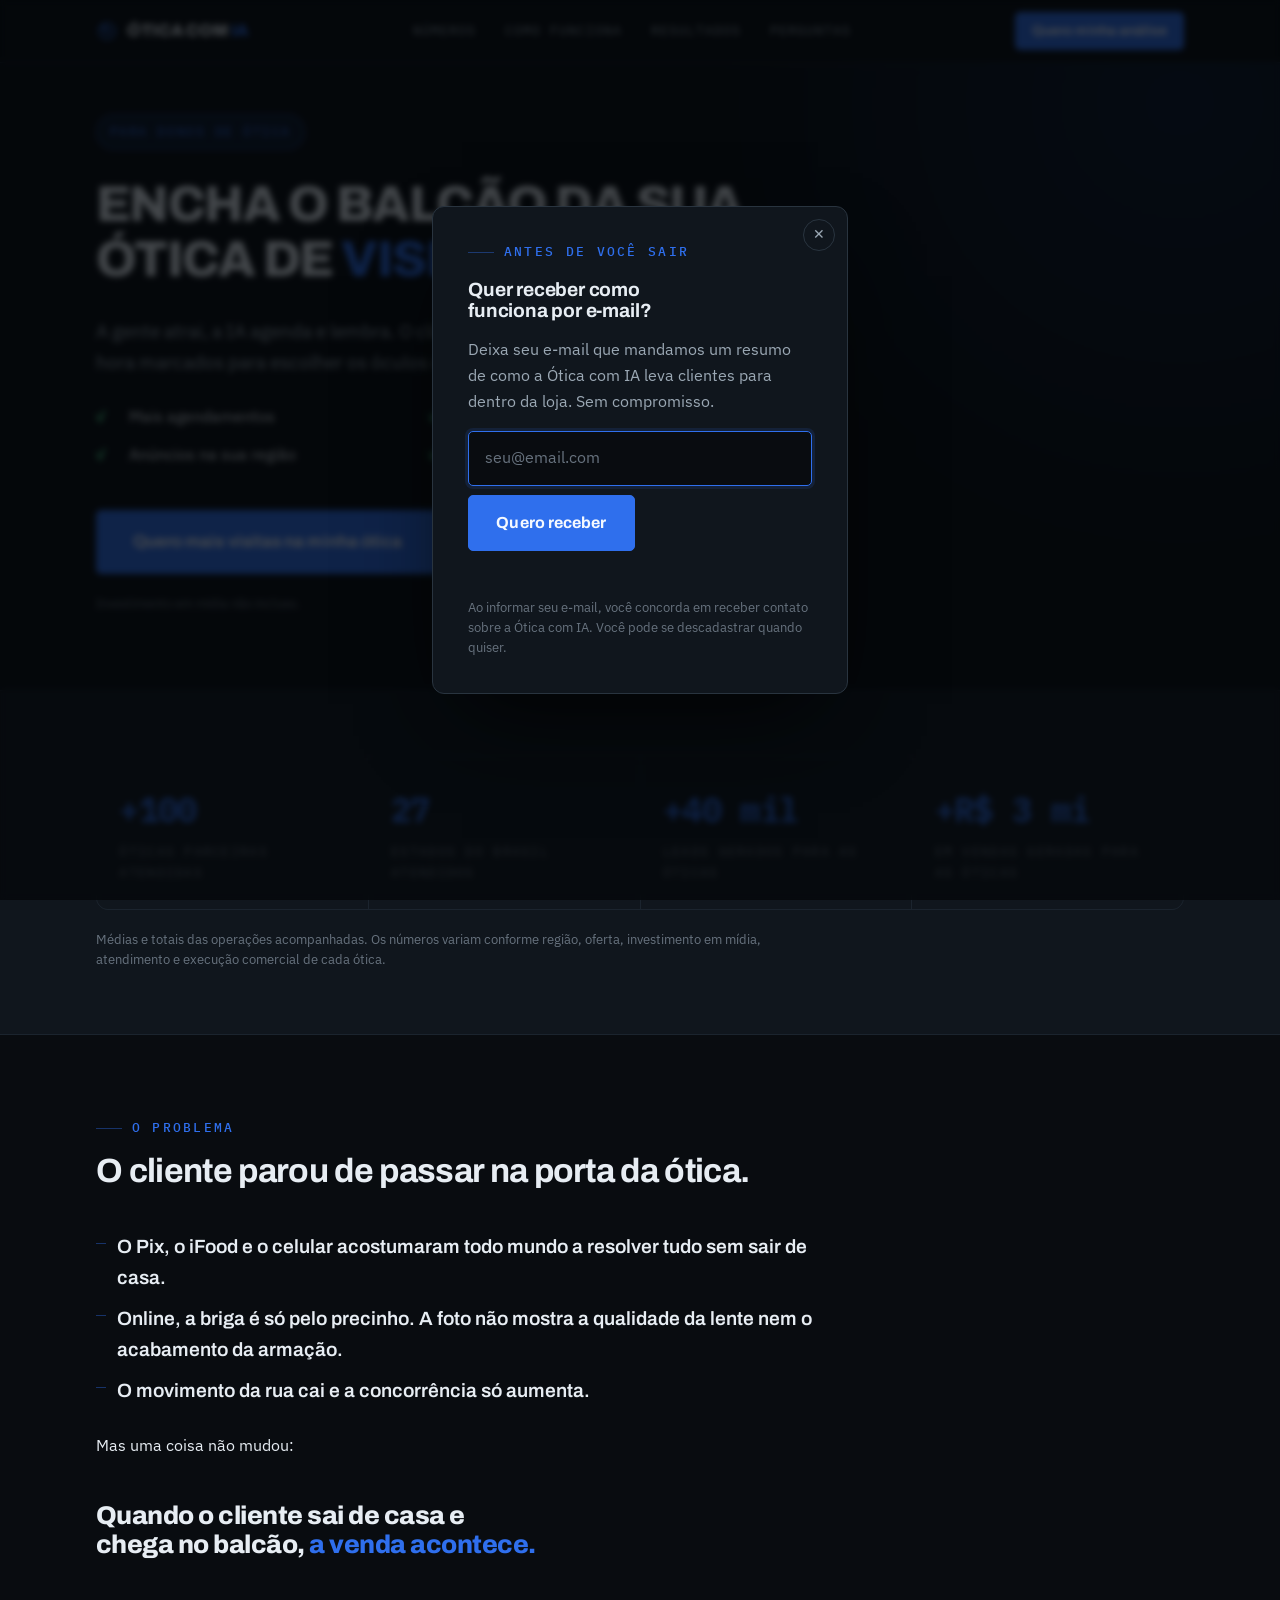
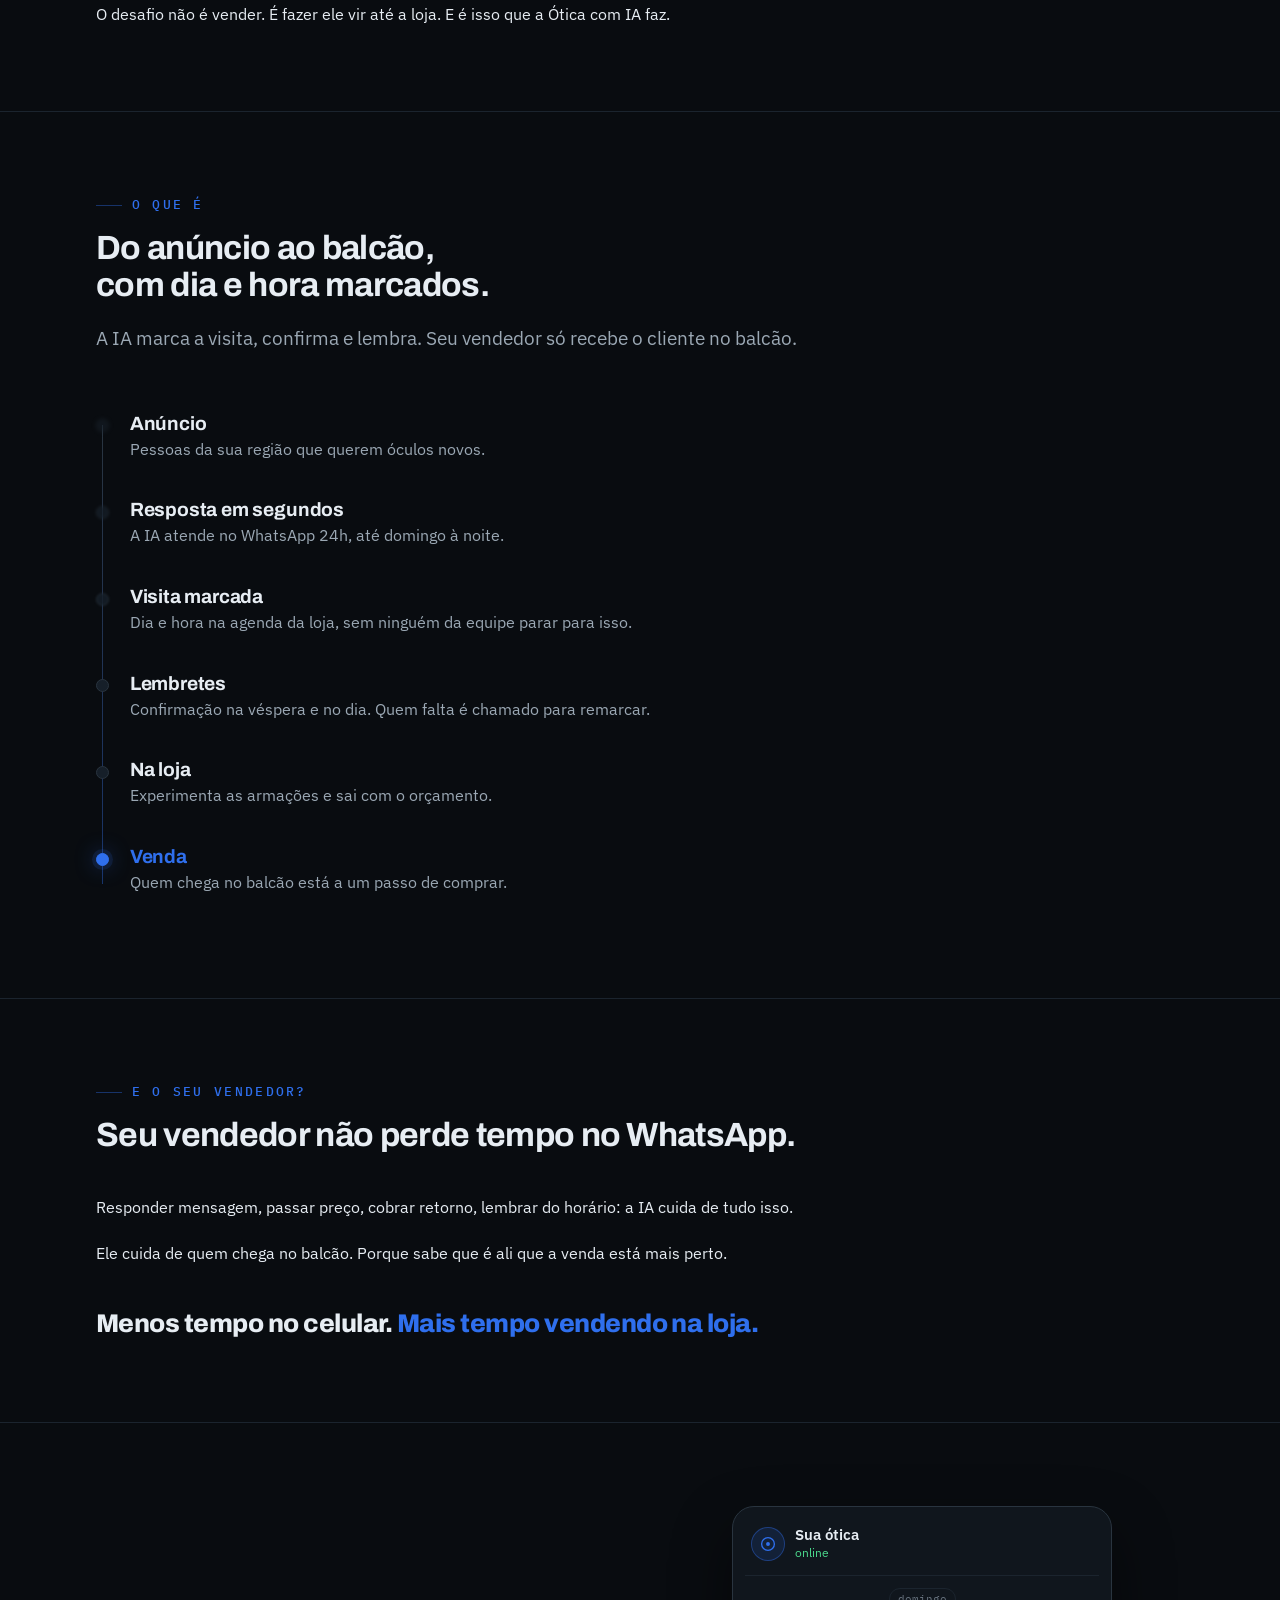
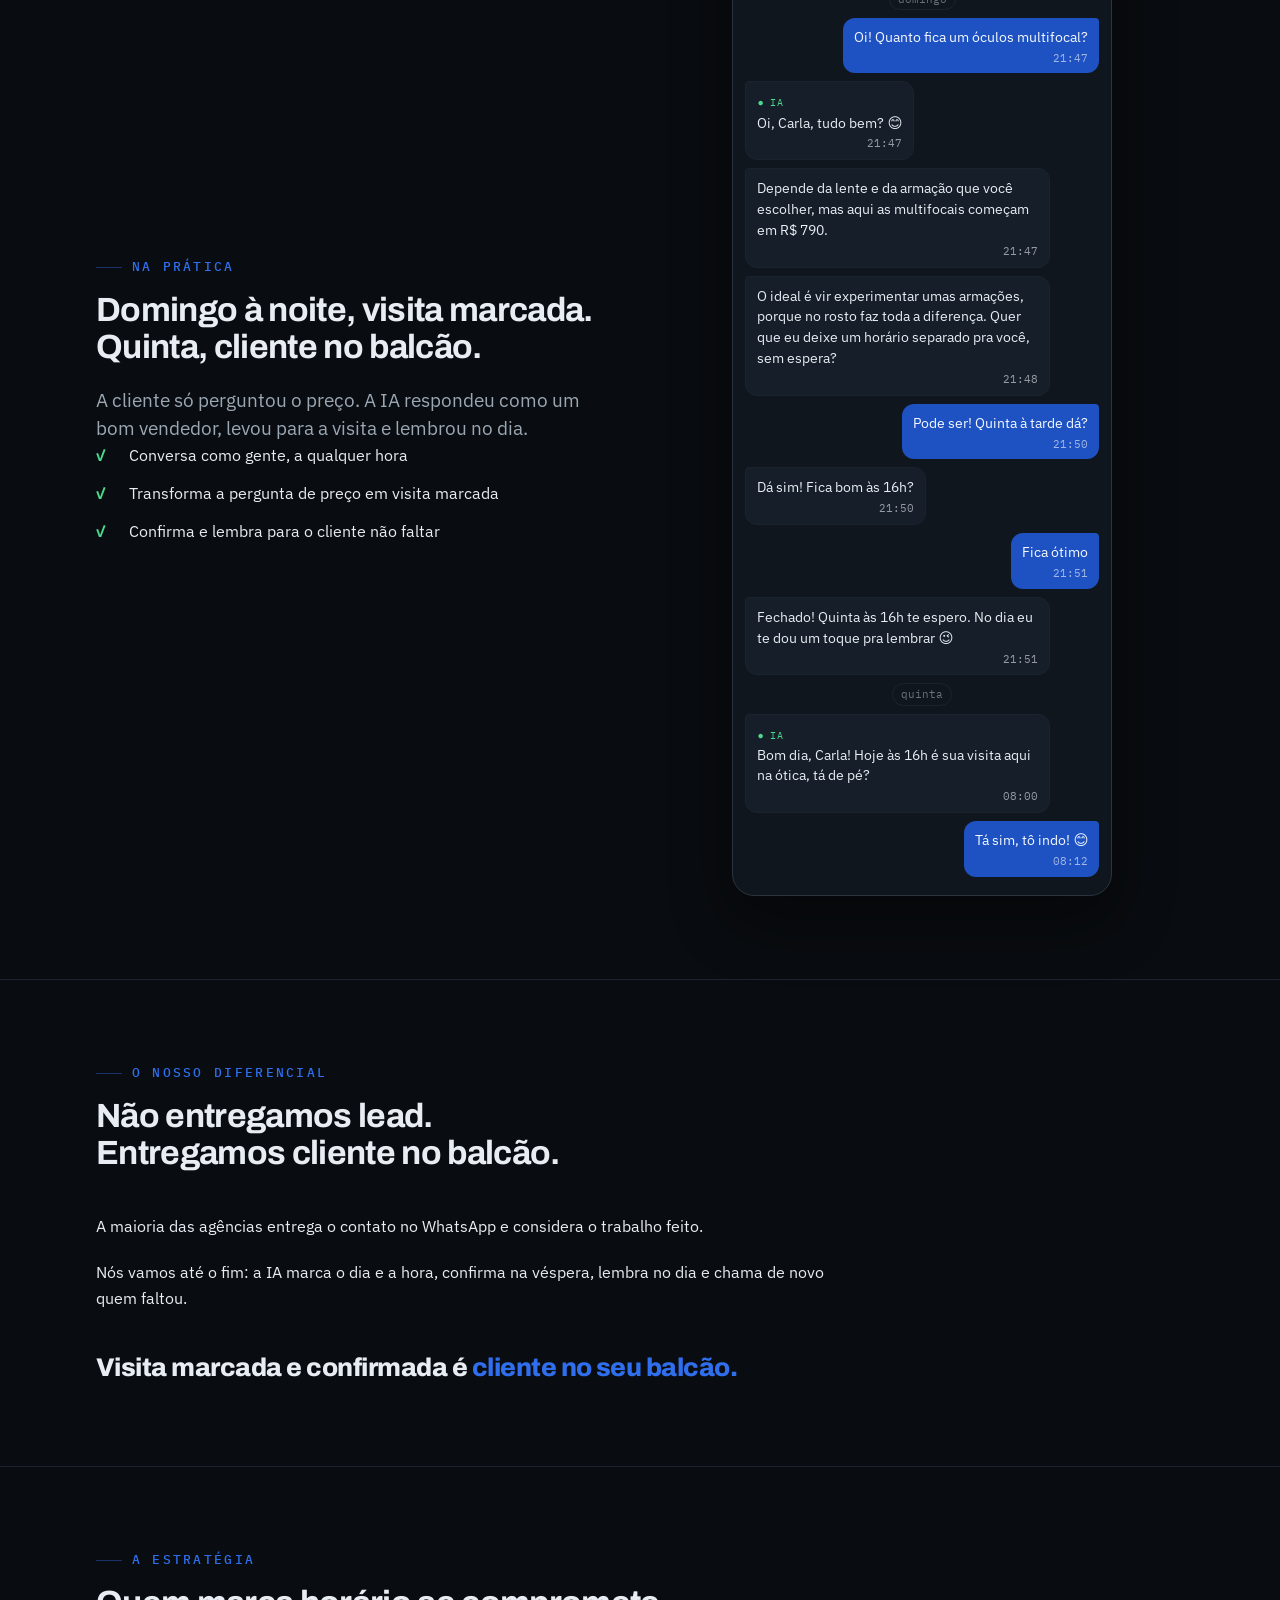
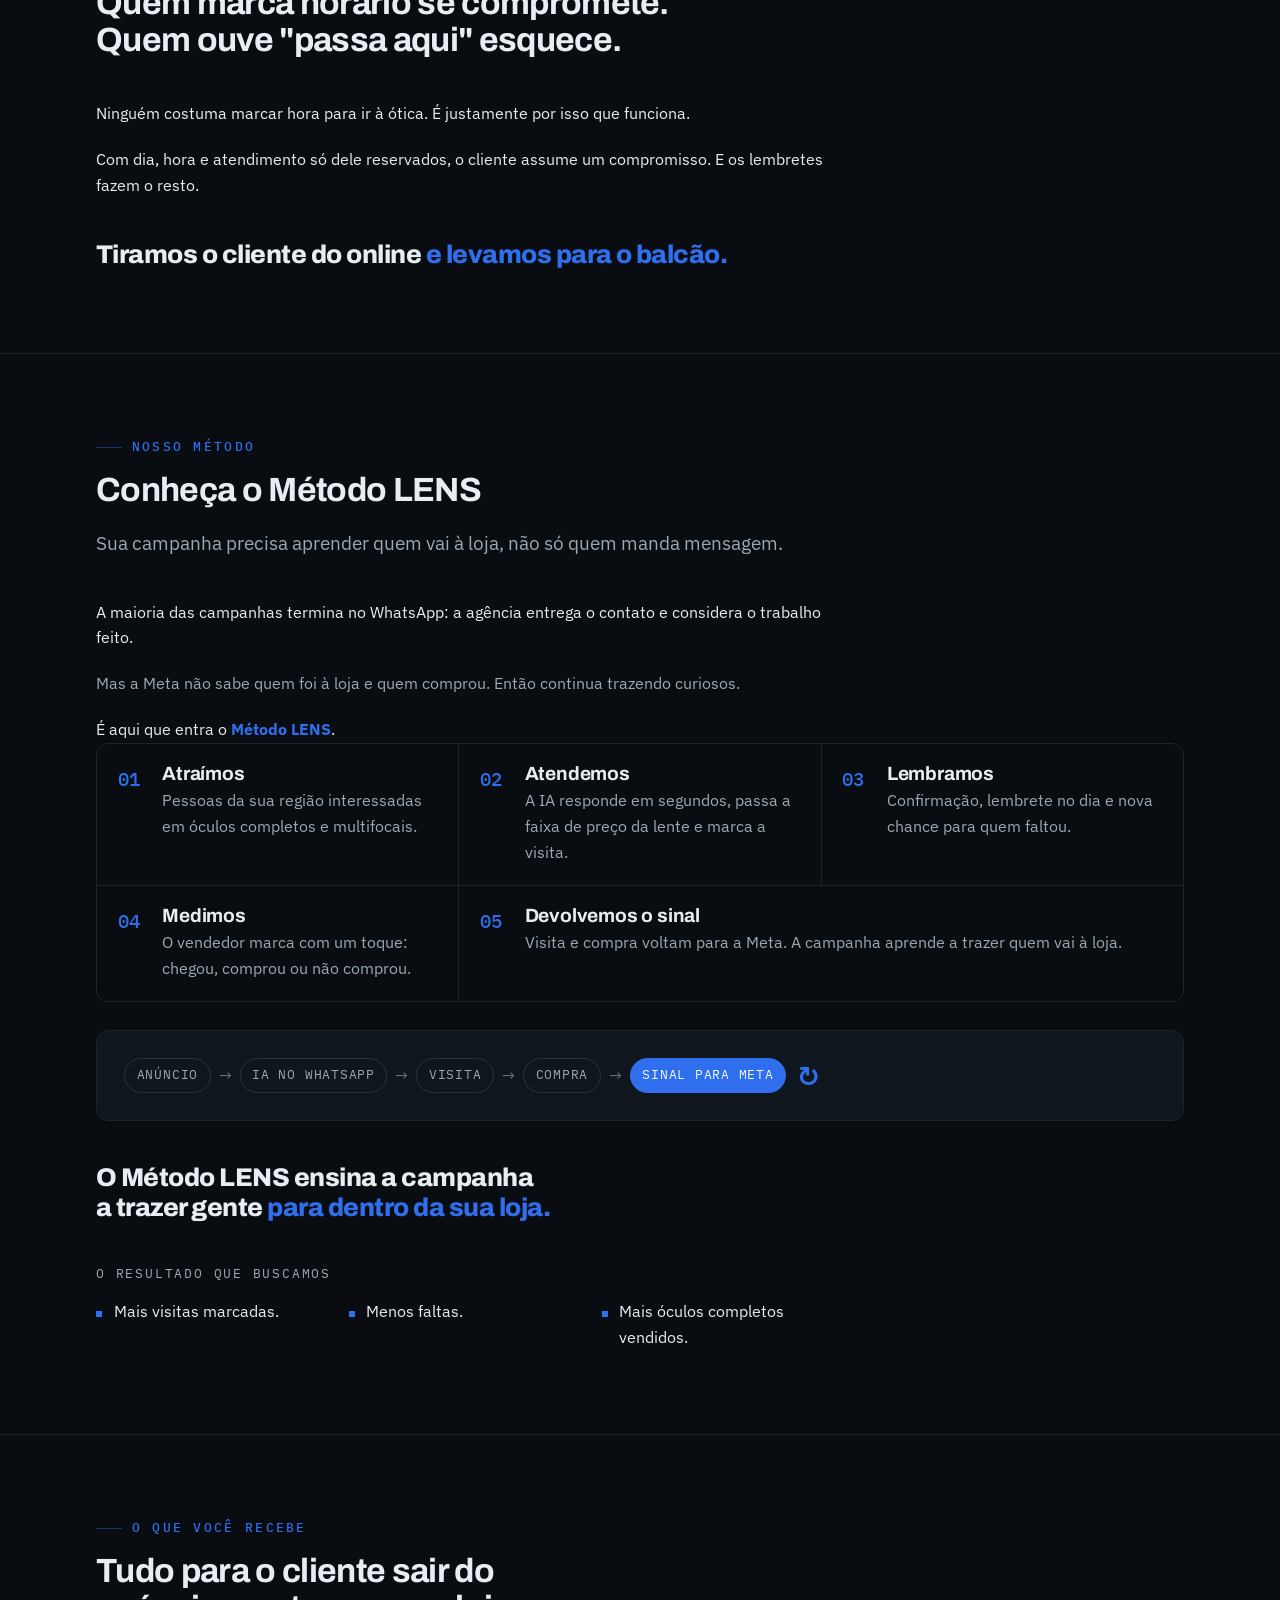
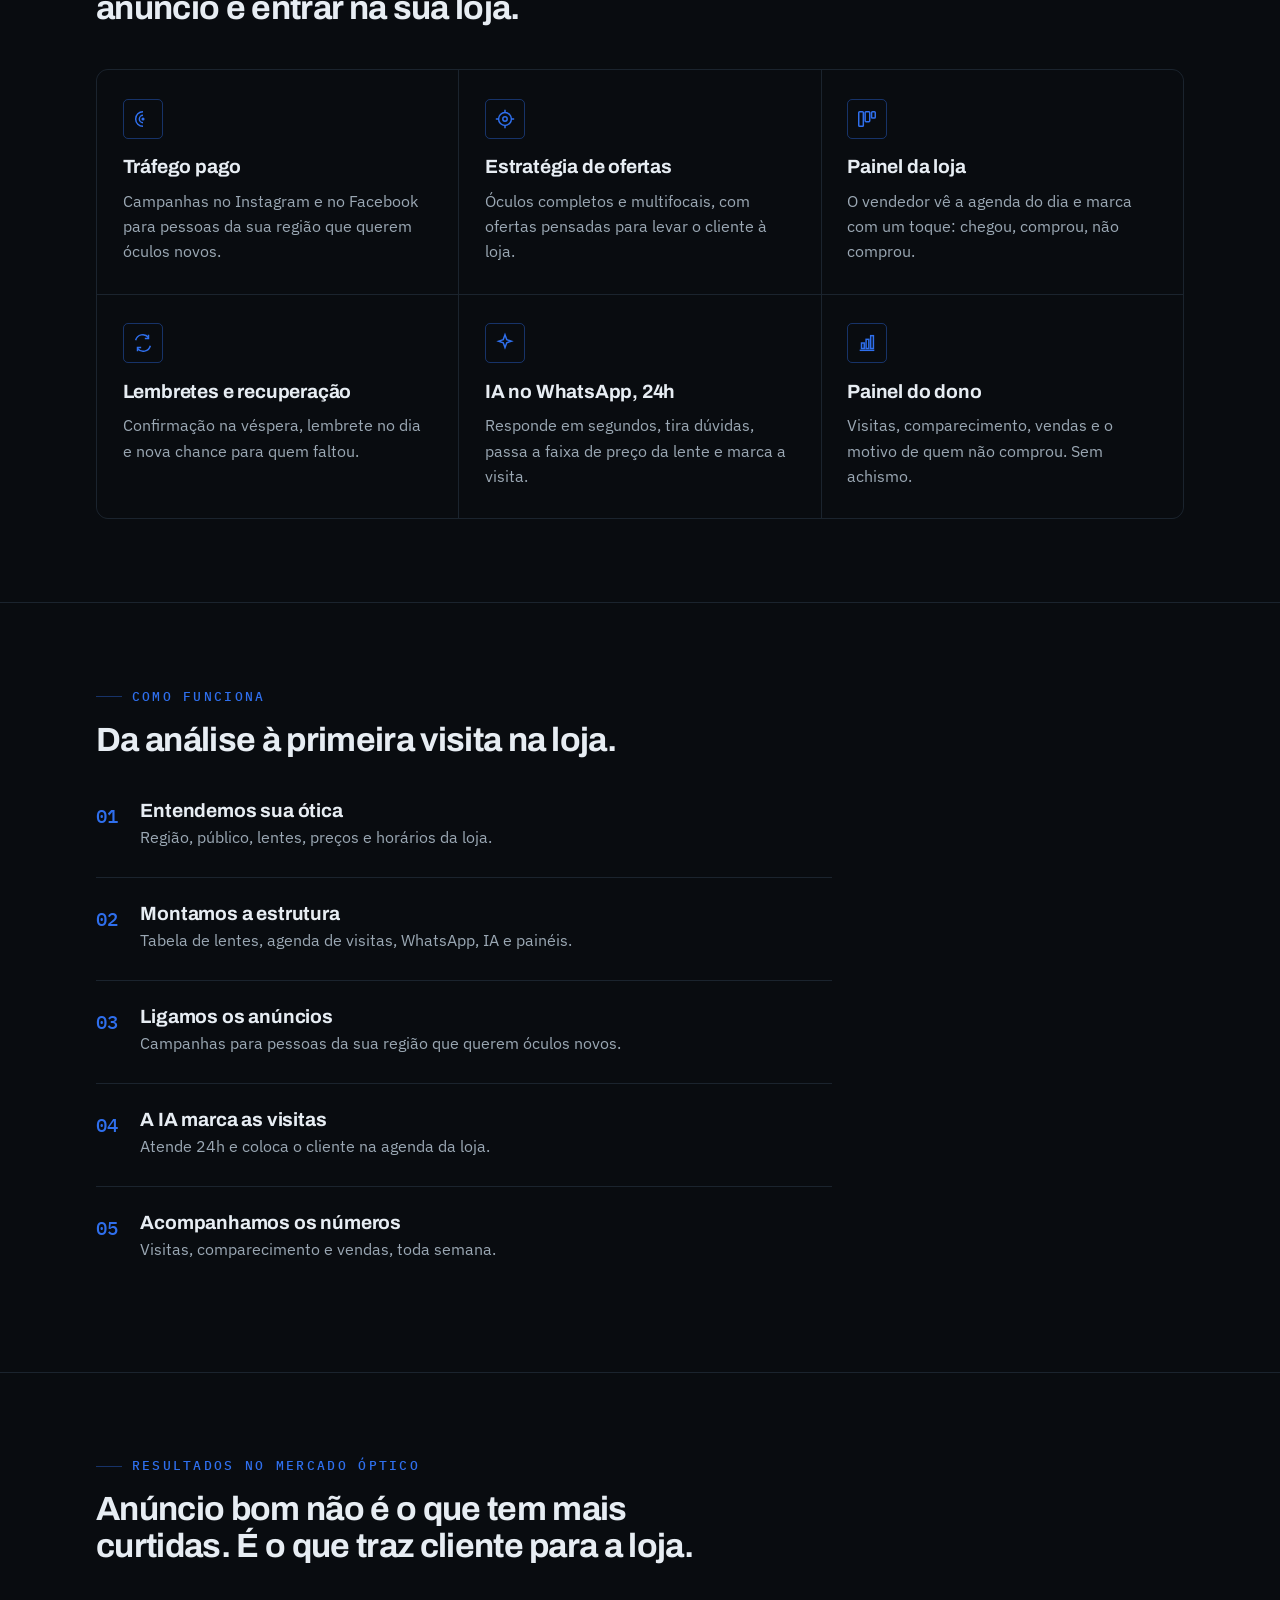
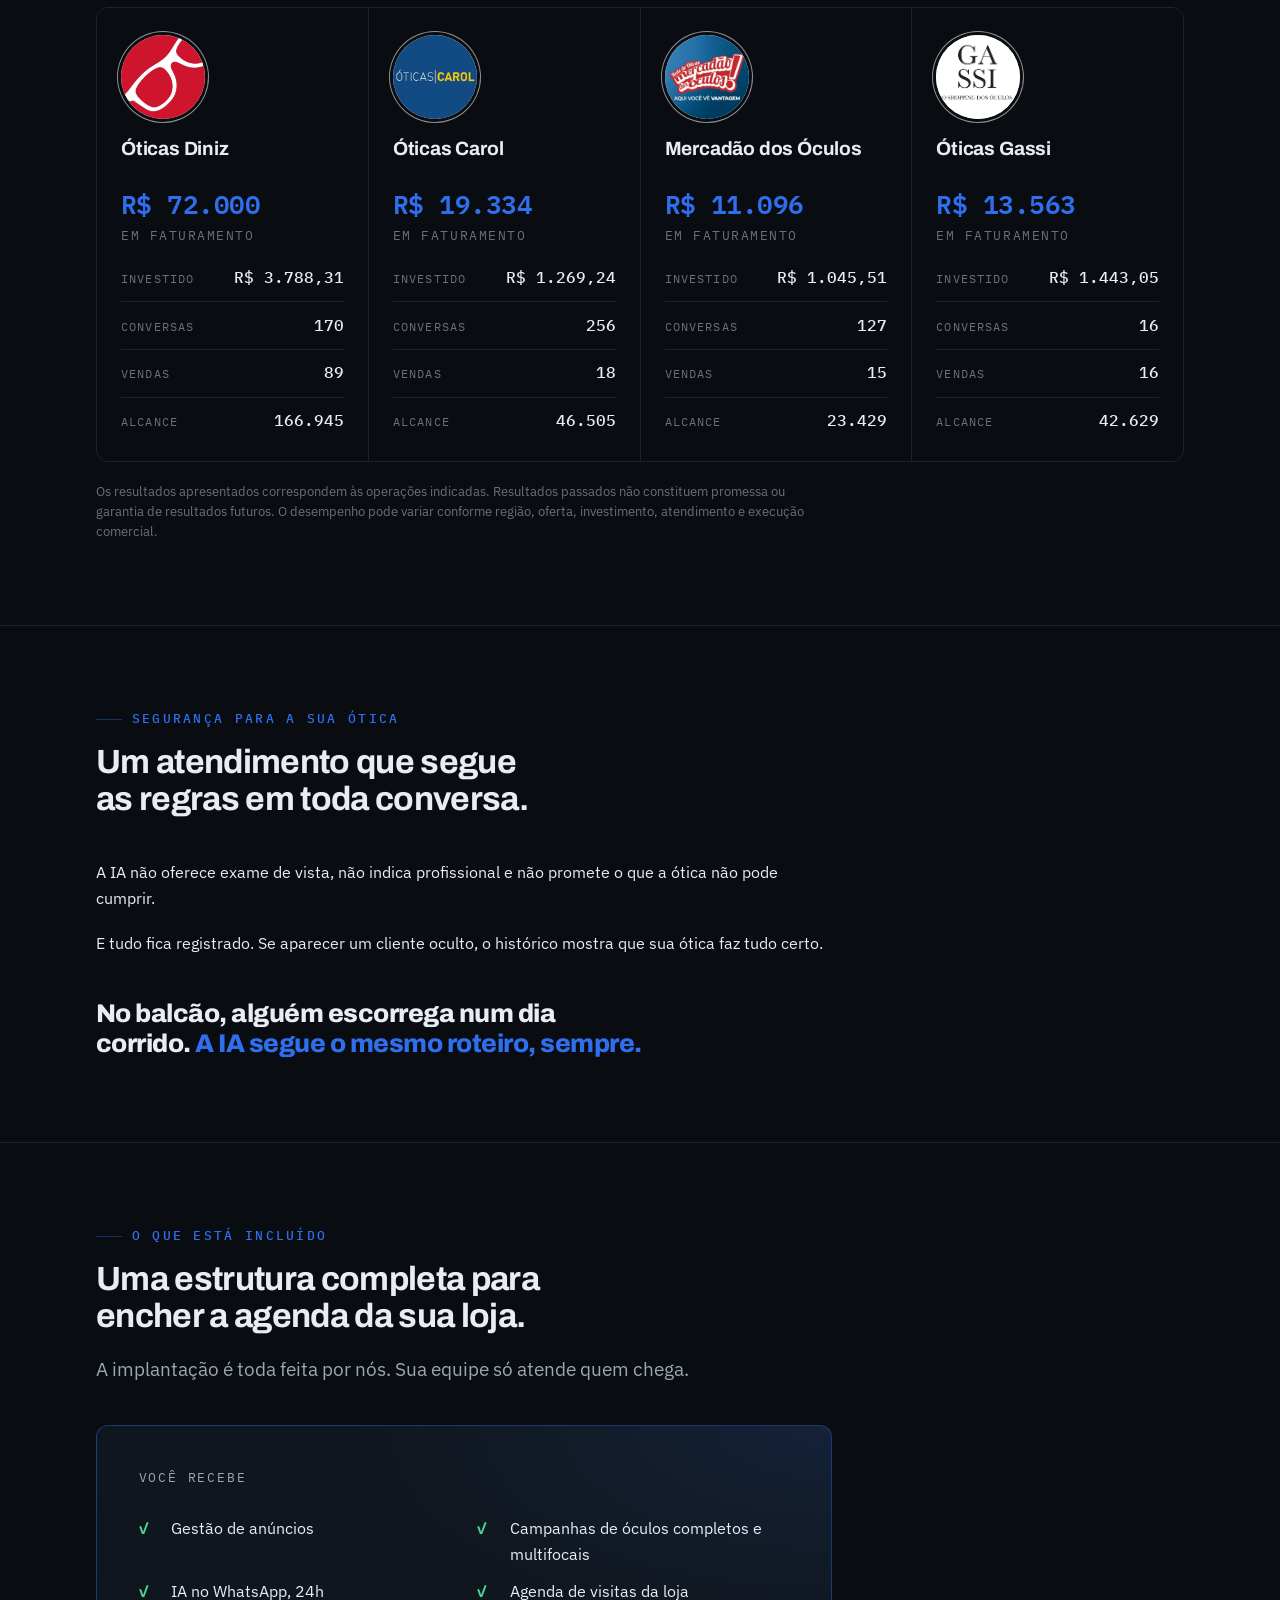
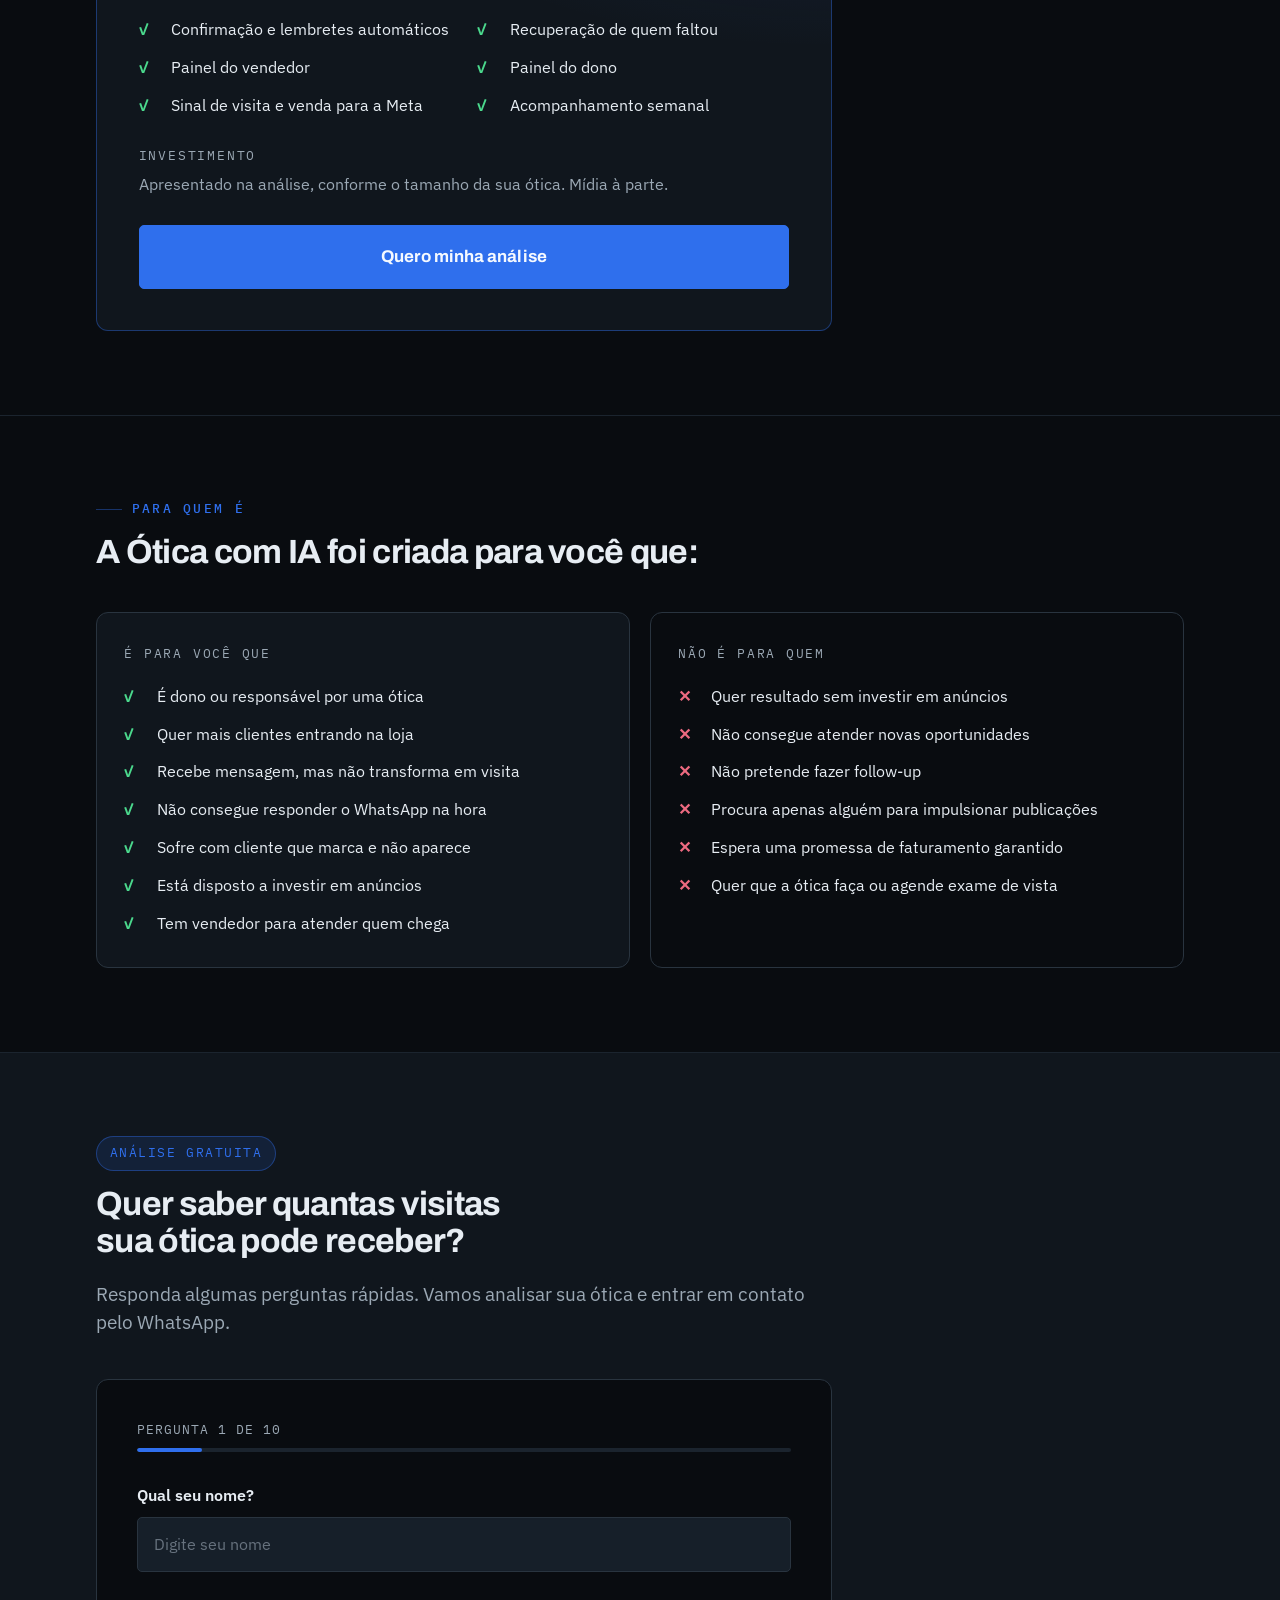
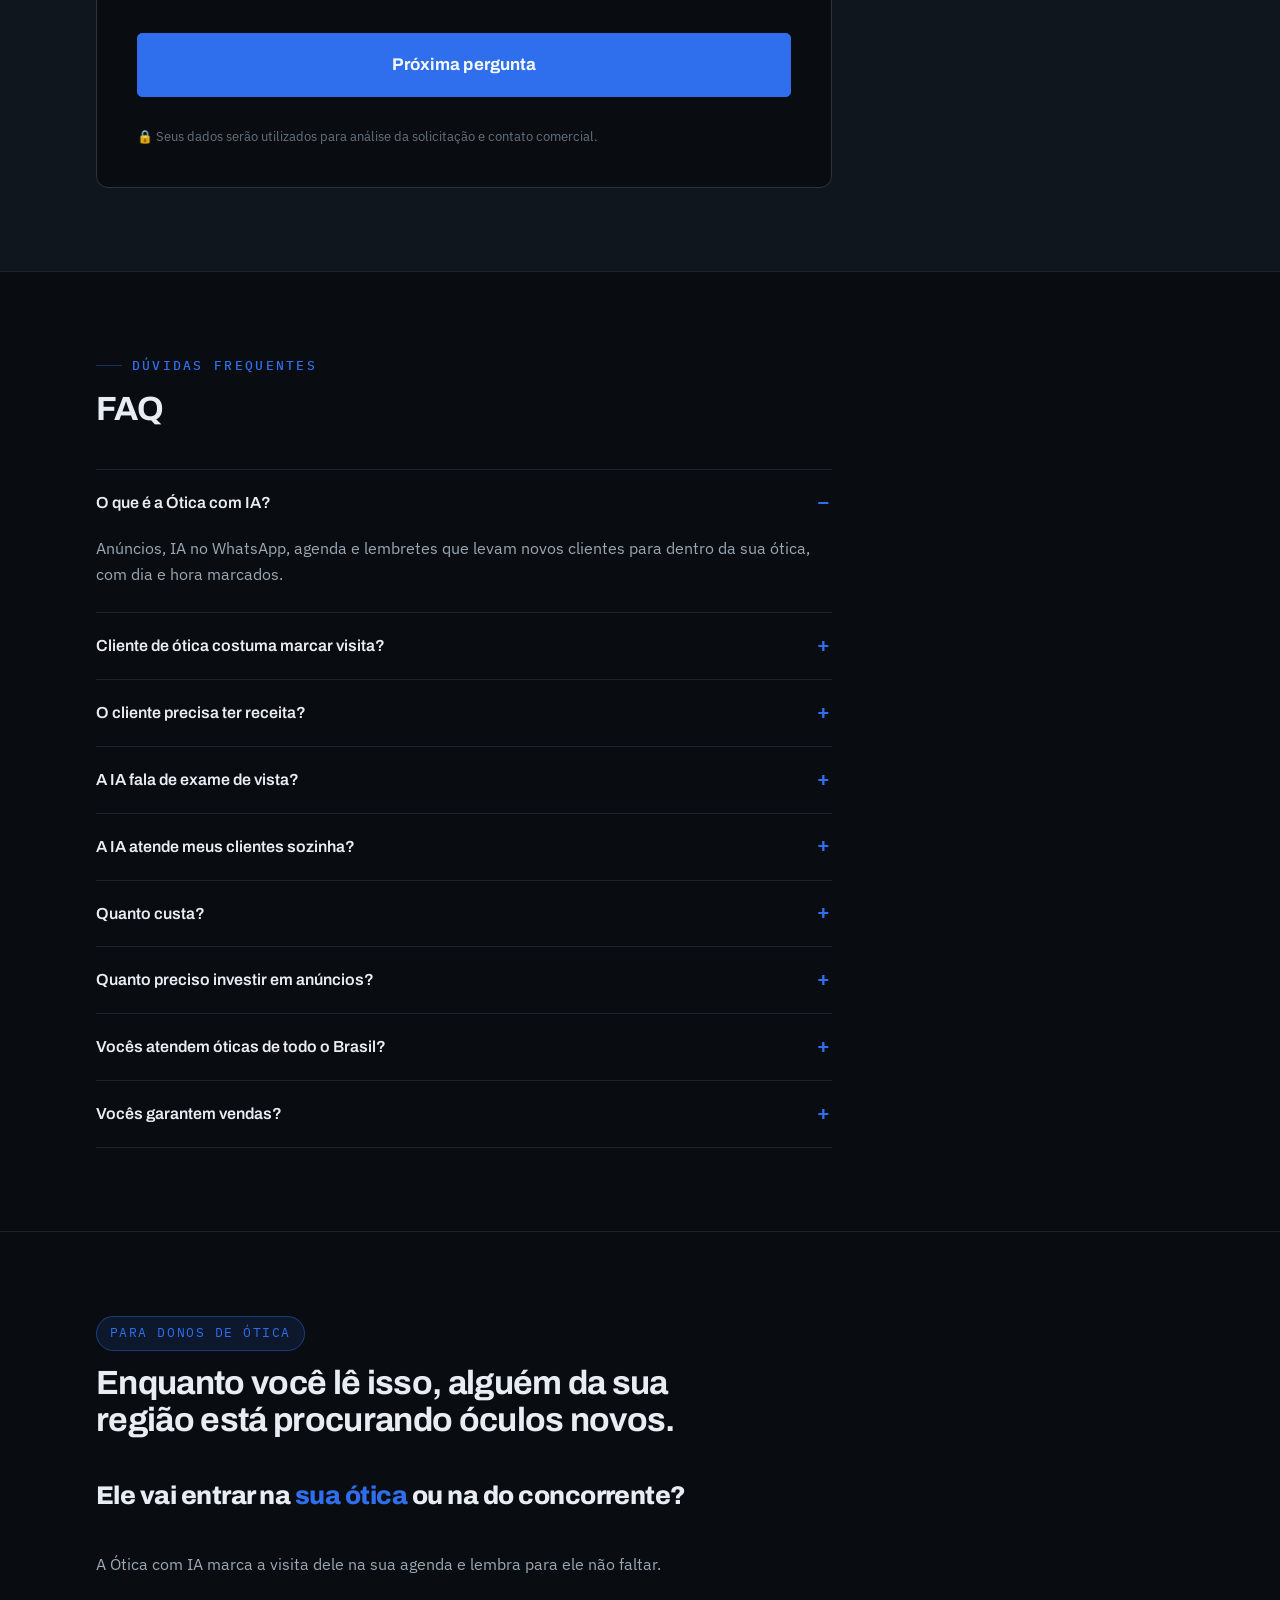
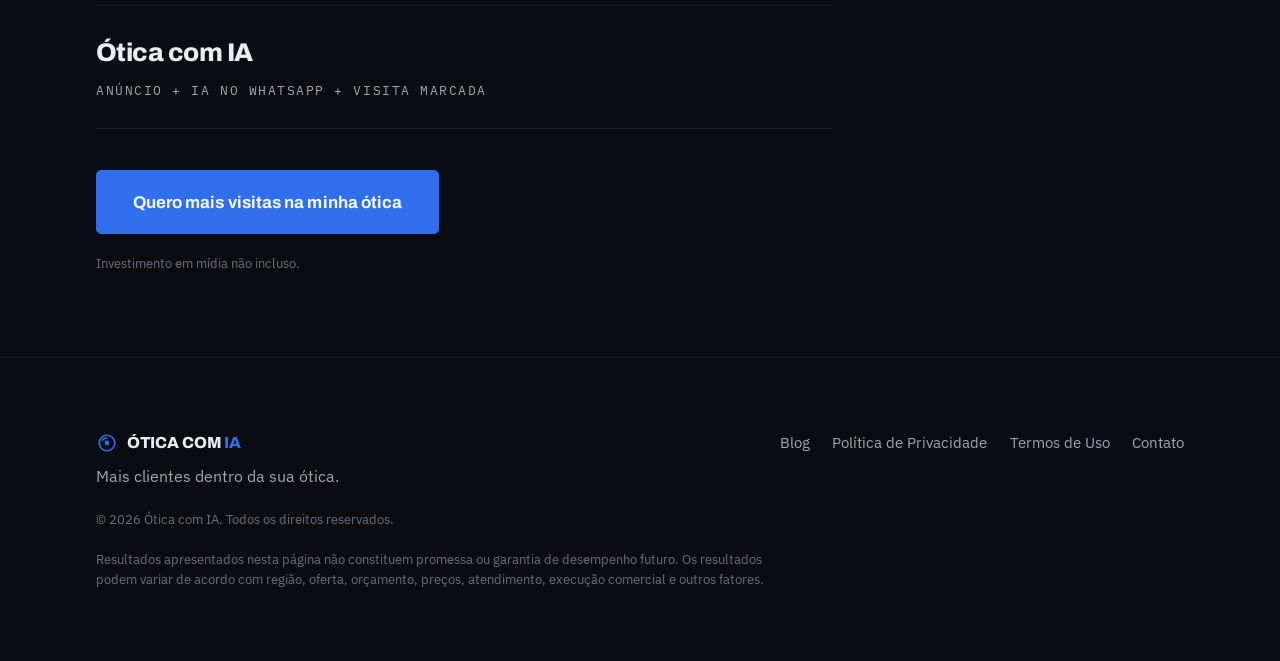
<file: index.html>
<!DOCTYPE html>
<html lang="pt-BR">
<head>
<meta charset="utf-8">
<meta name="viewport" content="width=device-width, initial-scale=1">
<title>Ótica com IA: mais visitas marcadas no balcão da sua ótica</title>

<!-- Google Tag Manager -->
<script>(function(w,d,s,l,i){w[l]=w[l]||[];w[l].push({'gtm.start':
new Date().getTime(),event:'gtm.js'});var f=d.getElementsByTagName(s)[0],
j=d.createElement(s),dl=l!='dataLayer'?'&l='+l:'';j.async=true;j.src=
'https://www.googletagmanager.com/gtm.js?id='+i+dl;f.parentNode.insertBefore(j,f);
})(window,document,'script','dataLayer','GTM-P85Z4D55');</script>
<!-- End Google Tag Manager -->

<!-- Meta Pixel Code -->
<script>
!function(f,b,e,v,n,t,s)
{if(f.fbq)return;n=f.fbq=function(){n.callMethod?
n.callMethod.apply(n,arguments):n.queue.push(arguments)};
if(!f._fbq)f._fbq=n;n.push=n;n.loaded=!0;n.version='2.0';
n.queue=[];t=b.createElement(e);t.async=!0;
t.src=v;s=b.getElementsByTagName(e)[0];
s.parentNode.insertBefore(t,s)}(window, document,'script',
'https://connect.facebook.net/en_US/fbevents.js');
fbq('init', '1718677262582293');
fbq('track', 'PageView');
</script>
<noscript><img height="1" width="1" style="display:none"
src="https://www.facebook.com/tr?id=1718677262582293&ev=PageView&noscript=1"
/></noscript>
<!-- End Meta Pixel Code -->
<meta name="description" content="Encha o balcão da sua ótica de visitas marcadas: anúncios na sua região, IA que agenda pelo WhatsApp 24h e lembretes que garantem o comparecimento.">
<link rel="canonical" href="https://oticacomia.com.br/">
<meta property="og:type" content="website">
<meta property="og:locale" content="pt_BR">
<meta property="og:site_name" content="Ótica com IA">
<meta property="og:title" content="Ótica com IA: mais visitas marcadas no balcão da sua ótica">
<meta property="og:description" content="Encha o balcão da sua ótica de visitas marcadas: anúncios na sua região, IA que agenda pelo WhatsApp 24h e lembretes que garantem o comparecimento.">
<meta property="og:url" content="https://oticacomia.com.br/">
<script type="application/ld+json">
{
  "@context": "https://schema.org",
  "@graph": [
    {
      "@type": "Organization",
      "@id": "https://oticacomia.com.br/#org",
      "name": "Ótica com IA",
      "url": "https://oticacomia.com.br/",
      "sameAs": [
        "https://www.instagram.com/otica_com_ia/"
      ],
      "areaServed": "BR",
      "knowsAbout": [
        "marketing para óticas",
        "tráfego pago para óticas",
        "CRM para óticas",
        "agendamento de exame de vista",
        "inteligência artificial no atendimento"
      ]
    },
    {
      "@type": "WebSite",
      "@id": "https://oticacomia.com.br/#site",
      "url": "https://oticacomia.com.br/",
      "name": "Ótica com IA",
      "inLanguage": "pt-BR",
      "publisher": {
        "@id": "https://oticacomia.com.br/#org"
      }
    },
    {
      "@type": "Service",
      "name": "Visitas marcadas para óticas: anúncios, IA no WhatsApp e lembretes",
      "serviceType": "Marketing, agendamento de visitas e CRM para óticas",
      "description": "Anúncios na região, IA que atende pelo WhatsApp 24h e marca a visita na loja, lembretes de comparecimento e painéis de vendas para óticas.",
      "provider": {
        "@id": "https://oticacomia.com.br/#org"
      },
      "areaServed": {
        "@type": "Country",
        "name": "Brasil"
      },
      "audience": {
        "@type": "BusinessAudience",
        "audienceType": "Donos e gestores de óticas"
      },
      "url": "https://oticacomia.com.br/"
    },
    {
      "@type": "FAQPage",
      "@id": "https://oticacomia.com.br/#faq",
      "mainEntity": [
        {
          "@type": "Question",
          "name": "O que é a Ótica com IA?",
          "acceptedAnswer": {
            "@type": "Answer",
            "text": "Anúncios, IA no WhatsApp, agenda e lembretes que levam novos clientes para dentro da sua ótica, com dia e hora marcados."
          }
        },
        {
          "@type": "Question",
          "name": "Cliente de ótica costuma marcar visita?",
          "acceptedAnswer": {
            "@type": "Answer",
            "text": "Não costuma, e é por isso que funciona. A IA oferece um horário com atendimento só dele, sem espera. Quem marca se compromete, e os lembretes garantem o comparecimento."
          }
        },
        {
          "@type": "Question",
          "name": "O cliente precisa ter receita?",
          "acceptedAnswer": {
            "@type": "Answer",
            "text": "Não. Ele vem escolher a armação e o modelo de lente e sai com o orçamento. Com a receita, de qualquer profissional, a ótica acerta o grau."
          }
        },
        {
          "@type": "Question",
          "name": "A IA fala de exame de vista?",
          "acceptedAnswer": {
            "@type": "Answer",
            "text": "Não. Ela não oferece exame, não indica profissional e não promete o que a ótica não pode cumprir. Tudo fica registrado."
          }
        },
        {
          "@type": "Question",
          "name": "A IA atende meus clientes sozinha?",
          "acceptedAnswer": {
            "@type": "Answer",
            "text": "Sim, 24h: responde, tira dúvidas, passa a faixa de preço da lente e marca a visita. Sua equipe assume a conversa quando quiser."
          }
        },
        {
          "@type": "Question",
          "name": "Quanto custa?",
          "acceptedAnswer": {
            "@type": "Answer",
            "text": "O valor é apresentado na análise, conforme o tamanho da sua ótica. O investimento em anúncios é à parte."
          }
        },
        {
          "@type": "Question",
          "name": "Quanto preciso investir em anúncios?",
          "acceptedAnswer": {
            "@type": "Answer",
            "text": "Depende da região, do público e da oferta. Analisamos o seu cenário antes de definir a estratégia."
          }
        },
        {
          "@type": "Question",
          "name": "Vocês atendem óticas de todo o Brasil?",
          "acceptedAnswer": {
            "@type": "Answer",
            "text": "Sim. A operação é feita a distância, para óticas de qualquer região do país."
          }
        },
        {
          "@type": "Question",
          "name": "Vocês garantem vendas?",
          "acceptedAnswer": {
            "@type": "Answer",
            "text": "Não prometemos uma quantidade de vendas. O resultado depende da região, da oferta, do investimento, do preço e do atendimento na loja."
          }
        }
      ]
    }
  ]
}
</script>
<link rel="icon" href="data:image/svg+xml,%3Csvg xmlns='http://www.w3.org/2000/svg' viewBox='0 0 24 24' fill='none' stroke='%2327D3C4' stroke-width='1.8'%3E%3Ccircle cx='12' cy='12' r='8.5'/%3E%3Cpath d='M6.5 9.5A6.5 6.5 0 0 1 12 6.5'/%3E%3Ccircle cx='12' cy='12' r='2.6' fill='%2327D3C4' stroke='none'/%3E%3C/svg%3E">
<link rel="preconnect" href="https://fonts.googleapis.com">
<link rel="preconnect" href="https://fonts.gstatic.com" crossorigin>
<link rel="stylesheet" href="https://fonts.googleapis.com/css2?family=Archivo:wght@500;600;700;800;900&family=IBM+Plex+Mono:wght@400;500;600&family=IBM+Plex+Sans:wght@400;500;600&display=swap">
<link rel="stylesheet" href="assets/styles.css">
<style>
  /* ---- só desta página: conversa de WhatsApp de exemplo (igual à LP do Agendamento) ---- */
  .demo { display: grid; gap: var(--space-l); align-items: center; }
  @media (min-width: 900px) { .demo { grid-template-columns: 1fr 1fr; } }
  .phone {
    max-width: 380px; width: 100%; margin-inline: auto;
    background: var(--surface); border: 1px solid var(--line); border-radius: 22px;
    padding: 14px 12px 18px; box-shadow: 0 24px 60px rgba(0,0,0,.45);
  }
  .phone__bar {
    display: flex; align-items: center; gap: 10px; padding: 4px 6px 12px;
    border-bottom: 1px solid var(--line-soft); margin-bottom: 12px;
  }
  .phone__avatar {
    width: 34px; height: 34px; border-radius: 50%; display: grid; place-items: center;
    background: var(--accent-soft); color: var(--accent); border: 1px solid var(--accent-line);
  }
  .phone__avatar svg { width: 18px; height: 18px; }
  .phone__name { font-weight: 600; font-size: .95rem; line-height: 1.2; }
  .phone__status { font-size: .75rem; color: var(--pos); }
  .chat { display: flex; flex-direction: column; gap: 8px; font-size: .9rem; line-height: 1.45; }
  .msg { max-width: 86%; padding: 9px 11px 7px; border-radius: 12px; }
  .msg--in  { align-self: flex-start; background: var(--surface-2); border: 1px solid var(--line-soft); border-top-left-radius: 4px; }
  .msg--out { align-self: flex-end; background: var(--accent-deep); color: var(--accent-ink); border-top-right-radius: 4px; }
  .msg__time { display: block; text-align: right; font-size: .68rem; opacity: .6; margin-top: 3px; font-family: var(--font-mono); }
  .msg__btns { display: grid; gap: 4px; margin-top: 8px; }
  .msg__btn {
    text-align: center; padding: 7px; border-radius: 8px; font-size: .85rem; font-weight: 600;
    color: var(--accent); background: rgba(47,111,237,.08); border: 1px solid var(--accent-line);
  }
  .msg__btn--on { background: var(--accent); color: var(--accent-ink); }
  .chat__day {
    align-self: center; font-family: var(--font-mono); font-size: .7rem; color: var(--text-mute);
    padding: 2px 8px; border: 1px solid var(--line-soft); border-radius: 999px;
  }
  .ia-tag {
    display: inline-block; font-family: var(--font-mono); font-size: .65rem; letter-spacing: .04em;
    color: var(--pos); margin-bottom: 2px;
  }
</style>
</head>
<body>

<!-- Google Tag Manager (noscript) -->
<noscript><iframe src="https://www.googletagmanager.com/ns.html?id=GTM-P85Z4D55"
height="0" width="0" style="display:none;visibility:hidden"></iframe></noscript>
<!-- End Google Tag Manager (noscript) -->

<!-- ============ HEADER ============ -->
<header class="site-header">
  <div class="wrap">
    <a class="brand" href="#top" aria-label="Ótica com IA — início">
      <svg viewBox="0 0 24 24" fill="none" stroke="currentColor" stroke-width="1.8" aria-hidden="true">
        <circle cx="12" cy="12" r="8.5"></circle>
        <path d="M6.5 9.5A6.5 6.5 0 0 1 12 6.5"></path>
        <circle cx="12" cy="12" r="2.6" fill="currentColor" stroke="none"></circle>
      </svg>
      <span>ÓTICA COM <span class="accent">IA</span></span>
    </a>
    <nav class="site-nav" aria-label="Seções da página">
      <a href="#prova">Números</a>
      <a href="#como-funciona">Como funciona</a>
      <a href="#resultados">Resultados</a>
      <a href="#faq">Perguntas</a>
    </nav>
    <a class="btn btn--sm" href="#formulario">Quero minha análise</a>
  </div>
</header>

<main id="top">

  <!-- ============ 01 · HERO ============ -->
  <section class="section hero" aria-labelledby="hero-title">
    <div class="wrap">
      <div class="hero__inner">
        <p class="badge">Para donos de ótica</p>
        <h1 id="hero-title">ENCHA O BALCÃO DA SUA ÓTICA DE <span class="accent">VISITAS MARCADAS</span></h1>
        <p class="hero__sub dim">A gente atrai, a IA agenda e lembra. O cliente chega no dia e na hora marcados para escolher os óculos com o seu vendedor.</p>

        <ul class="checklist checklist--pos checklist--2col hero__checks">
          <li>Mais agendamentos</li>
          <li>Mais comparecimento</li>
          <li>Anúncios na sua região</li>
          <li>IA no WhatsApp, 24h</li>
        </ul>

        <div class="cta-row">
          <a class="btn btn--lg" href="#formulario">Quero mais visitas na minha ótica</a>
        </div>

        <p class="fineprint">Investimento em mídia não incluso.</p>
      </div>
    </div>
  </section>

  <!-- ============ 02 · NÚMEROS DA OPERAÇÃO ============ -->
  <section class="section section--stats" id="prova" aria-label="Números da operação">
    <div class="wrap">
      <div class="section__inner section__inner--wide">
        <ul class="stats">
          <li>
            <span class="stats__v" data-target="100" data-prefix="+">+100</span>
            <span class="stats__k">óticas parceiras atendidas</span>
          </li>
          <li>
            <span class="stats__v" data-target="27">27</span>
            <span class="stats__k">estados do Brasil atendidos</span>
          </li>
          <li>
            <span class="stats__v" data-target="40" data-prefix="+" data-suffix="&nbsp;mil">+40&nbsp;mil</span>
            <span class="stats__k">leads gerados para as óticas</span>
          </li>
          <li>
            <span class="stats__v" data-target="3" data-prefix="+R$&nbsp;" data-suffix="&nbsp;mi">+R$&nbsp;3&nbsp;mi</span>
            <span class="stats__k">em vendas geradas para as óticas</span>
          </li>
        </ul>
        <p class="fineprint">Médias e totais das operações acompanhadas. Os números variam conforme região, oferta, investimento em mídia, atendimento e execução comercial de cada ótica.</p>
      </div>
    </div>
  </section>

  <!-- ============ 03 · O PROBLEMA ============ -->
  <section class="section" aria-labelledby="s3-title">
    <div class="wrap">
      <div class="section__inner">
        <div class="section-head">
          <p class="eyebrow">O problema</p>
          <h2 id="s3-title">O cliente parou de passar na porta da ótica.</h2>
        </div>
        <div class="section-body">
          <ul class="q-list">
            <li>O Pix, o iFood e o celular acostumaram todo mundo a resolver tudo sem sair de casa.</li>
            <li>Online, a briga é só pelo precinho. A foto não mostra a qualidade da lente nem o acabamento da armação.</li>
            <li>O movimento da rua cai e a concorrência só aumenta.</li>
          </ul>

          <p>Mas uma coisa não mudou:</p>

          <p class="big-statement">Quando o cliente sai de casa e chega no balcão, <span class="accent">a venda acontece.</span></p>

          <p>O desafio não é vender. É fazer ele vir até a loja. E é isso que a Ótica com IA faz.</p>
        </div>
      </div>
    </div>
  </section>

  <!-- ============ 04 · O QUE É A ÓTICA COM IA ============ -->
  <section class="section" aria-labelledby="s4-title">
    <div class="wrap">
      <div class="section__inner">
        <div class="section-head">
          <p class="eyebrow">O que é</p>
          <h2 id="s4-title">Do anúncio ao balcão, com dia e hora marcados.</h2>
          <p class="lede dim">A IA marca a visita, confirma e lembra. Seu vendedor só recebe o cliente no balcão.</p>
        </div>
        <div class="section-body">
          <ol class="corridor" aria-label="Do anúncio à venda">
            <li class="corridor__row">
              <span class="corridor__dot" aria-hidden="true"></span>
              <div><h3>Anúncio</h3><p class="dim">Pessoas da sua região que querem óculos novos.</p></div>
            </li>
            <li class="corridor__row">
              <span class="corridor__dot" aria-hidden="true"></span>
              <div><h3>Resposta em segundos</h3><p class="dim">A IA atende no WhatsApp 24h, até domingo à noite.</p></div>
            </li>
            <li class="corridor__row">
              <span class="corridor__dot" aria-hidden="true"></span>
              <div><h3>Visita marcada</h3><p class="dim">Dia e hora na agenda da loja, sem ninguém da equipe parar para isso.</p></div>
            </li>
            <li class="corridor__row">
              <span class="corridor__dot" aria-hidden="true"></span>
              <div><h3>Lembretes</h3><p class="dim">Confirmação na véspera e no dia. Quem falta é chamado para remarcar.</p></div>
            </li>
            <li class="corridor__row">
              <span class="corridor__dot" aria-hidden="true"></span>
              <div><h3>Na loja</h3><p class="dim">Experimenta as armações e sai com o orçamento.</p></div>
            </li>
            <li class="corridor__row corridor__row--goal">
              <span class="corridor__dot" aria-hidden="true"></span>
              <div><h3>Venda</h3><p class="dim">Quem chega no balcão está a um passo de comprar.</p></div>
            </li>
          </ol>

          </div>
      </div>
    </div>
  </section>

  <!-- ============ 04B · O VENDEDOR ============ -->
  <section class="section" aria-labelledby="s4b-title">
    <div class="wrap">
      <div class="section__inner">
        <div class="section-head">
          <p class="eyebrow">E o seu vendedor?</p>
          <h2 id="s4b-title">Seu vendedor não perde tempo no WhatsApp.</h2>
        </div>
        <div class="section-body">
          <p>Responder mensagem, passar preço, cobrar retorno, lembrar do horário: a IA cuida de tudo isso.</p>
          <p>Ele cuida de quem chega no balcão. Porque sabe que é ali que a venda está mais perto.</p>
          <p class="big-statement">Menos tempo no celular. <span class="accent">Mais tempo vendendo na loja.</span></p>
        </div>
      </div>
    </div>
  </section>

  <!-- ============ 04C · NA PRÁTICA (WhatsApp) ============ -->
  <section class="section" id="ia-na-pratica" aria-labelledby="s4c-title">
    <div class="wrap">
      <div class="section__inner section__inner--wide">
        <div class="demo">
          <div>
            <div class="section-head">
              <p class="eyebrow">Na prática</p>
              <h2 id="s4c-title">Domingo à noite, visita marcada. Quinta, cliente no balcão.</h2>
              <p class="lede dim">A cliente só perguntou o preço. A IA respondeu como um bom vendedor, levou para a visita e lembrou no dia.</p>
            </div>
            <ul class="checklist checklist--pos">
              <li>Conversa como gente, a qualquer hora</li>
              <li>Transforma a pergunta de preço em visita marcada</li>
              <li>Confirma e lembra para o cliente não faltar</li>
            </ul>
          </div>

          <div class="phone" role="img" aria-label="Exemplo de conversa no WhatsApp: a cliente pergunta o preço, a IA reserva a visita e a cliente confirma no dia">
            <div class="phone__bar">
              <span class="phone__avatar" aria-hidden="true">
                <svg viewBox="0 0 24 24" fill="none" stroke="currentColor" stroke-width="1.8"><circle cx="12" cy="12" r="8.5"></circle><circle cx="12" cy="12" r="2.6" fill="currentColor" stroke="none"></circle></svg>
              </span>
              <div>
                <p class="phone__name">Sua ótica</p>
                <p class="phone__status">online</p>
              </div>
            </div>
            <div class="chat" aria-hidden="true">
              <span class="chat__day">domingo</span>
              <div class="msg msg--out">Oi! Quanto fica um óculos multifocal?<span class="msg__time">21:47</span></div>
              <div class="msg msg--in"><span class="ia-tag">● IA</span><br>Oi, Carla, tudo bem? 😊<span class="msg__time">21:47</span></div>
              <div class="msg msg--in">Depende da lente e da armação que você escolher, mas aqui as multifocais começam em R$ 790.<span class="msg__time">21:47</span></div>
              <div class="msg msg--in">O ideal é vir experimentar umas armações, porque no rosto faz toda a diferença. Quer que eu deixe um horário separado pra você, sem espera?<span class="msg__time">21:48</span></div>
              <div class="msg msg--out">Pode ser! Quinta à tarde dá?<span class="msg__time">21:50</span></div>
              <div class="msg msg--in">Dá sim! Fica bom às 16h?<span class="msg__time">21:50</span></div>
              <div class="msg msg--out">Fica ótimo<span class="msg__time">21:51</span></div>
              <div class="msg msg--in">Fechado! Quinta às 16h te espero. No dia eu te dou um toque pra lembrar 😉<span class="msg__time">21:51</span></div>
              <span class="chat__day">quinta</span>
              <div class="msg msg--in"><span class="ia-tag">● IA</span><br>Bom dia, Carla! Hoje às 16h é sua visita aqui na ótica, tá de pé?<span class="msg__time">08:00</span></div>
              <div class="msg msg--out">Tá sim, tô indo! 😊<span class="msg__time">08:12</span></div>
            </div>
          </div>
        </div>
      </div>
    </div>
  </section>

  <!-- ============ 05 · NÃO É SÓ "IMPULSIONAR POST" ============ -->
  <section class="section" aria-labelledby="s5-title">
    <div class="wrap">
      <div class="section__inner">
        <div class="section-head">
          <p class="eyebrow">O nosso diferencial</p>
          <h2 id="s5-title">Não entregamos lead. Entregamos cliente no balcão.</h2>
        </div>
        <div class="section-body">
          <p>A maioria das agências entrega o contato no WhatsApp e considera o trabalho feito.</p>
          <p>Nós vamos até o fim: a IA marca o dia e a hora, confirma na véspera, lembra no dia e chama de novo quem faltou.</p>
          <p class="big-statement">Visita marcada e confirmada é <span class="accent">cliente no seu balcão.</span></p>
        </div>
      </div>
    </div>
  </section>

  <!-- ============ 05A · A ESTRATÉGIA (compromisso) ============ -->
  <section class="section" aria-labelledby="s5b-title">
    <div class="wrap">
      <div class="section__inner">
        <div class="section-head">
          <p class="eyebrow">A estratégia</p>
          <h2 id="s5b-title">Quem marca horário se compromete. Quem ouve "passa aqui" esquece.</h2>
        </div>
        <div class="section-body">
          <p>Ninguém costuma marcar hora para ir à ótica. É justamente por isso que funciona.</p>
          <p>Com dia, hora e atendimento só dele reservados, o cliente assume um compromisso. E os lembretes fazem o resto.</p>
          <p class="big-statement">Tiramos o cliente do online <span class="accent">e levamos para o balcão.</span></p>
        </div>
      </div>
    </div>
  </section>

  <!-- ============ 05B · MÉTODO LENS ============ -->
  <section class="section" id="metodo-lens" aria-labelledby="metodo-lens-title">
    <div class="wrap">
      <div class="section__inner section__inner--wide">
        <div class="section-head">
          <p class="eyebrow">Nosso método</p>
          <h2 id="metodo-lens-title">Conheça o Método LENS</h2>
          <p class="lede dim measure">Sua campanha precisa aprender quem vai à loja, não só quem manda mensagem.</p>
        </div>
        <div class="section-body">
          <div class="measure">
            <p>A maioria das campanhas termina no WhatsApp: a agência entrega o contato e considera o trabalho feito.</p>
            <p class="dim">Mas a Meta não sabe quem foi à loja e quem comprou. Então continua trazendo curiosos.</p>
            <p>É aqui que entra o <strong class="accent">Método LENS</strong>.</p>
          </div>

          <ol class="steps steps--grid">
            <li class="step">
              <span class="step__n">01</span>
              <div><h3>Atraímos</h3><p class="dim">Pessoas da sua região interessadas em óculos completos e multifocais.</p></div>
            </li>
            <li class="step">
              <span class="step__n">02</span>
              <div><h3>Atendemos</h3><p class="dim">A IA responde em segundos, passa a faixa de preço da lente e marca a visita.</p></div>
            </li>
            <li class="step">
              <span class="step__n">03</span>
              <div><h3>Lembramos</h3><p class="dim">Confirmação, lembrete no dia e nova chance para quem faltou.</p></div>
            </li>
            <li class="step">
              <span class="step__n">04</span>
              <div><h3>Medimos</h3><p class="dim">O vendedor marca com um toque: chegou, comprou ou não comprou.</p></div>
            </li>
            <li class="step">
              <span class="step__n">05</span>
              <div><h3>Devolvemos o sinal</h3><p class="dim">Visita e compra voltam para a Meta. A campanha aprende a trazer quem vai à loja.</p></div>
            </li>
          </ol>

          <div class="lens-flow" role="img" aria-label="Fluxo do Método LENS: Anúncio leva à IA no WhatsApp, que marca a Visita, que vira Compra, que devolve um Sinal para a Meta, e o ciclo recomeça">
            <span class="lens-flow__node">Anúncio</span>
            <span class="lens-flow__arrow" aria-hidden="true">→</span>
            <span class="lens-flow__node">IA no WhatsApp</span>
            <span class="lens-flow__arrow" aria-hidden="true">→</span>
            <span class="lens-flow__node">Visita</span>
            <span class="lens-flow__arrow" aria-hidden="true">→</span>
            <span class="lens-flow__node">Compra</span>
            <span class="lens-flow__arrow" aria-hidden="true">→</span>
            <span class="lens-flow__node lens-flow__node--accent">Sinal para Meta</span>
            <span class="lens-flow__loop" aria-hidden="true">↻</span>
          </div>

          <p class="big-statement measure">O Método LENS ensina a campanha a trazer gente <span class="accent">para dentro da sua loja.</span></p>

          <div class="measure">
            <p class="h-kicker">O resultado que buscamos</p>
            <ul class="tick-list tick-list--row">
              <li>Mais visitas marcadas.</li>
              <li>Menos faltas.</li>
              <li>Mais óculos completos vendidos.</li>
            </ul>
          </div>
        </div>
      </div>
    </div>
  </section>

  <!-- ============ 06 · O QUE VOCÊ RECEBE ============ -->
  <section class="section" aria-labelledby="s6-title">
    <div class="wrap">
      <div class="section__inner section__inner--wide">
        <div class="section-head">
          <p class="eyebrow">O que você recebe</p>
          <h2 id="s6-title">Tudo para o cliente sair do anúncio e entrar na sua loja.</h2>
        </div>
        <div class="section-body">
          <div class="cards">
            <article class="card">
              <span class="card__icon" aria-hidden="true">
                <svg viewBox="0 0 24 24" fill="none" stroke="currentColor" stroke-width="1.6"><path d="M4 12a8 8 0 0 1 8-8M4 12a8 8 0 0 0 8 8M8 12a4 4 0 0 1 4-4M8 12a4 4 0 0 0 4 4"/><circle cx="12" cy="12" r="1.7" fill="currentColor" stroke="none"/></svg>
              </span>
              <h3>Tráfego pago</h3>
              <p class="dim">Campanhas no Instagram e no Facebook para pessoas da sua região que querem óculos novos.</p>
            </article>

            <article class="card">
              <span class="card__icon" aria-hidden="true">
                <svg viewBox="0 0 24 24" fill="none" stroke="currentColor" stroke-width="1.6"><circle cx="12" cy="12" r="7"/><circle cx="12" cy="12" r="2.4"/><path d="M12 2v3.5M12 18.5V22M2 12h3.5M18.5 12H22"/></svg>
              </span>
              <h3>Estratégia de ofertas</h3>
              <p class="dim">Óculos completos e multifocais, com ofertas pensadas para levar o cliente à loja.</p>
            </article>

            <article class="card">
              <span class="card__icon" aria-hidden="true">
                <svg viewBox="0 0 24 24" fill="none" stroke="currentColor" stroke-width="1.6"><rect x="3" y="4" width="5" height="16" rx="1"/><rect x="10" y="4" width="5" height="11" rx="1"/><rect x="17" y="4" width="4" height="7" rx="1"/></svg>
              </span>
              <h3>Painel da loja</h3>
              <p class="dim">O vendedor vê a agenda do dia e marca com um toque: chegou, comprou, não comprou.</p>
            </article>

            <article class="card">
              <span class="card__icon" aria-hidden="true">
                <svg viewBox="0 0 24 24" fill="none" stroke="currentColor" stroke-width="1.6"><path d="M4 9a8 8 0 0 1 14-3M20 15a8 8 0 0 1-14 3"/><path d="M18 3v4h-4M6 21v-4h4"/></svg>
              </span>
              <h3>Lembretes e recuperação</h3>
              <p class="dim">Confirmação na véspera, lembrete no dia e nova chance para quem faltou.</p>
            </article>

            <article class="card">
              <span class="card__icon" aria-hidden="true">
                <svg viewBox="0 0 24 24" fill="none" stroke="currentColor" stroke-width="1.6"><path d="M12 3l1.9 5.3L19 10l-5.1 1.7L12 17l-1.9-5.3L5 10l5.1-1.7z"/></svg>
              </span>
              <h3>IA no WhatsApp, 24h</h3>
              <p class="dim">Responde em segundos, tira dúvidas, passa a faixa de preço da lente e marca a visita.</p>
            </article>

            <article class="card">
              <span class="card__icon" aria-hidden="true">
                <svg viewBox="0 0 24 24" fill="none" stroke="currentColor" stroke-width="1.6"><path d="M4 20h16"/><rect x="6" y="12" width="3" height="6"/><rect x="11" y="8" width="3" height="10"/><rect x="16" y="4" width="3" height="14"/></svg>
              </span>
              <h3>Painel do dono</h3>
              <p class="dim">Visitas, comparecimento, vendas e o motivo de quem não comprou. Sem achismo.</p>
            </article>
          </div>
        </div>
      </div>
    </div>
  </section>

  <!-- ============ 07 · COMO FUNCIONA ============ -->
  <section class="section" id="como-funciona" aria-labelledby="s7-title">
    <div class="wrap">
      <div class="section__inner">
        <div class="section-head">
          <p class="eyebrow">Como funciona</p>
          <h2 id="s7-title">Da análise à primeira visita na loja.</h2>
        </div>
        <div class="section-body">
          <ol class="steps">
            <li class="step">
              <span class="step__n">01</span>
              <div><h3>Entendemos sua ótica</h3><p class="dim">Região, público, lentes, preços e horários da loja.</p></div>
            </li>
            <li class="step">
              <span class="step__n">02</span>
              <div><h3>Montamos a estrutura</h3><p class="dim">Tabela de lentes, agenda de visitas, WhatsApp, IA e painéis.</p></div>
            </li>
            <li class="step">
              <span class="step__n">03</span>
              <div><h3>Ligamos os anúncios</h3><p class="dim">Campanhas para pessoas da sua região que querem óculos novos.</p></div>
            </li>
            <li class="step">
              <span class="step__n">04</span>
              <div><h3>A IA marca as visitas</h3><p class="dim">Atende 24h e coloca o cliente na agenda da loja.</p></div>
            </li>
            <li class="step">
              <span class="step__n">05</span>
              <div><h3>Acompanhamos os números</h3><p class="dim">Visitas, comparecimento e vendas, toda semana.</p></div>
            </li>
          </ol>
        </div>
      </div>
    </div>
  </section>

  <!-- ============ 08 · RESULTADOS ============ -->
  <section class="section" id="resultados" aria-labelledby="s8-title">
    <div class="wrap">
      <div class="section__inner section__inner--wide">
        <div class="section-head">
          <p class="eyebrow">Resultados no mercado óptico</p>
          <h2 id="s8-title">Anúncio bom não é o que tem mais curtidas. É o que traz cliente para a loja.</h2>
        </div>
        <div class="section-body">
          <div class="cases">
            <article class="case">
              <div class="case__brand">
                <span class="case__logo"><img src="assets/logos/oticas-diniz.jpg" alt="Logo Óticas Diniz" loading="lazy" onerror="this.parentNode.hidden=true"></span>
                <p class="case__name">Óticas Diniz</p>
              </div>
              <p class="case__headline"><span class="case__headline-v">R$&nbsp;72.000</span><span class="case__headline-k">em faturamento</span></p>
              <dl class="case__grid">
                <div><dt>Investido</dt><dd>R$&nbsp;3.788,31</dd></div>
                <div><dt>Conversas</dt><dd>170</dd></div>
                <div><dt>Vendas</dt><dd>89</dd></div>
                <div><dt>Alcance</dt><dd>166.945</dd></div>
              </dl>
            </article>

            <article class="case">
              <div class="case__brand">
                <span class="case__logo"><img src="assets/logos/oticas-carol.jpg" alt="Logo Óticas Carol" loading="lazy" onerror="this.parentNode.hidden=true"></span>
                <p class="case__name">Óticas Carol</p>
              </div>
              <p class="case__headline"><span class="case__headline-v">R$&nbsp;19.334</span><span class="case__headline-k">em faturamento</span></p>
              <dl class="case__grid">
                <div><dt>Investido</dt><dd>R$&nbsp;1.269,24</dd></div>
                <div><dt>Conversas</dt><dd>256</dd></div>
                <div><dt>Vendas</dt><dd>18</dd></div>
                <div><dt>Alcance</dt><dd>46.505</dd></div>
              </dl>
            </article>

            <article class="case">
              <div class="case__brand">
                <span class="case__logo"><img src="assets/logos/mercadao-dos-oculos.jpg" alt="Logo Mercadão dos Óculos" loading="lazy" onerror="this.parentNode.hidden=true"></span>
                <p class="case__name">Mercadão dos Óculos</p>
              </div>
              <p class="case__headline"><span class="case__headline-v">R$&nbsp;11.096</span><span class="case__headline-k">em faturamento</span></p>
              <dl class="case__grid">
                <div><dt>Investido</dt><dd>R$&nbsp;1.045,51</dd></div>
                <div><dt>Conversas</dt><dd>127</dd></div>
                <div><dt>Vendas</dt><dd>15</dd></div>
                <div><dt>Alcance</dt><dd>23.429</dd></div>
              </dl>
            </article>

            <article class="case">
              <div class="case__brand">
                <span class="case__logo"><img src="assets/logos/oticas-gassi.jpg" alt="Logo Óticas Gassi" loading="lazy" onerror="this.parentNode.hidden=true"></span>
                <p class="case__name">Óticas Gassi</p>
              </div>
              <p class="case__headline"><span class="case__headline-v">R$&nbsp;13.563</span><span class="case__headline-k">em faturamento</span></p>
              <dl class="case__grid">
                <div><dt>Investido</dt><dd>R$&nbsp;1.443,05</dd></div>
                <div><dt>Conversas</dt><dd>16</dd></div>
                <div><dt>Vendas</dt><dd>16</dd></div>
                <div><dt>Alcance</dt><dd>42.629</dd></div>
              </dl>
            </article>
          </div>

          <p class="fineprint">Os resultados apresentados correspondem às operações indicadas. Resultados passados não constituem promessa ou garantia de resultados futuros. O desempenho pode variar conforme região, oferta, investimento, atendimento e execução comercial.</p>
        </div>
      </div>
    </div>
  </section>

  <!-- ============ 09 · O DIFERENCIAL ============ -->
  <section class="section" aria-labelledby="s9-title">
    <div class="wrap">
      <div class="section__inner">
        <div class="section-head">
          <p class="eyebrow">Segurança para a sua ótica</p>
          <h2 id="s9-title">Um atendimento que segue as regras em toda conversa.</h2>
        </div>
        <div class="section-body">
          <p>A IA não oferece exame de vista, não indica profissional e não promete o que a ótica não pode cumprir.</p>
          <p>E tudo fica registrado. Se aparecer um cliente oculto, o histórico mostra que sua ótica faz tudo certo.</p>
          <p class="big-statement">No balcão, alguém escorrega num dia corrido. <span class="accent">A IA segue o mesmo roteiro, sempre.</span></p>
        </div>
      </div>
    </div>
  </section>

  <!-- ============ 10 · A OFERTA ============ -->
  <section class="section" aria-labelledby="s10-title">
    <div class="wrap">
      <div class="section__inner">
        <div class="section-head">
          <p class="eyebrow">O que está incluído</p>
          <h2 id="s10-title">Uma estrutura completa para encher a agenda da sua loja.</h2>
          <p class="lede dim">A implantação é toda feita por nós. Sua equipe só atende quem chega.</p>
        </div>
        <div class="section-body">
          <div class="offer">
            <p class="h-kicker">Você recebe</p>
            <ul class="checklist checklist--pos checklist--2col">
              <li>Gestão de anúncios</li>
              <li>Campanhas de óculos completos e multifocais</li>
              <li>IA no WhatsApp, 24h</li>
              <li>Agenda de visitas da loja</li>
              <li>Confirmação e lembretes automáticos</li>
              <li>Recuperação de quem faltou</li>
              <li>Painel do vendedor</li>
              <li>Painel do dono</li>
              <li>Sinal de visita e venda para a Meta</li>
              <li>Acompanhamento semanal</li>
            </ul>

            <div class="offer__price">
              <span class="h-kicker">Investimento</span>
              <span class="dim">Apresentado na análise, conforme o tamanho da sua ótica. Mídia à parte.</span>
            </div>

            <a class="btn btn--lg btn--block" href="#formulario">Quero minha análise</a>
          </div>
        </div>
      </div>
    </div>
  </section>

  <!-- ============ 11 · GARANTIA ============
       ATENÇÃO: seção oculta (hidden) conforme observação da copy —
       "precisamos definir esses critérios antes de publicar essa seção".
       Para exibir: remova o atributo hidden da <section> abaixo. -->
  <section class="section" id="garantia" aria-labelledby="s11-title" hidden>
    <div class="wrap">
      <div class="section__inner">
        <div class="section-head">
          <p class="eyebrow">Garantia</p>
          <h2 id="s11-title">E se você contratar e não fizer sentido? Entre com mais segurança.</h2>
        </div>
        <div class="section-body">
          <p>A condição de lançamento da Ótica com IA conta com uma garantia de 30 dias, sujeita aos critérios estabelecidos antes da contratação.</p>
          <p class="big-statement"><span class="accent">30 dias de garantia*</span></p>
          <p>Você conhece nossa estrutura, coloca a estratégia em prática e acompanha o início da operação. Caso os critérios objetivos definidos para a garantia não sejam cumpridos, serão aplicadas as condições de reembolso acordadas.</p>
          <div class="cta-row">
            <a class="btn btn--ghost" href="#formulario">Quero conhecer as condições</a>
          </div>
          <p class="fineprint">Garantia sujeita a critérios de elegibilidade, execução e investimento apresentados antes da contratação.</p>
        </div>
      </div>
    </div>
  </section>

  <!-- ============ 12 · PARA QUEM É ============ -->
  <section class="section" aria-labelledby="s12-title">
    <div class="wrap">
      <div class="section__inner section__inner--wide">
        <div class="section-head">
          <p class="eyebrow">Para quem é</p>
          <h2 id="s12-title">A Ótica com IA foi criada para você que:</h2>
        </div>
        <div class="section-body">
          <div class="split">
            <div class="panel">
              <p class="h-kicker">É para você que</p>
              <ul class="checklist checklist--pos">
                <li>É dono ou responsável por uma ótica</li>
                <li>Quer mais clientes entrando na loja</li>
                <li>Recebe mensagem, mas não transforma em visita</li>
                <li>Não consegue responder o WhatsApp na hora</li>
                <li>Sofre com cliente que marca e não aparece</li>
                <li>Está disposto a investir em anúncios</li>
                <li>Tem vendedor para atender quem chega</li>
              </ul>
            </div>
            <div class="panel panel--neg">
              <p class="h-kicker">Não é para quem</p>
              <ul class="checklist checklist--neg">
                <li>Quer resultado sem investir em anúncios</li>
                <li>Não consegue atender novas oportunidades</li>
                <li>Não pretende fazer follow-up</li>
                <li>Procura apenas alguém para impulsionar publicações</li>
                <li>Espera uma promessa de faturamento garantido</li>
                <li>Quer que a ótica faça ou agende exame de vista</li>
              </ul>
            </div>
          </div>
        </div>
      </div>
    </div>
  </section>

  <!-- ============ 13 · FORMULÁRIO ============ -->
  <section class="section section--form" id="formulario" aria-labelledby="s13-title">
    <div class="wrap">
      <div class="section__inner">
        <div class="section-head">
          <p class="badge">Análise gratuita</p>
          <h2 id="s13-title">Quer saber quantas visitas sua ótica pode receber?</h2>
          <p class="lede dim">Responda algumas perguntas rápidas. Vamos analisar sua ótica e entrar em contato pelo WhatsApp.</p>
        </div>
        <div class="section-body">
          <form class="form" id="form-analise" novalidate>
            <!-- honeypot anti-spam: não preencher -->
            <div class="hp" aria-hidden="true">
              <label>Não preencha este campo <input type="text" name="_gotcha" tabindex="-1" autocomplete="off"></label>
            </div>
            <input type="hidden" name="origem" value="landing-page-otica-com-ia">

            <div class="form-progress">
              <p class="form-progress__label">Pergunta <span id="form-progress-atual">1</span> de <span id="form-progress-total">10</span></p>
              <div class="form-progress__track"><span class="form-progress__bar" id="form-progress-bar"></span></div>
            </div>

            <div class="field form-step">
              <label for="nome">Qual seu nome?</label>
              <input type="text" id="nome" name="nome" placeholder="Digite seu nome" autocomplete="name" required>
            </div>

            <div class="field form-step" hidden>
              <label for="otica">Qual o nome da sua ótica?</label>
              <input type="text" id="otica" name="otica" placeholder="Nome da ótica" required>
            </div>

            <div class="field form-step" hidden>
              <span class="field__label">Onde fica sua ótica?</span>
              <div class="row2 row2--uf">
                <select id="estado" name="estado" aria-label="Estado" required>
                  <option value="" disabled selected>Estado</option>
                  <option>AC</option><option>AL</option><option>AP</option><option>AM</option><option>BA</option>
                  <option>CE</option><option>DF</option><option>ES</option><option>GO</option><option>MA</option>
                  <option>MT</option><option>MS</option><option>MG</option><option>PA</option><option>PB</option>
                  <option>PR</option><option>PE</option><option>PI</option><option>RJ</option><option>RN</option>
                  <option>RS</option><option>RO</option><option>RR</option><option>SC</option><option>SP</option>
                  <option>SE</option><option>TO</option>
                </select>
                <input type="text" id="cidade" name="cidade" list="cidades-lista" placeholder="Escolha o estado primeiro" aria-label="Cidade" autocomplete="off" required disabled>
              </div>
              <datalist id="cidades-lista"></datalist>
              <p class="field__hint">Escolha o estado e comece a digitar o nome da cidade.</p>
            </div>

            <div class="field form-step" hidden>
              <label for="whatsapp">Seu WhatsApp para contato</label>
              <input type="tel" id="whatsapp" name="whatsapp" inputmode="numeric" placeholder="(DDD) 99999-9999" autocomplete="tel" aria-describedby="whatsapp-ajuda" required>
              <p class="field__hint" id="whatsapp-ajuda">Digite o número que você realmente utiliza no WhatsApp. Vamos entrar em contato por ele.</p>
              <label class="check"><input type="checkbox" id="whatsapp_confirmado_usuario" name="whatsapp_confirmado_usuario" value="true" required> Confirmo que este número está correto e possui WhatsApp ativo.</label>
            </div>

            <fieldset class="field form-step" hidden>
              <legend>Você é:</legend>
              <div class="opts">
                <label class="opt"><input type="radio" name="cargo" value="Proprietário(a)" required> Proprietário(a)</label>
                <label class="opt"><input type="radio" name="cargo" value="Sócio(a)"> Sócio(a)</label>
                <label class="opt"><input type="radio" name="cargo" value="Gestor(a)/responsável"> Gestor(a)/responsável</label>
                <label class="opt"><input type="radio" name="cargo" value="Outro"> Outro</label>
              </div>
            </fieldset>

            <fieldset class="field form-step" hidden>
              <legend>Sua ótica já investe em anúncios?</legend>
              <div class="opts">
                <label class="opt"><input type="radio" name="ja_investe" value="Sim, atualmente" required> Sim, atualmente</label>
                <label class="opt"><input type="radio" name="ja_investe" value="Já investi anteriormente"> Já investi anteriormente</label>
                <label class="opt"><input type="radio" name="ja_investe" value="Nunca investi"> Nunca investi</label>
              </div>
            </fieldset>

            <fieldset class="field form-step" hidden>
              <legend>Qual o faturamento médio mensal da sua ótica?</legend>
              <div class="opts">
                <label class="opt"><input type="radio" name="faturamento" value="Menos de R$5 mil" required> Menos de R$5 mil</label>
                <label class="opt"><input type="radio" name="faturamento" value="De R$5 mil a R$10 mil"> De R$5 mil a R$10 mil</label>
                <label class="opt"><input type="radio" name="faturamento" value="De R$10 mil a R$15 mil"> De R$10 mil a R$15 mil</label>
                <label class="opt"><input type="radio" name="faturamento" value="De R$15 mil a R$20 mil"> De R$15 mil a R$20 mil</label>
                <label class="opt"><input type="radio" name="faturamento" value="De R$20 mil a R$50 mil"> De R$20 mil a R$50 mil</label>
                <label class="opt"><input type="radio" name="faturamento" value="De R$50 mil a R$100 mil"> De R$50 mil a R$100 mil</label>
                <label class="opt"><input type="radio" name="faturamento" value="Acima de R$100 mil"> Acima de R$100 mil</label>
              </div>
            </fieldset>

            <fieldset class="field form-step" hidden>
              <legend>Quanto você consegue investir mensalmente em anúncios?</legend>
              <div class="opts">
                <label class="opt"><input type="radio" name="investimento_mensal" value="Até R$500" required> Até R$500</label>
                <label class="opt"><input type="radio" name="investimento_mensal" value="R$500 a R$1.000"> R$500 a R$1.000</label>
                <label class="opt"><input type="radio" name="investimento_mensal" value="R$1.000 a R$2.000"> R$1.000 a R$2.000</label>
                <label class="opt"><input type="radio" name="investimento_mensal" value="Acima de R$2.000"> Acima de R$2.000</label>
              </div>
            </fieldset>

            <fieldset class="field form-step" hidden>
              <legend>Qual é seu principal objetivo?</legend>
              <div class="opts">
                <label class="opt"><input type="radio" name="objetivo" value="Atrair mais clientes" required> Atrair mais clientes</label>
                <label class="opt"><input type="radio" name="objetivo" value="Vender mais lentes multifocais"> Vender mais lentes multifocais</label>
                <label class="opt"><input type="radio" name="objetivo" value="Aumentar o ticket médio"> Aumentar o ticket médio</label>
                <label class="opt"><input type="radio" name="objetivo" value="Gerar mais conversas no WhatsApp"> Gerar mais conversas no WhatsApp</label>
                <label class="opt"><input type="radio" name="objetivo" value="Melhorar o processo comercial"> Melhorar o processo comercial</label>
                <label class="opt"><input type="radio" name="objetivo" value="Outro"> Outro</label>
              </div>
            </fieldset>

            <fieldset class="field form-step" hidden>
              <legend>Quando pretende começar?</legend>
              <div class="opts">
                <label class="opt"><input type="radio" name="inicio" value="Quero começar agora" required> Quero começar agora</label>
                <label class="opt"><input type="radio" name="inicio" value="Nos próximos 30 dias"> Nos próximos 30 dias</label>
                <label class="opt"><input type="radio" name="inicio" value="Nos próximos 3 meses"> Nos próximos 3 meses</label>
                <label class="opt"><input type="radio" name="inicio" value="Estou apenas pesquisando"> Estou apenas pesquisando</label>
              </div>
            </fieldset>

            <div class="form-review" id="form-review" hidden>
              <p class="field__label">Confirme seus dados</p>
              <dl class="form-review__list" id="form-review-list"></dl>
            </div>

            <p class="form__error" id="form-status" role="alert" aria-live="polite"></p>
            <div class="form-nav">
              <button class="btn btn--sm btn--ghost" type="button" id="btn-voltar" hidden>Voltar</button>
              <button class="btn btn--lg btn--block" type="button" id="btn-proxima">Próxima pergunta</button>
              <button class="btn btn--lg btn--block" type="submit" id="btn-enviar" hidden>Quero receber uma análise da minha ótica</button>
              <button class="btn btn--sm btn--ghost" type="button" id="btn-corrigir" hidden>Corrigir dados</button>
              <button class="btn btn--lg btn--block" type="submit" id="btn-confirmar" hidden>Confirmar e enviar</button>
            </div>
            <p class="fineprint">🔒 Seus dados serão utilizados para análise da solicitação e contato comercial.</p>
          </form>
        </div>
      </div>
    </div>
  </section>

  <!-- ============ 14 · FAQ ============ -->
  <section class="section" id="faq" aria-labelledby="s14-title">
    <div class="wrap">
      <div class="section__inner">
        <div class="section-head">
          <p class="eyebrow">Dúvidas frequentes</p>
          <h2 id="s14-title">FAQ</h2>
        </div>
        <div class="section-body">
          <div class="faq">
            <details open>
              <summary>O que é a Ótica com IA?</summary>
              <div>Anúncios, IA no WhatsApp, agenda e lembretes que levam novos clientes para dentro da sua ótica, com dia e hora marcados.</div>
            </details>
            <details>
              <summary>Cliente de ótica costuma marcar visita?</summary>
              <div>Não costuma, e é por isso que funciona. A IA oferece um horário com atendimento só dele, sem espera. Quem marca se compromete, e os lembretes garantem o comparecimento.</div>
            </details>
            <details>
              <summary>O cliente precisa ter receita?</summary>
              <div>Não. Ele vem escolher a armação e o modelo de lente e sai com o orçamento. Com a receita, de qualquer profissional, a ótica acerta o grau.</div>
            </details>
            <details>
              <summary>A IA fala de exame de vista?</summary>
              <div>Não. Ela não oferece exame, não indica profissional e não promete o que a ótica não pode cumprir. Tudo fica registrado.</div>
            </details>
            <details>
              <summary>A IA atende meus clientes sozinha?</summary>
              <div>Sim, 24h: responde, tira dúvidas, passa a faixa de preço da lente e marca a visita. Sua equipe assume a conversa quando quiser.</div>
            </details>
            <details>
              <summary>Quanto custa?</summary>
              <div>O valor é apresentado na análise, conforme o tamanho da sua ótica. O investimento em anúncios é à parte.</div>
            </details>
            <details>
              <summary>Quanto preciso investir em anúncios?</summary>
              <div>Depende da região, do público e da oferta. Analisamos o seu cenário antes de definir a estratégia.</div>
            </details>
            <details>
              <summary>Vocês atendem óticas de todo o Brasil?</summary>
              <div>Sim. A operação é feita a distância, para óticas de qualquer região do país.</div>
            </details>
            <details>
              <summary>Vocês garantem vendas?</summary>
              <div>Não prometemos uma quantidade de vendas. O resultado depende da região, da oferta, do investimento, do preço e do atendimento na loja.</div>
            </details>
          </div>
        </div>
      </div>
    </div>
  </section>

  <!-- ============ 15 · CTA FINAL ============ -->
  <section class="section section--cta" aria-labelledby="s15-title">
    <div class="wrap">
      <div class="section__inner">
        <div class="section-head">
          <p class="badge">Para donos de ótica</p>
          <h2 id="s15-title">Enquanto você lê isso, alguém da sua região está procurando óculos novos.</h2>
        </div>
        <div class="section-body">
          <p class="big-statement">Ele vai entrar na <span class="accent">sua ótica</span> ou na do concorrente?</p>
          <p class="dim">A Ótica com IA marca a visita dele na sua agenda e lembra para ele não faltar.</p>

          <div class="cta-brand">
            <span class="cta-brand__name">Ótica com IA</span>
            <span class="cta-brand__tag">Anúncio + IA no WhatsApp + Visita marcada</span>
          </div>

          <div class="cta-row">
            <a class="btn btn--lg" href="#formulario">Quero mais visitas na minha ótica</a>
          </div>
          <p class="fineprint">Investimento em mídia não incluso.</p>
        </div>
      </div>
    </div>
  </section>

</main>

<!-- ============ RODAPÉ ============ -->
<footer class="site-footer">
  <div class="wrap">
    <div class="site-footer__top">
      <div>
        <p class="brand brand--footer">
          <svg viewBox="0 0 24 24" fill="none" stroke="currentColor" stroke-width="1.8" aria-hidden="true"><circle cx="12" cy="12" r="8.5"></circle><path d="M6.5 9.5A6.5 6.5 0 0 1 12 6.5"></path><circle cx="12" cy="12" r="2.6" fill="currentColor" stroke="none"></circle></svg>
          <span>ÓTICA COM <span class="accent">IA</span></span>
        </p>
        <p class="dim">Mais clientes dentro da sua ótica.</p>
      </div>
      <nav class="site-footer__nav" aria-label="Rodapé">
        <a href="blog/">Blog</a>
        <a href="privacidade/">Política de Privacidade</a>
        <a href="#">Termos de Uso</a>
        <a href="#formulario">Contato</a>
      </nav>
    </div>
    <p class="fineprint">© 2026 Ótica com IA. Todos os direitos reservados.</p>
    <p class="fineprint">Resultados apresentados nesta página não constituem promessa ou garantia de desempenho futuro. Os resultados podem variar de acordo com região, oferta, orçamento, preços, atendimento, execução comercial e outros fatores.</p>
  </div>
</footer>

<!-- ============ POPUP · CAPTURA DE E-MAIL ============
     Aparece uma vez por visitante (depois de um tempo ou de rolar
     metade da página). Grava na aba "Emails" da planilha. Se o Pixel
     do Meta estiver instalado (fbq), também dispara Lead com o e-mail
     (Advanced Matching) — ver assets/script.js. -->
<div class="popup-backdrop" id="popup-backdrop" hidden>
  <div class="popup" role="dialog" aria-modal="true" aria-labelledby="popup-title">
    <button class="popup__close" id="popup-close" type="button" aria-label="Fechar">✕</button>
    <p class="eyebrow">Antes de você sair</p>
    <h3 id="popup-title">Quer receber como funciona por e-mail?</h3>
    <p class="dim">Deixa seu e-mail que mandamos um resumo de como a Ótica com IA leva clientes para dentro da loja. Sem compromisso.</p>

    <form class="popup__form" id="popup-form" novalidate>
      <div class="hp" aria-hidden="true">
        <label>Não preencha este campo <input type="text" name="_gotcha" tabindex="-1" autocomplete="off"></label>
      </div>
      <input type="hidden" name="tipo" value="popup_email">
      <input type="hidden" name="origem" value="popup-email-otica-com-ia">
      <label class="sr-only" for="popup-email">Seu e-mail</label>
      <input type="email" id="popup-email" name="email" placeholder="seu@email.com" autocomplete="email" required>
      <button class="btn" type="submit">Quero receber</button>
    </form>
    <p class="popup__status" id="popup-status" role="alert" aria-live="polite"></p>

    <p class="fineprint">Ao informar seu e-mail, você concorda em receber contato sobre a Ótica com IA. Você pode se descadastrar quando quiser.</p>
  </div>
</div>

<script src="assets/script.js"></script>
</body>
</html>
</file>
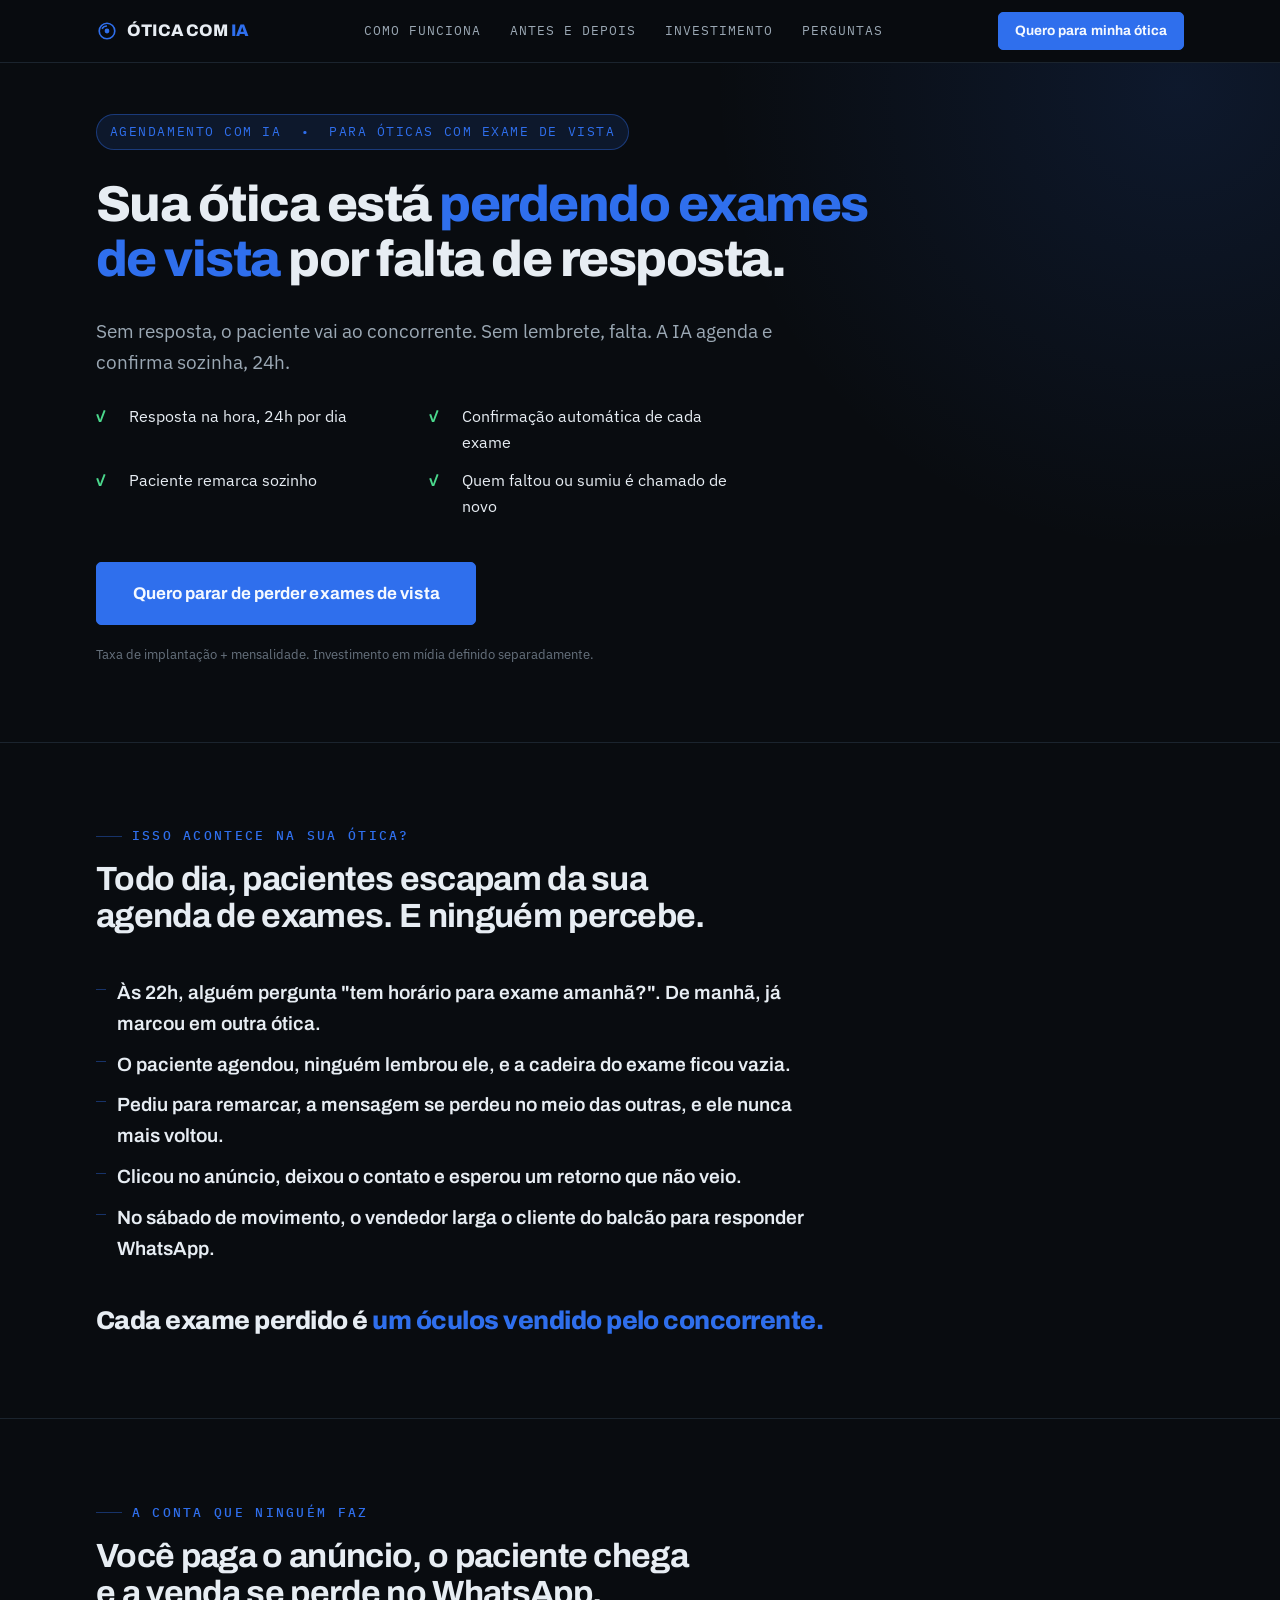
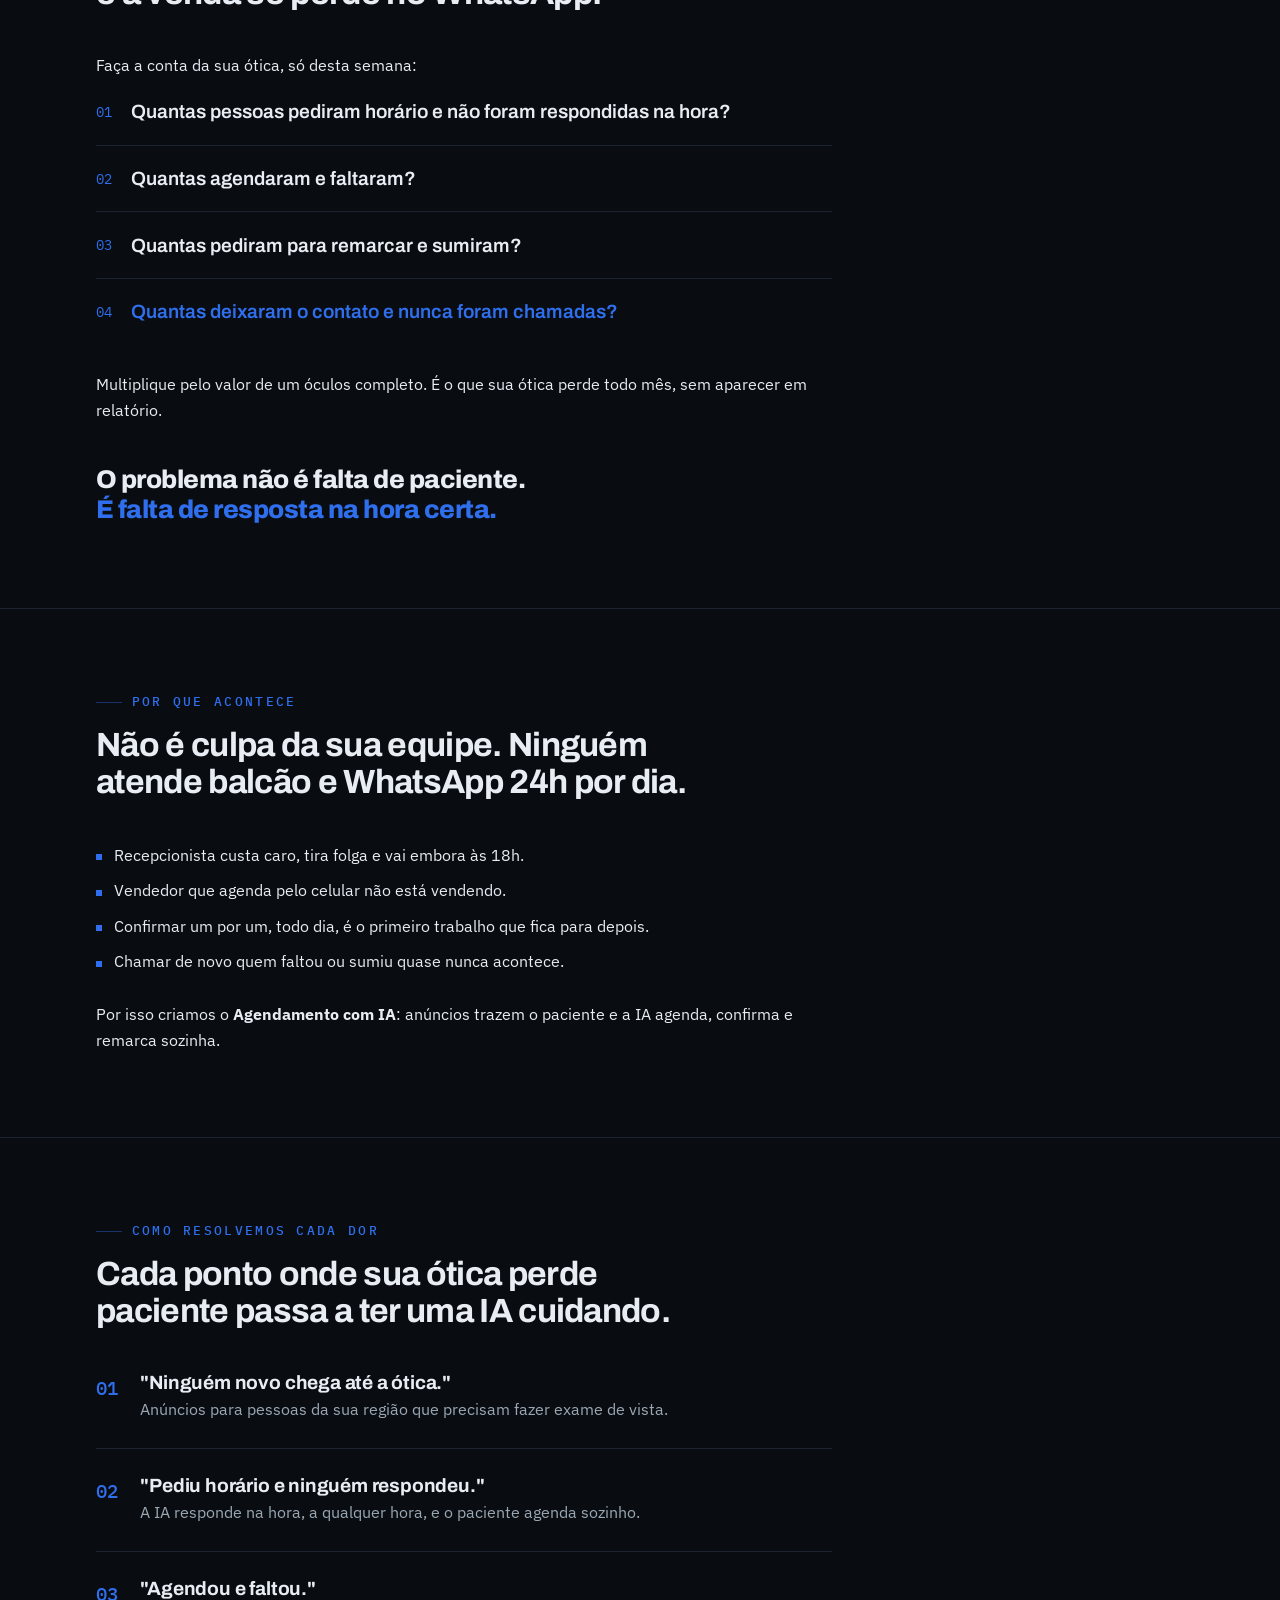
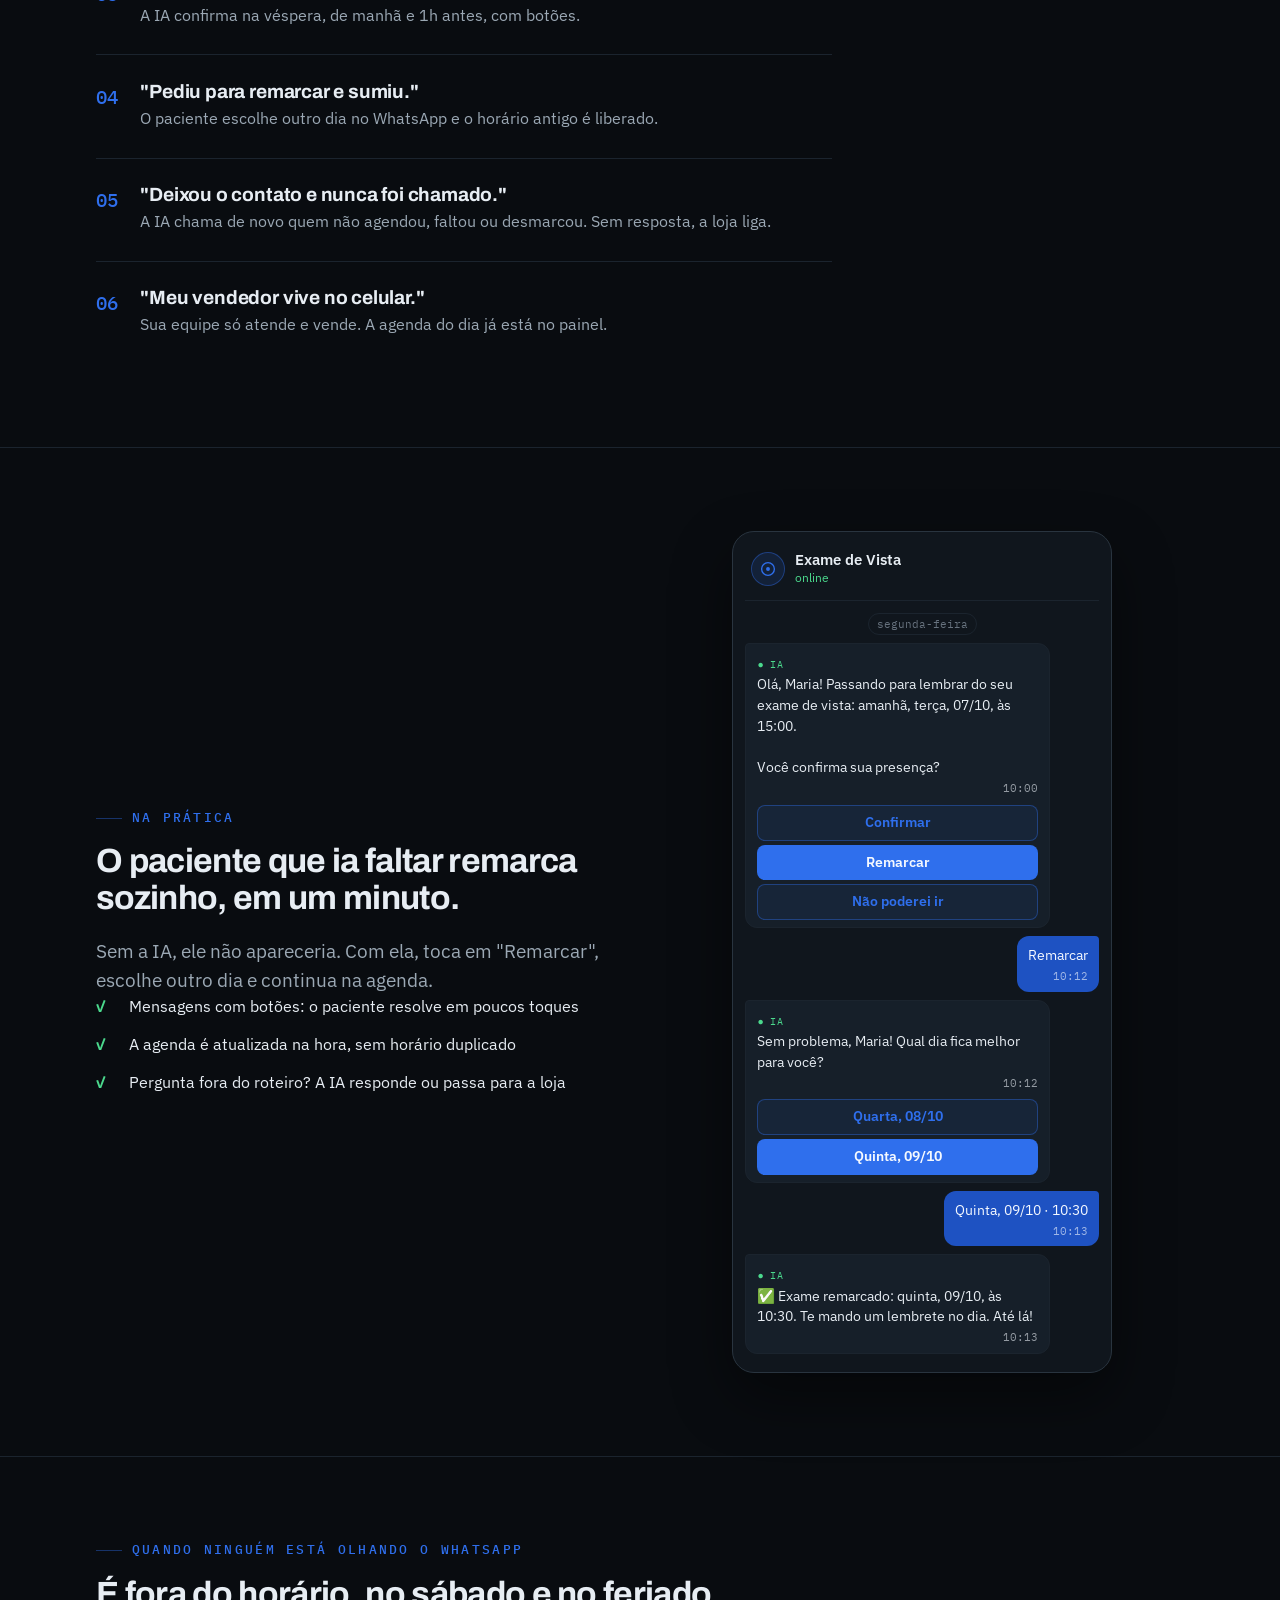
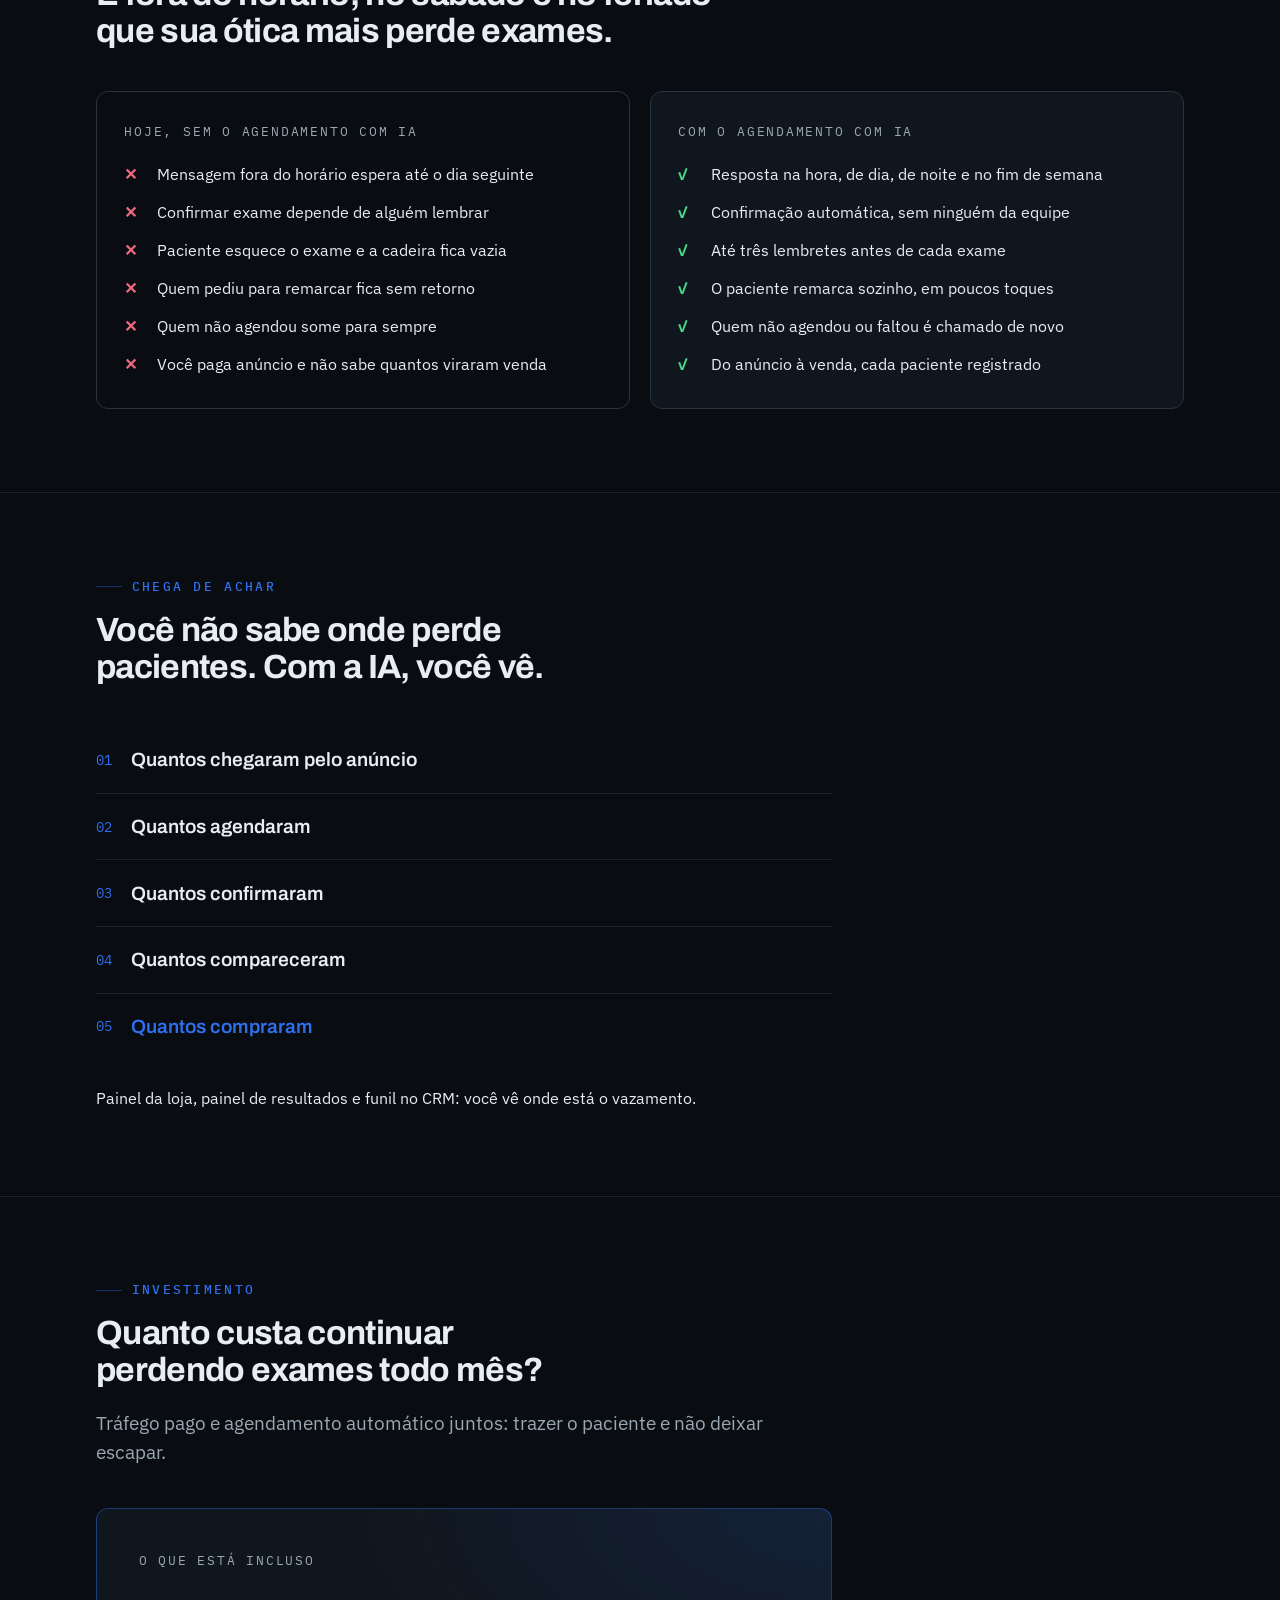
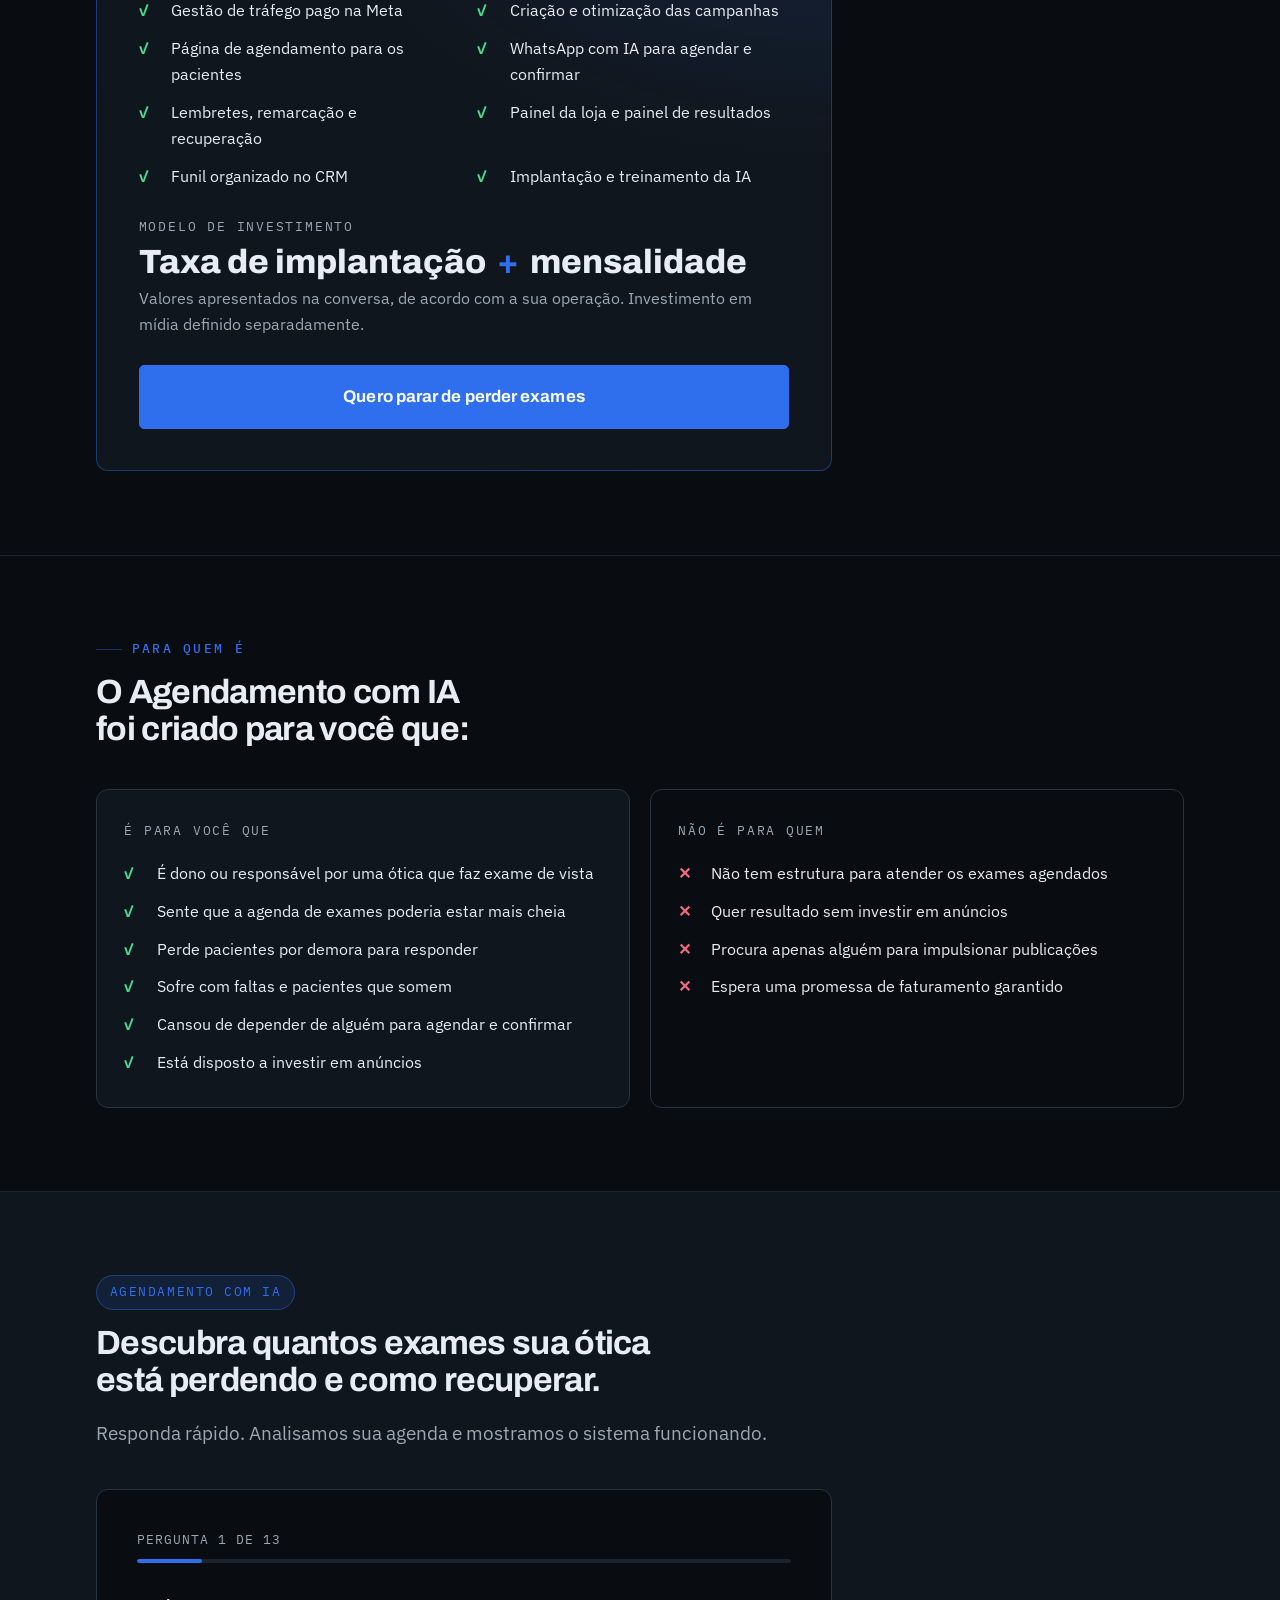
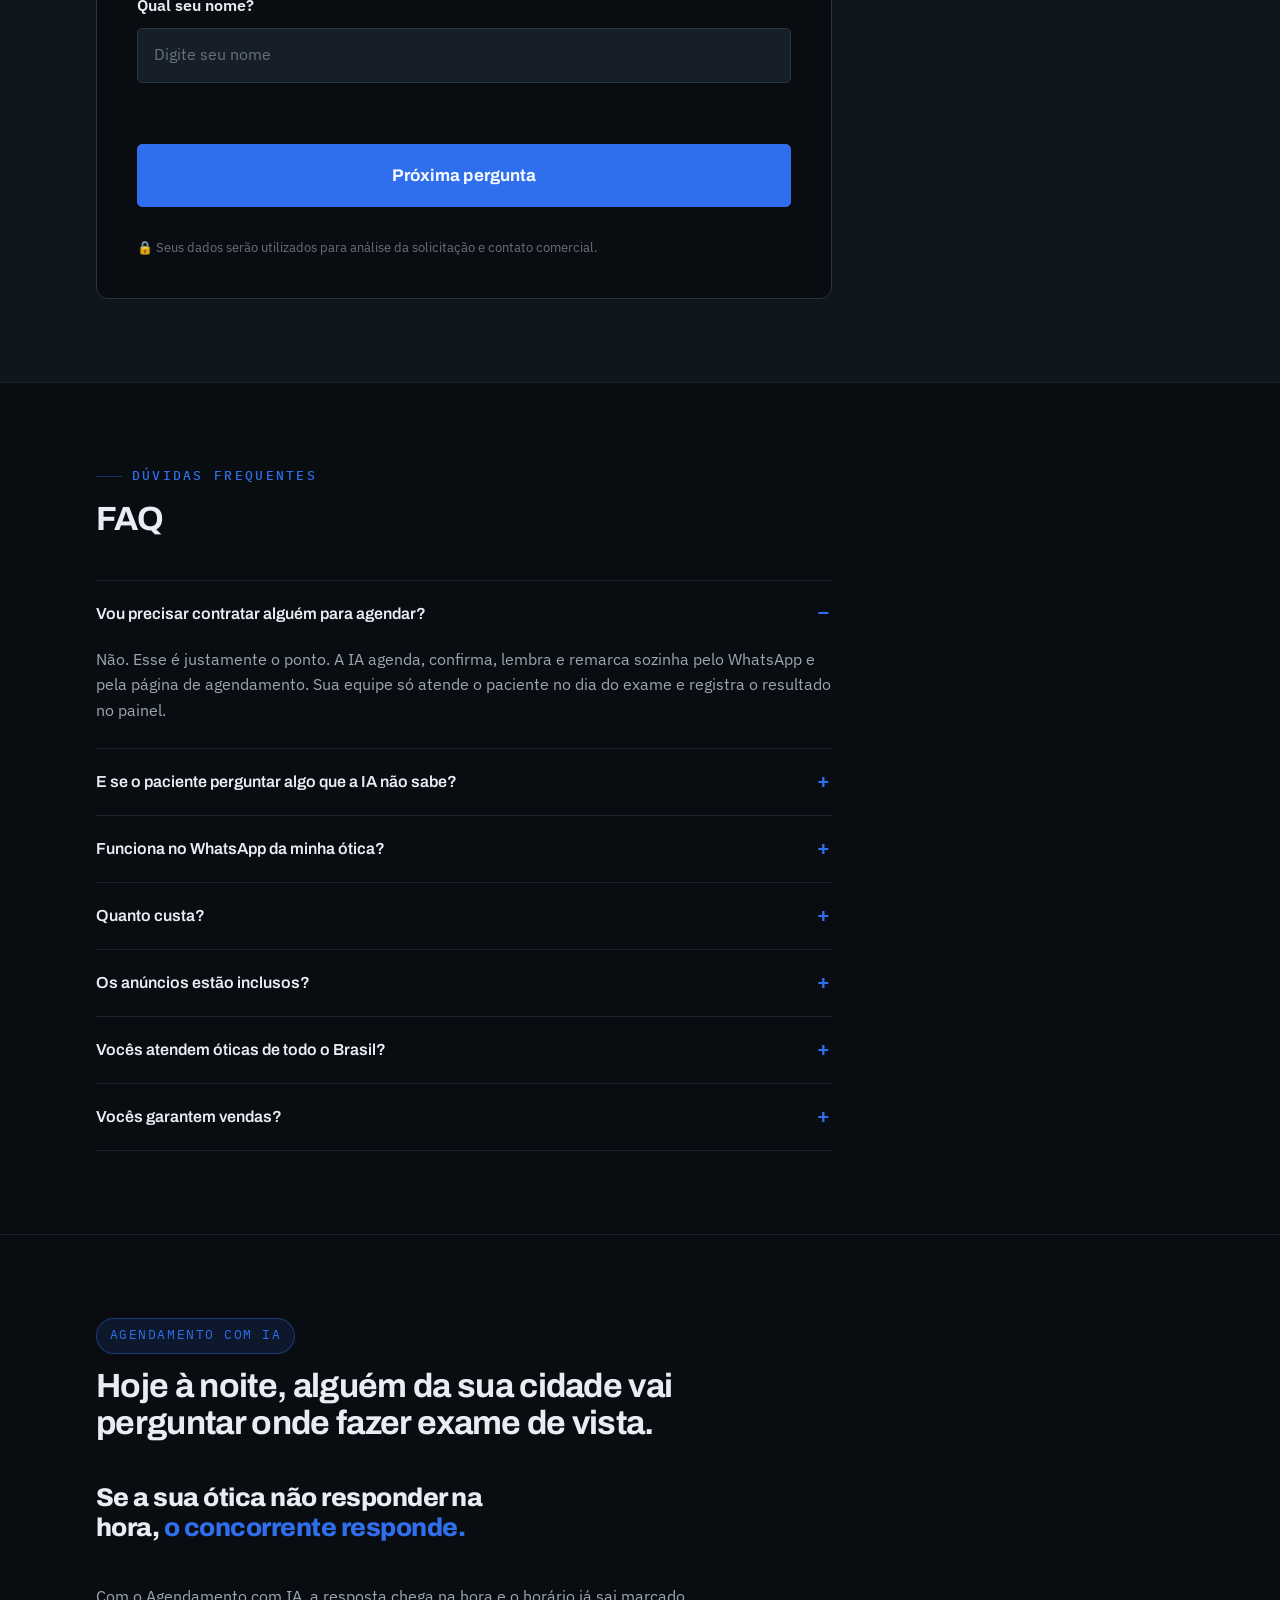
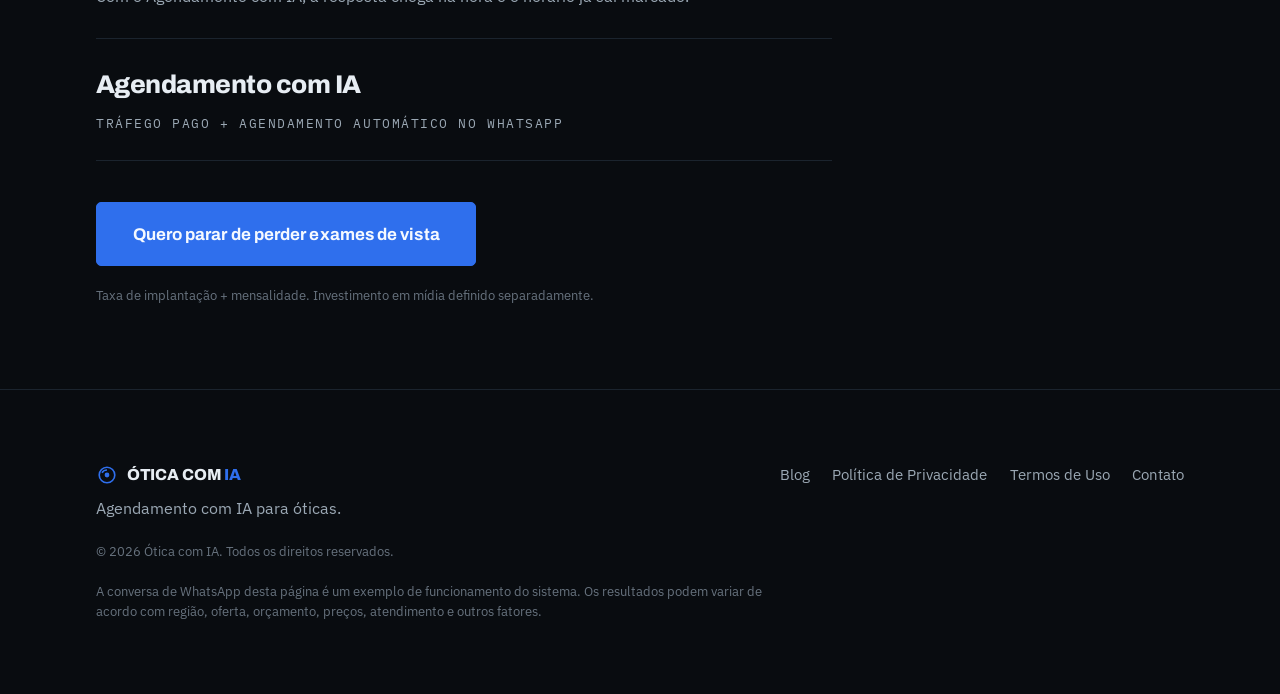
<file: agendamento/index.html>
<!DOCTYPE html>
<html lang="pt-BR">
<head>
<meta charset="utf-8">
<meta name="viewport" content="width=device-width, initial-scale=1">
<title>Agendamento de exame de vista com IA para óticas | Ótica com IA</title>

<!-- Google Tag Manager -->
<script>(function(w,d,s,l,i){w[l]=w[l]||[];w[l].push({'gtm.start':
new Date().getTime(),event:'gtm.js'});var f=d.getElementsByTagName(s)[0],
j=d.createElement(s),dl=l!='dataLayer'?'&l='+l:'';j.async=true;j.src=
'https://www.googletagmanager.com/gtm.js?id='+i+dl;f.parentNode.insertBefore(j,f);
})(window,document,'script','dataLayer','GTM-P85Z4D55');</script>
<!-- End Google Tag Manager -->

<!-- Meta Pixel Code -->
<script>
!function(f,b,e,v,n,t,s)
{if(f.fbq)return;n=f.fbq=function(){n.callMethod?
n.callMethod.apply(n,arguments):n.queue.push(arguments)};
if(!f._fbq)f._fbq=n;n.push=n;n.loaded=!0;n.version='2.0';
n.queue=[];t=b.createElement(e);t.async=!0;
t.src=v;s=b.getElementsByTagName(e)[0];
s.parentNode.insertBefore(t,s)}(window, document,'script',
'https://connect.facebook.net/en_US/fbevents.js');
fbq('init', '1718677262582293');
fbq('track', 'PageView');
</script>
<noscript><img height="1" width="1" style="display:none"
src="https://www.facebook.com/tr?id=1718677262582293&ev=PageView&noscript=1"
/></noscript>
<!-- End Meta Pixel Code -->
<meta name="description" content="Agendamento com IA para óticas que fazem exame de vista: anúncios trazem os pacientes e a IA agenda, confirma, lembra e remarca sozinha pelo WhatsApp, sem recepcionista.">
<link rel="canonical" href="https://oticacomia.com.br/agendamento/">
<meta property="og:type" content="website">
<meta property="og:locale" content="pt_BR">
<meta property="og:site_name" content="Ótica com IA">
<meta property="og:title" content="Agendamento de exame de vista com IA para óticas | Ótica com IA">
<meta property="og:description" content="Agendamento com IA para óticas que fazem exame de vista: anúncios trazem os pacientes e a IA agenda, confirma, lembra e remarca sozinha pelo WhatsApp, sem recepcionista.">
<meta property="og:url" content="https://oticacomia.com.br/agendamento/">
<script type="application/ld+json">
{
  "@context": "https://schema.org",
  "@graph": [
    {
      "@type": "Organization",
      "@id": "https://oticacomia.com.br/#org",
      "name": "Ótica com IA",
      "url": "https://oticacomia.com.br/",
      "sameAs": [
        "https://www.instagram.com/otica_com_ia/"
      ],
      "areaServed": "BR",
      "knowsAbout": [
        "marketing para óticas",
        "tráfego pago para óticas",
        "CRM para óticas",
        "agendamento de exame de vista",
        "inteligência artificial no atendimento"
      ]
    },
    {
      "@type": "Service",
      "name": "Agendamento com IA",
      "serviceType": "Agendamento automático de exame de vista para óticas",
      "description": "A IA agenda, confirma, lembra e remarca os exames de vista da ótica sozinha pelo WhatsApp, sem depender de recepcionista. Anúncios trazem os pacientes.",
      "provider": {
        "@id": "https://oticacomia.com.br/#org"
      },
      "areaServed": {
        "@type": "Country",
        "name": "Brasil"
      },
      "audience": {
        "@type": "BusinessAudience",
        "audienceType": "Óticas que fazem exame de vista"
      },
      "url": "https://oticacomia.com.br/agendamento/"
    },
    {
      "@type": "FAQPage",
      "@id": "https://oticacomia.com.br/agendamento/#faq",
      "mainEntity": [
        {
          "@type": "Question",
          "name": "Vou precisar contratar alguém para agendar?",
          "acceptedAnswer": {
            "@type": "Answer",
            "text": "Não. Esse é justamente o ponto. A IA agenda, confirma, lembra e remarca sozinha pelo WhatsApp e pela página de agendamento. Sua equipe só atende o paciente no dia do exame e registra o resultado no painel."
          }
        },
        {
          "@type": "Question",
          "name": "E se o paciente perguntar algo que a IA não sabe?",
          "acceptedAnswer": {
            "@type": "Answer",
            "text": "A IA responde as dúvidas comuns (preço do exame, endereço, horários). Quando a pergunta precisa de uma pessoa, ela avisa a loja, que responde pelo painel."
          }
        },
        {
          "@type": "Question",
          "name": "Funciona no WhatsApp da minha ótica?",
          "acceptedAnswer": {
            "@type": "Answer",
            "text": "Os agendamentos usam um número de WhatsApp dedicado, com a API oficial do WhatsApp. Explicamos tudo na implantação."
          }
        },
        {
          "@type": "Question",
          "name": "Quanto custa?",
          "acceptedAnswer": {
            "@type": "Answer",
            "text": "O modelo é taxa de implantação + mensalidade. Os valores são apresentados na conversa, de acordo com a sua operação. O investimento nos anúncios é definido separadamente."
          }
        },
        {
          "@type": "Question",
          "name": "Os anúncios estão inclusos?",
          "acceptedAnswer": {
            "@type": "Answer",
            "text": "A gestão do tráfego pago está inclusa: criamos, acompanhamos e otimizamos as campanhas. A verba paga diretamente às plataformas de anúncio é definida separadamente."
          }
        },
        {
          "@type": "Question",
          "name": "Vocês atendem óticas de todo o Brasil?",
          "acceptedAnswer": {
            "@type": "Answer",
            "text": "Sim. A implantação e o acompanhamento são feitos de forma remota."
          }
        },
        {
          "@type": "Question",
          "name": "Vocês garantem vendas?",
          "acceptedAnswer": {
            "@type": "Answer",
            "text": "Não prometemos uma quantidade específica de exames, vendas ou faturamento. Os resultados dependem de fatores como região, oferta, investimento, preço e atendimento na loja."
          }
        }
      ]
    }
  ]
}
</script>
<link rel="icon" href="data:image/svg+xml,%3Csvg xmlns='http://www.w3.org/2000/svg' viewBox='0 0 24 24' fill='none' stroke='%2327D3C4' stroke-width='1.8'%3E%3Ccircle cx='12' cy='12' r='8.5'/%3E%3Cpath d='M6.5 9.5A6.5 6.5 0 0 1 12 6.5'/%3E%3Ccircle cx='12' cy='12' r='2.6' fill='%2327D3C4' stroke='none'/%3E%3C/svg%3E">
<link rel="preconnect" href="https://fonts.googleapis.com">
<link rel="preconnect" href="https://fonts.gstatic.com" crossorigin>
<link rel="stylesheet" href="https://fonts.googleapis.com/css2?family=Archivo:wght@500;600;700;800;900&family=IBM+Plex+Mono:wght@400;500;600&family=IBM+Plex+Sans:wght@400;500;600&display=swap">
<link rel="stylesheet" href="../assets/styles.css">
<style>
  /* ---- só desta página: conversa de WhatsApp de exemplo ---- */
  .demo { display: grid; gap: var(--space-l); align-items: center; }
  @media (min-width: 900px) { .demo { grid-template-columns: 1fr 1fr; } }
  .phone {
    max-width: 380px; width: 100%; margin-inline: auto;
    background: var(--surface); border: 1px solid var(--line); border-radius: 22px;
    padding: 14px 12px 18px; box-shadow: 0 24px 60px rgba(0,0,0,.45);
  }
  .phone__bar {
    display: flex; align-items: center; gap: 10px; padding: 4px 6px 12px;
    border-bottom: 1px solid var(--line-soft); margin-bottom: 12px;
  }
  .phone__avatar {
    width: 34px; height: 34px; border-radius: 50%; display: grid; place-items: center;
    background: var(--accent-soft); color: var(--accent); border: 1px solid var(--accent-line);
  }
  .phone__avatar svg { width: 18px; height: 18px; }
  .phone__name { font-weight: 600; font-size: .95rem; line-height: 1.2; }
  .phone__status { font-size: .75rem; color: var(--pos); }
  .chat { display: flex; flex-direction: column; gap: 8px; font-size: .9rem; line-height: 1.45; }
  .msg { max-width: 86%; padding: 9px 11px 7px; border-radius: 12px; }
  .msg--in  { align-self: flex-start; background: var(--surface-2); border: 1px solid var(--line-soft); border-top-left-radius: 4px; }
  .msg--out { align-self: flex-end; background: var(--accent-deep); color: var(--accent-ink); border-top-right-radius: 4px; }
  .msg__time { display: block; text-align: right; font-size: .68rem; opacity: .6; margin-top: 3px; font-family: var(--font-mono); }
  .msg__btns { display: grid; gap: 4px; margin-top: 8px; }
  .msg__btn {
    text-align: center; padding: 7px; border-radius: 8px; font-size: .85rem; font-weight: 600;
    color: var(--accent); background: rgba(47,111,237,.08); border: 1px solid var(--accent-line);
  }
  .msg__btn--on { background: var(--accent); color: var(--accent-ink); }
  .chat__day {
    align-self: center; font-family: var(--font-mono); font-size: .7rem; color: var(--text-mute);
    padding: 2px 8px; border: 1px solid var(--line-soft); border-radius: 999px;
  }
  .ia-tag {
    display: inline-block; font-family: var(--font-mono); font-size: .65rem; letter-spacing: .04em;
    color: var(--pos); margin-bottom: 2px;
  }
  .price-model { display: flex; flex-wrap: wrap; align-items: baseline; gap: .4rem .7rem; font-family: var(--font-display); font-weight: 800; font-size: var(--step-3); line-height: 1.15; }
  .price-model .plus { color: var(--accent); }
  /* topo mais largo: headline e subtítulo em no máximo 3 linhas no computador */
  .hero__inner { max-width: 68rem; }
  .hero h1 { max-width: 30ch; }
  .hero__sub { max-width: 64ch; }
  @media (max-width: 640px) {
    .hero h1 { font-size: 1.8rem; }
    main h2 { font-size: 1.45rem; }
    main .big-statement { font-size: 1.3rem; }
  }
  @media (max-width: 380px) {
    .hero h1 { font-size: 1.6rem; }
    main h2 { font-size: 1.35rem; }
  }
  /* no celular, o botão fixo do formulário só aparece quando o formulário está na tela */
  @media (max-width: 640px) { body:not(.form-na-tela) .form-nav { display: none; } }
</style>
</head>
<body>

<!-- Google Tag Manager (noscript) -->
<noscript><iframe src="https://www.googletagmanager.com/ns.html?id=GTM-P85Z4D55"
height="0" width="0" style="display:none;visibility:hidden"></iframe></noscript>
<!-- End Google Tag Manager (noscript) -->

<!-- ============ HEADER ============ -->
<header class="site-header">
  <div class="wrap">
    <a class="brand" href="#top" aria-label="Ótica com IA — Agendamento com IA">
      <svg viewBox="0 0 24 24" fill="none" stroke="currentColor" stroke-width="1.8" aria-hidden="true">
        <circle cx="12" cy="12" r="8.5"></circle>
        <path d="M6.5 9.5A6.5 6.5 0 0 1 12 6.5"></path>
        <circle cx="12" cy="12" r="2.6" fill="currentColor" stroke="none"></circle>
      </svg>
      <span>ÓTICA COM <span class="accent">IA</span></span>
    </a>
    <nav class="site-nav" aria-label="Seções da página">
      <a href="#como-funciona">Como funciona</a>
      <a href="#o-que-faz">Antes e depois</a>
      <a href="#investimento">Investimento</a>
      <a href="#faq">Perguntas</a>
    </nav>
    <a class="btn btn--sm" href="#formulario">Quero para minha ótica</a>
  </div>
</header>

<main id="top">

  <!-- ============ 01 · HERO ============ -->
  <section class="section hero" aria-labelledby="hero-title">
    <div class="wrap">
      <div class="hero__inner">
        <p class="badge">Agendamento com IA &nbsp;•&nbsp; Para óticas com exame de vista</p>
        <h1 id="hero-title">Sua ótica está <span class="accent">perdendo exames de vista</span> por falta de resposta.</h1>
        <p class="hero__sub dim">Sem resposta, o paciente vai ao concorrente. Sem lembrete, falta. A IA agenda e confirma sozinha, 24h.</p>

        <ul class="checklist checklist--pos checklist--2col hero__checks">
          <li>Resposta na hora, 24h por dia</li>
          <li>Confirmação automática de cada exame</li>
          <li>Paciente remarca sozinho</li>
          <li>Quem faltou ou sumiu é chamado de novo</li>
        </ul>

        <div class="cta-row">
          <a class="btn btn--lg" href="#formulario">Quero parar de perder exames de vista</a>
        </div>

        <p class="fineprint">Taxa de implantação + mensalidade. Investimento em mídia definido separadamente.</p>
      </div>
    </div>
  </section>

  <!-- ============ 02 · ISSO ACONTECE NA SUA ÓTICA? ============ -->
  <section class="section" aria-labelledby="s2-title">
    <div class="wrap">
      <div class="section__inner">
        <div class="section-head">
          <p class="eyebrow">Isso acontece na sua ótica?</p>
          <h2 id="s2-title">Todo dia, pacientes escapam da sua agenda de exames. E ninguém percebe.</h2>
        </div>
        <div class="section-body">
          <ul class="q-list">
            <li>Às 22h, alguém pergunta "tem horário para exame amanhã?". De manhã, já marcou em outra ótica.</li>
            <li>O paciente agendou, ninguém lembrou ele, e a cadeira do exame ficou vazia.</li>
            <li>Pediu para remarcar, a mensagem se perdeu no meio das outras, e ele nunca mais voltou.</li>
            <li>Clicou no anúncio, deixou o contato e esperou um retorno que não veio.</li>
            <li>No sábado de movimento, o vendedor larga o cliente do balcão para responder WhatsApp.</li>
          </ul>

          <p class="big-statement">Cada exame perdido é <span class="accent">um óculos vendido pelo concorrente.</span></p>
        </div>
      </div>
    </div>
  </section>

  <!-- ============ 03 · A CONTA QUE NINGUÉM FAZ ============ -->
  <section class="section" aria-labelledby="s3-title">
    <div class="wrap">
      <div class="section__inner">
        <div class="section-head">
          <p class="eyebrow">A conta que ninguém faz</p>
          <h2 id="s3-title">Você paga o anúncio, o paciente chega e a venda se perde no WhatsApp.</h2>
        </div>
        <div class="section-body">
          <p>Faça a conta da sua ótica, só desta semana:</p>
          <ol class="chain" aria-label="Perguntas para fazer a conta">
            <li>Quantas pessoas pediram horário e não foram respondidas na hora?</li>
            <li>Quantas agendaram e faltaram?</li>
            <li>Quantas pediram para remarcar e sumiram?</li>
            <li>Quantas deixaram o contato e nunca foram chamadas?</li>
          </ol>
          <p>Multiplique pelo valor de um óculos completo. É o que sua ótica perde todo mês, sem aparecer em relatório.</p>
          <p class="big-statement">O problema não é falta de paciente. <span class="accent">É falta de resposta na hora certa.</span></p>
        </div>
      </div>
    </div>
  </section>

  <!-- ============ 04 · POR QUE ACONTECE ============ -->
  <section class="section" aria-labelledby="s4b-title">
    <div class="wrap">
      <div class="section__inner">
        <div class="section-head">
          <p class="eyebrow">Por que acontece</p>
          <h2 id="s4b-title">Não é culpa da sua equipe. Ninguém atende balcão e WhatsApp 24h por dia.</h2>
        </div>
        <div class="section-body">
          <ul class="tick-list">
            <li>Recepcionista custa caro, tira folga e vai embora às 18h.</li>
            <li>Vendedor que agenda pelo celular não está vendendo.</li>
            <li>Confirmar um por um, todo dia, é o primeiro trabalho que fica para depois.</li>
            <li>Chamar de novo quem faltou ou sumiu quase nunca acontece.</li>
          </ul>
          <p>Por isso criamos o <strong>Agendamento com IA</strong>: anúncios trazem o paciente e a IA agenda, confirma e remarca sozinha.</p>
        </div>
      </div>
    </div>
  </section>

  <!-- ============ 05 · COMO RESOLVE ============ -->
  <section class="section" id="como-funciona" aria-labelledby="s5-title">
    <div class="wrap">
      <div class="section__inner">
        <div class="section-head">
          <p class="eyebrow">Como resolvemos cada dor</p>
          <h2 id="s5-title">Cada ponto onde sua ótica perde paciente passa a ter uma IA cuidando.</h2>
        </div>
        <div class="section-body">
          <ol class="steps">
            <li class="step">
              <span class="step__n">01</span>
              <div><h3>"Ninguém novo chega até a ótica."</h3><p class="dim">Anúncios para pessoas da sua região que precisam fazer exame de vista.</p></div>
            </li>
            <li class="step">
              <span class="step__n">02</span>
              <div><h3>"Pediu horário e ninguém respondeu."</h3><p class="dim">A IA responde na hora, a qualquer hora, e o paciente agenda sozinho.</p></div>
            </li>
            <li class="step">
              <span class="step__n">03</span>
              <div><h3>"Agendou e faltou."</h3><p class="dim">A IA confirma na véspera, de manhã e 1h antes, com botões.</p></div>
            </li>
            <li class="step">
              <span class="step__n">04</span>
              <div><h3>"Pediu para remarcar e sumiu."</h3><p class="dim">O paciente escolhe outro dia no WhatsApp e o horário antigo é liberado.</p></div>
            </li>
            <li class="step">
              <span class="step__n">05</span>
              <div><h3>"Deixou o contato e nunca foi chamado."</h3><p class="dim">A IA chama de novo quem não agendou, faltou ou desmarcou. Sem resposta, a loja liga.</p></div>
            </li>
            <li class="step">
              <span class="step__n">06</span>
              <div><h3>"Meu vendedor vive no celular."</h3><p class="dim">Sua equipe só atende e vende. A agenda do dia já está no painel.</p></div>
            </li>
          </ol>
        </div>
      </div>
    </div>
  </section>

  <!-- ============ 06 · NA PRÁTICA (WhatsApp) ============ -->
  <section class="section" aria-labelledby="s6-title">
    <div class="wrap">
      <div class="section__inner section__inner--wide">
        <div class="demo">
          <div>
            <div class="section-head">
              <p class="eyebrow">Na prática</p>
              <h2 id="s6-title">O paciente que ia faltar remarca sozinho, em um minuto.</h2>
              <p class="lede dim">Sem a IA, ele não apareceria. Com ela, toca em "Remarcar", escolhe outro dia e continua na agenda.</p>
            </div>
            <ul class="checklist checklist--pos">
              <li>Mensagens com botões: o paciente resolve em poucos toques</li>
              <li>A agenda é atualizada na hora, sem horário duplicado</li>
              <li>Pergunta fora do roteiro? A IA responde ou passa para a loja</li>
            </ul>
          </div>

          <div class="phone" role="img" aria-label="Exemplo de conversa no WhatsApp: confirmação do exame e remarcação feita pelo próprio paciente">
            <div class="phone__bar">
              <span class="phone__avatar" aria-hidden="true">
                <svg viewBox="0 0 24 24" fill="none" stroke="currentColor" stroke-width="1.8"><circle cx="12" cy="12" r="8.5"></circle><circle cx="12" cy="12" r="2.6" fill="currentColor" stroke="none"></circle></svg>
              </span>
              <div>
                <p class="phone__name">Exame de Vista</p>
                <p class="phone__status">online</p>
              </div>
            </div>
            <div class="chat" aria-hidden="true">
              <span class="chat__day">segunda-feira</span>
              <div class="msg msg--in">
                <span class="ia-tag">● IA</span><br>
                Olá, Maria! Passando para lembrar do seu exame de vista: amanhã, terça, 07/10, às 15:00.<br><br>Você confirma sua presença?
                <span class="msg__time">10:00</span>
                <div class="msg__btns">
                  <span class="msg__btn">Confirmar</span>
                  <span class="msg__btn msg__btn--on">Remarcar</span>
                  <span class="msg__btn">Não poderei ir</span>
                </div>
              </div>
              <div class="msg msg--out">Remarcar<span class="msg__time">10:12</span></div>
              <div class="msg msg--in">
                <span class="ia-tag">● IA</span><br>
                Sem problema, Maria! Qual dia fica melhor para você?
                <span class="msg__time">10:12</span>
                <div class="msg__btns">
                  <span class="msg__btn">Quarta, 08/10</span>
                  <span class="msg__btn msg__btn--on">Quinta, 09/10</span>
                </div>
              </div>
              <div class="msg msg--out">Quinta, 09/10 · 10:30<span class="msg__time">10:13</span></div>
              <div class="msg msg--in">
                <span class="ia-tag">● IA</span><br>
                ✅ Exame remarcado: quinta, 09/10, às 10:30. Te mando um lembrete no dia. Até lá!
                <span class="msg__time">10:13</span>
              </div>
            </div>
          </div>
        </div>
      </div>
    </div>
  </section>

  <!-- ============ 07 · ANTES × DEPOIS ============ -->
  <section class="section" id="o-que-faz" aria-labelledby="s7-title">
    <div class="wrap">
      <div class="section__inner section__inner--wide">
        <div class="section-head">
          <p class="eyebrow">Quando ninguém está olhando o WhatsApp</p>
          <h2 id="s7-title">É fora do horário, no sábado e no feriado que sua ótica mais perde exames.</h2>
        </div>
        <div class="section-body">
          <div class="split">
            <div class="panel panel--neg">
              <p class="h-kicker">Hoje, sem o Agendamento com IA</p>
              <ul class="checklist checklist--neg">
                <li>Mensagem fora do horário espera até o dia seguinte</li>
                <li>Confirmar exame depende de alguém lembrar</li>
                <li>Paciente esquece o exame e a cadeira fica vazia</li>
                <li>Quem pediu para remarcar fica sem retorno</li>
                <li>Quem não agendou some para sempre</li>
                <li>Você paga anúncio e não sabe quantos viraram venda</li>
              </ul>
            </div>
            <div class="panel">
              <p class="h-kicker">Com o Agendamento com IA</p>
              <ul class="checklist checklist--pos">
                <li>Resposta na hora, de dia, de noite e no fim de semana</li>
                <li>Confirmação automática, sem ninguém da equipe</li>
                <li>Até três lembretes antes de cada exame</li>
                <li>O paciente remarca sozinho, em poucos toques</li>
                <li>Quem não agendou ou faltou é chamado de novo</li>
                <li>Do anúncio à venda, cada paciente registrado</li>
              </ul>
            </div>
          </div>
        </div>
      </div>
    </div>
  </section>

  <!-- ============ 08 · ONDE VOCÊ PERDE ============ -->
  <section class="section" aria-labelledby="s8-title">
    <div class="wrap">
      <div class="section__inner">
        <div class="section-head">
          <p class="eyebrow">Chega de achar</p>
          <h2 id="s8-title">Você não sabe onde perde pacientes. Com a IA, você vê.</h2>
        </div>
        <div class="section-body">
          <ol class="chain" aria-label="Funil acompanhado">
            <li>Quantos chegaram pelo anúncio</li>
            <li>Quantos agendaram</li>
            <li>Quantos confirmaram</li>
            <li>Quantos compareceram</li>
            <li>Quantos compraram</li>
          </ol>
          <p>Painel da loja, painel de resultados e funil no CRM: você vê onde está o vazamento.</p>
        </div>
      </div>
    </div>
  </section>

  <!-- ============ 09 · INVESTIMENTO ============ -->
  <section class="section" id="investimento" aria-labelledby="s9-title">
    <div class="wrap">
      <div class="section__inner">
        <div class="section-head">
          <p class="eyebrow">Investimento</p>
          <h2 id="s9-title">Quanto custa continuar perdendo exames todo mês?</h2>
          <p class="lede dim">Tráfego pago e agendamento automático juntos: trazer o paciente e não deixar escapar.</p>
        </div>
        <div class="section-body">
          <div class="offer">
            <p class="h-kicker">O que está incluso</p>
            <ul class="checklist checklist--pos checklist--2col">
              <li>Gestão de tráfego pago na Meta</li>
              <li>Criação e otimização das campanhas</li>
              <li>Página de agendamento para os pacientes</li>
              <li>WhatsApp com IA para agendar e confirmar</li>
              <li>Lembretes, remarcação e recuperação</li>
              <li>Painel da loja e painel de resultados</li>
              <li>Funil organizado no CRM</li>
              <li>Implantação e treinamento da IA</li>
            </ul>

            <div class="offer__price">
              <span class="h-kicker">Modelo de investimento</span>
              <span class="price-model">Taxa de implantação <span class="plus">+</span> mensalidade</span>
              <span class="dim">Valores apresentados na conversa, de acordo com a sua operação. Investimento em mídia definido separadamente.</span>
            </div>

            <a class="btn btn--lg btn--block" href="#formulario">Quero parar de perder exames</a>
          </div>
        </div>
      </div>
    </div>
  </section>

  <!-- ============ 10 · PARA QUEM É ============ -->
  <section class="section" aria-labelledby="s10b-title">
    <div class="wrap">
      <div class="section__inner section__inner--wide">
        <div class="section-head">
          <p class="eyebrow">Para quem é</p>
          <h2 id="s10b-title">O Agendamento com IA foi criado para você que:</h2>
        </div>
        <div class="section-body">
          <div class="split">
            <div class="panel">
              <p class="h-kicker">É para você que</p>
              <ul class="checklist checklist--pos">
                <li>É dono ou responsável por uma ótica que faz exame de vista</li>
                <li>Sente que a agenda de exames poderia estar mais cheia</li>
                <li>Perde pacientes por demora para responder</li>
                <li>Sofre com faltas e pacientes que somem</li>
                <li>Cansou de depender de alguém para agendar e confirmar</li>
                <li>Está disposto a investir em anúncios</li>
              </ul>
            </div>
            <div class="panel panel--neg">
              <p class="h-kicker">Não é para quem</p>
              <ul class="checklist checklist--neg">
                <li>Não tem estrutura para atender os exames agendados</li>
                <li>Quer resultado sem investir em anúncios</li>
                <li>Procura apenas alguém para impulsionar publicações</li>
                <li>Espera uma promessa de faturamento garantido</li>
              </ul>
            </div>
          </div>
        </div>
      </div>
    </div>
  </section>

  <!-- ============ 10 · FORMULÁRIO ============ -->
  <section class="section section--form" id="formulario" aria-labelledby="s10-title">
    <div class="wrap">
      <div class="section__inner">
        <div class="section-head">
          <p class="badge">Agendamento com IA</p>
          <h2 id="s10-title">Descubra quantos exames sua ótica está perdendo e como recuperar.</h2>
          <p class="lede dim">Responda rápido. Analisamos sua agenda e mostramos o sistema funcionando.</p>
        </div>
        <div class="section-body">
          <form class="form" id="form-analise" novalidate>
            <!-- honeypot anti-spam: não preencher -->
            <div class="hp" aria-hidden="true">
              <label>Não preencha este campo <input type="text" name="_gotcha" tabindex="-1" autocomplete="off"></label>
            </div>
            <input type="hidden" name="origem" value="lp-agendamento-com-ia">
            <input type="hidden" name="produto" value="Agendamento com IA">

            <div class="form-progress">
              <p class="form-progress__label">Pergunta <span id="form-progress-atual">1</span> de <span id="form-progress-total">13</span></p>
              <div class="form-progress__track"><span class="form-progress__bar" id="form-progress-bar"></span></div>
            </div>

            <div class="field form-step">
              <label for="nome">Qual seu nome?</label>
              <input type="text" id="nome" name="nome" placeholder="Digite seu nome" autocomplete="name" required>
            </div>

            <div class="field form-step" hidden>
              <label for="otica">Qual o nome da sua ótica?</label>
              <input type="text" id="otica" name="otica" placeholder="Nome da ótica" required>
            </div>

            <div class="field form-step" hidden>
              <span class="field__label">Onde fica sua ótica?</span>
              <div class="row2 row2--uf">
                <select id="estado" name="estado" aria-label="Estado" required>
                  <option value="" disabled selected>Estado</option>
                  <option>AC</option><option>AL</option><option>AP</option><option>AM</option><option>BA</option>
                  <option>CE</option><option>DF</option><option>ES</option><option>GO</option><option>MA</option>
                  <option>MT</option><option>MS</option><option>MG</option><option>PA</option><option>PB</option>
                  <option>PR</option><option>PE</option><option>PI</option><option>RJ</option><option>RN</option>
                  <option>RS</option><option>RO</option><option>RR</option><option>SC</option><option>SP</option>
                  <option>SE</option><option>TO</option>
                </select>
                <input type="text" id="cidade" name="cidade" list="cidades-lista" placeholder="Escolha o estado primeiro" aria-label="Cidade" autocomplete="off" required disabled>
              </div>
              <datalist id="cidades-lista"></datalist>
              <p class="field__hint">Escolha o estado e comece a digitar o nome da cidade.</p>
            </div>

            <div class="field form-step" hidden>
              <label for="instagram">Instagram da sua ótica</label>
              <input type="text" id="instagram" name="instagram" placeholder="@suaotica ou link do perfil" autocomplete="off" autocapitalize="none" spellcheck="false" aria-describedby="instagram-ajuda">
              <p class="field__hint" id="instagram-ajuda">Informe o Instagram da unidade que você administra. Se a ótica não tiver, pode deixar em branco.</p>
            </div>

            <div class="field form-step" hidden>
              <label for="whatsapp">Seu WhatsApp para contato</label>
              <input type="tel" id="whatsapp" name="whatsapp" inputmode="numeric" placeholder="(DDD) 99999-9999" autocomplete="tel" aria-describedby="whatsapp-ajuda" required>
              <p class="field__hint" id="whatsapp-ajuda">Digite o número que você realmente utiliza no WhatsApp. Vamos entrar em contato por ele.</p>
              <label class="check"><input type="checkbox" id="whatsapp_confirmado_usuario" name="whatsapp_confirmado_usuario" value="true" required> Confirmo que este número está correto e possui WhatsApp ativo.</label>
              <label for="telefone_comercial" class="dim" style="margin-top: var(--space-xs)">Telefone ou WhatsApp comercial da ótica</label>
              <input type="tel" id="telefone_comercial" name="telefone_comercial" inputmode="numeric" placeholder="(DDD) 0000-0000" required>
            </div>

            <fieldset class="field form-step" hidden>
              <legend>Você é:</legend>
              <div class="opts">
                <label class="opt"><input type="radio" name="cargo" value="Proprietário(a)" required> Proprietário(a)</label>
                <label class="opt"><input type="radio" name="cargo" value="Sócio(a)"> Sócio(a)</label>
                <label class="opt"><input type="radio" name="cargo" value="Gestor(a)/responsável"> Gestor(a)/responsável</label>
                <label class="opt"><input type="radio" name="cargo" value="Outro"> Outro</label>
              </div>
            </fieldset>

            <fieldset class="field form-step" hidden>
              <legend>Sua ótica faz exame de vista?</legend>
              <div class="opts">
                <label class="opt"><input type="radio" name="exame_vista" value="Sim, todos os dias" required> Sim, todos os dias</label>
                <label class="opt"><input type="radio" name="exame_vista" value="Sim, alguns dias da semana"> Sim, alguns dias da semana</label>
                <label class="opt"><input type="radio" name="exame_vista" value="Ainda não, mas quero começar"> Ainda não, mas quero começar</label>
              </div>
            </fieldset>

            <fieldset class="field form-step" hidden>
              <legend>Hoje, quem agenda e confirma os exames?</legend>
              <div class="opts">
                <label class="opt"><input type="radio" name="quem_agenda" value="Recepcionista/atendente" required> Recepcionista/atendente</label>
                <label class="opt"><input type="radio" name="quem_agenda" value="Os vendedores"> Os vendedores</label>
                <label class="opt"><input type="radio" name="quem_agenda" value="Eu mesmo(a)"> Eu mesmo(a)</label>
                <label class="opt"><input type="radio" name="quem_agenda" value="Ninguém faz isso de forma organizada"> Ninguém faz isso de forma organizada</label>
              </div>
            </fieldset>

            <fieldset class="field form-step" hidden>
              <legend>Sua ótica já investe em anúncios?</legend>
              <div class="opts">
                <label class="opt"><input type="radio" name="ja_investe" value="Sim, atualmente" required> Sim, atualmente</label>
                <label class="opt"><input type="radio" name="ja_investe" value="Já investi anteriormente"> Já investi anteriormente</label>
                <label class="opt"><input type="radio" name="ja_investe" value="Nunca investi"> Nunca investi</label>
              </div>
            </fieldset>

            <fieldset class="field form-step" hidden>
              <legend>Qual o faturamento médio mensal da sua ótica?</legend>
              <div class="opts">
                <label class="opt"><input type="radio" name="faturamento" value="Menos de R$5 mil" required> Menos de R$5 mil</label>
                <label class="opt"><input type="radio" name="faturamento" value="De R$5 mil a R$10 mil"> De R$5 mil a R$10 mil</label>
                <label class="opt"><input type="radio" name="faturamento" value="De R$10 mil a R$15 mil"> De R$10 mil a R$15 mil</label>
                <label class="opt"><input type="radio" name="faturamento" value="De R$15 mil a R$20 mil"> De R$15 mil a R$20 mil</label>
                <label class="opt"><input type="radio" name="faturamento" value="De R$20 mil a R$50 mil"> De R$20 mil a R$50 mil</label>
                <label class="opt"><input type="radio" name="faturamento" value="De R$50 mil a R$100 mil"> De R$50 mil a R$100 mil</label>
                <label class="opt"><input type="radio" name="faturamento" value="Acima de R$100 mil"> Acima de R$100 mil</label>
              </div>
            </fieldset>

            <fieldset class="field form-step" hidden>
              <legend>Quanto você consegue investir mensalmente em anúncios?</legend>
              <div class="opts">
                <label class="opt"><input type="radio" name="investimento_mensal" value="Até R$500" required> Até R$500</label>
                <label class="opt"><input type="radio" name="investimento_mensal" value="R$500 a R$1.000"> R$500 a R$1.000</label>
                <label class="opt"><input type="radio" name="investimento_mensal" value="R$1.000 a R$2.000"> R$1.000 a R$2.000</label>
                <label class="opt"><input type="radio" name="investimento_mensal" value="Acima de R$2.000"> Acima de R$2.000</label>
              </div>
            </fieldset>

            <!-- Os valores começam com "Agendamento com IA:" para o lead ser reconhecido no Kommo
                 (campo "Objetivo (LP)") mesmo antes de o n8n gravar a origem. -->
            <fieldset class="field form-step" hidden>
              <legend>Qual é seu principal objetivo?</legend>
              <div class="opts">
                <label class="opt"><input type="radio" name="objetivo" value="Agendamento com IA: encher a agenda de exames" required> Encher a agenda de exames</label>
                <label class="opt"><input type="radio" name="objetivo" value="Agendamento com IA: agendar sem depender de atendente"> Agendar sem depender de atendente</label>
                <label class="opt"><input type="radio" name="objetivo" value="Agendamento com IA: reduzir faltas nos exames"> Reduzir faltas nos exames</label>
                <label class="opt"><input type="radio" name="objetivo" value="Agendamento com IA: recuperar quem não agendou ou faltou"> Recuperar quem não agendou ou faltou</label>
                <label class="opt"><input type="radio" name="objetivo" value="Agendamento com IA: vender mais depois do exame"> Vender mais depois do exame</label>
              </div>
            </fieldset>

            <fieldset class="field form-step" hidden>
              <legend>Quando pretende começar?</legend>
              <div class="opts">
                <label class="opt"><input type="radio" name="inicio" value="Quero começar agora" required> Quero começar agora</label>
                <label class="opt"><input type="radio" name="inicio" value="Nos próximos 30 dias"> Nos próximos 30 dias</label>
                <label class="opt"><input type="radio" name="inicio" value="Nos próximos 3 meses"> Nos próximos 3 meses</label>
                <label class="opt"><input type="radio" name="inicio" value="Estou apenas pesquisando"> Estou apenas pesquisando</label>
              </div>
            </fieldset>

            <div class="form-review" id="form-review" hidden>
              <p class="field__label">Confirme seus dados</p>
              <dl class="form-review__list" id="form-review-list"></dl>
            </div>

            <p class="form__error" id="form-status" role="alert" aria-live="polite"></p>
            <div class="form-nav">
              <button class="btn btn--sm btn--ghost" type="button" id="btn-voltar" hidden>Voltar</button>
              <button class="btn btn--lg btn--block" type="button" id="btn-proxima">Próxima pergunta</button>
              <button class="btn btn--lg btn--block" type="submit" id="btn-enviar" hidden>Quero parar de perder exames</button>
              <button class="btn btn--sm btn--ghost" type="button" id="btn-corrigir" hidden>Corrigir dados</button>
              <button class="btn btn--lg btn--block" type="submit" id="btn-confirmar" hidden>Confirmar e enviar</button>
            </div>
            <p class="fineprint">🔒 Seus dados serão utilizados para análise da solicitação e contato comercial.</p>
          </form>
        </div>
      </div>
    </div>
  </section>

  <!-- ============ 11 · FAQ ============ -->
  <section class="section" id="faq" aria-labelledby="s11-title">
    <div class="wrap">
      <div class="section__inner">
        <div class="section-head">
          <p class="eyebrow">Dúvidas frequentes</p>
          <h2 id="s11-title">FAQ</h2>
        </div>
        <div class="section-body">
          <div class="faq">
            <details open>
              <summary>Vou precisar contratar alguém para agendar?</summary>
              <div>Não. Esse é justamente o ponto. A IA agenda, confirma, lembra e remarca sozinha pelo WhatsApp e pela página de agendamento. Sua equipe só atende o paciente no dia do exame e registra o resultado no painel.</div>
            </details>
            <details>
              <summary>E se o paciente perguntar algo que a IA não sabe?</summary>
              <div>A IA responde as dúvidas comuns (preço do exame, endereço, horários). Quando a pergunta precisa de uma pessoa, ela avisa a loja, que responde pelo painel.</div>
            </details>
            <details>
              <summary>Funciona no WhatsApp da minha ótica?</summary>
              <div>Os agendamentos usam um número de WhatsApp dedicado, com a API oficial do WhatsApp. Explicamos tudo na implantação.</div>
            </details>
            <details>
              <summary>Quanto custa?</summary>
              <div>O modelo é taxa de implantação + mensalidade. Os valores são apresentados na conversa, de acordo com a sua operação. O investimento nos anúncios é definido separadamente.</div>
            </details>
            <details>
              <summary>Os anúncios estão inclusos?</summary>
              <div>A gestão do tráfego pago está inclusa: criamos, acompanhamos e otimizamos as campanhas. A verba paga diretamente às plataformas de anúncio é definida separadamente.</div>
            </details>
            <details>
              <summary>Vocês atendem óticas de todo o Brasil?</summary>
              <div>Sim. A implantação e o acompanhamento são feitos de forma remota.</div>
            </details>
            <details>
              <summary>Vocês garantem vendas?</summary>
              <div>Não prometemos uma quantidade específica de exames, vendas ou faturamento. Os resultados dependem de fatores como região, oferta, investimento, preço e atendimento na loja.</div>
            </details>
          </div>
        </div>
      </div>
    </div>
  </section>

  <!-- ============ 12 · CTA FINAL ============ -->
  <section class="section section--cta" aria-labelledby="s12-title">
    <div class="wrap">
      <div class="section__inner">
        <div class="section-head">
          <p class="badge">Agendamento com IA</p>
          <h2 id="s12-title">Hoje à noite, alguém da sua cidade vai perguntar onde fazer exame de vista.</h2>
        </div>
        <div class="section-body">
          <p class="big-statement">Se a sua ótica não responder na hora, <span class="accent">o concorrente responde.</span></p>
          <p class="dim">Com o Agendamento com IA, a resposta chega na hora e o horário já sai marcado.</p>

          <div class="cta-brand">
            <span class="cta-brand__name">Agendamento com IA</span>
            <span class="cta-brand__tag">Tráfego pago + agendamento automático no WhatsApp</span>
          </div>

          <div class="cta-row">
            <a class="btn btn--lg" href="#formulario">Quero parar de perder exames de vista</a>
          </div>
          <p class="fineprint">Taxa de implantação + mensalidade. Investimento em mídia definido separadamente.</p>
        </div>
      </div>
    </div>
  </section>

</main>

<!-- ============ RODAPÉ ============ -->
<footer class="site-footer">
  <div class="wrap">
    <div class="site-footer__top">
      <div>
        <p class="brand brand--footer">
          <svg viewBox="0 0 24 24" fill="none" stroke="currentColor" stroke-width="1.8" aria-hidden="true"><circle cx="12" cy="12" r="8.5"></circle><path d="M6.5 9.5A6.5 6.5 0 0 1 12 6.5"></path><circle cx="12" cy="12" r="2.6" fill="currentColor" stroke="none"></circle></svg>
          <span>ÓTICA COM <span class="accent">IA</span></span>
        </p>
        <p class="dim">Agendamento com IA para óticas.</p>
      </div>
      <nav class="site-footer__nav" aria-label="Rodapé">
        <a href="../blog/">Blog</a>
        <a href="../privacidade/">Política de Privacidade</a>
        <a href="#">Termos de Uso</a>
        <a href="#formulario">Contato</a>
      </nav>
    </div>
    <p class="fineprint">© 2026 Ótica com IA. Todos os direitos reservados.</p>
    <p class="fineprint">A conversa de WhatsApp desta página é um exemplo de funcionamento do sistema. Os resultados podem variar de acordo com região, oferta, orçamento, preços, atendimento e outros fatores.</p>
  </div>
</footer>

<script>
  // Headline por link (?h=1 a ?h=4): para comparar versões e para cada anúncio abrir com a frase dele.
  (function () {
    var H = {
      2: 'Quantos exames sua ótica perdeu <span class=\"accent\">sem resposta no WhatsApp?</span>',
      3: 'Paciente sem resposta na hora <span class=\"accent\">marca o exame no concorrente.</span>',
      4: 'Cada paciente que falta é <span class=\"accent\">um óculos que sua ótica deixou de vender.</span>'
    };
    var h = new URLSearchParams(location.search).get('h');
    var el = document.getElementById('hero-title');
    if (el && H[h]) el.innerHTML = H[h];
  })();
</script>
<script src="../assets/script.js"></script>
<script>
  // Instagram: sempre com @ na frente, sem espaços.
  (function () {
    var ig = document.getElementById("instagram");
    if (!ig) return;
    ig.addEventListener("blur", function () {
      var v = ig.value.trim().replace(/^https?:\/\/(www\.)?instagram\.com\//i, "").replace(/[\/?].*$/, "").replace(/\s+/g, "").replace(/^@+/, "");
      ig.value = v ? "@" + v : "";
    });
  })();
  // Telefone comercial: fixo (00) 0000-0000 ou celular (00) 00000-0000.
  (function () {
    var t = document.getElementById("telefone_comercial");
    if (!t) return;
    t.addEventListener("input", function () {
      var v = t.value.replace(/\D/g, "").slice(0, 11);
      if (v.length > 10)     v = "(" + v.slice(0, 2) + ") " + v.slice(2, 7) + "-" + v.slice(7);
      else if (v.length > 6) v = "(" + v.slice(0, 2) + ") " + v.slice(2, 6) + "-" + v.slice(6);
      else if (v.length > 2) v = "(" + v.slice(0, 2) + ") " + v.slice(2);
      else if (v.length > 0) v = "(" + v;
      t.value = v;
    });
  })();
  (function () {
    var f = document.getElementById("formulario");
    if (!f || !("IntersectionObserver" in window)) { document.body.classList.add("form-na-tela"); return; }
    new IntersectionObserver(function (e) { document.body.classList.toggle("form-na-tela", e[0].isIntersecting); })
      .observe(f);
  })();
</script>
</body>
</html>
</file>
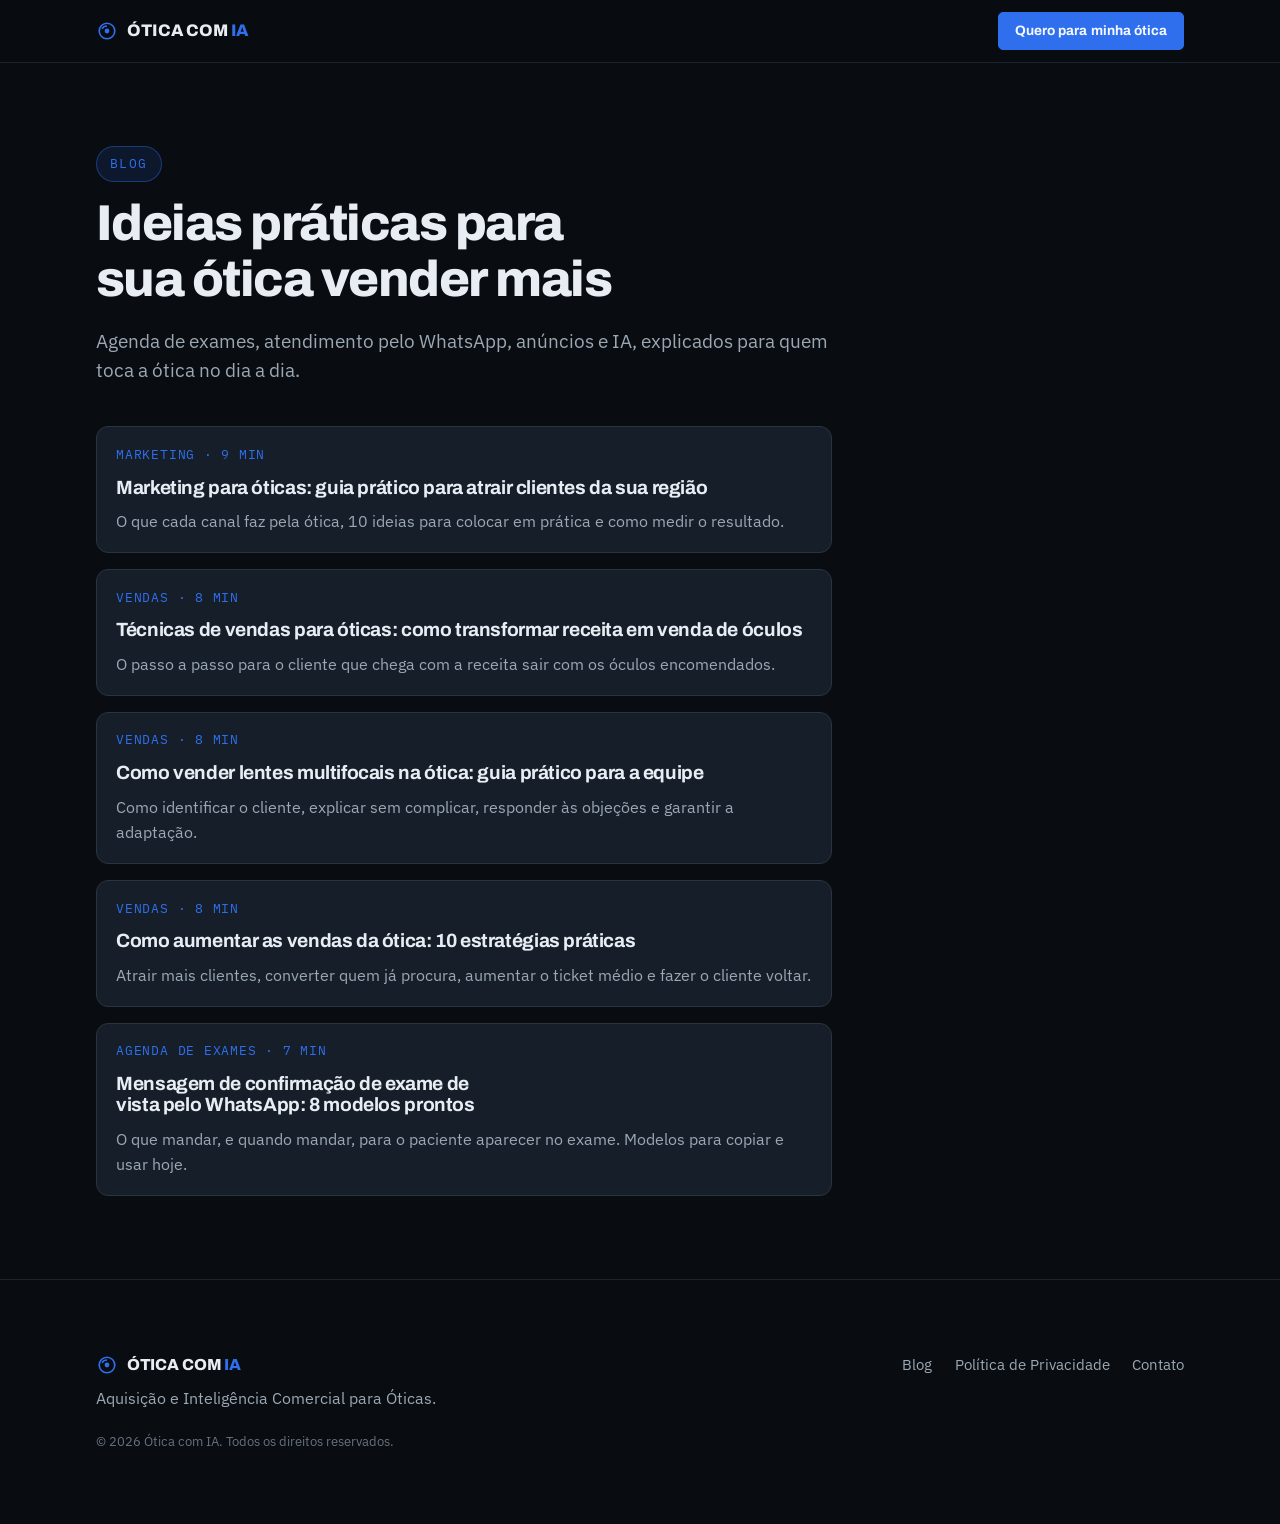
<file: blog/index.html>
<!DOCTYPE html>
<html lang="pt-BR">
<head>
<meta charset="utf-8">
<meta name="viewport" content="width=device-width, initial-scale=1">
<title>Blog da Ótica com IA: vendas, agenda e marketing para óticas</title>
<!-- Google Tag Manager -->
<script>(function(w,d,s,l,i){w[l]=w[l]||[];w[l].push({'gtm.start':
new Date().getTime(),event:'gtm.js'});var f=d.getElementsByTagName(s)[0],
j=d.createElement(s),dl=l!='dataLayer'?'&l='+l:'';j.async=true;j.src=
'https://www.googletagmanager.com/gtm.js?id='+i+dl;f.parentNode.insertBefore(j,f);
})(window,document,'script','dataLayer','GTM-P85Z4D55');</script>
<!-- End Google Tag Manager -->
<!-- Meta Pixel Code -->
<script>
!function(f,b,e,v,n,t,s)
{if(f.fbq)return;n=f.fbq=function(){n.callMethod?
n.callMethod.apply(n,arguments):n.queue.push(arguments)};
if(!f._fbq)f._fbq=n;n.push=n;n.loaded=!0;n.version='2.0';
n.queue=[];t=b.createElement(e);t.async=!0;
t.src=v;s=b.getElementsByTagName(e)[0];
s.parentNode.insertBefore(t,s)}(window, document,'script',
'https://connect.facebook.net/en_US/fbevents.js');
fbq('init', '1718677262582293');
fbq('track', 'PageView');
</script>
<noscript><img height="1" width="1" style="display:none"
src="https://www.facebook.com/tr?id=1718677262582293&ev=PageView&noscript=1"
/></noscript>
<!-- End Meta Pixel Code -->
<meta name="description" content="Artigos práticos para donos de ótica: como vender mais, encher a agenda de exames de vista, atender pelo WhatsApp e usar anúncios e IA na ótica.">
<meta property="og:type" content="website">
<meta property="og:locale" content="pt_BR">
<meta property="og:site_name" content="Ótica com IA">
<meta property="og:title" content="Blog da Ótica com IA">
<meta property="og:description" content="Artigos práticos para donos de ótica: vendas, agenda de exames, WhatsApp, anúncios e IA.">
<meta property="og:url" content="https://oticacomia.com.br/blog/">
<script type="application/ld+json">
{"@context":"https://schema.org","@type":"Blog","@id":"https://oticacomia.com.br/blog/#blog","name":"Blog da Ótica com IA","url":"https://oticacomia.com.br/blog/","inLanguage":"pt-BR","publisher":{"@id":"https://oticacomia.com.br/#org"},"blogPost":[{"@type":"BlogPosting","headline":"Marketing para óticas: guia prático para atrair clientes da sua região","url":"https://oticacomia.com.br/blog/marketing-para-oticas/","datePublished":"2026-10-12"},{"@type":"BlogPosting","headline":"Técnicas de vendas para óticas: como transformar receita em venda de óculos","url":"https://oticacomia.com.br/blog/tecnicas-de-vendas-para-oticas/","datePublished":"2026-10-12"},{"@type":"BlogPosting","headline":"Como vender lentes multifocais na ótica: guia prático para a equipe","url":"https://oticacomia.com.br/blog/como-vender-lentes-multifocais/","datePublished":"2026-10-12"},{"@type":"BlogPosting","headline":"Como aumentar as vendas da ótica: 10 estratégias práticas","url":"https://oticacomia.com.br/blog/como-aumentar-vendas-otica/","datePublished":"2026-10-12"},{"@type":"BlogPosting","headline":"Mensagem de confirmação de exame de vista pelo WhatsApp: 8 modelos prontos","url":"https://oticacomia.com.br/blog/mensagem-confirmacao-exame-de-vista-whatsapp/","datePublished":"2026-10-12"}]}
</script>
<link rel="canonical" href="https://oticacomia.com.br/blog/">
<link rel="icon" href="data:image/svg+xml,%3Csvg xmlns='http://www.w3.org/2000/svg' viewBox='0 0 24 24' fill='none' stroke='%2327D3C4' stroke-width='1.8'%3E%3Ccircle cx='12' cy='12' r='8.5'/%3E%3Cpath d='M6.5 9.5A6.5 6.5 0 0 1 12 6.5'/%3E%3Ccircle cx='12' cy='12' r='2.6' fill='%2327D3C4' stroke='none'/%3E%3C/svg%3E">
<link rel="preconnect" href="https://fonts.googleapis.com">
<link rel="preconnect" href="https://fonts.gstatic.com" crossorigin>
<link rel="stylesheet" href="https://fonts.googleapis.com/css2?family=Archivo:wght@500;600;700;800;900&family=IBM+Plex+Mono:wght@400;500;600&family=IBM+Plex+Sans:wght@400;500;600&display=swap">
<link rel="stylesheet" href="/assets/styles.css">
</head>
<body>

<!-- Google Tag Manager (noscript) -->
<noscript><iframe src="https://www.googletagmanager.com/ns.html?id=GTM-P85Z4D55"
height="0" width="0" style="display:none;visibility:hidden"></iframe></noscript>
<!-- End Google Tag Manager (noscript) -->

<header class="site-header">
  <div class="wrap">
    <a class="brand" href="/" aria-label="Ótica com IA — início">
      <svg viewBox="0 0 24 24" fill="none" stroke="currentColor" stroke-width="1.8" aria-hidden="true">
        <circle cx="12" cy="12" r="8.5"></circle>
        <path d="M6.5 9.5A6.5 6.5 0 0 1 12 6.5"></path>
        <circle cx="12" cy="12" r="2.6" fill="currentColor" stroke="none"></circle>
      </svg>
      <span>ÓTICA COM <span class="accent">IA</span></span>
    </a>
    <a class="btn btn--sm" href="/agendamento/?utm_source=blog&amp;utm_medium=organico&amp;utm_campaign=blog-inicio#formulario">Quero para minha ótica</a>
  </div>
</header>

<main>
  <section class="section">
    <div class="wrap">
      <div class="section__inner">
        <div class="section-head">
          <p class="badge">Blog</p>
          <h1>Ideias práticas para sua ótica vender mais</h1>
          <p class="lede dim">Agenda de exames, atendimento pelo WhatsApp, anúncios e IA, explicados para quem toca a ótica no dia a dia.</p>
        </div>
        <div class="section-body">
          <div class="lista-artigos">
            <a href="/blog/marketing-para-oticas/">
              <article class="card modelo">
                <span class="modelo__quando">Marketing · 9 min</span>
                <h2 style="font-size: var(--step-1)">Marketing para óticas: guia prático para atrair clientes da sua região</h2>
                <p class="dim">O que cada canal faz pela ótica, 10 ideias para colocar em prática e como medir o resultado.</p>
              </article>
            </a>
            <a href="/blog/tecnicas-de-vendas-para-oticas/">
              <article class="card modelo">
                <span class="modelo__quando">Vendas · 8 min</span>
                <h2 style="font-size: var(--step-1)">Técnicas de vendas para óticas: como transformar receita em venda de óculos</h2>
                <p class="dim">O passo a passo para o cliente que chega com a receita sair com os óculos encomendados.</p>
              </article>
            </a>
            <a href="/blog/como-vender-lentes-multifocais/">
              <article class="card modelo">
                <span class="modelo__quando">Vendas · 8 min</span>
                <h2 style="font-size: var(--step-1)">Como vender lentes multifocais na ótica: guia prático para a equipe</h2>
                <p class="dim">Como identificar o cliente, explicar sem complicar, responder às objeções e garantir a adaptação.</p>
              </article>
            </a>
            <a href="/blog/como-aumentar-vendas-otica/">
              <article class="card modelo">
                <span class="modelo__quando">Vendas · 8 min</span>
                <h2 style="font-size: var(--step-1)">Como aumentar as vendas da ótica: 10 estratégias práticas</h2>
                <p class="dim">Atrair mais clientes, converter quem já procura, aumentar o ticket médio e fazer o cliente voltar.</p>
              </article>
            </a>
            <a href="/blog/mensagem-confirmacao-exame-de-vista-whatsapp/">
              <article class="card modelo">
                <span class="modelo__quando">Agenda de exames · 7 min</span>
                <h2 style="font-size: var(--step-1)">Mensagem de confirmação de exame de vista pelo WhatsApp: 8 modelos prontos</h2>
                <p class="dim">O que mandar, e quando mandar, para o paciente aparecer no exame. Modelos para copiar e usar hoje.</p>
              </article>
            </a>
          </div>
        </div>
      </div>
    </div>
  </section>
</main>

<footer class="site-footer">
  <div class="wrap stack">
    <div class="site-footer__top">
      <div>
        <p class="brand brand--footer">
          <svg viewBox="0 0 24 24" fill="none" stroke="currentColor" stroke-width="1.8" aria-hidden="true"><circle cx="12" cy="12" r="8.5"></circle><path d="M6.5 9.5A6.5 6.5 0 0 1 12 6.5"></path><circle cx="12" cy="12" r="2.6" fill="currentColor" stroke="none"></circle></svg>
          <span>ÓTICA COM <span class="accent">IA</span></span>
        </p>
        <p class="dim">Aquisição e Inteligência Comercial para Óticas.</p>
      </div>
      <nav class="site-footer__nav" aria-label="Rodapé">
        <a href="/blog/">Blog</a>
        <a href="/privacidade/">Política de Privacidade</a>
        <a href="/#formulario">Contato</a>
      </nav>
    </div>
    <p class="fineprint">© 2026 Ótica com IA. Todos os direitos reservados.</p>
  </div>
</footer>

</body>
</html>
</file>
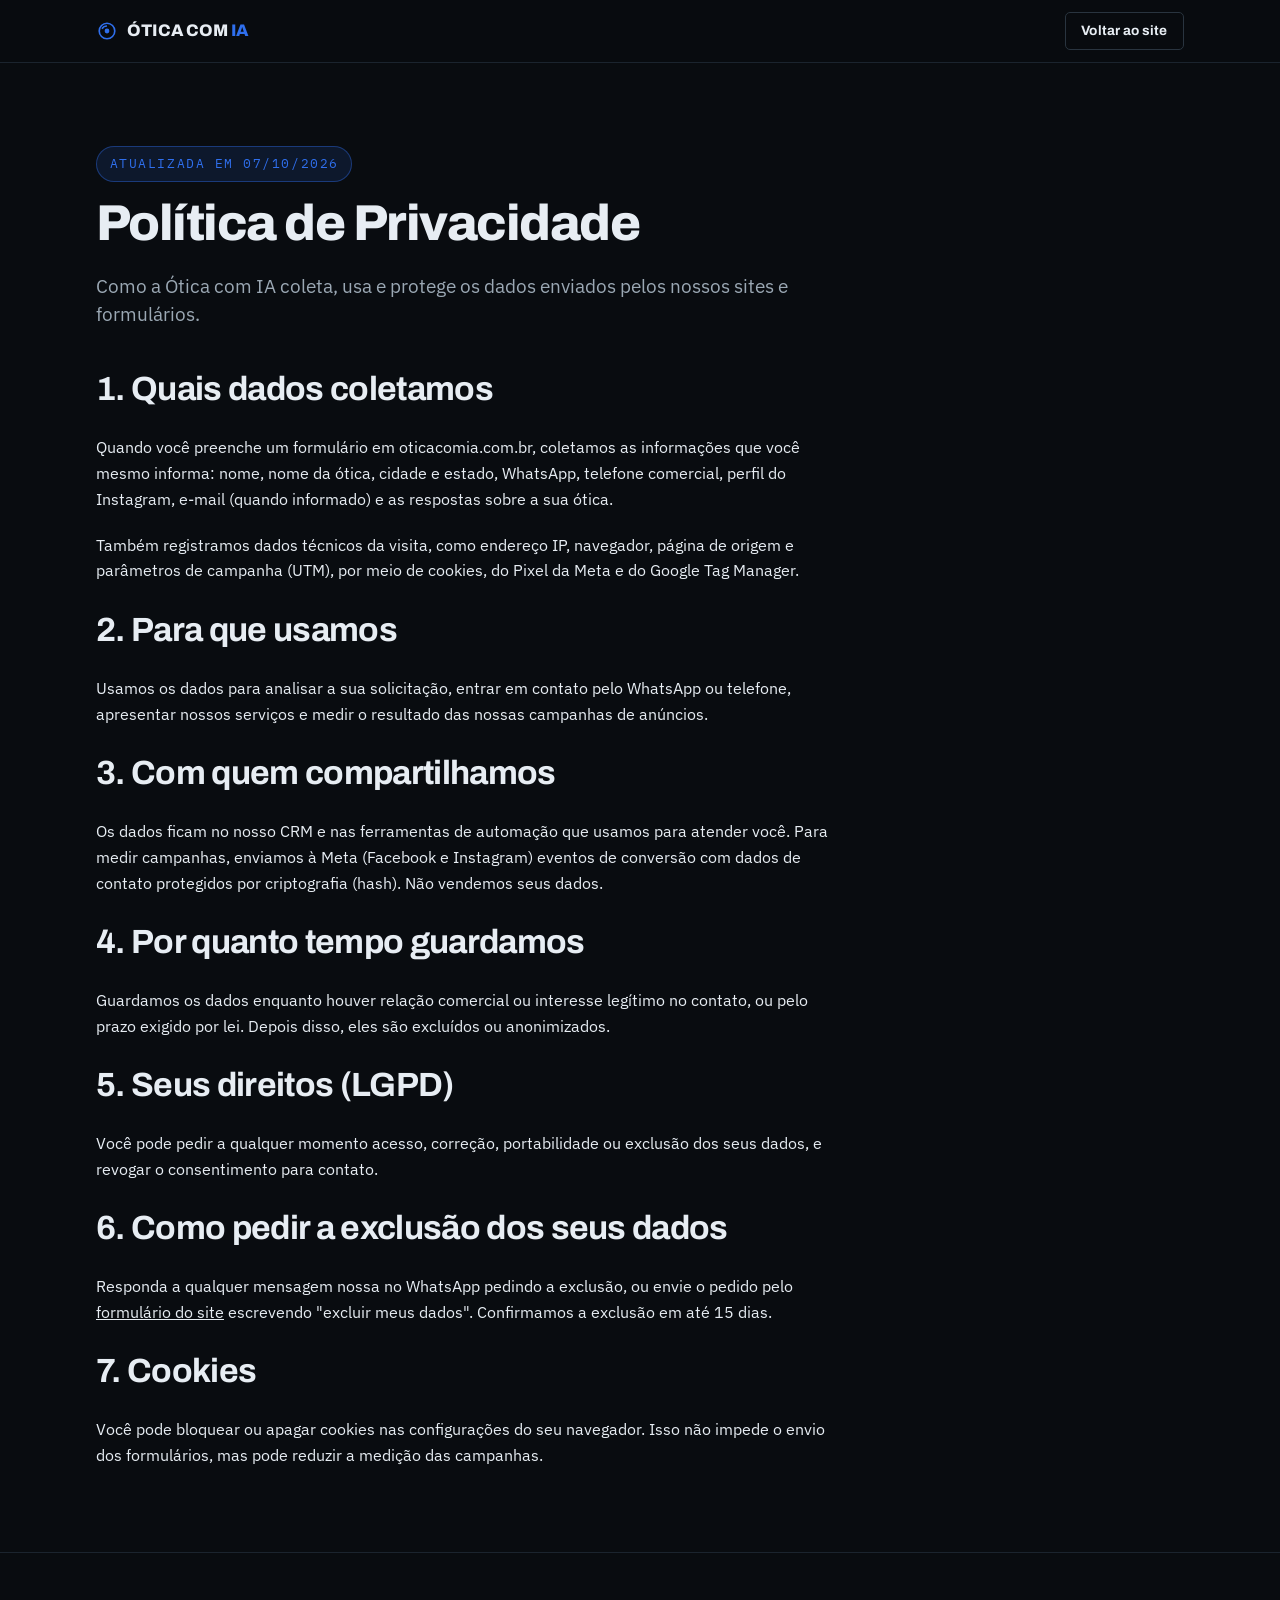
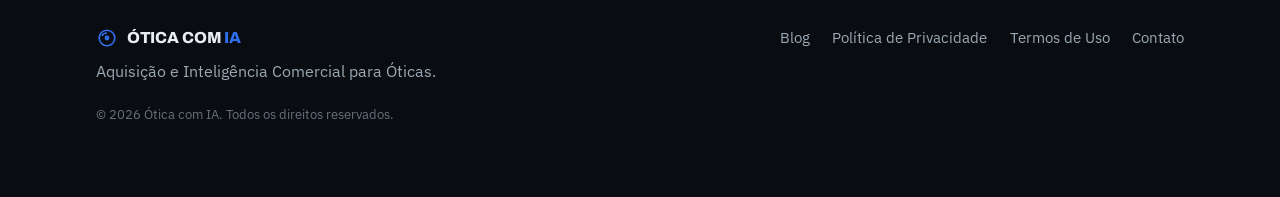
<file: privacidade/index.html>
<!DOCTYPE html>
<html lang="pt-BR">
<head>
<meta charset="utf-8">
<meta name="viewport" content="width=device-width, initial-scale=1">
<title>Política de Privacidade — Ótica com IA</title>
<meta name="description" content="Como a Ótica com IA coleta, usa e protege os dados enviados pelos formulários.">
<link rel="canonical" href="https://oticacomia.com.br/privacidade/">
<meta property="og:type" content="website">
<meta property="og:locale" content="pt_BR">
<meta property="og:site_name" content="Ótica com IA">
<meta property="og:title" content="Política de Privacidade — Ótica com IA">
<meta property="og:description" content="Como a Ótica com IA coleta, usa e protege os dados enviados pelos formulários.">
<meta property="og:url" content="https://oticacomia.com.br/privacidade/">

<link rel="icon" href="data:image/svg+xml,%3Csvg xmlns='http://www.w3.org/2000/svg' viewBox='0 0 24 24' fill='none' stroke='%2327D3C4' stroke-width='1.8'%3E%3Ccircle cx='12' cy='12' r='8.5'/%3E%3Cpath d='M6.5 9.5A6.5 6.5 0 0 1 12 6.5'/%3E%3Ccircle cx='12' cy='12' r='2.6' fill='%2327D3C4' stroke='none'/%3E%3C/svg%3E">
<link rel="preconnect" href="https://fonts.googleapis.com">
<link rel="preconnect" href="https://fonts.gstatic.com" crossorigin>
<link rel="stylesheet" href="https://fonts.googleapis.com/css2?family=Archivo:wght@500;600;700;800;900&family=IBM+Plex+Mono:wght@400;500;600&family=IBM+Plex+Sans:wght@400;500;600&display=swap">
<link rel="stylesheet" href="../assets/styles.css">
</head>
<body>

<header class="site-header">
  <div class="wrap">
    <a class="brand" href="../index.html" aria-label="Ótica com IA — início">
      <svg viewBox="0 0 24 24" fill="none" stroke="currentColor" stroke-width="1.8" aria-hidden="true">
        <circle cx="12" cy="12" r="8.5"></circle>
        <path d="M6.5 9.5A6.5 6.5 0 0 1 12 6.5"></path>
        <circle cx="12" cy="12" r="2.6" fill="currentColor" stroke="none"></circle>
      </svg>
      <span>ÓTICA COM <span class="accent">IA</span></span>
    </a>
    <a class="btn btn--sm btn--ghost" href="../index.html">Voltar ao site</a>
  </div>
</header>

<main>
  <section class="section">
    <div class="wrap">
      <div class="section__inner">
        <div class="section-head">
          <p class="badge">Atualizada em 07/10/2026</p>
          <h1>Política de Privacidade</h1>
          <p class="lede dim">Como a Ótica com IA coleta, usa e protege os dados enviados pelos nossos sites e formulários.</p>
        </div>
        <div class="section-body stack">
          <h2>1. Quais dados coletamos</h2>
          <p>Quando você preenche um formulário em oticacomia.com.br, coletamos as informações que você mesmo informa: nome, nome da ótica, cidade e estado, WhatsApp, telefone comercial, perfil do Instagram, e-mail (quando informado) e as respostas sobre a sua ótica.</p>
          <p>Também registramos dados técnicos da visita, como endereço IP, navegador, página de origem e parâmetros de campanha (UTM), por meio de cookies, do Pixel da Meta e do Google Tag Manager.</p>
          <h2>2. Para que usamos</h2>
          <p>Usamos os dados para analisar a sua solicitação, entrar em contato pelo WhatsApp ou telefone, apresentar nossos serviços e medir o resultado das nossas campanhas de anúncios.</p>
          <h2>3. Com quem compartilhamos</h2>
          <p>Os dados ficam no nosso CRM e nas ferramentas de automação que usamos para atender você. Para medir campanhas, enviamos à Meta (Facebook e Instagram) eventos de conversão com dados de contato protegidos por criptografia (hash). Não vendemos seus dados.</p>
          <h2>4. Por quanto tempo guardamos</h2>
          <p>Guardamos os dados enquanto houver relação comercial ou interesse legítimo no contato, ou pelo prazo exigido por lei. Depois disso, eles são excluídos ou anonimizados.</p>
          <h2>5. Seus direitos (LGPD)</h2>
          <p>Você pode pedir a qualquer momento acesso, correção, portabilidade ou exclusão dos seus dados, e revogar o consentimento para contato.</p>
          <h2 id="exclusao-de-dados">6. Como pedir a exclusão dos seus dados</h2>
          <p>Responda a qualquer mensagem nossa no WhatsApp pedindo a exclusão, ou envie o pedido pelo <a href="../index.html#formulario">formulário do site</a> escrevendo "excluir meus dados". Confirmamos a exclusão em até 15 dias.</p>
          <h2>7. Cookies</h2>
          <p>Você pode bloquear ou apagar cookies nas configurações do seu navegador. Isso não impede o envio dos formulários, mas pode reduzir a medição das campanhas.</p>
        </div>
      </div>
    </div>
  </section>
</main>

<footer class="site-footer">
  <div class="wrap stack">
    <div class="site-footer__top">
      <div>
        <p class="brand brand--footer">
          <svg viewBox="0 0 24 24" fill="none" stroke="currentColor" stroke-width="1.8" aria-hidden="true"><circle cx="12" cy="12" r="8.5"></circle><path d="M6.5 9.5A6.5 6.5 0 0 1 12 6.5"></path><circle cx="12" cy="12" r="2.6" fill="currentColor" stroke="none"></circle></svg>
          <span>ÓTICA COM <span class="accent">IA</span></span>
        </p>
        <p class="dim">Aquisição e Inteligência Comercial para Óticas.</p>
      </div>
      <nav class="site-footer__nav" aria-label="Rodapé">
        <a href="../blog/">Blog</a>
        <a href="./">Política de Privacidade</a>
        <a href="#">Termos de Uso</a>
        <a href="../index.html#formulario">Contato</a>
      </nav>
    </div>
    <p class="fineprint">© 2026 Ótica com IA. Todos os direitos reservados.</p>
  </div>
</footer>

</body>
</html>
</file>
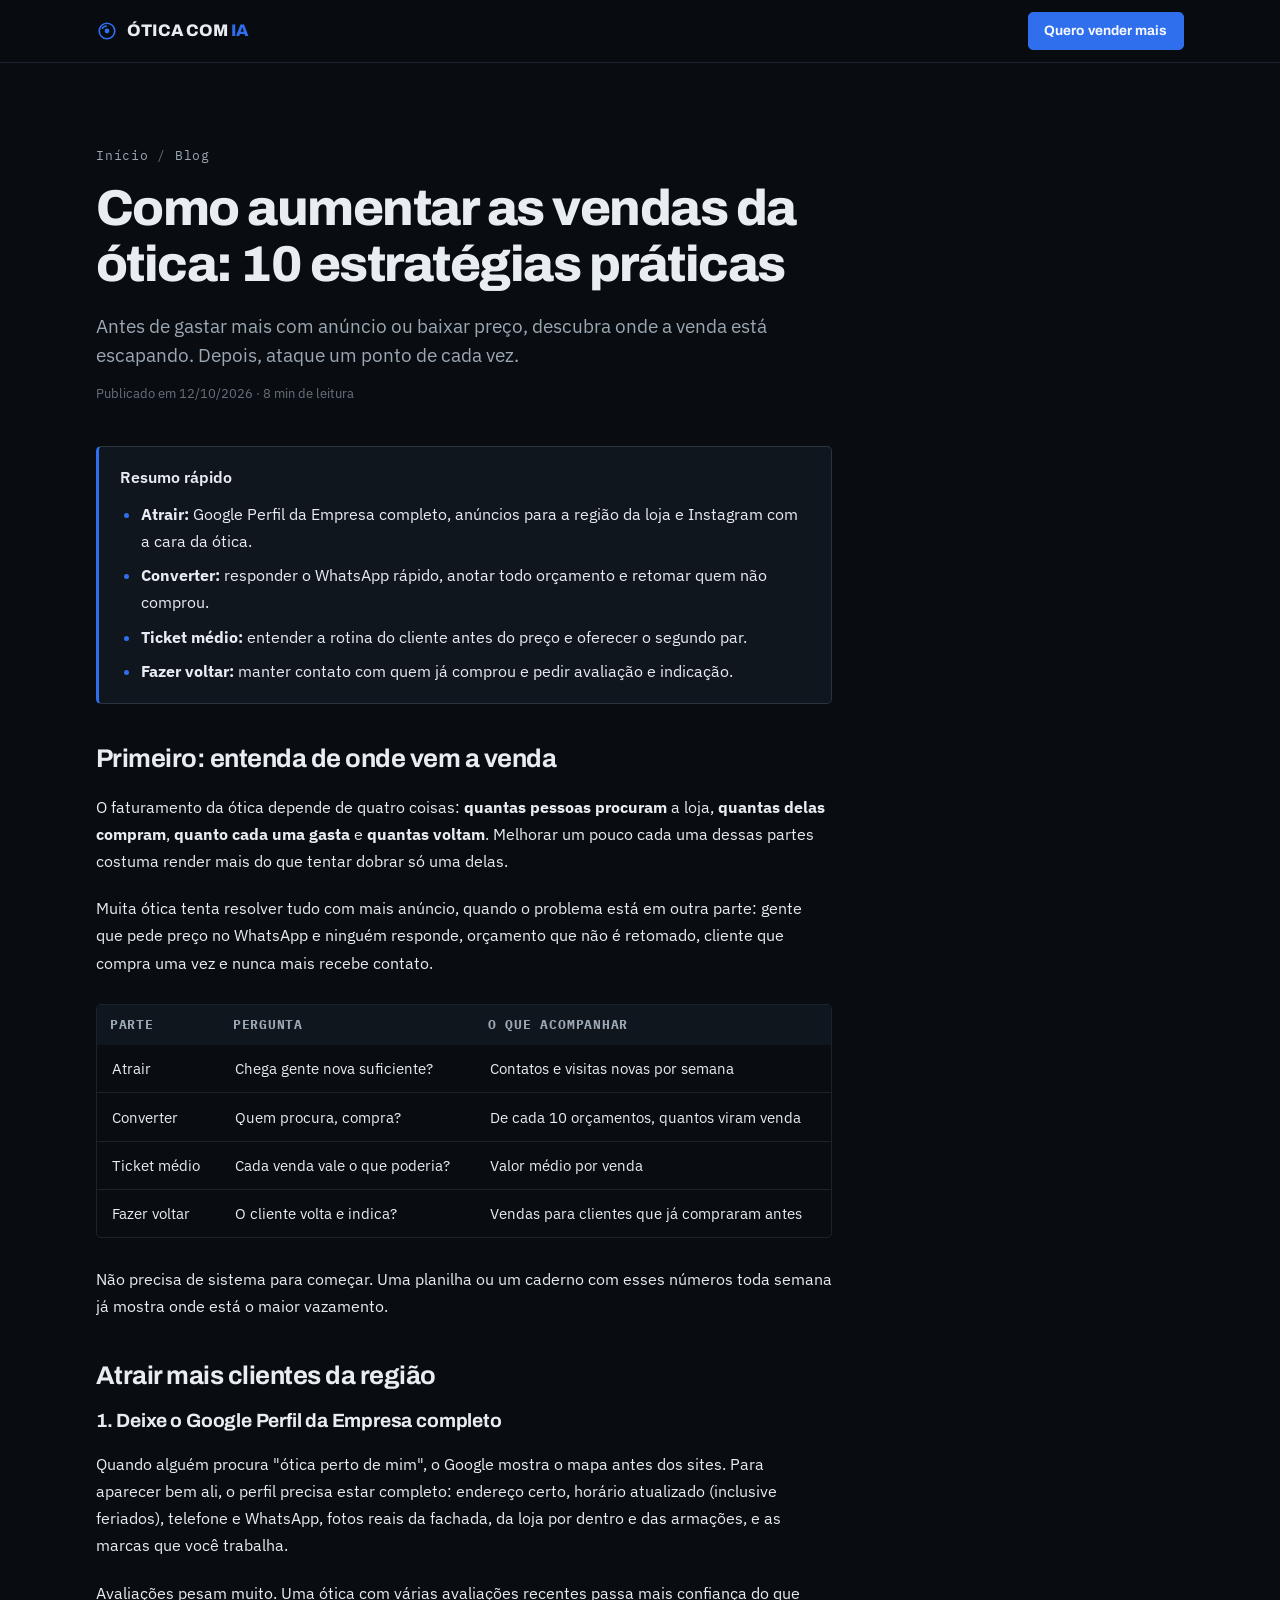
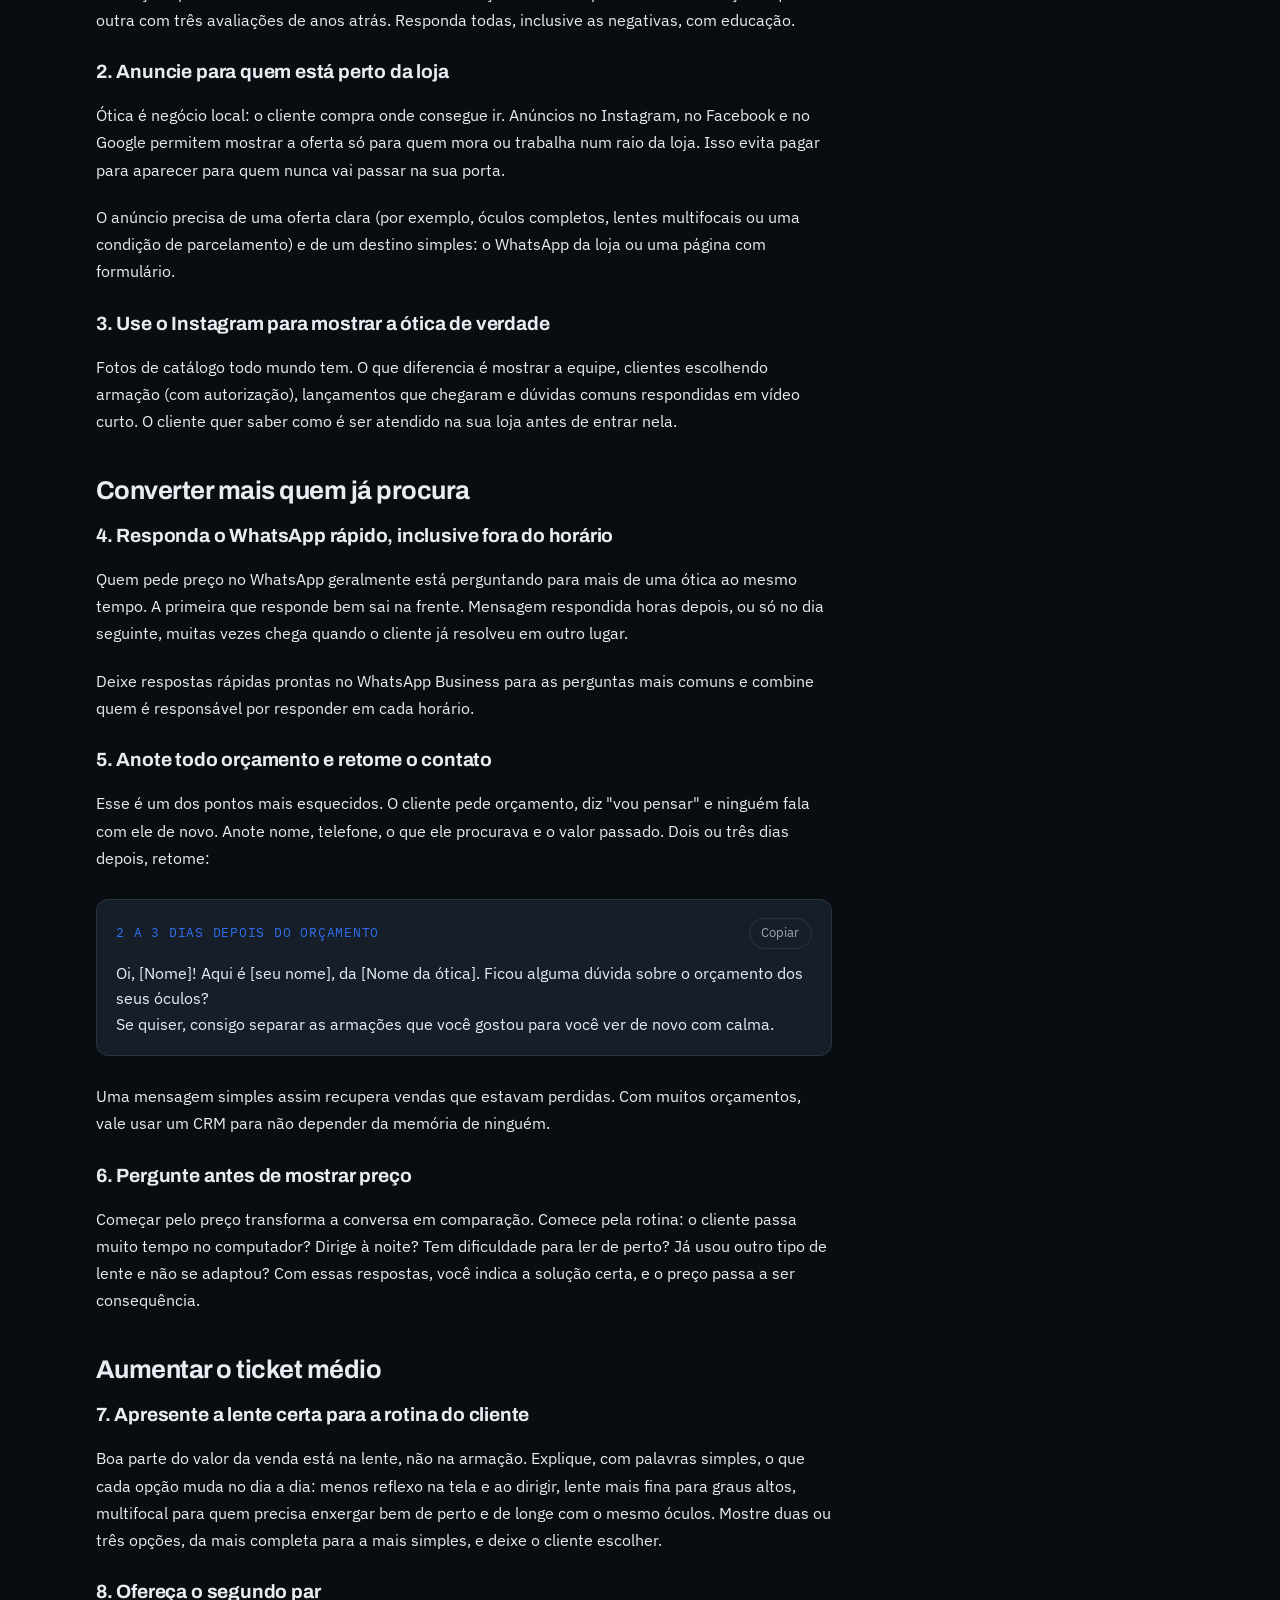
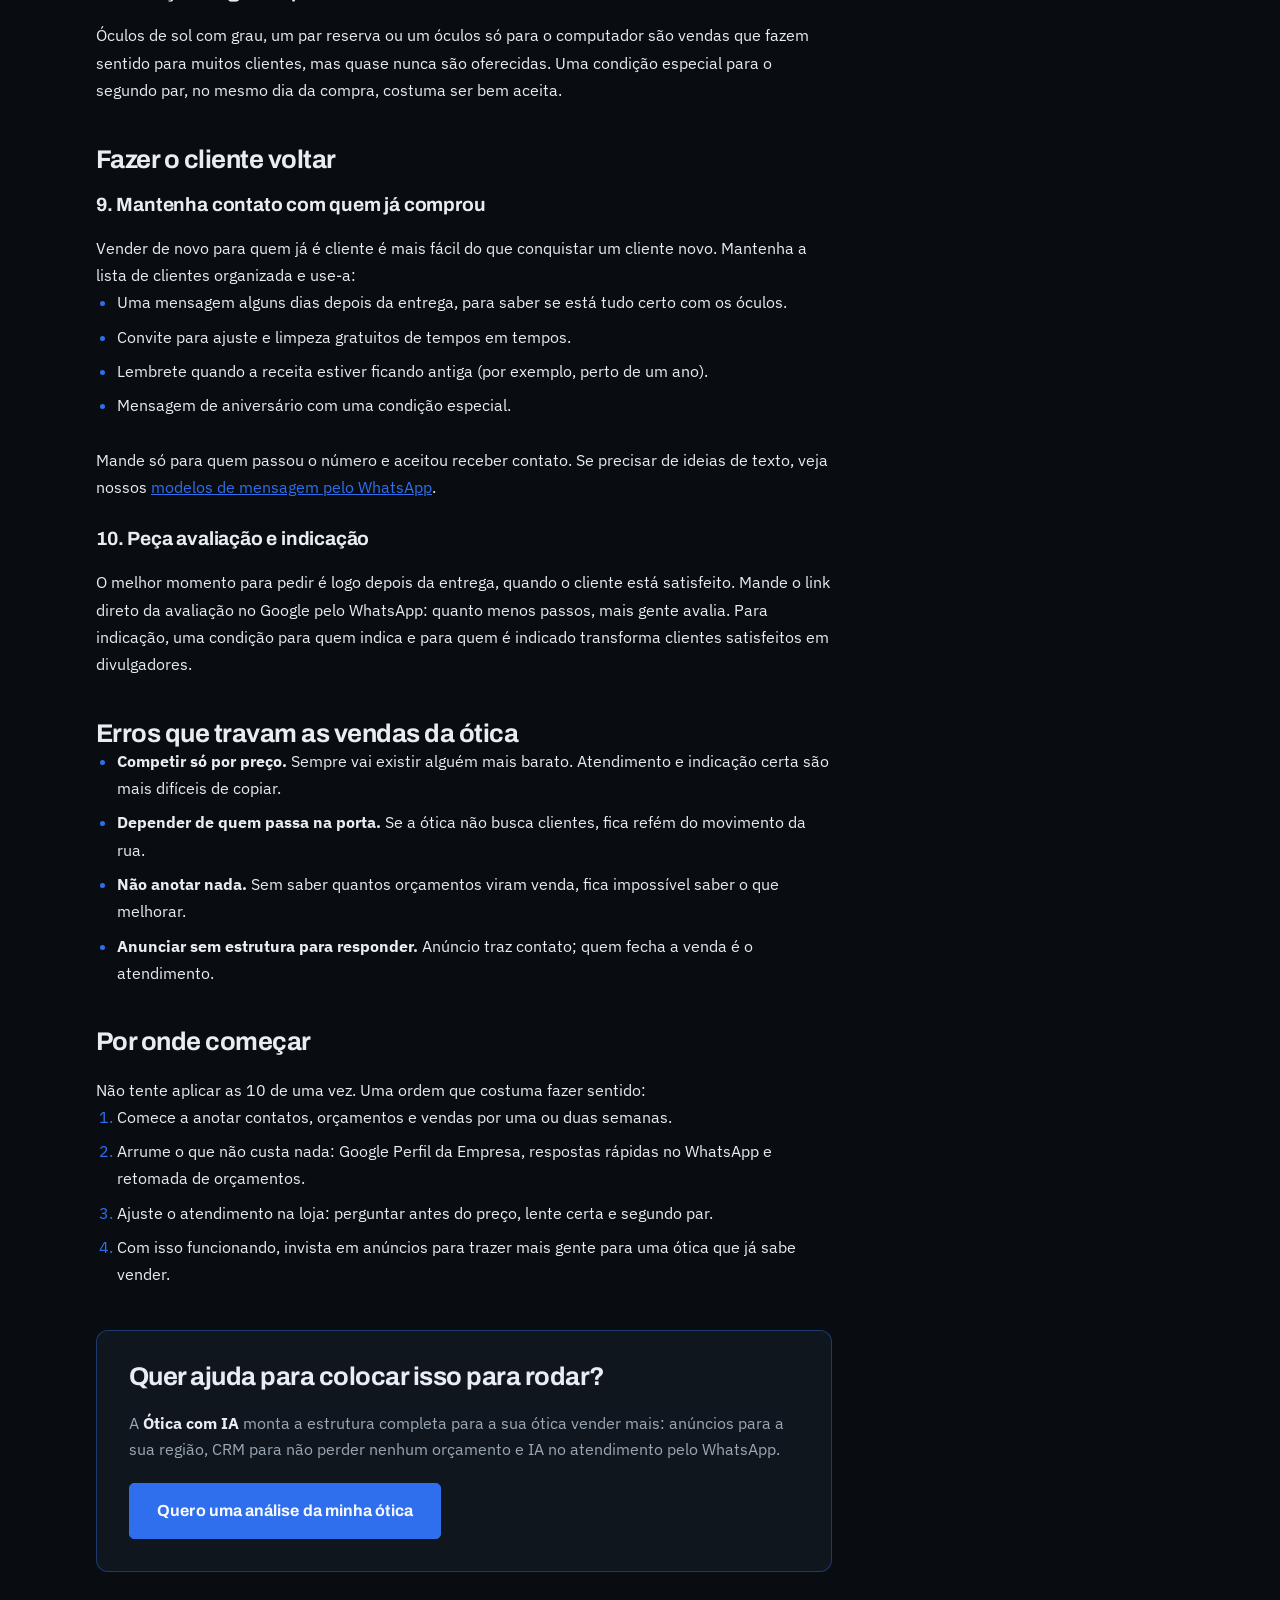
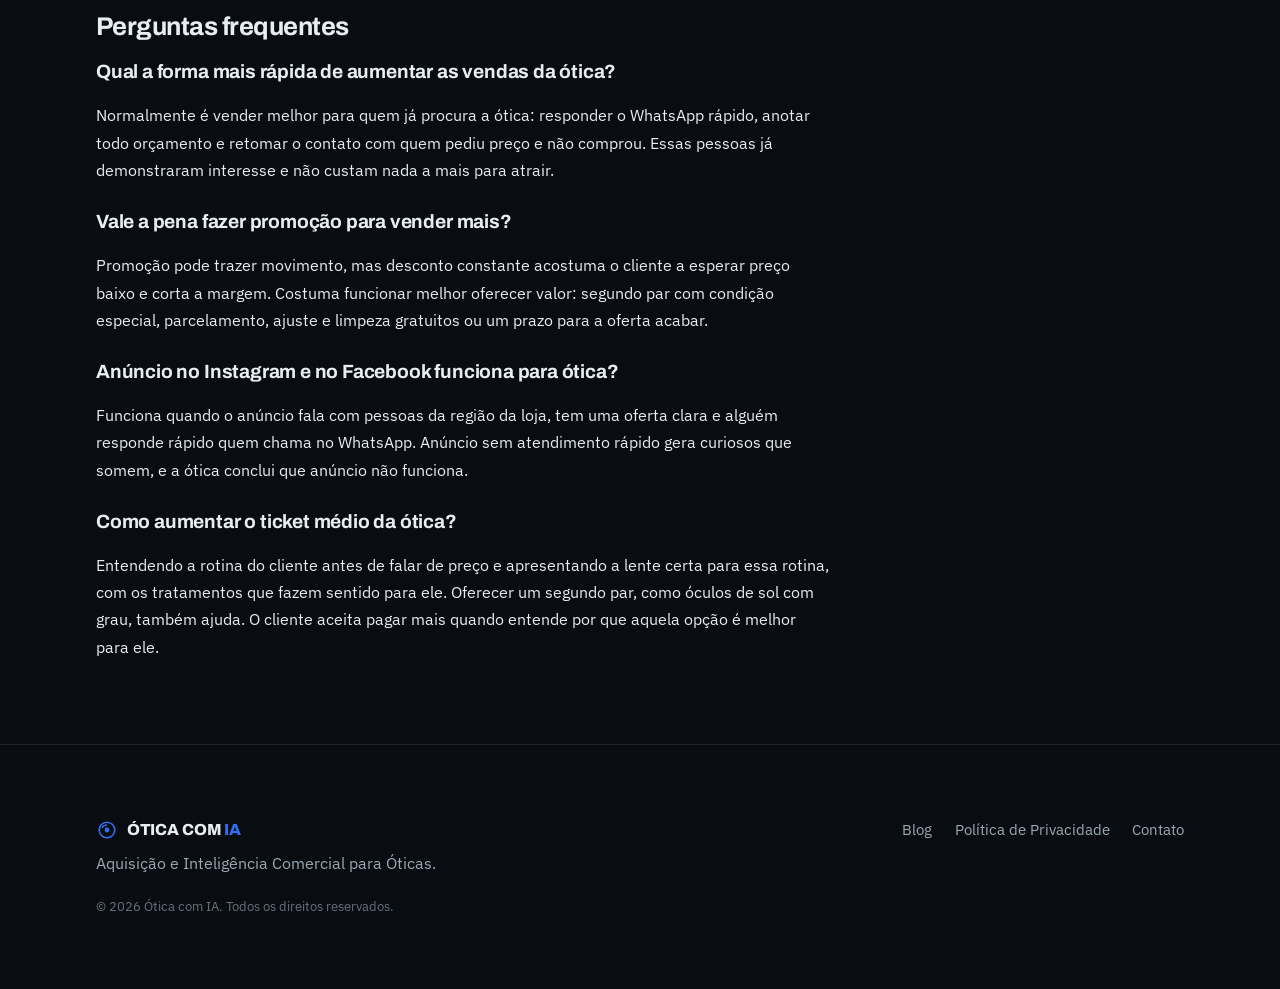
<file: blog/como-aumentar-vendas-otica/index.html>
<!DOCTYPE html>
<html lang="pt-BR">
<head>
<meta charset="utf-8">
<meta name="viewport" content="width=device-width, initial-scale=1">
<title>Como aumentar as vendas da ótica: 10 estratégias práticas</title>
<!-- Google Tag Manager -->
<script>(function(w,d,s,l,i){w[l]=w[l]||[];w[l].push({'gtm.start':
new Date().getTime(),event:'gtm.js'});var f=d.getElementsByTagName(s)[0],
j=d.createElement(s),dl=l!='dataLayer'?'&l='+l:'';j.async=true;j.src=
'https://www.googletagmanager.com/gtm.js?id='+i+dl;f.parentNode.insertBefore(j,f);
})(window,document,'script','dataLayer','GTM-P85Z4D55');</script>
<!-- End Google Tag Manager -->
<!-- Meta Pixel Code -->
<script>
!function(f,b,e,v,n,t,s)
{if(f.fbq)return;n=f.fbq=function(){n.callMethod?
n.callMethod.apply(n,arguments):n.queue.push(arguments)};
if(!f._fbq)f._fbq=n;n.push=n;n.loaded=!0;n.version='2.0';
n.queue=[];t=b.createElement(e);t.async=!0;
t.src=v;s=b.getElementsByTagName(e)[0];
s.parentNode.insertBefore(t,s)}(window, document,'script',
'https://connect.facebook.net/en_US/fbevents.js');
fbq('init', '1718677262582293');
fbq('track', 'PageView');
</script>
<noscript><img height="1" width="1" style="display:none"
src="https://www.facebook.com/tr?id=1718677262582293&ev=PageView&noscript=1"
/></noscript>
<!-- End Meta Pixel Code -->
<meta name="description" content="10 estratégias práticas para aumentar as vendas da ótica: atrair mais clientes da região, converter quem já procura, aumentar o ticket médio e fazer o cliente voltar.">
<link rel="canonical" href="https://oticacomia.com.br/blog/como-aumentar-vendas-otica/">
<meta property="og:type" content="article">
<meta property="og:locale" content="pt_BR">
<meta property="og:site_name" content="Ótica com IA">
<meta property="og:title" content="Como aumentar as vendas da ótica: 10 estratégias práticas">
<meta property="og:description" content="Atrair mais clientes, converter quem já procura, aumentar o ticket médio e fazer o cliente voltar: o passo a passo para a ótica vender mais.">
<meta property="og:url" content="https://oticacomia.com.br/blog/como-aumentar-vendas-otica/">
<meta property="article:published_time" content="2026-10-12">
<script type="application/ld+json">
{
  "@context": "https://schema.org",
  "@graph": [
    {
      "@type": "BlogPosting",
      "@id": "https://oticacomia.com.br/blog/como-aumentar-vendas-otica/#artigo",
      "headline": "Como aumentar as vendas da ótica: 10 estratégias práticas",
      "description": "10 estratégias práticas para aumentar as vendas da ótica: atrair mais clientes da região, converter quem já procura, aumentar o ticket médio e fazer o cliente voltar.",
      "inLanguage": "pt-BR",
      "datePublished": "2026-10-12",
      "dateModified": "2026-10-12",
      "mainEntityOfPage": "https://oticacomia.com.br/blog/como-aumentar-vendas-otica/",
      "author": { "@type": "Organization", "@id": "https://oticacomia.com.br/#org", "name": "Ótica com IA", "url": "https://oticacomia.com.br/" },
      "publisher": { "@type": "Organization", "@id": "https://oticacomia.com.br/#org", "name": "Ótica com IA", "url": "https://oticacomia.com.br/" },
      "about": ["vendas em ótica", "estratégias de vendas para óticas", "ticket médio", "marketing para óticas"]
    },
    {
      "@type": "BreadcrumbList",
      "itemListElement": [
        { "@type": "ListItem", "position": 1, "name": "Início", "item": "https://oticacomia.com.br/" },
        { "@type": "ListItem", "position": 2, "name": "Blog", "item": "https://oticacomia.com.br/blog/" },
        { "@type": "ListItem", "position": 3, "name": "Como aumentar as vendas da ótica" }
      ]
    },
    {
      "@type": "FAQPage",
      "mainEntity": [
        { "@type": "Question", "name": "Qual a forma mais rápida de aumentar as vendas da ótica?", "acceptedAnswer": { "@type": "Answer", "text": "Normalmente é vender melhor para quem já procura a ótica: responder o WhatsApp rápido, anotar todo orçamento e retomar o contato com quem pediu preço e não comprou. Essas pessoas já demonstraram interesse e não custam nada a mais para atrair." } },
        { "@type": "Question", "name": "Vale a pena fazer promoção para vender mais?", "acceptedAnswer": { "@type": "Answer", "text": "Promoção pode trazer movimento, mas desconto constante acostuma o cliente a esperar preço baixo e corta a margem. Costuma funcionar melhor oferecer valor: segundo par com condição especial, parcelamento, ajuste e limpeza gratuitos ou um prazo para a oferta acabar." } },
        { "@type": "Question", "name": "Anúncio no Instagram e no Facebook funciona para ótica?", "acceptedAnswer": { "@type": "Answer", "text": "Funciona quando o anúncio fala com pessoas da região da loja, tem uma oferta clara e alguém responde rápido quem chama no WhatsApp. Anúncio sem atendimento rápido gera curiosos que somem, e a ótica conclui que anúncio não funciona." } },
        { "@type": "Question", "name": "Como aumentar o ticket médio da ótica?", "acceptedAnswer": { "@type": "Answer", "text": "Entendendo a rotina do cliente antes de falar de preço e apresentando a lente certa para essa rotina, com os tratamentos que fazem sentido para ele. Oferecer um segundo par, como óculos de sol com grau, também ajuda. O cliente aceita pagar mais quando entende por que aquela opção é melhor para ele." } }
      ]
    }
  ]
}
</script>
<link rel="icon" href="data:image/svg+xml,%3Csvg xmlns='http://www.w3.org/2000/svg' viewBox='0 0 24 24' fill='none' stroke='%2327D3C4' stroke-width='1.8'%3E%3Ccircle cx='12' cy='12' r='8.5'/%3E%3Cpath d='M6.5 9.5A6.5 6.5 0 0 1 12 6.5'/%3E%3Ccircle cx='12' cy='12' r='2.6' fill='%2327D3C4' stroke='none'/%3E%3C/svg%3E">
<link rel="preconnect" href="https://fonts.googleapis.com">
<link rel="preconnect" href="https://fonts.gstatic.com" crossorigin>
<link rel="stylesheet" href="https://fonts.googleapis.com/css2?family=Archivo:wght@500;600;700;800;900&family=IBM+Plex+Mono:wght@400;500;600&family=IBM+Plex+Sans:wght@400;500;600&display=swap">
<link rel="stylesheet" href="/assets/styles.css">
</head>
<body>

<!-- Google Tag Manager (noscript) -->
<noscript><iframe src="https://www.googletagmanager.com/ns.html?id=GTM-P85Z4D55"
height="0" width="0" style="display:none;visibility:hidden"></iframe></noscript>
<!-- End Google Tag Manager (noscript) -->

<header class="site-header">
  <div class="wrap">
    <a class="brand" href="/" aria-label="Ótica com IA — início">
      <svg viewBox="0 0 24 24" fill="none" stroke="currentColor" stroke-width="1.8" aria-hidden="true">
        <circle cx="12" cy="12" r="8.5"></circle>
        <path d="M6.5 9.5A6.5 6.5 0 0 1 12 6.5"></path>
        <circle cx="12" cy="12" r="2.6" fill="currentColor" stroke="none"></circle>
      </svg>
      <span>ÓTICA COM <span class="accent">IA</span></span>
    </a>
    <a class="btn btn--sm" href="/?utm_source=blog&amp;utm_medium=organico&amp;utm_campaign=aumentar-vendas-otica#formulario">Quero vender mais</a>
  </div>
</header>

<main>
  <article class="section">
    <div class="wrap">
      <div class="section__inner">
        <div class="section-head">
          <nav class="breadcrumb" aria-label="Você está em"><a href="/">Início</a> / <a href="/blog/">Blog</a></nav>
          <h1>Como aumentar as vendas da ótica: 10 estratégias práticas</h1>
          <p class="lede dim">Antes de gastar mais com anúncio ou baixar preço, descubra onde a venda está escapando. Depois, ataque um ponto de cada vez.</p>
          <p class="artigo-meta">Publicado em 12/10/2026 · 8 min de leitura</p>
        </div>

        <div class="section-body artigo">
          <div class="resumo">
            <p>Resumo rápido</p>
            <ul>
              <li><strong>Atrair:</strong> Google Perfil da Empresa completo, anúncios para a região da loja e Instagram com a cara da ótica.</li>
              <li><strong>Converter:</strong> responder o WhatsApp rápido, anotar todo orçamento e retomar quem não comprou.</li>
              <li><strong>Ticket médio:</strong> entender a rotina do cliente antes do preço e oferecer o segundo par.</li>
              <li><strong>Fazer voltar:</strong> manter contato com quem já comprou e pedir avaliação e indicação.</li>
            </ul>
          </div>

          <h2>Primeiro: entenda de onde vem a venda</h2>
          <p>O faturamento da ótica depende de quatro coisas: <strong>quantas pessoas procuram</strong> a loja, <strong>quantas delas compram</strong>, <strong>quanto cada uma gasta</strong> e <strong>quantas voltam</strong>. Melhorar um pouco cada uma dessas partes costuma render mais do que tentar dobrar só uma delas.</p>
          <p>Muita ótica tenta resolver tudo com mais anúncio, quando o problema está em outra parte: gente que pede preço no WhatsApp e ninguém responde, orçamento que não é retomado, cliente que compra uma vez e nunca mais recebe contato.</p>
          <div class="tabela-wrap">
            <table class="tabela">
              <thead><tr><th>Parte</th><th>Pergunta</th><th>O que acompanhar</th></tr></thead>
              <tbody>
                <tr><td>Atrair</td><td>Chega gente nova suficiente?</td><td>Contatos e visitas novas por semana</td></tr>
                <tr><td>Converter</td><td>Quem procura, compra?</td><td>De cada 10 orçamentos, quantos viram venda</td></tr>
                <tr><td>Ticket médio</td><td>Cada venda vale o que poderia?</td><td>Valor médio por venda</td></tr>
                <tr><td>Fazer voltar</td><td>O cliente volta e indica?</td><td>Vendas para clientes que já compraram antes</td></tr>
              </tbody>
            </table>
          </div>
          <p>Não precisa de sistema para começar. Uma planilha ou um caderno com esses números toda semana já mostra onde está o maior vazamento.</p>
          <!-- FELIPE: inserir aqui 1 ou 2 frases da sua experiência — ex.: qual desses quatro pontos você mais vê travando as óticas que atende. -->

          <h2>Atrair mais clientes da região</h2>

          <h3>1. Deixe o Google Perfil da Empresa completo</h3>
          <p>Quando alguém procura "ótica perto de mim", o Google mostra o mapa antes dos sites. Para aparecer bem ali, o perfil precisa estar completo: endereço certo, horário atualizado (inclusive feriados), telefone e WhatsApp, fotos reais da fachada, da loja por dentro e das armações, e as marcas que você trabalha.</p>
          <p>Avaliações pesam muito. Uma ótica com várias avaliações recentes passa mais confiança do que outra com três avaliações de anos atrás. Responda todas, inclusive as negativas, com educação.</p>

          <h3>2. Anuncie para quem está perto da loja</h3>
          <p>Ótica é negócio local: o cliente compra onde consegue ir. Anúncios no Instagram, no Facebook e no Google permitem mostrar a oferta só para quem mora ou trabalha num raio da loja. Isso evita pagar para aparecer para quem nunca vai passar na sua porta.</p>
          <p>O anúncio precisa de uma oferta clara (por exemplo, óculos completos, lentes multifocais ou uma condição de parcelamento) e de um destino simples: o WhatsApp da loja ou uma página com formulário.</p>

          <h3>3. Use o Instagram para mostrar a ótica de verdade</h3>
          <p>Fotos de catálogo todo mundo tem. O que diferencia é mostrar a equipe, clientes escolhendo armação (com autorização), lançamentos que chegaram e dúvidas comuns respondidas em vídeo curto. O cliente quer saber como é ser atendido na sua loja antes de entrar nela.</p>

          <h2>Converter mais quem já procura</h2>

          <h3>4. Responda o WhatsApp rápido, inclusive fora do horário</h3>
          <p>Quem pede preço no WhatsApp geralmente está perguntando para mais de uma ótica ao mesmo tempo. A primeira que responde bem sai na frente. Mensagem respondida horas depois, ou só no dia seguinte, muitas vezes chega quando o cliente já resolveu em outro lugar.</p>
          <p>Deixe respostas rápidas prontas no WhatsApp Business para as perguntas mais comuns e combine quem é responsável por responder em cada horário.</p>

          <h3>5. Anote todo orçamento e retome o contato</h3>
          <p>Esse é um dos pontos mais esquecidos. O cliente pede orçamento, diz "vou pensar" e ninguém fala com ele de novo. Anote nome, telefone, o que ele procurava e o valor passado. Dois ou três dias depois, retome:</p>
          <div class="modelo">
            <div class="modelo__topo"><span class="modelo__quando">2 a 3 dias depois do orçamento</span><button class="modelo__copiar" type="button">Copiar</button></div>
            <p class="modelo__texto">Oi, [Nome]! Aqui é [seu nome], da [Nome da ótica]. Ficou alguma dúvida sobre o orçamento dos seus óculos?
Se quiser, consigo separar as armações que você gostou para você ver de novo com calma.</p>
          </div>
          <p>Uma mensagem simples assim recupera vendas que estavam perdidas. Com muitos orçamentos, vale usar um CRM para não depender da memória de ninguém.</p>
          <!-- FELIPE: se tiver, citar aqui o que você vê acontecer quando as óticas passam a retomar os orçamentos (sem números inventados). -->

          <h3>6. Pergunte antes de mostrar preço</h3>
          <p>Começar pelo preço transforma a conversa em comparação. Comece pela rotina: o cliente passa muito tempo no computador? Dirige à noite? Tem dificuldade para ler de perto? Já usou outro tipo de lente e não se adaptou? Com essas respostas, você indica a solução certa, e o preço passa a ser consequência.</p>

          <h2>Aumentar o ticket médio</h2>

          <h3>7. Apresente a lente certa para a rotina do cliente</h3>
          <p>Boa parte do valor da venda está na lente, não na armação. Explique, com palavras simples, o que cada opção muda no dia a dia: menos reflexo na tela e ao dirigir, lente mais fina para graus altos, multifocal para quem precisa enxergar bem de perto e de longe com o mesmo óculos. Mostre duas ou três opções, da mais completa para a mais simples, e deixe o cliente escolher.</p>

          <h3>8. Ofereça o segundo par</h3>
          <p>Óculos de sol com grau, um par reserva ou um óculos só para o computador são vendas que fazem sentido para muitos clientes, mas quase nunca são oferecidas. Uma condição especial para o segundo par, no mesmo dia da compra, costuma ser bem aceita.</p>

          <h2>Fazer o cliente voltar</h2>

          <h3>9. Mantenha contato com quem já comprou</h3>
          <p>Vender de novo para quem já é cliente é mais fácil do que conquistar um cliente novo. Mantenha a lista de clientes organizada e use-a:</p>
          <ul>
            <li>Uma mensagem alguns dias depois da entrega, para saber se está tudo certo com os óculos.</li>
            <li>Convite para ajuste e limpeza gratuitos de tempos em tempos.</li>
            <li>Lembrete quando a receita estiver ficando antiga (por exemplo, perto de um ano).</li>
            <li>Mensagem de aniversário com uma condição especial.</li>
          </ul>
          <p>Mande só para quem passou o número e aceitou receber contato. Se precisar de ideias de texto, veja nossos <a href="/blog/mensagem-confirmacao-exame-de-vista-whatsapp/">modelos de mensagem pelo WhatsApp</a>.</p>

          <h3>10. Peça avaliação e indicação</h3>
          <p>O melhor momento para pedir é logo depois da entrega, quando o cliente está satisfeito. Mande o link direto da avaliação no Google pelo WhatsApp: quanto menos passos, mais gente avalia. Para indicação, uma condição para quem indica e para quem é indicado transforma clientes satisfeitos em divulgadores.</p>

          <h2>Erros que travam as vendas da ótica</h2>
          <ul>
            <li><strong>Competir só por preço.</strong> Sempre vai existir alguém mais barato. Atendimento e indicação certa são mais difíceis de copiar.</li>
            <li><strong>Depender de quem passa na porta.</strong> Se a ótica não busca clientes, fica refém do movimento da rua.</li>
            <li><strong>Não anotar nada.</strong> Sem saber quantos orçamentos viram venda, fica impossível saber o que melhorar.</li>
            <li><strong>Anunciar sem estrutura para responder.</strong> Anúncio traz contato; quem fecha a venda é o atendimento.</li>
          </ul>

          <h2>Por onde começar</h2>
          <p>Não tente aplicar as 10 de uma vez. Uma ordem que costuma fazer sentido:</p>
          <ol>
            <li>Comece a anotar contatos, orçamentos e vendas por uma ou duas semanas.</li>
            <li>Arrume o que não custa nada: Google Perfil da Empresa, respostas rápidas no WhatsApp e retomada de orçamentos.</li>
            <li>Ajuste o atendimento na loja: perguntar antes do preço, lente certa e segundo par.</li>
            <li>Com isso funcionando, invista em anúncios para trazer mais gente para uma ótica que já sabe vender.</li>
          </ol>

          <div class="artigo-cta">
            <h2>Quer ajuda para colocar isso para rodar?</h2>
            <p class="dim">A <strong>Ótica com IA</strong> monta a estrutura completa para a sua ótica vender mais: anúncios para a sua região, CRM para não perder nenhum orçamento e IA no atendimento pelo WhatsApp.</p>
            <div class="cta-row"><a class="btn" href="/?utm_source=blog&amp;utm_medium=organico&amp;utm_campaign=aumentar-vendas-otica#formulario">Quero uma análise da minha ótica</a></div>
          </div>

          <h2>Perguntas frequentes</h2>
          <h3>Qual a forma mais rápida de aumentar as vendas da ótica?</h3>
          <p>Normalmente é vender melhor para quem já procura a ótica: responder o WhatsApp rápido, anotar todo orçamento e retomar o contato com quem pediu preço e não comprou. Essas pessoas já demonstraram interesse e não custam nada a mais para atrair.</p>
          <h3>Vale a pena fazer promoção para vender mais?</h3>
          <p>Promoção pode trazer movimento, mas desconto constante acostuma o cliente a esperar preço baixo e corta a margem. Costuma funcionar melhor oferecer valor: segundo par com condição especial, parcelamento, ajuste e limpeza gratuitos ou um prazo para a oferta acabar.</p>
          <h3>Anúncio no Instagram e no Facebook funciona para ótica?</h3>
          <p>Funciona quando o anúncio fala com pessoas da região da loja, tem uma oferta clara e alguém responde rápido quem chama no WhatsApp. Anúncio sem atendimento rápido gera curiosos que somem, e a ótica conclui que anúncio não funciona.</p>
          <h3>Como aumentar o ticket médio da ótica?</h3>
          <p>Entendendo a rotina do cliente antes de falar de preço e apresentando a lente certa para essa rotina, com os tratamentos que fazem sentido para ele. Oferecer um segundo par, como óculos de sol com grau, também ajuda. O cliente aceita pagar mais quando entende por que aquela opção é melhor para ele.</p>
        </div>
      </div>
    </div>
  </article>
</main>

<footer class="site-footer">
  <div class="wrap stack">
    <div class="site-footer__top">
      <div>
        <p class="brand brand--footer">
          <svg viewBox="0 0 24 24" fill="none" stroke="currentColor" stroke-width="1.8" aria-hidden="true"><circle cx="12" cy="12" r="8.5"></circle><path d="M6.5 9.5A6.5 6.5 0 0 1 12 6.5"></path><circle cx="12" cy="12" r="2.6" fill="currentColor" stroke="none"></circle></svg>
          <span>ÓTICA COM <span class="accent">IA</span></span>
        </p>
        <p class="dim">Aquisição e Inteligência Comercial para Óticas.</p>
      </div>
      <nav class="site-footer__nav" aria-label="Rodapé">
        <a href="/blog/">Blog</a>
        <a href="/privacidade/">Política de Privacidade</a>
        <a href="/#formulario">Contato</a>
      </nav>
    </div>
    <p class="fineprint">© 2026 Ótica com IA. Todos os direitos reservados.</p>
  </div>
</footer>

<script>
  // botão "Copiar" dos modelos de mensagem
  document.querySelectorAll(".modelo").forEach(function (m) {
    var btn = m.querySelector(".modelo__copiar");
    var texto = m.querySelector(".modelo__texto").innerText.trim();
    btn.addEventListener("click", function () {
      var ok = function () { btn.textContent = "Copiado ✓"; setTimeout(function () { btn.textContent = "Copiar"; }, 1800); };
      if (navigator.clipboard && navigator.clipboard.writeText) {
        navigator.clipboard.writeText(texto).then(ok, function () { btn.textContent = "Selecione e copie"; });
      } else { btn.textContent = "Selecione e copie"; }
    });
  });
</script>
</body>
</html>
</file>
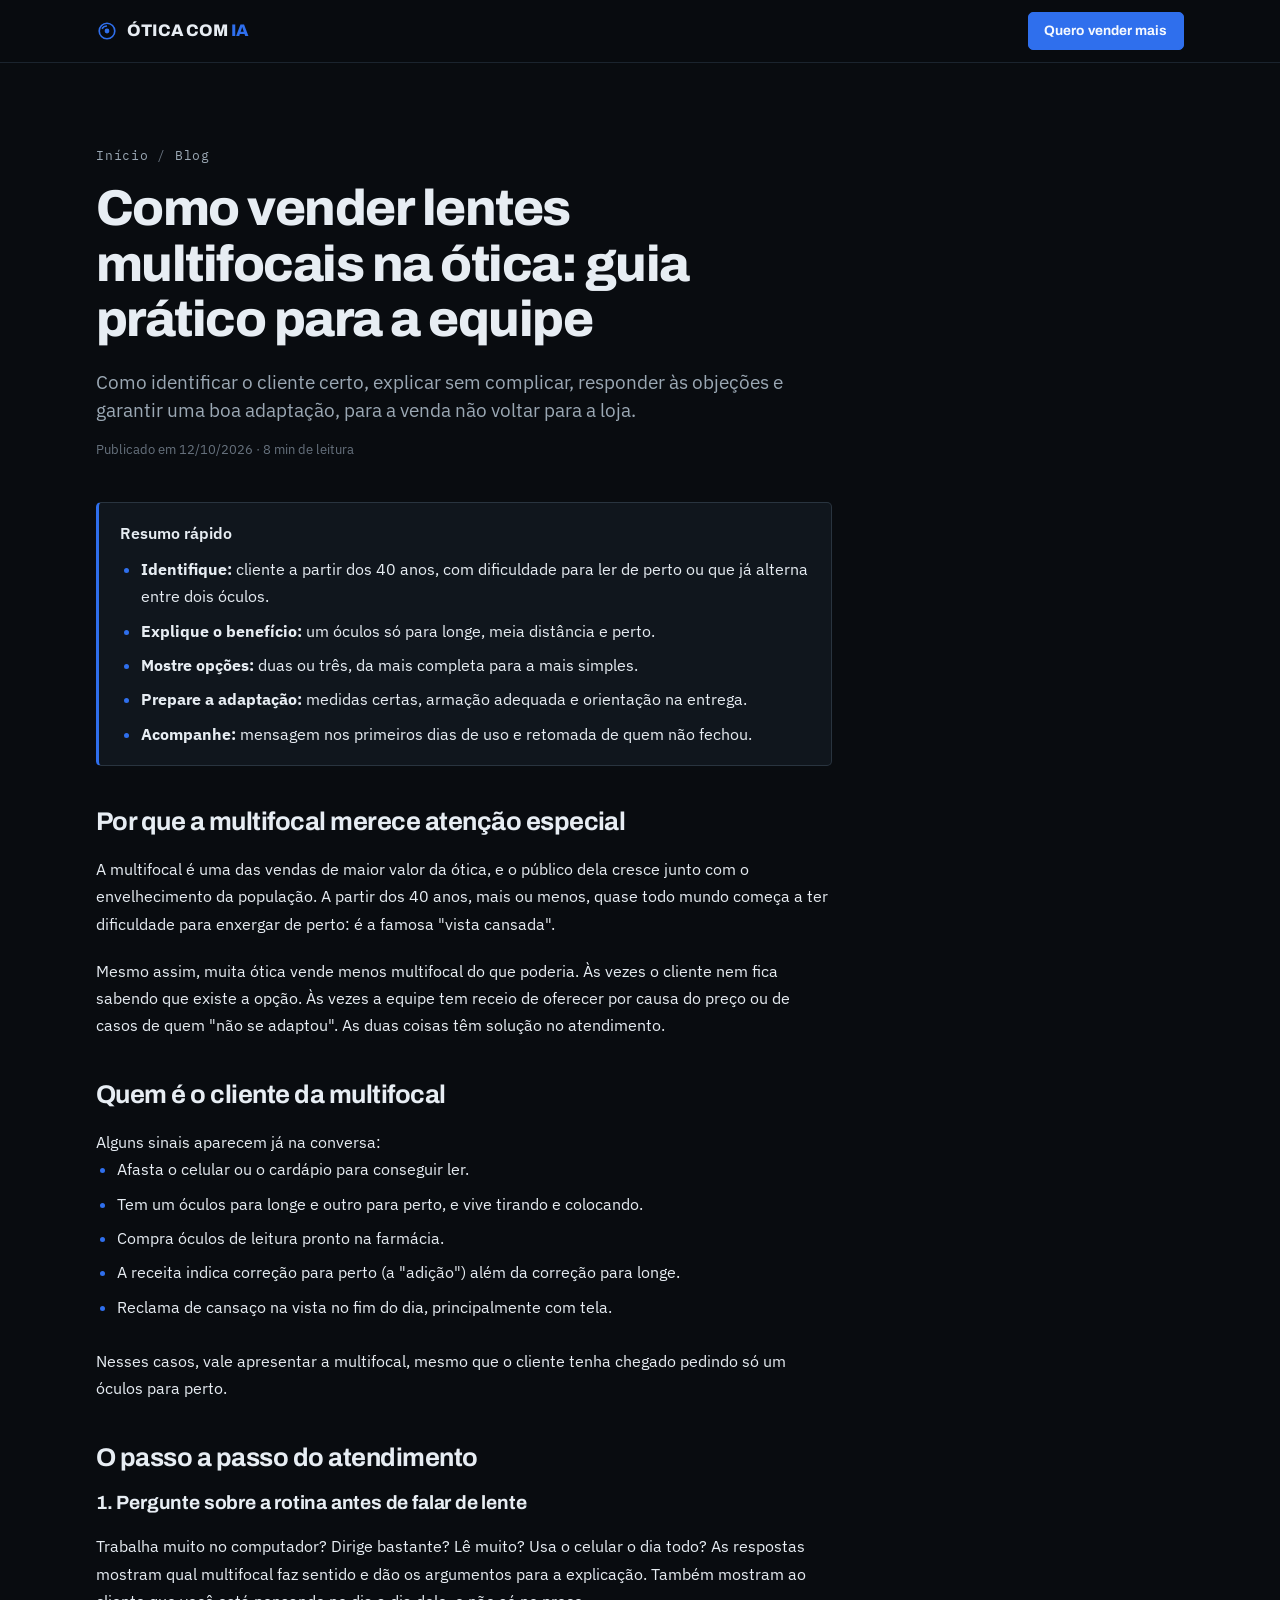
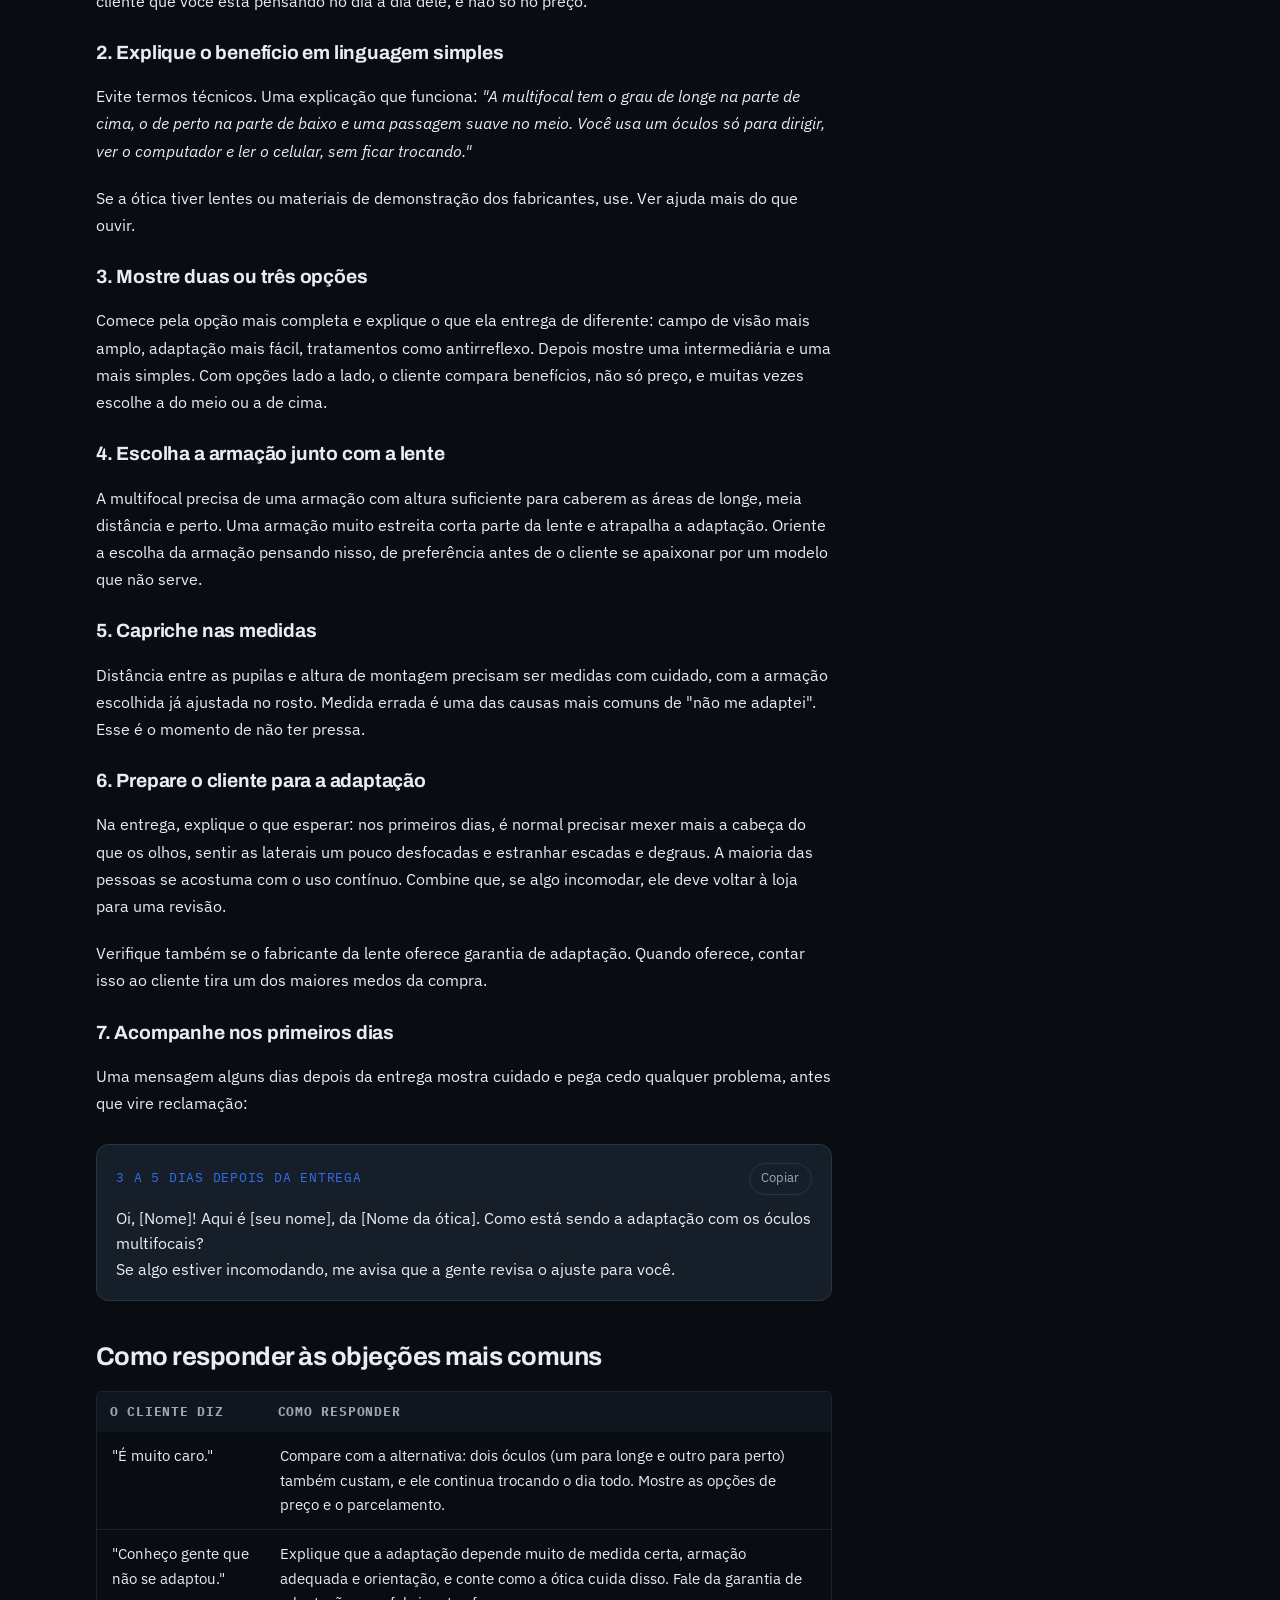
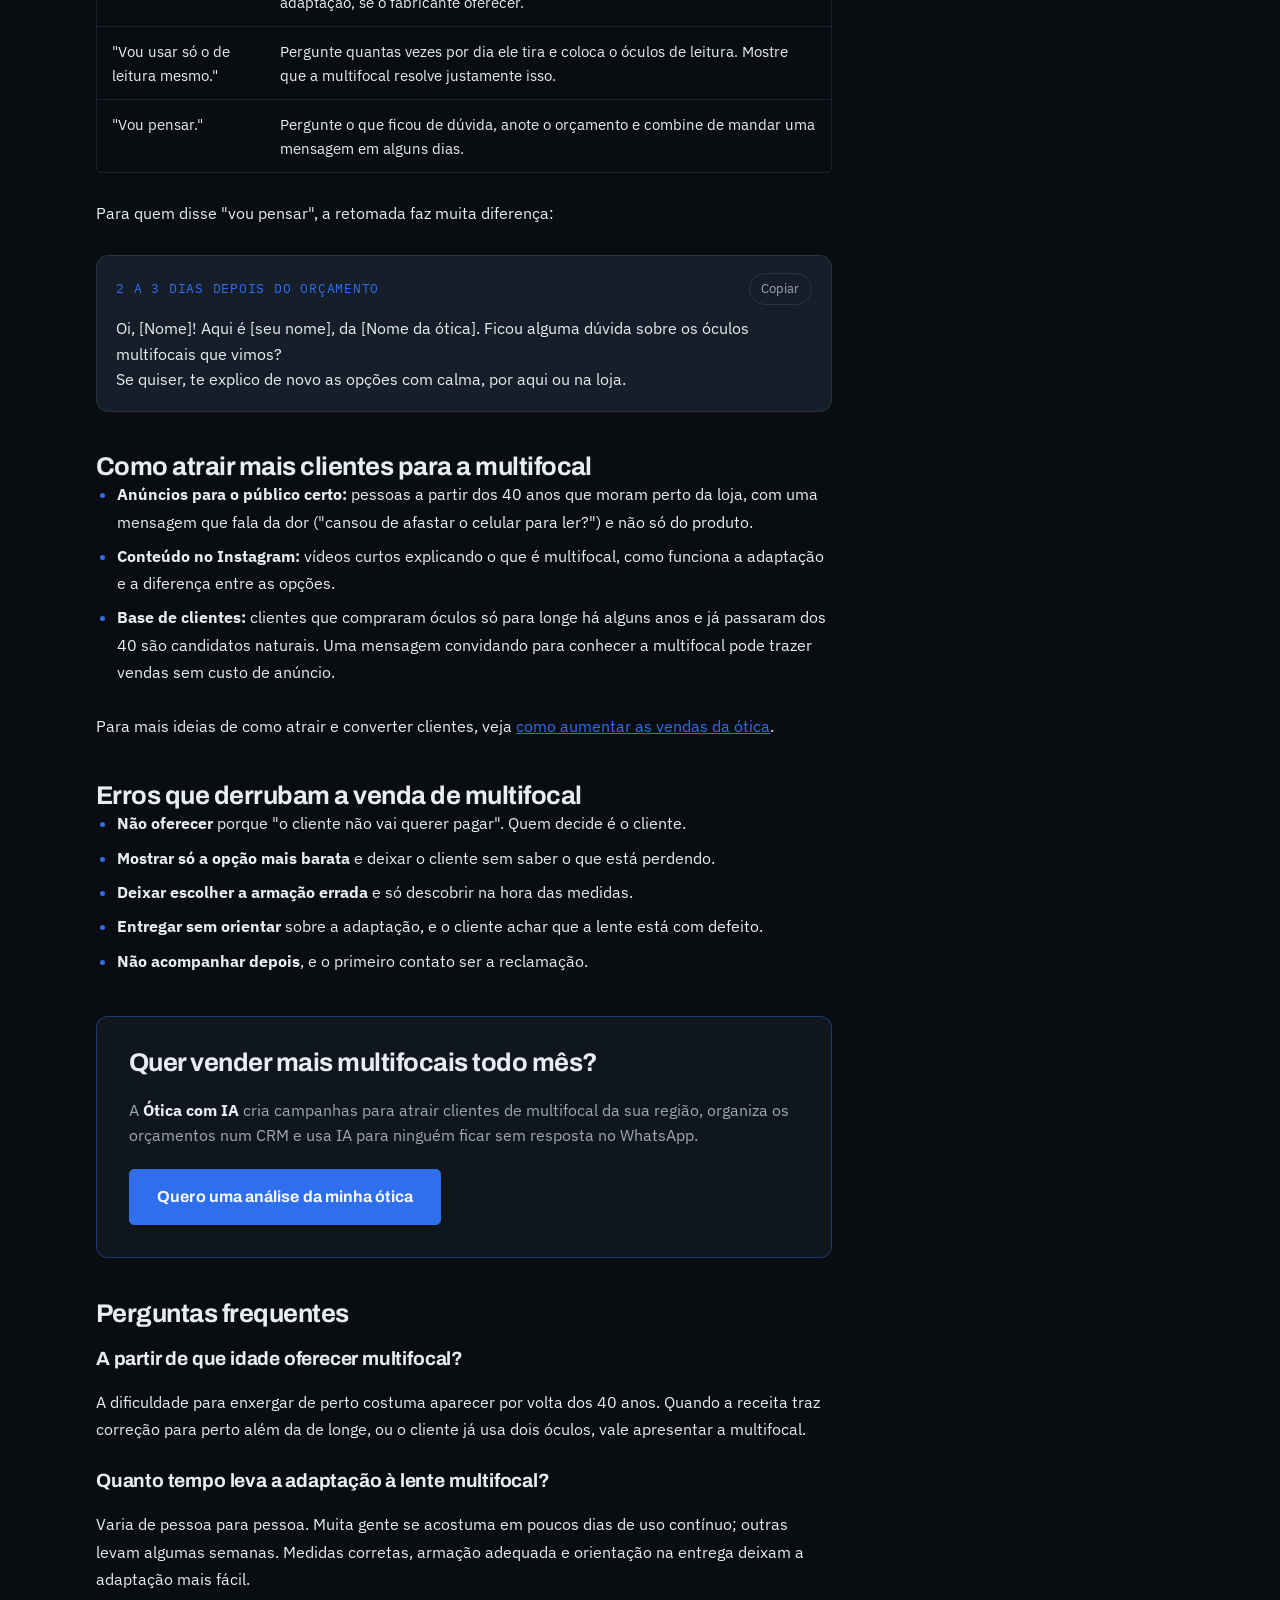
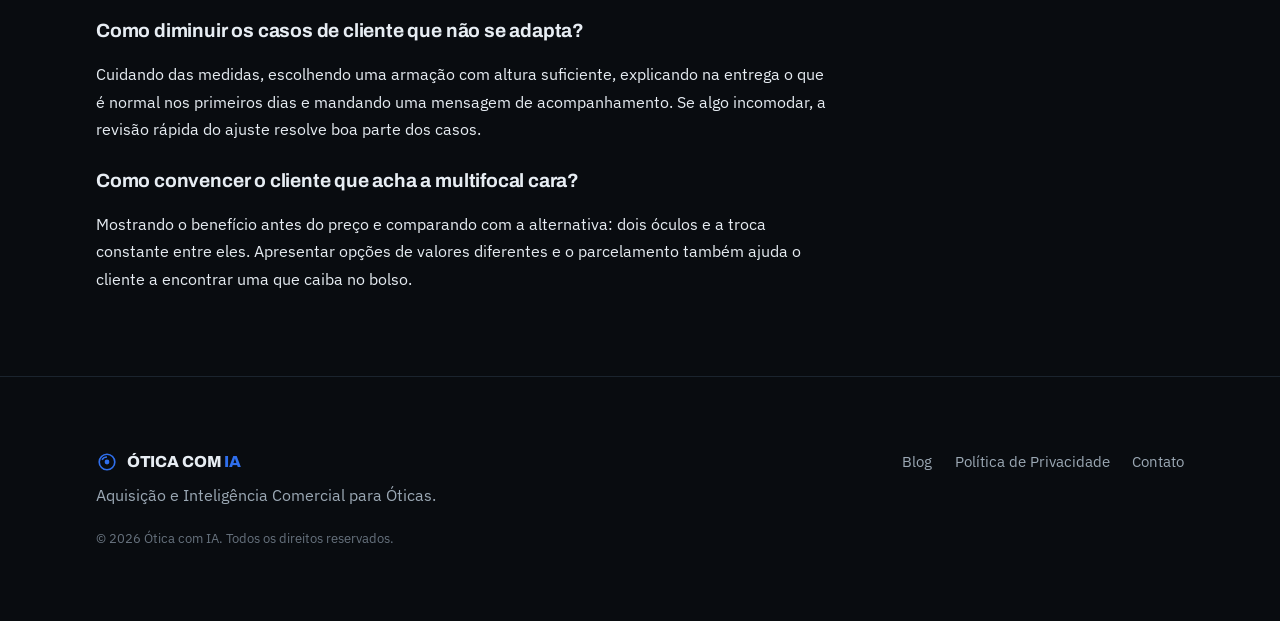
<file: blog/como-vender-lentes-multifocais/index.html>
<!DOCTYPE html>
<html lang="pt-BR">
<head>
<meta charset="utf-8">
<meta name="viewport" content="width=device-width, initial-scale=1">
<title>Como vender lentes multifocais na ótica: guia prático para a equipe</title>
<!-- Google Tag Manager -->
<script>(function(w,d,s,l,i){w[l]=w[l]||[];w[l].push({'gtm.start':
new Date().getTime(),event:'gtm.js'});var f=d.getElementsByTagName(s)[0],
j=d.createElement(s),dl=l!='dataLayer'?'&l='+l:'';j.async=true;j.src=
'https://www.googletagmanager.com/gtm.js?id='+i+dl;f.parentNode.insertBefore(j,f);
})(window,document,'script','dataLayer','GTM-P85Z4D55');</script>
<!-- End Google Tag Manager -->
<!-- Meta Pixel Code -->
<script>
!function(f,b,e,v,n,t,s)
{if(f.fbq)return;n=f.fbq=function(){n.callMethod?
n.callMethod.apply(n,arguments):n.queue.push(arguments)};
if(!f._fbq)f._fbq=n;n.push=n;n.loaded=!0;n.version='2.0';
n.queue=[];t=b.createElement(e);t.async=!0;
t.src=v;s=b.getElementsByTagName(e)[0];
s.parentNode.insertBefore(t,s)}(window, document,'script',
'https://connect.facebook.net/en_US/fbevents.js');
fbq('init', '1718677262582293');
fbq('track', 'PageView');
</script>
<noscript><img height="1" width="1" style="display:none"
src="https://www.facebook.com/tr?id=1718677262582293&ev=PageView&noscript=1"
/></noscript>
<!-- End Meta Pixel Code -->
<meta name="description" content="Como vender mais lentes multifocais na ótica: identificar o cliente certo, explicar sem complicar, responder às objeções de preço e adaptação e acompanhar depois da entrega.">
<link rel="canonical" href="https://oticacomia.com.br/blog/como-vender-lentes-multifocais/">
<meta property="og:type" content="article">
<meta property="og:locale" content="pt_BR">
<meta property="og:site_name" content="Ótica com IA">
<meta property="og:title" content="Como vender lentes multifocais na ótica: guia prático para a equipe">
<meta property="og:description" content="Identificar o cliente, explicar sem complicar, responder às objeções e garantir a adaptação: o guia para a equipe da ótica vender mais multifocais.">
<meta property="og:url" content="https://oticacomia.com.br/blog/como-vender-lentes-multifocais/">
<meta property="article:published_time" content="2026-10-12">
<script type="application/ld+json">
{
  "@context": "https://schema.org",
  "@graph": [
    {
      "@type": "BlogPosting",
      "@id": "https://oticacomia.com.br/blog/como-vender-lentes-multifocais/#artigo",
      "headline": "Como vender lentes multifocais na ótica: guia prático para a equipe",
      "description": "Como vender mais lentes multifocais na ótica: identificar o cliente certo, explicar sem complicar, responder às objeções de preço e adaptação e acompanhar depois da entrega.",
      "inLanguage": "pt-BR",
      "datePublished": "2026-10-12",
      "dateModified": "2026-10-12",
      "mainEntityOfPage": "https://oticacomia.com.br/blog/como-vender-lentes-multifocais/",
      "author": {
        "@type": "Organization",
        "@id": "https://oticacomia.com.br/#org",
        "name": "Ótica com IA",
        "url": "https://oticacomia.com.br/"
      },
      "publisher": {
        "@type": "Organization",
        "@id": "https://oticacomia.com.br/#org",
        "name": "Ótica com IA",
        "url": "https://oticacomia.com.br/"
      },
      "about": [
        "lentes multifocais",
        "vendas em ótica",
        "ticket médio",
        "atendimento em ótica"
      ]
    },
    {
      "@type": "BreadcrumbList",
      "itemListElement": [
        {
          "@type": "ListItem",
          "position": 1,
          "name": "Início",
          "item": "https://oticacomia.com.br/"
        },
        {
          "@type": "ListItem",
          "position": 2,
          "name": "Blog",
          "item": "https://oticacomia.com.br/blog/"
        },
        {
          "@type": "ListItem",
          "position": 3,
          "name": "Como vender lentes multifocais"
        }
      ]
    },
    {
      "@type": "FAQPage",
      "mainEntity": [
        {
          "@type": "Question",
          "name": "A partir de que idade oferecer multifocal?",
          "acceptedAnswer": {
            "@type": "Answer",
            "text": "A dificuldade para enxergar de perto costuma aparecer por volta dos 40 anos. Quando a receita traz correção para perto além da de longe, ou o cliente já usa dois óculos, vale apresentar a multifocal."
          }
        },
        {
          "@type": "Question",
          "name": "Quanto tempo leva a adaptação à lente multifocal?",
          "acceptedAnswer": {
            "@type": "Answer",
            "text": "Varia de pessoa para pessoa. Muita gente se acostuma em poucos dias de uso contínuo; outras levam algumas semanas. Medidas corretas, armação adequada e orientação na entrega deixam a adaptação mais fácil."
          }
        },
        {
          "@type": "Question",
          "name": "Como diminuir os casos de cliente que não se adapta?",
          "acceptedAnswer": {
            "@type": "Answer",
            "text": "Cuidando das medidas, escolhendo uma armação com altura suficiente, explicando na entrega o que é normal nos primeiros dias e mandando uma mensagem de acompanhamento. Se algo incomodar, a revisão rápida do ajuste resolve boa parte dos casos."
          }
        },
        {
          "@type": "Question",
          "name": "Como convencer o cliente que acha a multifocal cara?",
          "acceptedAnswer": {
            "@type": "Answer",
            "text": "Mostrando o benefício antes do preço e comparando com a alternativa: dois óculos e a troca constante entre eles. Apresentar opções de valores diferentes e o parcelamento também ajuda o cliente a encontrar uma que caiba no bolso."
          }
        }
      ]
    }
  ]
}
</script>
<link rel="icon" href="data:image/svg+xml,%3Csvg xmlns='http://www.w3.org/2000/svg' viewBox='0 0 24 24' fill='none' stroke='%2327D3C4' stroke-width='1.8'%3E%3Ccircle cx='12' cy='12' r='8.5'/%3E%3Cpath d='M6.5 9.5A6.5 6.5 0 0 1 12 6.5'/%3E%3Ccircle cx='12' cy='12' r='2.6' fill='%2327D3C4' stroke='none'/%3E%3C/svg%3E">
<link rel="preconnect" href="https://fonts.googleapis.com">
<link rel="preconnect" href="https://fonts.gstatic.com" crossorigin>
<link rel="stylesheet" href="https://fonts.googleapis.com/css2?family=Archivo:wght@500;600;700;800;900&family=IBM+Plex+Mono:wght@400;500;600&family=IBM+Plex+Sans:wght@400;500;600&display=swap">
<link rel="stylesheet" href="/assets/styles.css">
</head>
<body>

<!-- Google Tag Manager (noscript) -->
<noscript><iframe src="https://www.googletagmanager.com/ns.html?id=GTM-P85Z4D55"
height="0" width="0" style="display:none;visibility:hidden"></iframe></noscript>
<!-- End Google Tag Manager (noscript) -->

<header class="site-header">
  <div class="wrap">
    <a class="brand" href="/" aria-label="Ótica com IA — início">
      <svg viewBox="0 0 24 24" fill="none" stroke="currentColor" stroke-width="1.8" aria-hidden="true">
        <circle cx="12" cy="12" r="8.5"></circle>
        <path d="M6.5 9.5A6.5 6.5 0 0 1 12 6.5"></path>
        <circle cx="12" cy="12" r="2.6" fill="currentColor" stroke="none"></circle>
      </svg>
      <span>ÓTICA COM <span class="accent">IA</span></span>
    </a>
    <a class="btn btn--sm" href="/?utm_source=blog&amp;utm_medium=organico&amp;utm_campaign=vender-multifocais#formulario">Quero vender mais</a>
  </div>
</header>

<main>
  <article class="section">
    <div class="wrap">
      <div class="section__inner">
        <div class="section-head">
          <nav class="breadcrumb" aria-label="Você está em"><a href="/">Início</a> / <a href="/blog/">Blog</a></nav>
          <h1>Como vender lentes multifocais na ótica: guia prático para a equipe</h1>
          <p class="lede dim">Como identificar o cliente certo, explicar sem complicar, responder às objeções e garantir uma boa adaptação, para a venda não voltar para a loja.</p>
          <p class="artigo-meta">Publicado em 12/10/2026 · 8 min de leitura</p>
        </div>

        <div class="section-body artigo">
          <div class="resumo">
            <p>Resumo rápido</p>
            <ul>
              <li><strong>Identifique:</strong> cliente a partir dos 40 anos, com dificuldade para ler de perto ou que já alterna entre dois óculos.</li>
              <li><strong>Explique o benefício:</strong> um óculos só para longe, meia distância e perto.</li>
              <li><strong>Mostre opções:</strong> duas ou três, da mais completa para a mais simples.</li>
              <li><strong>Prepare a adaptação:</strong> medidas certas, armação adequada e orientação na entrega.</li>
              <li><strong>Acompanhe:</strong> mensagem nos primeiros dias de uso e retomada de quem não fechou.</li>
            </ul>
          </div>

          <h2>Por que a multifocal merece atenção especial</h2>
          <p>A multifocal é uma das vendas de maior valor da ótica, e o público dela cresce junto com o envelhecimento da população. A partir dos 40 anos, mais ou menos, quase todo mundo começa a ter dificuldade para enxergar de perto: é a famosa "vista cansada".</p>
          <p>Mesmo assim, muita ótica vende menos multifocal do que poderia. Às vezes o cliente nem fica sabendo que existe a opção. Às vezes a equipe tem receio de oferecer por causa do preço ou de casos de quem "não se adaptou". As duas coisas têm solução no atendimento.</p>
          <!-- FELIPE: inserir aqui 1 ou 2 frases da sua experiência — ex.: o que você vê nas óticas que atende sobre a venda de multifocais. -->

          <h2>Quem é o cliente da multifocal</h2>
          <p>Alguns sinais aparecem já na conversa:</p>
          <ul>
            <li>Afasta o celular ou o cardápio para conseguir ler.</li>
            <li>Tem um óculos para longe e outro para perto, e vive tirando e colocando.</li>
            <li>Compra óculos de leitura pronto na farmácia.</li>
            <li>A receita indica correção para perto (a "adição") além da correção para longe.</li>
            <li>Reclama de cansaço na vista no fim do dia, principalmente com tela.</li>
          </ul>
          <p>Nesses casos, vale apresentar a multifocal, mesmo que o cliente tenha chegado pedindo só um óculos para perto.</p>

          <h2>O passo a passo do atendimento</h2>

          <h3>1. Pergunte sobre a rotina antes de falar de lente</h3>
          <p>Trabalha muito no computador? Dirige bastante? Lê muito? Usa o celular o dia todo? As respostas mostram qual multifocal faz sentido e dão os argumentos para a explicação. Também mostram ao cliente que você está pensando no dia a dia dele, e não só no preço.</p>

          <h3>2. Explique o benefício em linguagem simples</h3>
          <p>Evite termos técnicos. Uma explicação que funciona: <em>"A multifocal tem o grau de longe na parte de cima, o de perto na parte de baixo e uma passagem suave no meio. Você usa um óculos só para dirigir, ver o computador e ler o celular, sem ficar trocando."</em></p>
          <p>Se a ótica tiver lentes ou materiais de demonstração dos fabricantes, use. Ver ajuda mais do que ouvir.</p>

          <h3>3. Mostre duas ou três opções</h3>
          <p>Comece pela opção mais completa e explique o que ela entrega de diferente: campo de visão mais amplo, adaptação mais fácil, tratamentos como antirreflexo. Depois mostre uma intermediária e uma mais simples. Com opções lado a lado, o cliente compara benefícios, não só preço, e muitas vezes escolhe a do meio ou a de cima.</p>

          <h3>4. Escolha a armação junto com a lente</h3>
          <p>A multifocal precisa de uma armação com altura suficiente para caberem as áreas de longe, meia distância e perto. Uma armação muito estreita corta parte da lente e atrapalha a adaptação. Oriente a escolha da armação pensando nisso, de preferência antes de o cliente se apaixonar por um modelo que não serve.</p>

          <h3>5. Capriche nas medidas</h3>
          <p>Distância entre as pupilas e altura de montagem precisam ser medidas com cuidado, com a armação escolhida já ajustada no rosto. Medida errada é uma das causas mais comuns de "não me adaptei". Esse é o momento de não ter pressa.</p>

          <h3>6. Prepare o cliente para a adaptação</h3>
          <p>Na entrega, explique o que esperar: nos primeiros dias, é normal precisar mexer mais a cabeça do que os olhos, sentir as laterais um pouco desfocadas e estranhar escadas e degraus. A maioria das pessoas se acostuma com o uso contínuo. Combine que, se algo incomodar, ele deve voltar à loja para uma revisão.</p>
          <p>Verifique também se o fabricante da lente oferece garantia de adaptação. Quando oferece, contar isso ao cliente tira um dos maiores medos da compra.</p>

          <h3>7. Acompanhe nos primeiros dias</h3>
          <p>Uma mensagem alguns dias depois da entrega mostra cuidado e pega cedo qualquer problema, antes que vire reclamação:</p>
          <div class="modelo">
            <div class="modelo__topo"><span class="modelo__quando">3 a 5 dias depois da entrega</span><button class="modelo__copiar" type="button">Copiar</button></div>
            <p class="modelo__texto">Oi, [Nome]! Aqui é [seu nome], da [Nome da ótica]. Como está sendo a adaptação com os óculos multifocais?
Se algo estiver incomodando, me avisa que a gente revisa o ajuste para você.</p>
          </div>

          <h2>Como responder às objeções mais comuns</h2>
          <div class="tabela-wrap">
            <table class="tabela">
              <thead><tr><th>O cliente diz</th><th>Como responder</th></tr></thead>
              <tbody>
                <tr><td>"É muito caro."</td><td>Compare com a alternativa: dois óculos (um para longe e outro para perto) também custam, e ele continua trocando o dia todo. Mostre as opções de preço e o parcelamento.</td></tr>
                <tr><td>"Conheço gente que não se adaptou."</td><td>Explique que a adaptação depende muito de medida certa, armação adequada e orientação, e conte como a ótica cuida disso. Fale da garantia de adaptação, se o fabricante oferecer.</td></tr>
                <tr><td>"Vou usar só o de leitura mesmo."</td><td>Pergunte quantas vezes por dia ele tira e coloca o óculos de leitura. Mostre que a multifocal resolve justamente isso.</td></tr>
                <tr><td>"Vou pensar."</td><td>Pergunte o que ficou de dúvida, anote o orçamento e combine de mandar uma mensagem em alguns dias.</td></tr>
              </tbody>
            </table>
          </div>

          <p>Para quem disse "vou pensar", a retomada faz muita diferença:</p>
          <div class="modelo">
            <div class="modelo__topo"><span class="modelo__quando">2 a 3 dias depois do orçamento</span><button class="modelo__copiar" type="button">Copiar</button></div>
            <p class="modelo__texto">Oi, [Nome]! Aqui é [seu nome], da [Nome da ótica]. Ficou alguma dúvida sobre os óculos multifocais que vimos?
Se quiser, te explico de novo as opções com calma, por aqui ou na loja.</p>
          </div>
          <!-- FELIPE: se tiver, citar aqui como as óticas que você atende tratam a objeção de preço ou de adaptação. -->

          <h2>Como atrair mais clientes para a multifocal</h2>
          <ul>
            <li><strong>Anúncios para o público certo:</strong> pessoas a partir dos 40 anos que moram perto da loja, com uma mensagem que fala da dor ("cansou de afastar o celular para ler?") e não só do produto.</li>
            <li><strong>Conteúdo no Instagram:</strong> vídeos curtos explicando o que é multifocal, como funciona a adaptação e a diferença entre as opções.</li>
            <li><strong>Base de clientes:</strong> clientes que compraram óculos só para longe há alguns anos e já passaram dos 40 são candidatos naturais. Uma mensagem convidando para conhecer a multifocal pode trazer vendas sem custo de anúncio.</li>
          </ul>
          <p>Para mais ideias de como atrair e converter clientes, veja <a href="/blog/como-aumentar-vendas-otica/">como aumentar as vendas da ótica</a>.</p>

          <h2>Erros que derrubam a venda de multifocal</h2>
          <ul>
            <li><strong>Não oferecer</strong> porque "o cliente não vai querer pagar". Quem decide é o cliente.</li>
            <li><strong>Mostrar só a opção mais barata</strong> e deixar o cliente sem saber o que está perdendo.</li>
            <li><strong>Deixar escolher a armação errada</strong> e só descobrir na hora das medidas.</li>
            <li><strong>Entregar sem orientar</strong> sobre a adaptação, e o cliente achar que a lente está com defeito.</li>
            <li><strong>Não acompanhar depois</strong>, e o primeiro contato ser a reclamação.</li>
          </ul>

          <div class="artigo-cta">
            <h2>Quer vender mais multifocais todo mês?</h2>
            <p class="dim">A <strong>Ótica com IA</strong> cria campanhas para atrair clientes de multifocal da sua região, organiza os orçamentos num CRM e usa IA para ninguém ficar sem resposta no WhatsApp.</p>
            <div class="cta-row"><a class="btn" href="/?utm_source=blog&amp;utm_medium=organico&amp;utm_campaign=vender-multifocais#formulario">Quero uma análise da minha ótica</a></div>
          </div>

          <h2>Perguntas frequentes</h2>
          <h3>A partir de que idade oferecer multifocal?</h3>
          <p>A dificuldade para enxergar de perto costuma aparecer por volta dos 40 anos. Quando a receita traz correção para perto além da de longe, ou o cliente já usa dois óculos, vale apresentar a multifocal.</p>
          <h3>Quanto tempo leva a adaptação à lente multifocal?</h3>
          <p>Varia de pessoa para pessoa. Muita gente se acostuma em poucos dias de uso contínuo; outras levam algumas semanas. Medidas corretas, armação adequada e orientação na entrega deixam a adaptação mais fácil.</p>
          <h3>Como diminuir os casos de cliente que não se adapta?</h3>
          <p>Cuidando das medidas, escolhendo uma armação com altura suficiente, explicando na entrega o que é normal nos primeiros dias e mandando uma mensagem de acompanhamento. Se algo incomodar, a revisão rápida do ajuste resolve boa parte dos casos.</p>
          <h3>Como convencer o cliente que acha a multifocal cara?</h3>
          <p>Mostrando o benefício antes do preço e comparando com a alternativa: dois óculos e a troca constante entre eles. Apresentar opções de valores diferentes e o parcelamento também ajuda o cliente a encontrar uma que caiba no bolso.</p>
        </div>
      </div>
    </div>
  </article>
</main>

<footer class="site-footer">
  <div class="wrap stack">
    <div class="site-footer__top">
      <div>
        <p class="brand brand--footer">
          <svg viewBox="0 0 24 24" fill="none" stroke="currentColor" stroke-width="1.8" aria-hidden="true"><circle cx="12" cy="12" r="8.5"></circle><path d="M6.5 9.5A6.5 6.5 0 0 1 12 6.5"></path><circle cx="12" cy="12" r="2.6" fill="currentColor" stroke="none"></circle></svg>
          <span>ÓTICA COM <span class="accent">IA</span></span>
        </p>
        <p class="dim">Aquisição e Inteligência Comercial para Óticas.</p>
      </div>
      <nav class="site-footer__nav" aria-label="Rodapé">
        <a href="/blog/">Blog</a>
        <a href="/privacidade/">Política de Privacidade</a>
        <a href="/#formulario">Contato</a>
      </nav>
    </div>
    <p class="fineprint">© 2026 Ótica com IA. Todos os direitos reservados.</p>
  </div>
</footer>

<script>
  // botão "Copiar" dos modelos de mensagem
  document.querySelectorAll(".modelo").forEach(function (m) {
    var btn = m.querySelector(".modelo__copiar");
    var texto = m.querySelector(".modelo__texto").innerText.trim();
    btn.addEventListener("click", function () {
      var ok = function () { btn.textContent = "Copiado ✓"; setTimeout(function () { btn.textContent = "Copiar"; }, 1800); };
      if (navigator.clipboard && navigator.clipboard.writeText) {
        navigator.clipboard.writeText(texto).then(ok, function () { btn.textContent = "Selecione e copie"; });
      } else { btn.textContent = "Selecione e copie"; }
    });
  });
</script>
</body>
</html>
</file>
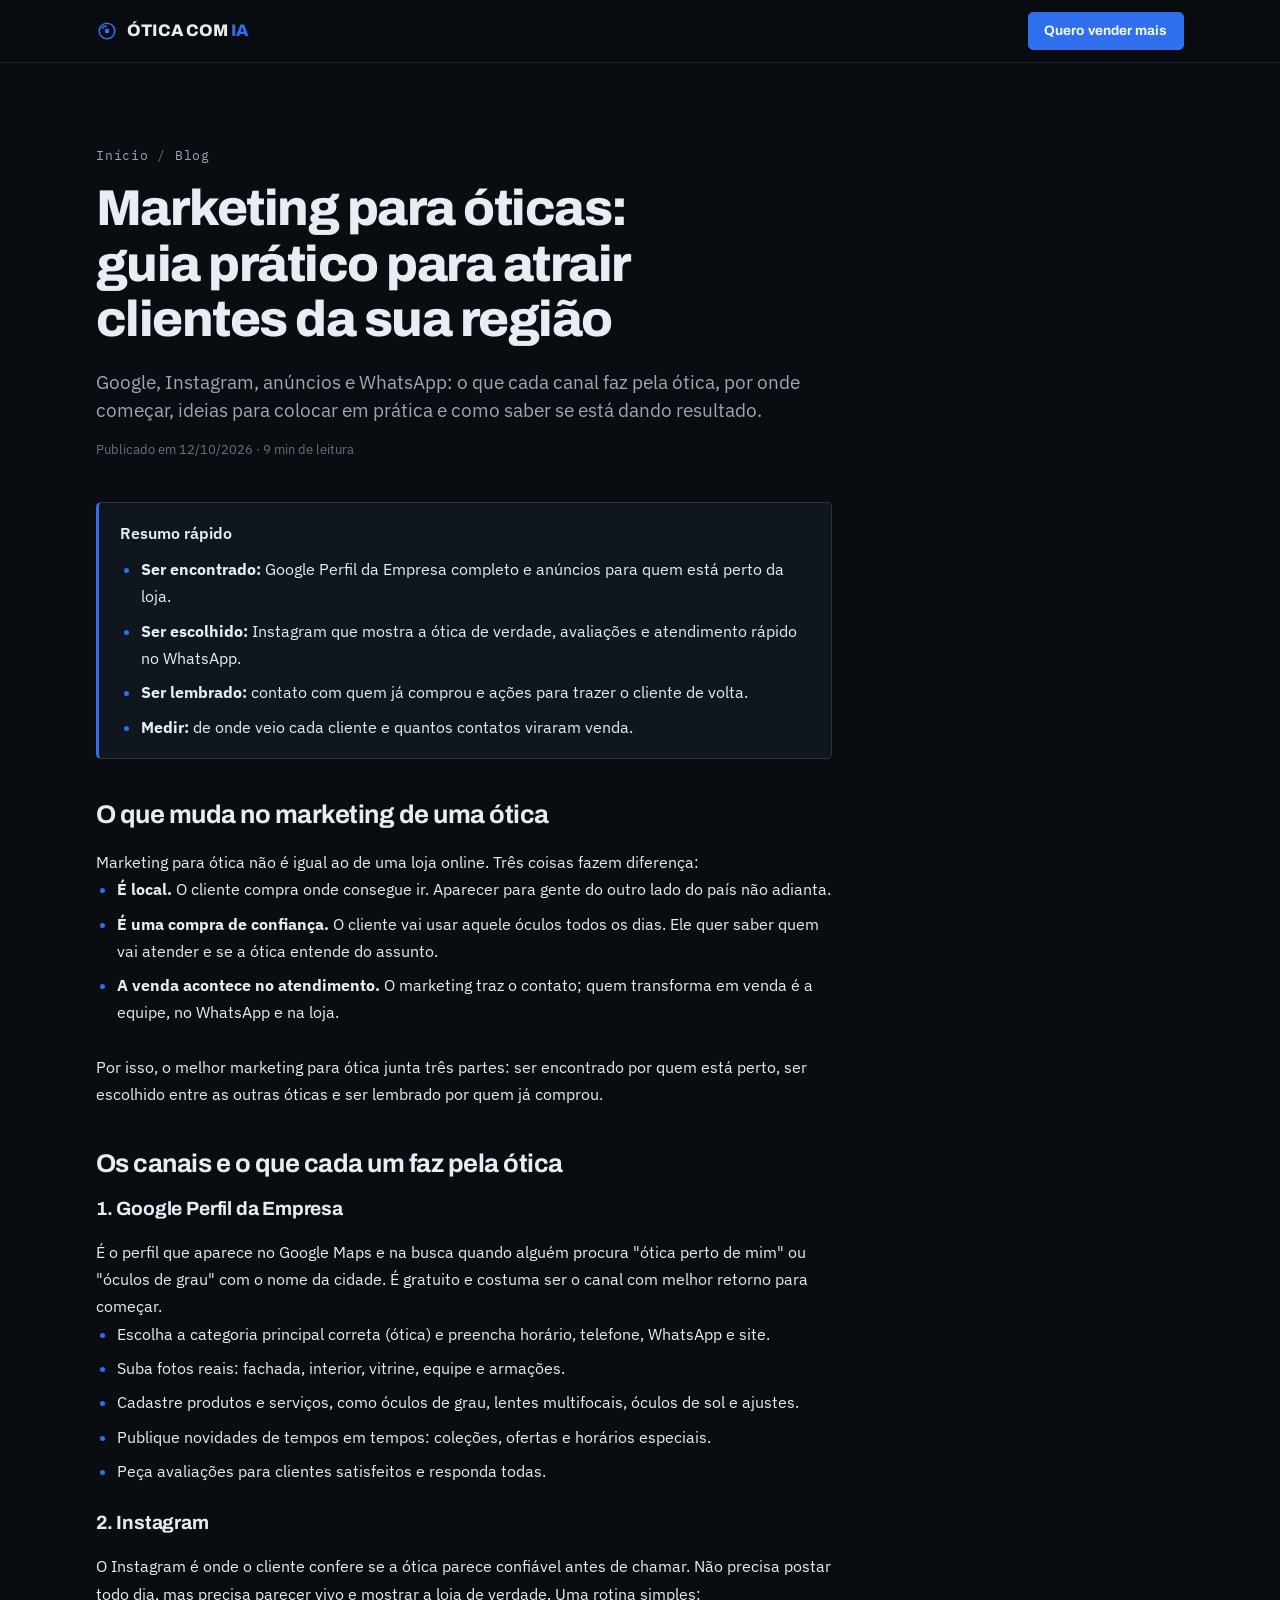
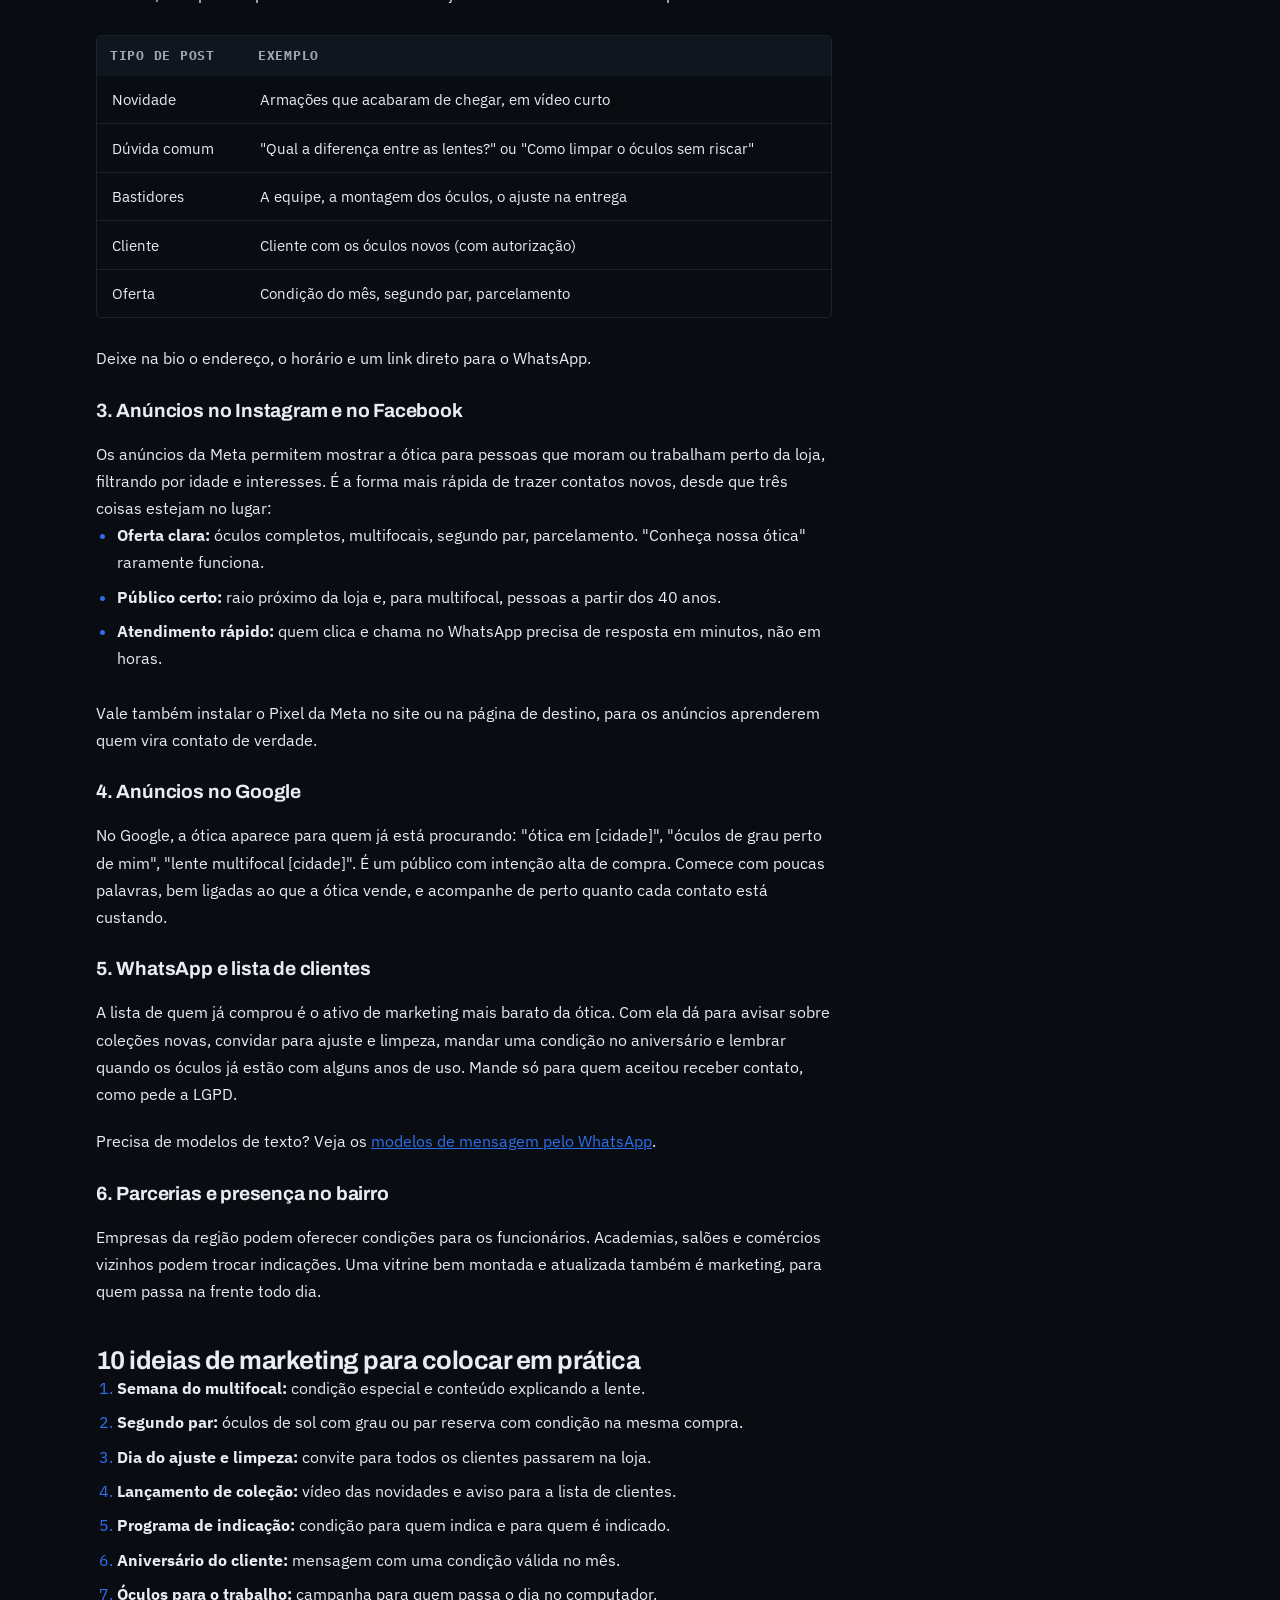
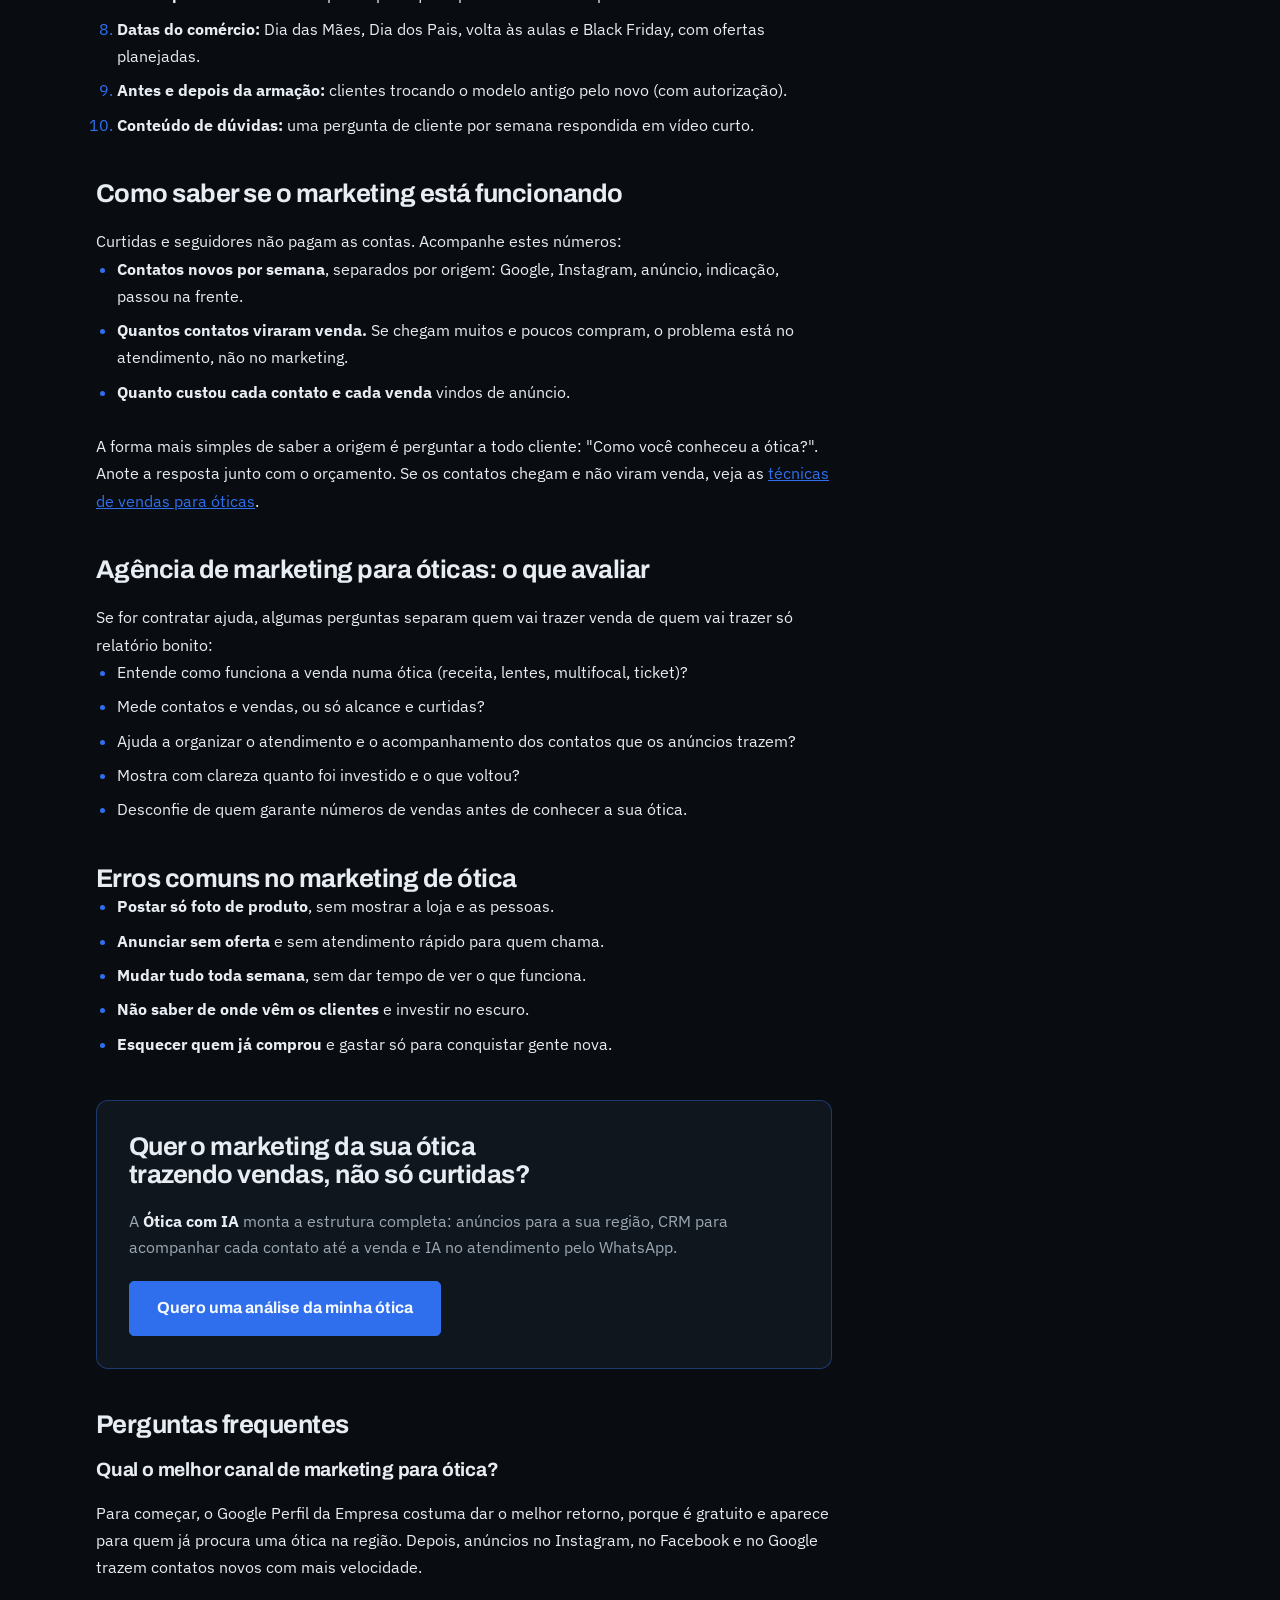
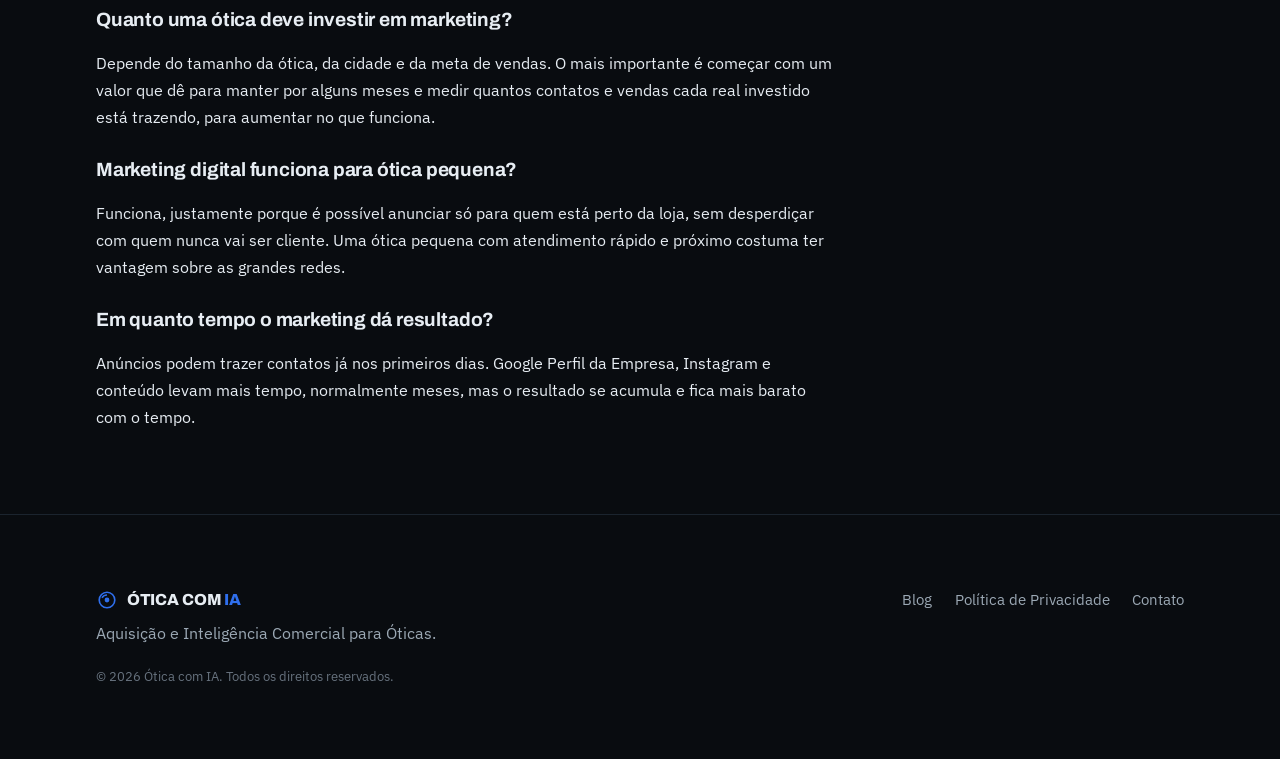
<file: blog/marketing-para-oticas/index.html>
<!DOCTYPE html>
<html lang="pt-BR">
<head>
<meta charset="utf-8">
<meta name="viewport" content="width=device-width, initial-scale=1">
<title>Marketing para óticas: guia prático para atrair clientes da sua região</title>
<!-- Google Tag Manager -->
<script>(function(w,d,s,l,i){w[l]=w[l]||[];w[l].push({'gtm.start':
new Date().getTime(),event:'gtm.js'});var f=d.getElementsByTagName(s)[0],
j=d.createElement(s),dl=l!='dataLayer'?'&l='+l:'';j.async=true;j.src=
'https://www.googletagmanager.com/gtm.js?id='+i+dl;f.parentNode.insertBefore(j,f);
})(window,document,'script','dataLayer','GTM-P85Z4D55');</script>
<!-- End Google Tag Manager -->
<!-- Meta Pixel Code -->
<script>
!function(f,b,e,v,n,t,s)
{if(f.fbq)return;n=f.fbq=function(){n.callMethod?
n.callMethod.apply(n,arguments):n.queue.push(arguments)};
if(!f._fbq)f._fbq=n;n.push=n;n.loaded=!0;n.version='2.0';
n.queue=[];t=b.createElement(e);t.async=!0;
t.src=v;s=b.getElementsByTagName(e)[0];
s.parentNode.insertBefore(t,s)}(window, document,'script',
'https://connect.facebook.net/en_US/fbevents.js');
fbq('init', '1718677262582293');
fbq('track', 'PageView');
</script>
<noscript><img height="1" width="1" style="display:none"
src="https://www.facebook.com/tr?id=1718677262582293&ev=PageView&noscript=1"
/></noscript>
<!-- End Meta Pixel Code -->
<meta name="description" content="Marketing para óticas na prática: Google Perfil da Empresa, Instagram, anúncios e WhatsApp, 10 ideias de marketing para aplicar e como medir se está trazendo vendas.">
<link rel="canonical" href="https://oticacomia.com.br/blog/marketing-para-oticas/">
<meta property="og:type" content="article">
<meta property="og:locale" content="pt_BR">
<meta property="og:site_name" content="Ótica com IA">
<meta property="og:title" content="Marketing para óticas: guia prático para atrair clientes da sua região">
<meta property="og:description" content="Google, Instagram, anúncios e WhatsApp: o guia de marketing digital para óticas atraírem clientes da região, com 10 ideias práticas.">
<meta property="og:url" content="https://oticacomia.com.br/blog/marketing-para-oticas/">
<meta property="article:published_time" content="2026-10-12">
<script type="application/ld+json">
{
  "@context": "https://schema.org",
  "@graph": [
    {
      "@type": "BlogPosting",
      "@id": "https://oticacomia.com.br/blog/marketing-para-oticas/#artigo",
      "headline": "Marketing para óticas: guia prático para atrair clientes da sua região",
      "description": "Marketing para óticas na prática: Google Perfil da Empresa, Instagram, anúncios e WhatsApp, 10 ideias de marketing para aplicar e como medir se está trazendo vendas.",
      "inLanguage": "pt-BR",
      "datePublished": "2026-10-12",
      "dateModified": "2026-10-12",
      "mainEntityOfPage": "https://oticacomia.com.br/blog/marketing-para-oticas/",
      "author": {
        "@type": "Organization",
        "@id": "https://oticacomia.com.br/#org",
        "name": "Ótica com IA",
        "url": "https://oticacomia.com.br/"
      },
      "publisher": {
        "@type": "Organization",
        "@id": "https://oticacomia.com.br/#org",
        "name": "Ótica com IA",
        "url": "https://oticacomia.com.br/"
      },
      "about": [
        "marketing para óticas",
        "marketing digital para óticas",
        "ideias de marketing para ótica",
        "anúncios para óticas"
      ]
    },
    {
      "@type": "BreadcrumbList",
      "itemListElement": [
        {
          "@type": "ListItem",
          "position": 1,
          "name": "Início",
          "item": "https://oticacomia.com.br/"
        },
        {
          "@type": "ListItem",
          "position": 2,
          "name": "Blog",
          "item": "https://oticacomia.com.br/blog/"
        },
        {
          "@type": "ListItem",
          "position": 3,
          "name": "Marketing para óticas"
        }
      ]
    },
    {
      "@type": "FAQPage",
      "mainEntity": [
        {
          "@type": "Question",
          "name": "Qual o melhor canal de marketing para ótica?",
          "acceptedAnswer": {
            "@type": "Answer",
            "text": "Para começar, o Google Perfil da Empresa costuma dar o melhor retorno, porque é gratuito e aparece para quem já procura uma ótica na região. Depois, anúncios no Instagram, no Facebook e no Google trazem contatos novos com mais velocidade."
          }
        },
        {
          "@type": "Question",
          "name": "Quanto uma ótica deve investir em marketing?",
          "acceptedAnswer": {
            "@type": "Answer",
            "text": "Depende do tamanho da ótica, da cidade e da meta de vendas. O mais importante é começar com um valor que dê para manter por alguns meses e medir quantos contatos e vendas cada real investido está trazendo, para aumentar no que funciona."
          }
        },
        {
          "@type": "Question",
          "name": "Marketing digital funciona para ótica pequena?",
          "acceptedAnswer": {
            "@type": "Answer",
            "text": "Funciona, justamente porque é possível anunciar só para quem está perto da loja, sem desperdiçar com quem nunca vai ser cliente. Uma ótica pequena com atendimento rápido e próximo costuma ter vantagem sobre as grandes redes."
          }
        },
        {
          "@type": "Question",
          "name": "Em quanto tempo o marketing dá resultado?",
          "acceptedAnswer": {
            "@type": "Answer",
            "text": "Anúncios podem trazer contatos já nos primeiros dias. Google Perfil da Empresa, Instagram e conteúdo levam mais tempo, normalmente meses, mas o resultado se acumula e fica mais barato com o tempo."
          }
        }
      ]
    }
  ]
}
</script>
<link rel="icon" href="data:image/svg+xml,%3Csvg xmlns='http://www.w3.org/2000/svg' viewBox='0 0 24 24' fill='none' stroke='%2327D3C4' stroke-width='1.8'%3E%3Ccircle cx='12' cy='12' r='8.5'/%3E%3Cpath d='M6.5 9.5A6.5 6.5 0 0 1 12 6.5'/%3E%3Ccircle cx='12' cy='12' r='2.6' fill='%2327D3C4' stroke='none'/%3E%3C/svg%3E">
<link rel="preconnect" href="https://fonts.googleapis.com">
<link rel="preconnect" href="https://fonts.gstatic.com" crossorigin>
<link rel="stylesheet" href="https://fonts.googleapis.com/css2?family=Archivo:wght@500;600;700;800;900&family=IBM+Plex+Mono:wght@400;500;600&family=IBM+Plex+Sans:wght@400;500;600&display=swap">
<link rel="stylesheet" href="/assets/styles.css">
</head>
<body>

<!-- Google Tag Manager (noscript) -->
<noscript><iframe src="https://www.googletagmanager.com/ns.html?id=GTM-P85Z4D55"
height="0" width="0" style="display:none;visibility:hidden"></iframe></noscript>
<!-- End Google Tag Manager (noscript) -->

<header class="site-header">
  <div class="wrap">
    <a class="brand" href="/" aria-label="Ótica com IA — início">
      <svg viewBox="0 0 24 24" fill="none" stroke="currentColor" stroke-width="1.8" aria-hidden="true">
        <circle cx="12" cy="12" r="8.5"></circle>
        <path d="M6.5 9.5A6.5 6.5 0 0 1 12 6.5"></path>
        <circle cx="12" cy="12" r="2.6" fill="currentColor" stroke="none"></circle>
      </svg>
      <span>ÓTICA COM <span class="accent">IA</span></span>
    </a>
    <a class="btn btn--sm" href="/?utm_source=blog&amp;utm_medium=organico&amp;utm_campaign=marketing-para-oticas#formulario">Quero vender mais</a>
  </div>
</header>

<main>
  <article class="section">
    <div class="wrap">
      <div class="section__inner">
        <div class="section-head">
          <nav class="breadcrumb" aria-label="Você está em"><a href="/">Início</a> / <a href="/blog/">Blog</a></nav>
          <h1>Marketing para óticas: guia prático para atrair clientes da sua região</h1>
          <p class="lede dim">Google, Instagram, anúncios e WhatsApp: o que cada canal faz pela ótica, por onde começar, ideias para colocar em prática e como saber se está dando resultado.</p>
          <p class="artigo-meta">Publicado em 12/10/2026 · 9 min de leitura</p>
        </div>

        <div class="section-body artigo">
          <div class="resumo">
            <p>Resumo rápido</p>
            <ul>
              <li><strong>Ser encontrado:</strong> Google Perfil da Empresa completo e anúncios para quem está perto da loja.</li>
              <li><strong>Ser escolhido:</strong> Instagram que mostra a ótica de verdade, avaliações e atendimento rápido no WhatsApp.</li>
              <li><strong>Ser lembrado:</strong> contato com quem já comprou e ações para trazer o cliente de volta.</li>
              <li><strong>Medir:</strong> de onde veio cada cliente e quantos contatos viraram venda.</li>
            </ul>
          </div>

          <h2>O que muda no marketing de uma ótica</h2>
          <p>Marketing para ótica não é igual ao de uma loja online. Três coisas fazem diferença:</p>
          <ul>
            <li><strong>É local.</strong> O cliente compra onde consegue ir. Aparecer para gente do outro lado do país não adianta.</li>
            <li><strong>É uma compra de confiança.</strong> O cliente vai usar aquele óculos todos os dias. Ele quer saber quem vai atender e se a ótica entende do assunto.</li>
            <li><strong>A venda acontece no atendimento.</strong> O marketing traz o contato; quem transforma em venda é a equipe, no WhatsApp e na loja.</li>
          </ul>
          <p>Por isso, o melhor marketing para ótica junta três partes: ser encontrado por quem está perto, ser escolhido entre as outras óticas e ser lembrado por quem já comprou.</p>
          <!-- FELIPE: inserir aqui 1 ou 2 frases da sua experiência — ex.: o erro de marketing que você mais vê nas óticas que atende. -->

          <h2>Os canais e o que cada um faz pela ótica</h2>

          <h3>1. Google Perfil da Empresa</h3>
          <p>É o perfil que aparece no Google Maps e na busca quando alguém procura "ótica perto de mim" ou "óculos de grau" com o nome da cidade. É gratuito e costuma ser o canal com melhor retorno para começar.</p>
          <ul>
            <li>Escolha a categoria principal correta (ótica) e preencha horário, telefone, WhatsApp e site.</li>
            <li>Suba fotos reais: fachada, interior, vitrine, equipe e armações.</li>
            <li>Cadastre produtos e serviços, como óculos de grau, lentes multifocais, óculos de sol e ajustes.</li>
            <li>Publique novidades de tempos em tempos: coleções, ofertas e horários especiais.</li>
            <li>Peça avaliações para clientes satisfeitos e responda todas.</li>
          </ul>

          <h3>2. Instagram</h3>
          <p>O Instagram é onde o cliente confere se a ótica parece confiável antes de chamar. Não precisa postar todo dia, mas precisa parecer vivo e mostrar a loja de verdade. Uma rotina simples:</p>
          <div class="tabela-wrap">
            <table class="tabela">
              <thead><tr><th>Tipo de post</th><th>Exemplo</th></tr></thead>
              <tbody>
                <tr><td>Novidade</td><td>Armações que acabaram de chegar, em vídeo curto</td></tr>
                <tr><td>Dúvida comum</td><td>"Qual a diferença entre as lentes?" ou "Como limpar o óculos sem riscar"</td></tr>
                <tr><td>Bastidores</td><td>A equipe, a montagem dos óculos, o ajuste na entrega</td></tr>
                <tr><td>Cliente</td><td>Cliente com os óculos novos (com autorização)</td></tr>
                <tr><td>Oferta</td><td>Condição do mês, segundo par, parcelamento</td></tr>
              </tbody>
            </table>
          </div>
          <p>Deixe na bio o endereço, o horário e um link direto para o WhatsApp.</p>

          <h3>3. Anúncios no Instagram e no Facebook</h3>
          <p>Os anúncios da Meta permitem mostrar a ótica para pessoas que moram ou trabalham perto da loja, filtrando por idade e interesses. É a forma mais rápida de trazer contatos novos, desde que três coisas estejam no lugar:</p>
          <ul>
            <li><strong>Oferta clara:</strong> óculos completos, multifocais, segundo par, parcelamento. "Conheça nossa ótica" raramente funciona.</li>
            <li><strong>Público certo:</strong> raio próximo da loja e, para multifocal, pessoas a partir dos 40 anos.</li>
            <li><strong>Atendimento rápido:</strong> quem clica e chama no WhatsApp precisa de resposta em minutos, não em horas.</li>
          </ul>
          <p>Vale também instalar o Pixel da Meta no site ou na página de destino, para os anúncios aprenderem quem vira contato de verdade.</p>

          <h3>4. Anúncios no Google</h3>
          <p>No Google, a ótica aparece para quem já está procurando: "ótica em [cidade]", "óculos de grau perto de mim", "lente multifocal [cidade]". É um público com intenção alta de compra. Comece com poucas palavras, bem ligadas ao que a ótica vende, e acompanhe de perto quanto cada contato está custando.</p>

          <h3>5. WhatsApp e lista de clientes</h3>
          <p>A lista de quem já comprou é o ativo de marketing mais barato da ótica. Com ela dá para avisar sobre coleções novas, convidar para ajuste e limpeza, mandar uma condição no aniversário e lembrar quando os óculos já estão com alguns anos de uso. Mande só para quem aceitou receber contato, como pede a LGPD.</p>
          <p>Precisa de modelos de texto? Veja os <a href="/blog/mensagem-confirmacao-exame-de-vista-whatsapp/">modelos de mensagem pelo WhatsApp</a>.</p>

          <h3>6. Parcerias e presença no bairro</h3>
          <p>Empresas da região podem oferecer condições para os funcionários. Academias, salões e comércios vizinhos podem trocar indicações. Uma vitrine bem montada e atualizada também é marketing, para quem passa na frente todo dia.</p>

          <h2>10 ideias de marketing para colocar em prática</h2>
          <ol>
            <li><strong>Semana do multifocal:</strong> condição especial e conteúdo explicando a lente.</li>
            <li><strong>Segundo par:</strong> óculos de sol com grau ou par reserva com condição na mesma compra.</li>
            <li><strong>Dia do ajuste e limpeza:</strong> convite para todos os clientes passarem na loja.</li>
            <li><strong>Lançamento de coleção:</strong> vídeo das novidades e aviso para a lista de clientes.</li>
            <li><strong>Programa de indicação:</strong> condição para quem indica e para quem é indicado.</li>
            <li><strong>Aniversário do cliente:</strong> mensagem com uma condição válida no mês.</li>
            <li><strong>Óculos para o trabalho:</strong> campanha para quem passa o dia no computador.</li>
            <li><strong>Datas do comércio:</strong> Dia das Mães, Dia dos Pais, volta às aulas e Black Friday, com ofertas planejadas.</li>
            <li><strong>Antes e depois da armação:</strong> clientes trocando o modelo antigo pelo novo (com autorização).</li>
            <li><strong>Conteúdo de dúvidas:</strong> uma pergunta de cliente por semana respondida em vídeo curto.</li>
          </ol>
          <!-- FELIPE: se tiver, citar aqui qual dessas ideias você já viu funcionar bem nas óticas que atende. -->

          <h2>Como saber se o marketing está funcionando</h2>
          <p>Curtidas e seguidores não pagam as contas. Acompanhe estes números:</p>
          <ul>
            <li><strong>Contatos novos por semana</strong>, separados por origem: Google, Instagram, anúncio, indicação, passou na frente.</li>
            <li><strong>Quantos contatos viraram venda.</strong> Se chegam muitos e poucos compram, o problema está no atendimento, não no marketing.</li>
            <li><strong>Quanto custou cada contato e cada venda</strong> vindos de anúncio.</li>
          </ul>
          <p>A forma mais simples de saber a origem é perguntar a todo cliente: "Como você conheceu a ótica?". Anote a resposta junto com o orçamento. Se os contatos chegam e não viram venda, veja as <a href="/blog/tecnicas-de-vendas-para-oticas/">técnicas de vendas para óticas</a>.</p>

          <h2>Agência de marketing para óticas: o que avaliar</h2>
          <p>Se for contratar ajuda, algumas perguntas separam quem vai trazer venda de quem vai trazer só relatório bonito:</p>
          <ul>
            <li>Entende como funciona a venda numa ótica (receita, lentes, multifocal, ticket)?</li>
            <li>Mede contatos e vendas, ou só alcance e curtidas?</li>
            <li>Ajuda a organizar o atendimento e o acompanhamento dos contatos que os anúncios trazem?</li>
            <li>Mostra com clareza quanto foi investido e o que voltou?</li>
            <li>Desconfie de quem garante números de vendas antes de conhecer a sua ótica.</li>
          </ul>

          <h2>Erros comuns no marketing de ótica</h2>
          <ul>
            <li><strong>Postar só foto de produto</strong>, sem mostrar a loja e as pessoas.</li>
            <li><strong>Anunciar sem oferta</strong> e sem atendimento rápido para quem chama.</li>
            <li><strong>Mudar tudo toda semana</strong>, sem dar tempo de ver o que funciona.</li>
            <li><strong>Não saber de onde vêm os clientes</strong> e investir no escuro.</li>
            <li><strong>Esquecer quem já comprou</strong> e gastar só para conquistar gente nova.</li>
          </ul>

          <div class="artigo-cta">
            <h2>Quer o marketing da sua ótica trazendo vendas, não só curtidas?</h2>
            <p class="dim">A <strong>Ótica com IA</strong> monta a estrutura completa: anúncios para a sua região, CRM para acompanhar cada contato até a venda e IA no atendimento pelo WhatsApp.</p>
            <div class="cta-row"><a class="btn" href="/?utm_source=blog&amp;utm_medium=organico&amp;utm_campaign=marketing-para-oticas#formulario">Quero uma análise da minha ótica</a></div>
          </div>

          <h2>Perguntas frequentes</h2>
          <h3>Qual o melhor canal de marketing para ótica?</h3>
          <p>Para começar, o Google Perfil da Empresa costuma dar o melhor retorno, porque é gratuito e aparece para quem já procura uma ótica na região. Depois, anúncios no Instagram, no Facebook e no Google trazem contatos novos com mais velocidade.</p>
          <h3>Quanto uma ótica deve investir em marketing?</h3>
          <p>Depende do tamanho da ótica, da cidade e da meta de vendas. O mais importante é começar com um valor que dê para manter por alguns meses e medir quantos contatos e vendas cada real investido está trazendo, para aumentar no que funciona.</p>
          <h3>Marketing digital funciona para ótica pequena?</h3>
          <p>Funciona, justamente porque é possível anunciar só para quem está perto da loja, sem desperdiçar com quem nunca vai ser cliente. Uma ótica pequena com atendimento rápido e próximo costuma ter vantagem sobre as grandes redes.</p>
          <h3>Em quanto tempo o marketing dá resultado?</h3>
          <p>Anúncios podem trazer contatos já nos primeiros dias. Google Perfil da Empresa, Instagram e conteúdo levam mais tempo, normalmente meses, mas o resultado se acumula e fica mais barato com o tempo.</p>
        </div>
      </div>
    </div>
  </article>
</main>

<footer class="site-footer">
  <div class="wrap stack">
    <div class="site-footer__top">
      <div>
        <p class="brand brand--footer">
          <svg viewBox="0 0 24 24" fill="none" stroke="currentColor" stroke-width="1.8" aria-hidden="true"><circle cx="12" cy="12" r="8.5"></circle><path d="M6.5 9.5A6.5 6.5 0 0 1 12 6.5"></path><circle cx="12" cy="12" r="2.6" fill="currentColor" stroke="none"></circle></svg>
          <span>ÓTICA COM <span class="accent">IA</span></span>
        </p>
        <p class="dim">Aquisição e Inteligência Comercial para Óticas.</p>
      </div>
      <nav class="site-footer__nav" aria-label="Rodapé">
        <a href="/blog/">Blog</a>
        <a href="/privacidade/">Política de Privacidade</a>
        <a href="/#formulario">Contato</a>
      </nav>
    </div>
    <p class="fineprint">© 2026 Ótica com IA. Todos os direitos reservados.</p>
  </div>
</footer>

</body>
</html>
</file>
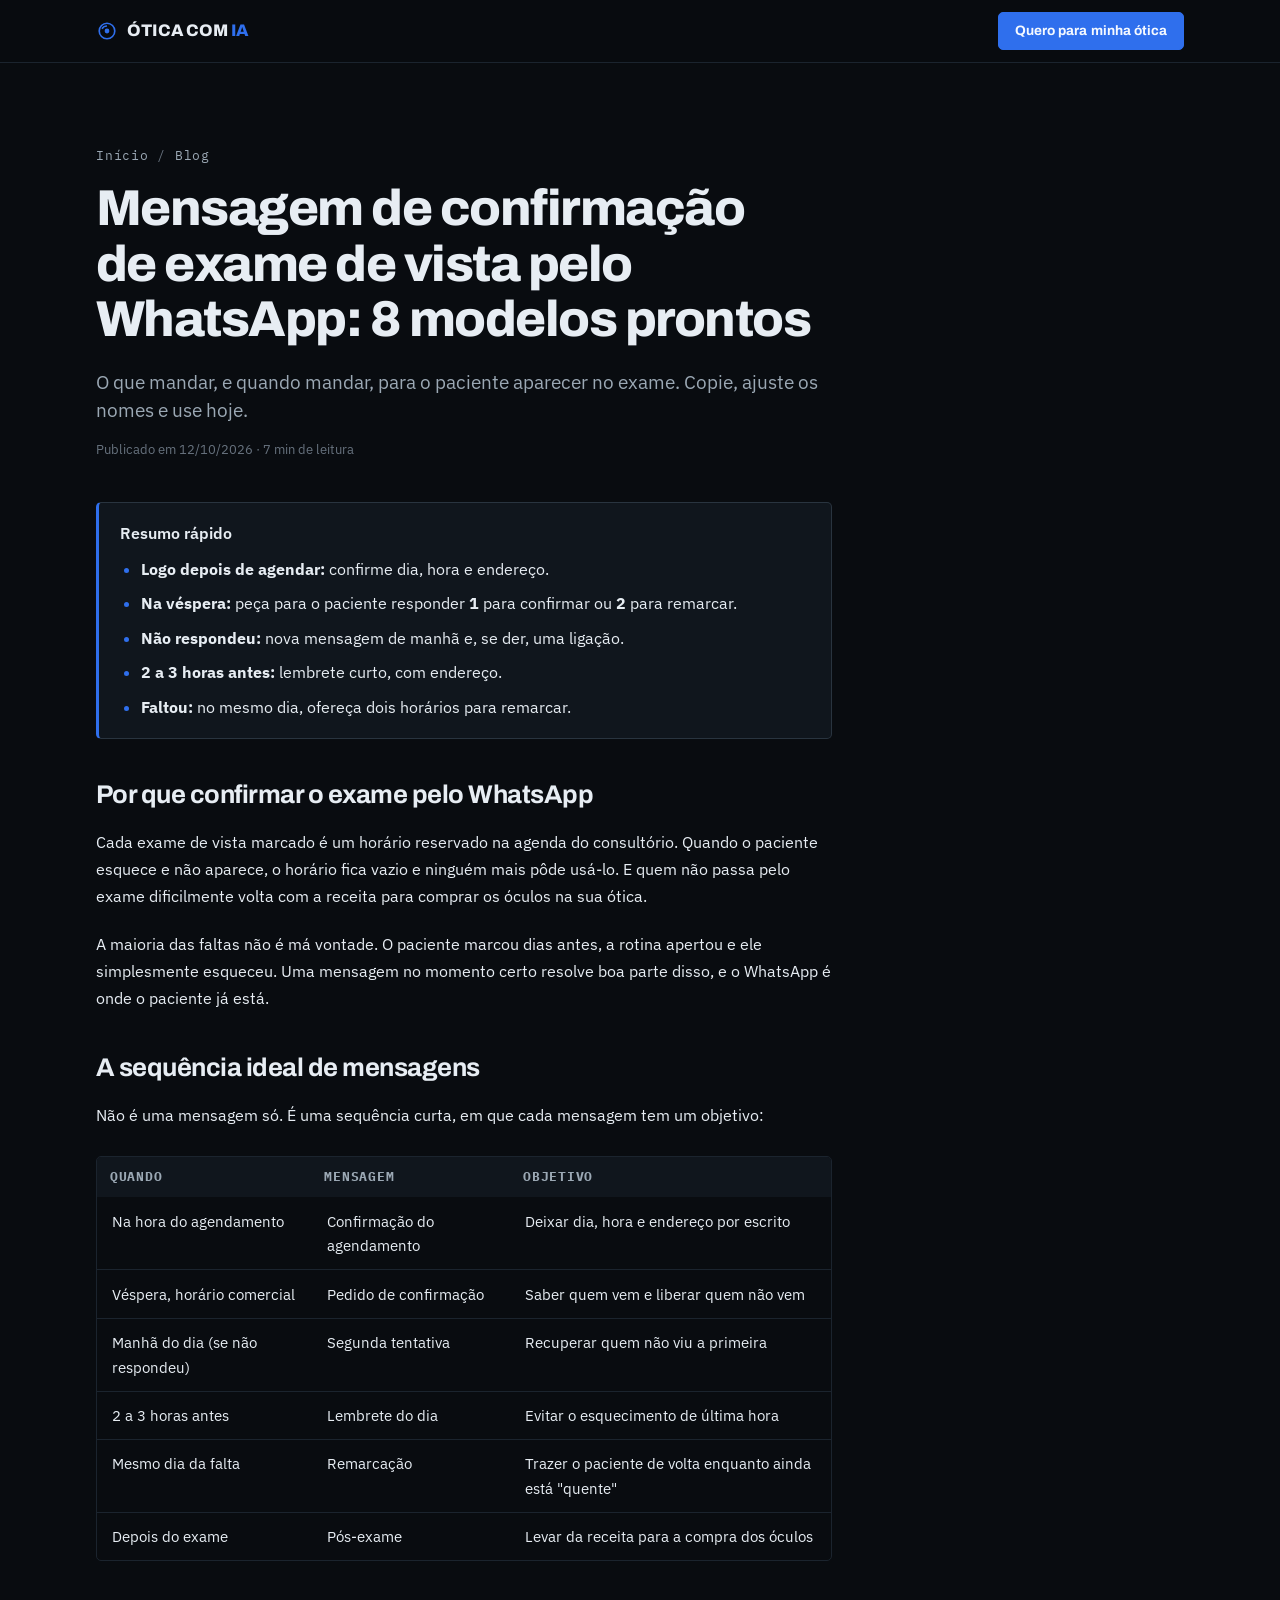
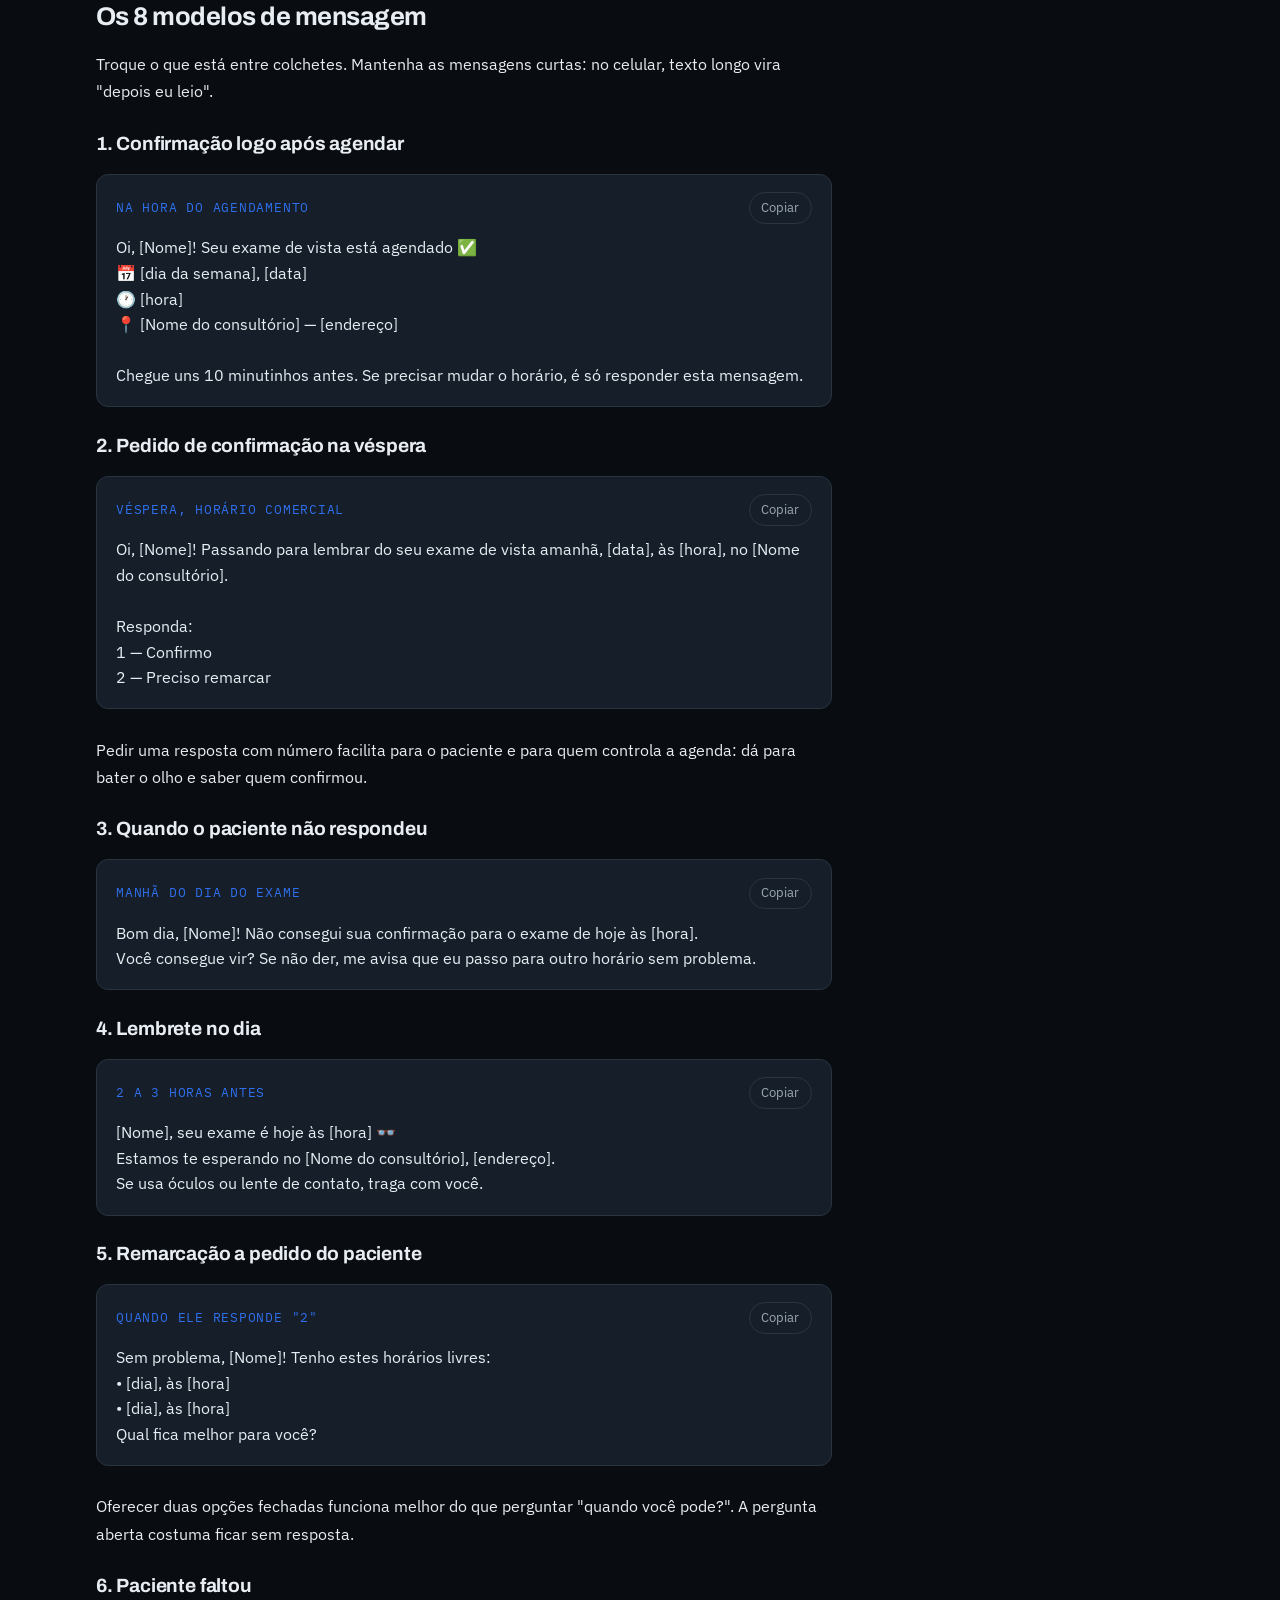
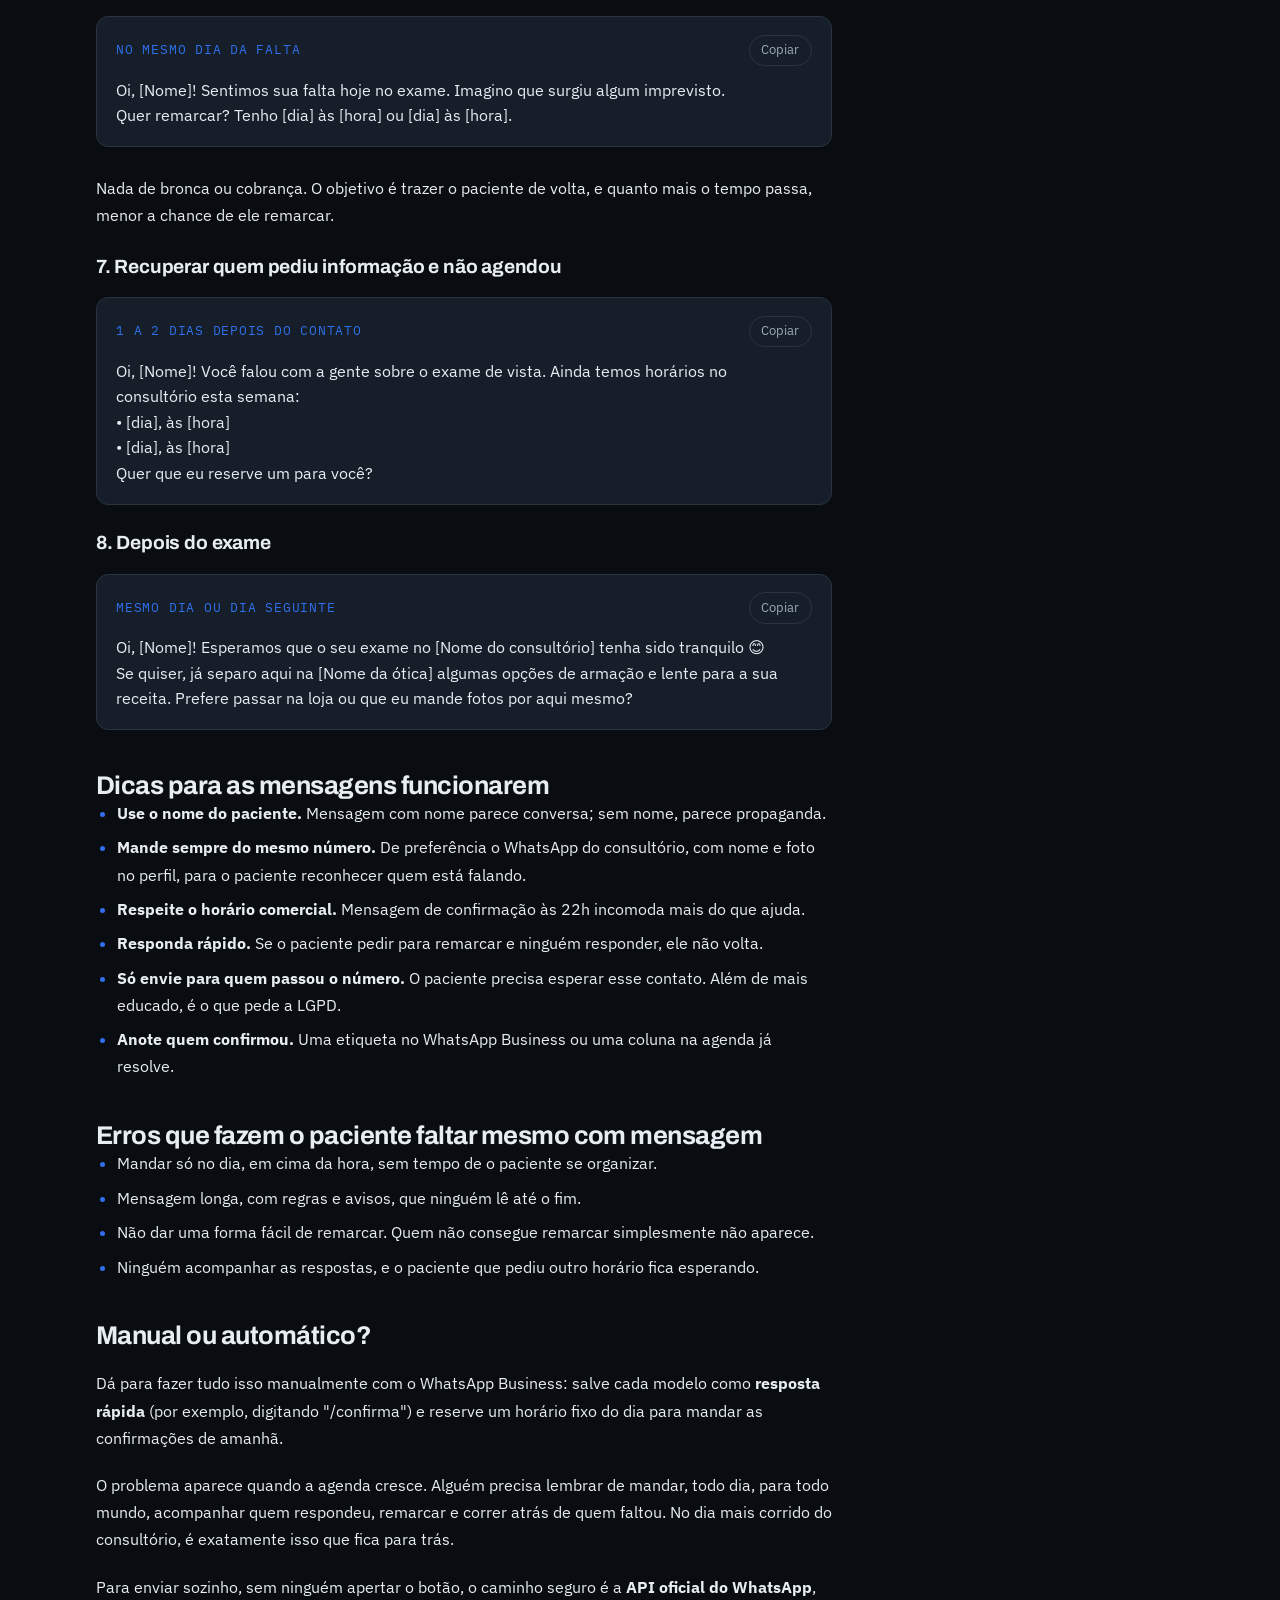
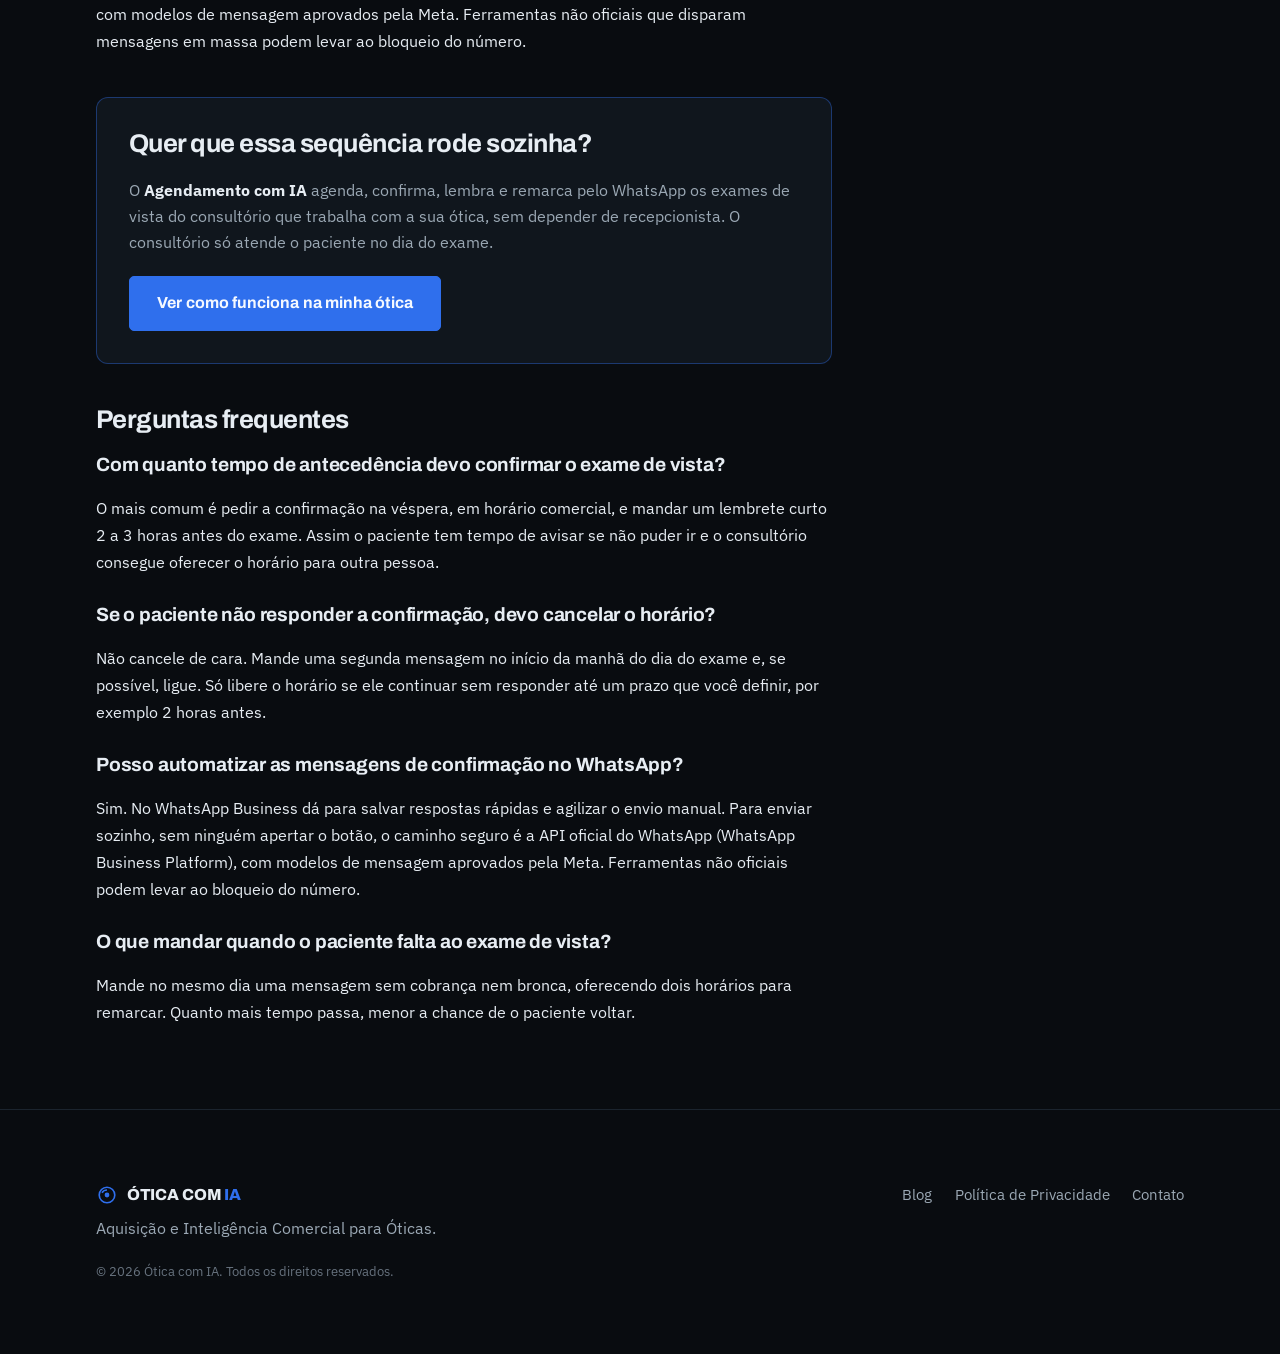
<file: blog/mensagem-confirmacao-exame-de-vista-whatsapp/index.html>
<!DOCTYPE html>
<html lang="pt-BR">
<head>
<meta charset="utf-8">
<meta name="viewport" content="width=device-width, initial-scale=1">
<title>Mensagem de confirmação de exame de vista pelo WhatsApp: 8 modelos prontos</title>
<!-- Google Tag Manager -->
<script>(function(w,d,s,l,i){w[l]=w[l]||[];w[l].push({'gtm.start':
new Date().getTime(),event:'gtm.js'});var f=d.getElementsByTagName(s)[0],
j=d.createElement(s),dl=l!='dataLayer'?'&l='+l:'';j.async=true;j.src=
'https://www.googletagmanager.com/gtm.js?id='+i+dl;f.parentNode.insertBefore(j,f);
})(window,document,'script','dataLayer','GTM-P85Z4D55');</script>
<!-- End Google Tag Manager -->
<!-- Meta Pixel Code -->
<script>
!function(f,b,e,v,n,t,s)
{if(f.fbq)return;n=f.fbq=function(){n.callMethod?
n.callMethod.apply(n,arguments):n.queue.push(arguments)};
if(!f._fbq)f._fbq=n;n.push=n;n.loaded=!0;n.version='2.0';
n.queue=[];t=b.createElement(e);t.async=!0;
t.src=v;s=b.getElementsByTagName(e)[0];
s.parentNode.insertBefore(t,s)}(window, document,'script',
'https://connect.facebook.net/en_US/fbevents.js');
fbq('init', '1718677262582293');
fbq('track', 'PageView');
</script>
<noscript><img height="1" width="1" style="display:none"
src="https://www.facebook.com/tr?id=1718677262582293&ev=PageView&noscript=1"
/></noscript>
<!-- End Meta Pixel Code -->
<meta name="description" content="Modelos prontos de mensagem para confirmar, lembrar e remarcar exame de vista pelo WhatsApp, com o momento certo de enviar cada uma. Para óticas e consultórios que querem menos faltas.">
<link rel="canonical" href="https://oticacomia.com.br/blog/mensagem-confirmacao-exame-de-vista-whatsapp/">
<meta property="og:type" content="article">
<meta property="og:locale" content="pt_BR">
<meta property="og:site_name" content="Ótica com IA">
<meta property="og:title" content="Mensagem de confirmação de exame de vista pelo WhatsApp: 8 modelos prontos">
<meta property="og:description" content="Modelos prontos para confirmar, lembrar e remarcar exame de vista pelo WhatsApp, com o momento certo de enviar cada um.">
<meta property="og:url" content="https://oticacomia.com.br/blog/mensagem-confirmacao-exame-de-vista-whatsapp/">
<meta property="article:published_time" content="2026-10-12">
<script type="application/ld+json">
{
  "@context": "https://schema.org",
  "@graph": [
    {
      "@type": "BlogPosting",
      "@id": "https://oticacomia.com.br/blog/mensagem-confirmacao-exame-de-vista-whatsapp/#artigo",
      "headline": "Mensagem de confirmação de exame de vista pelo WhatsApp: 8 modelos prontos",
      "description": "Modelos prontos de mensagem para confirmar, lembrar e remarcar exame de vista pelo WhatsApp, com o momento certo de enviar cada uma.",
      "inLanguage": "pt-BR",
      "datePublished": "2026-10-12",
      "dateModified": "2026-10-12",
      "mainEntityOfPage": "https://oticacomia.com.br/blog/mensagem-confirmacao-exame-de-vista-whatsapp/",
      "author": { "@type": "Organization", "@id": "https://oticacomia.com.br/#org", "name": "Ótica com IA", "url": "https://oticacomia.com.br/" },
      "publisher": { "@type": "Organization", "@id": "https://oticacomia.com.br/#org", "name": "Ótica com IA", "url": "https://oticacomia.com.br/" },
      "about": ["exame de vista", "confirmação de agendamento", "WhatsApp para óticas"]
    },
    {
      "@type": "BreadcrumbList",
      "itemListElement": [
        { "@type": "ListItem", "position": 1, "name": "Início", "item": "https://oticacomia.com.br/" },
        { "@type": "ListItem", "position": 2, "name": "Blog", "item": "https://oticacomia.com.br/blog/" },
        { "@type": "ListItem", "position": 3, "name": "Mensagem de confirmação de exame de vista pelo WhatsApp" }
      ]
    },
    {
      "@type": "FAQPage",
      "mainEntity": [
        { "@type": "Question", "name": "Com quanto tempo de antecedência devo confirmar o exame de vista?", "acceptedAnswer": { "@type": "Answer", "text": "O mais comum é pedir a confirmação na véspera, em horário comercial, e mandar um lembrete curto 2 a 3 horas antes do exame. Assim o paciente tem tempo de avisar se não puder ir e o consultório consegue oferecer o horário para outra pessoa." } },
        { "@type": "Question", "name": "Se o paciente não responder a confirmação, devo cancelar o horário?", "acceptedAnswer": { "@type": "Answer", "text": "Não cancele de cara. Mande uma segunda mensagem no início da manhã do dia do exame e, se possível, ligue. Só libere o horário se ele continuar sem responder até um prazo que você definir, por exemplo 2 horas antes." } },
        { "@type": "Question", "name": "Posso automatizar as mensagens de confirmação no WhatsApp?", "acceptedAnswer": { "@type": "Answer", "text": "Sim. No WhatsApp Business dá para salvar respostas rápidas e agilizar o envio manual. Para enviar sozinho, sem ninguém apertar o botão, o caminho seguro é a API oficial do WhatsApp (WhatsApp Business Platform), com modelos de mensagem aprovados pela Meta. Ferramentas não oficiais podem levar ao bloqueio do número." } },
        { "@type": "Question", "name": "O que mandar quando o paciente falta ao exame de vista?", "acceptedAnswer": { "@type": "Answer", "text": "Mande no mesmo dia uma mensagem sem cobrança nem bronca, oferecendo dois horários para remarcar. Quanto mais tempo passa, menor a chance de o paciente voltar." } }
      ]
    }
  ]
}
</script>
<link rel="icon" href="data:image/svg+xml,%3Csvg xmlns='http://www.w3.org/2000/svg' viewBox='0 0 24 24' fill='none' stroke='%2327D3C4' stroke-width='1.8'%3E%3Ccircle cx='12' cy='12' r='8.5'/%3E%3Cpath d='M6.5 9.5A6.5 6.5 0 0 1 12 6.5'/%3E%3Ccircle cx='12' cy='12' r='2.6' fill='%2327D3C4' stroke='none'/%3E%3C/svg%3E">
<link rel="preconnect" href="https://fonts.googleapis.com">
<link rel="preconnect" href="https://fonts.gstatic.com" crossorigin>
<link rel="stylesheet" href="https://fonts.googleapis.com/css2?family=Archivo:wght@500;600;700;800;900&family=IBM+Plex+Mono:wght@400;500;600&family=IBM+Plex+Sans:wght@400;500;600&display=swap">
<link rel="stylesheet" href="/assets/styles.css">
</head>
<body>

<!-- Google Tag Manager (noscript) -->
<noscript><iframe src="https://www.googletagmanager.com/ns.html?id=GTM-P85Z4D55"
height="0" width="0" style="display:none;visibility:hidden"></iframe></noscript>
<!-- End Google Tag Manager (noscript) -->

<header class="site-header">
  <div class="wrap">
    <a class="brand" href="/" aria-label="Ótica com IA — início">
      <svg viewBox="0 0 24 24" fill="none" stroke="currentColor" stroke-width="1.8" aria-hidden="true">
        <circle cx="12" cy="12" r="8.5"></circle>
        <path d="M6.5 9.5A6.5 6.5 0 0 1 12 6.5"></path>
        <circle cx="12" cy="12" r="2.6" fill="currentColor" stroke="none"></circle>
      </svg>
      <span>ÓTICA COM <span class="accent">IA</span></span>
    </a>
    <a class="btn btn--sm" href="/agendamento/?utm_source=blog&amp;utm_medium=organico&amp;utm_campaign=mensagem-confirmacao-exame#formulario">Quero para minha ótica</a>
  </div>
</header>

<main>
  <article class="section">
    <div class="wrap">
      <div class="section__inner">
        <div class="section-head">
          <nav class="breadcrumb" aria-label="Você está em"><a href="/">Início</a> / <a href="/blog/">Blog</a></nav>
          <h1>Mensagem de confirmação de exame de vista pelo WhatsApp: 8 modelos prontos</h1>
          <p class="lede dim">O que mandar, e quando mandar, para o paciente aparecer no exame. Copie, ajuste os nomes e use hoje.</p>
          <p class="artigo-meta">Publicado em 12/10/2026 · 7 min de leitura</p>
        </div>

        <div class="section-body artigo">
          <div class="resumo">
            <p>Resumo rápido</p>
            <ul>
              <li><strong>Logo depois de agendar:</strong> confirme dia, hora e endereço.</li>
              <li><strong>Na véspera:</strong> peça para o paciente responder <strong>1</strong> para confirmar ou <strong>2</strong> para remarcar.</li>
              <li><strong>Não respondeu:</strong> nova mensagem de manhã e, se der, uma ligação.</li>
              <li><strong>2 a 3 horas antes:</strong> lembrete curto, com endereço.</li>
              <li><strong>Faltou:</strong> no mesmo dia, ofereça dois horários para remarcar.</li>
            </ul>
          </div>

          <h2>Por que confirmar o exame pelo WhatsApp</h2>
          <p>Cada exame de vista marcado é um horário reservado na agenda do consultório. Quando o paciente esquece e não aparece, o horário fica vazio e ninguém mais pôde usá-lo. E quem não passa pelo exame dificilmente volta com a receita para comprar os óculos na sua ótica.</p>
          <p>A maioria das faltas não é má vontade. O paciente marcou dias antes, a rotina apertou e ele simplesmente esqueceu. Uma mensagem no momento certo resolve boa parte disso, e o WhatsApp é onde o paciente já está.</p>
          <!-- FELIPE: inserir aqui 1 ou 2 frases da sua experiência — ex.: o que você vê acontecer nas óticas que atende quando ninguém confirma os exames. -->

          <h2>A sequência ideal de mensagens</h2>
          <p>Não é uma mensagem só. É uma sequência curta, em que cada mensagem tem um objetivo:</p>
          <div class="tabela-wrap">
            <table class="tabela">
              <thead><tr><th>Quando</th><th>Mensagem</th><th>Objetivo</th></tr></thead>
              <tbody>
                <tr><td>Na hora do agendamento</td><td>Confirmação do agendamento</td><td>Deixar dia, hora e endereço por escrito</td></tr>
                <tr><td>Véspera, horário comercial</td><td>Pedido de confirmação</td><td>Saber quem vem e liberar quem não vem</td></tr>
                <tr><td>Manhã do dia (se não respondeu)</td><td>Segunda tentativa</td><td>Recuperar quem não viu a primeira</td></tr>
                <tr><td>2 a 3 horas antes</td><td>Lembrete do dia</td><td>Evitar o esquecimento de última hora</td></tr>
                <tr><td>Mesmo dia da falta</td><td>Remarcação</td><td>Trazer o paciente de volta enquanto ainda está "quente"</td></tr>
                <tr><td>Depois do exame</td><td>Pós-exame</td><td>Levar da receita para a compra dos óculos</td></tr>
              </tbody>
            </table>
          </div>

          <h2>Os 8 modelos de mensagem</h2>
          <p>Troque o que está entre colchetes. Mantenha as mensagens curtas: no celular, texto longo vira "depois eu leio".</p>

          <h3>1. Confirmação logo após agendar</h3>
          <div class="modelo">
            <div class="modelo__topo"><span class="modelo__quando">Na hora do agendamento</span><button class="modelo__copiar" type="button">Copiar</button></div>
            <p class="modelo__texto">Oi, [Nome]! Seu exame de vista está agendado ✅
📅 [dia da semana], [data]
🕐 [hora]
📍 [Nome do consultório] — [endereço]

Chegue uns 10 minutinhos antes. Se precisar mudar o horário, é só responder esta mensagem.</p>
          </div>

          <h3>2. Pedido de confirmação na véspera</h3>
          <div class="modelo">
            <div class="modelo__topo"><span class="modelo__quando">Véspera, horário comercial</span><button class="modelo__copiar" type="button">Copiar</button></div>
            <p class="modelo__texto">Oi, [Nome]! Passando para lembrar do seu exame de vista amanhã, [data], às [hora], no [Nome do consultório].

Responda:
1 — Confirmo
2 — Preciso remarcar</p>
          </div>
          <p>Pedir uma resposta com número facilita para o paciente e para quem controla a agenda: dá para bater o olho e saber quem confirmou.</p>

          <h3>3. Quando o paciente não respondeu</h3>
          <div class="modelo">
            <div class="modelo__topo"><span class="modelo__quando">Manhã do dia do exame</span><button class="modelo__copiar" type="button">Copiar</button></div>
            <p class="modelo__texto">Bom dia, [Nome]! Não consegui sua confirmação para o exame de hoje às [hora].
Você consegue vir? Se não der, me avisa que eu passo para outro horário sem problema.</p>
          </div>

          <h3>4. Lembrete no dia</h3>
          <div class="modelo">
            <div class="modelo__topo"><span class="modelo__quando">2 a 3 horas antes</span><button class="modelo__copiar" type="button">Copiar</button></div>
            <p class="modelo__texto">[Nome], seu exame é hoje às [hora] 👓
Estamos te esperando no [Nome do consultório], [endereço].
Se usa óculos ou lente de contato, traga com você.</p>
          </div>

          <h3>5. Remarcação a pedido do paciente</h3>
          <div class="modelo">
            <div class="modelo__topo"><span class="modelo__quando">Quando ele responde "2"</span><button class="modelo__copiar" type="button">Copiar</button></div>
            <p class="modelo__texto">Sem problema, [Nome]! Tenho estes horários livres:
• [dia], às [hora]
• [dia], às [hora]
Qual fica melhor para você?</p>
          </div>
          <p>Oferecer duas opções fechadas funciona melhor do que perguntar "quando você pode?". A pergunta aberta costuma ficar sem resposta.</p>

          <h3>6. Paciente faltou</h3>
          <div class="modelo">
            <div class="modelo__topo"><span class="modelo__quando">No mesmo dia da falta</span><button class="modelo__copiar" type="button">Copiar</button></div>
            <p class="modelo__texto">Oi, [Nome]! Sentimos sua falta hoje no exame. Imagino que surgiu algum imprevisto.
Quer remarcar? Tenho [dia] às [hora] ou [dia] às [hora].</p>
          </div>
          <p>Nada de bronca ou cobrança. O objetivo é trazer o paciente de volta, e quanto mais o tempo passa, menor a chance de ele remarcar.</p>

          <h3>7. Recuperar quem pediu informação e não agendou</h3>
          <div class="modelo">
            <div class="modelo__topo"><span class="modelo__quando">1 a 2 dias depois do contato</span><button class="modelo__copiar" type="button">Copiar</button></div>
            <p class="modelo__texto">Oi, [Nome]! Você falou com a gente sobre o exame de vista. Ainda temos horários no consultório esta semana:
• [dia], às [hora]
• [dia], às [hora]
Quer que eu reserve um para você?</p>
          </div>

          <h3>8. Depois do exame</h3>
          <div class="modelo">
            <div class="modelo__topo"><span class="modelo__quando">Mesmo dia ou dia seguinte</span><button class="modelo__copiar" type="button">Copiar</button></div>
            <p class="modelo__texto">Oi, [Nome]! Esperamos que o seu exame no [Nome do consultório] tenha sido tranquilo 😊
Se quiser, já separo aqui na [Nome da ótica] algumas opções de armação e lente para a sua receita. Prefere passar na loja ou que eu mande fotos por aqui mesmo?</p>
          </div>
          <!-- FELIPE: se tiver, citar aqui como as óticas que você atende fazem a ponte entre exame e venda dos óculos. -->

          <h2>Dicas para as mensagens funcionarem</h2>
          <ul>
            <li><strong>Use o nome do paciente.</strong> Mensagem com nome parece conversa; sem nome, parece propaganda.</li>
            <li><strong>Mande sempre do mesmo número.</strong> De preferência o WhatsApp do consultório, com nome e foto no perfil, para o paciente reconhecer quem está falando.</li>
            <li><strong>Respeite o horário comercial.</strong> Mensagem de confirmação às 22h incomoda mais do que ajuda.</li>
            <li><strong>Responda rápido.</strong> Se o paciente pedir para remarcar e ninguém responder, ele não volta.</li>
            <li><strong>Só envie para quem passou o número.</strong> O paciente precisa esperar esse contato. Além de mais educado, é o que pede a LGPD.</li>
            <li><strong>Anote quem confirmou.</strong> Uma etiqueta no WhatsApp Business ou uma coluna na agenda já resolve.</li>
          </ul>

          <h2>Erros que fazem o paciente faltar mesmo com mensagem</h2>
          <ul>
            <li>Mandar só no dia, em cima da hora, sem tempo de o paciente se organizar.</li>
            <li>Mensagem longa, com regras e avisos, que ninguém lê até o fim.</li>
            <li>Não dar uma forma fácil de remarcar. Quem não consegue remarcar simplesmente não aparece.</li>
            <li>Ninguém acompanhar as respostas, e o paciente que pediu outro horário fica esperando.</li>
          </ul>

          <h2>Manual ou automático?</h2>
          <p>Dá para fazer tudo isso manualmente com o WhatsApp Business: salve cada modelo como <strong>resposta rápida</strong> (por exemplo, digitando "/confirma") e reserve um horário fixo do dia para mandar as confirmações de amanhã.</p>
          <p>O problema aparece quando a agenda cresce. Alguém precisa lembrar de mandar, todo dia, para todo mundo, acompanhar quem respondeu, remarcar e correr atrás de quem faltou. No dia mais corrido do consultório, é exatamente isso que fica para trás.</p>
          <p>Para enviar sozinho, sem ninguém apertar o botão, o caminho seguro é a <strong>API oficial do WhatsApp</strong>, com modelos de mensagem aprovados pela Meta. Ferramentas não oficiais que disparam mensagens em massa podem levar ao bloqueio do número.</p>

          <div class="artigo-cta">
            <h2>Quer que essa sequência rode sozinha?</h2>
            <p class="dim">O <strong>Agendamento com IA</strong> agenda, confirma, lembra e remarca pelo WhatsApp os exames de vista do consultório que trabalha com a sua ótica, sem depender de recepcionista. O consultório só atende o paciente no dia do exame.</p>
            <div class="cta-row"><a class="btn" href="/agendamento/?utm_source=blog&amp;utm_medium=organico&amp;utm_campaign=mensagem-confirmacao-exame#formulario">Ver como funciona na minha ótica</a></div>
          </div>

          <h2>Perguntas frequentes</h2>
          <h3>Com quanto tempo de antecedência devo confirmar o exame de vista?</h3>
          <p>O mais comum é pedir a confirmação na véspera, em horário comercial, e mandar um lembrete curto 2 a 3 horas antes do exame. Assim o paciente tem tempo de avisar se não puder ir e o consultório consegue oferecer o horário para outra pessoa.</p>
          <h3>Se o paciente não responder a confirmação, devo cancelar o horário?</h3>
          <p>Não cancele de cara. Mande uma segunda mensagem no início da manhã do dia do exame e, se possível, ligue. Só libere o horário se ele continuar sem responder até um prazo que você definir, por exemplo 2 horas antes.</p>
          <h3>Posso automatizar as mensagens de confirmação no WhatsApp?</h3>
          <p>Sim. No WhatsApp Business dá para salvar respostas rápidas e agilizar o envio manual. Para enviar sozinho, sem ninguém apertar o botão, o caminho seguro é a API oficial do WhatsApp (WhatsApp Business Platform), com modelos de mensagem aprovados pela Meta. Ferramentas não oficiais podem levar ao bloqueio do número.</p>
          <h3>O que mandar quando o paciente falta ao exame de vista?</h3>
          <p>Mande no mesmo dia uma mensagem sem cobrança nem bronca, oferecendo dois horários para remarcar. Quanto mais tempo passa, menor a chance de o paciente voltar.</p>
        </div>
      </div>
    </div>
  </article>
</main>

<footer class="site-footer">
  <div class="wrap stack">
    <div class="site-footer__top">
      <div>
        <p class="brand brand--footer">
          <svg viewBox="0 0 24 24" fill="none" stroke="currentColor" stroke-width="1.8" aria-hidden="true"><circle cx="12" cy="12" r="8.5"></circle><path d="M6.5 9.5A6.5 6.5 0 0 1 12 6.5"></path><circle cx="12" cy="12" r="2.6" fill="currentColor" stroke="none"></circle></svg>
          <span>ÓTICA COM <span class="accent">IA</span></span>
        </p>
        <p class="dim">Aquisição e Inteligência Comercial para Óticas.</p>
      </div>
      <nav class="site-footer__nav" aria-label="Rodapé">
        <a href="/blog/">Blog</a>
        <a href="/privacidade/">Política de Privacidade</a>
        <a href="/#formulario">Contato</a>
      </nav>
    </div>
    <p class="fineprint">© 2026 Ótica com IA. Todos os direitos reservados.</p>
  </div>
</footer>

<script>
  // botão "Copiar" dos modelos de mensagem
  document.querySelectorAll(".modelo").forEach(function (m) {
    var btn = m.querySelector(".modelo__copiar");
    var texto = m.querySelector(".modelo__texto").innerText.trim();
    btn.addEventListener("click", function () {
      var ok = function () { btn.textContent = "Copiado ✓"; setTimeout(function () { btn.textContent = "Copiar"; }, 1800); };
      if (navigator.clipboard && navigator.clipboard.writeText) {
        navigator.clipboard.writeText(texto).then(ok, function () { btn.textContent = "Selecione e copie"; });
      } else { btn.textContent = "Selecione e copie"; }
    });
  });
</script>
</body>
</html>
</file>
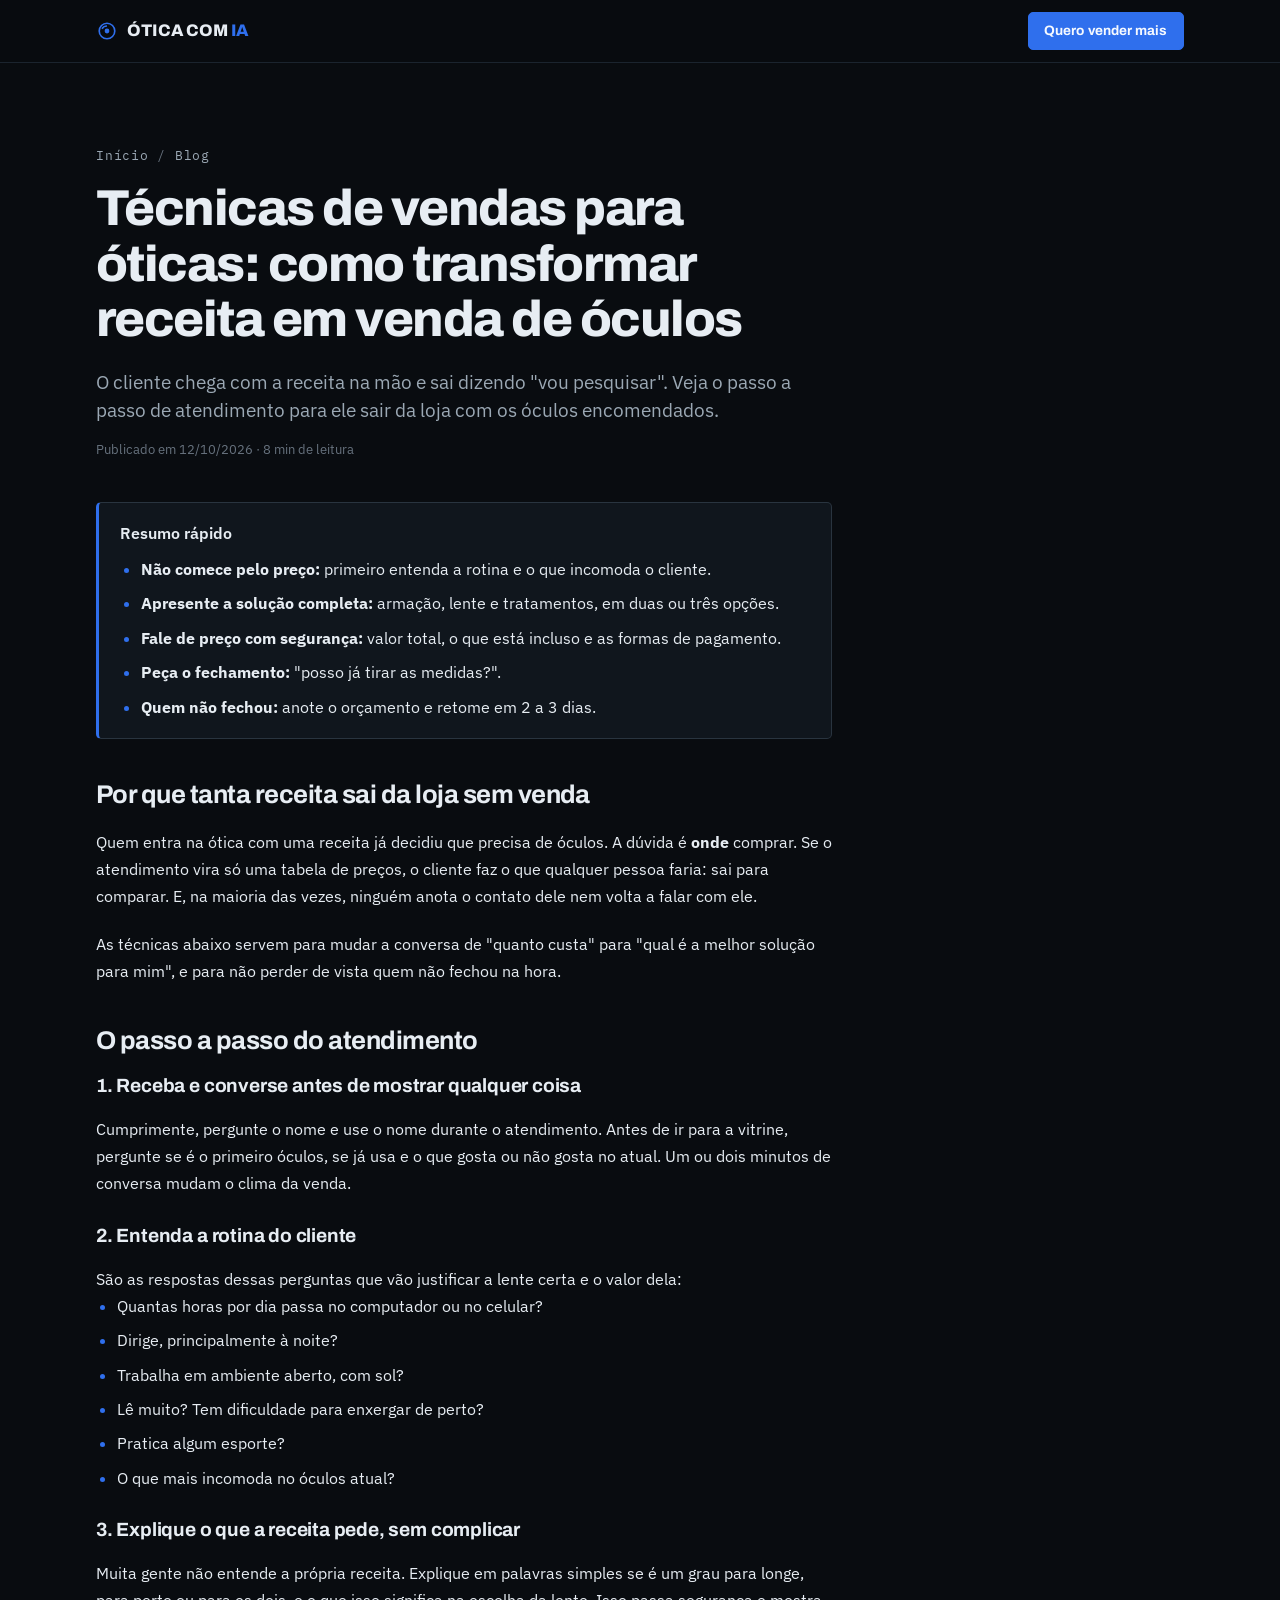
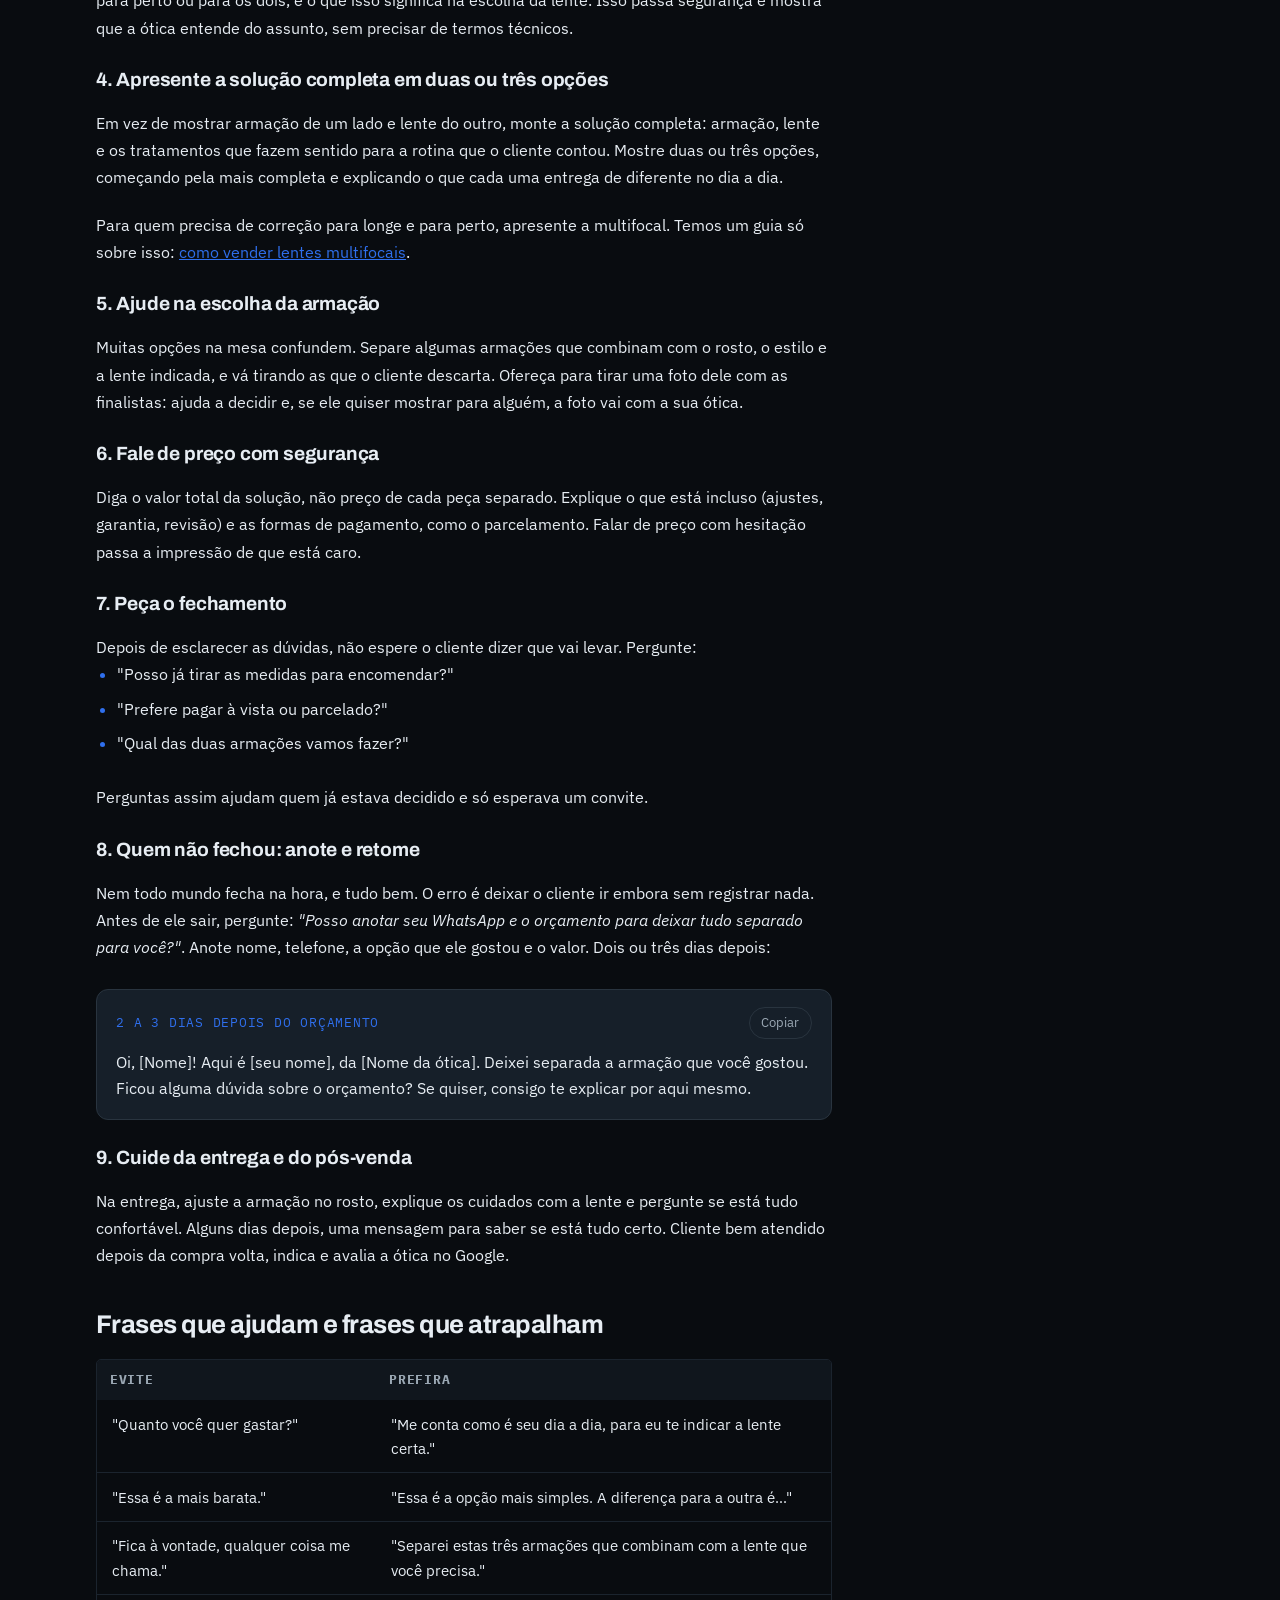
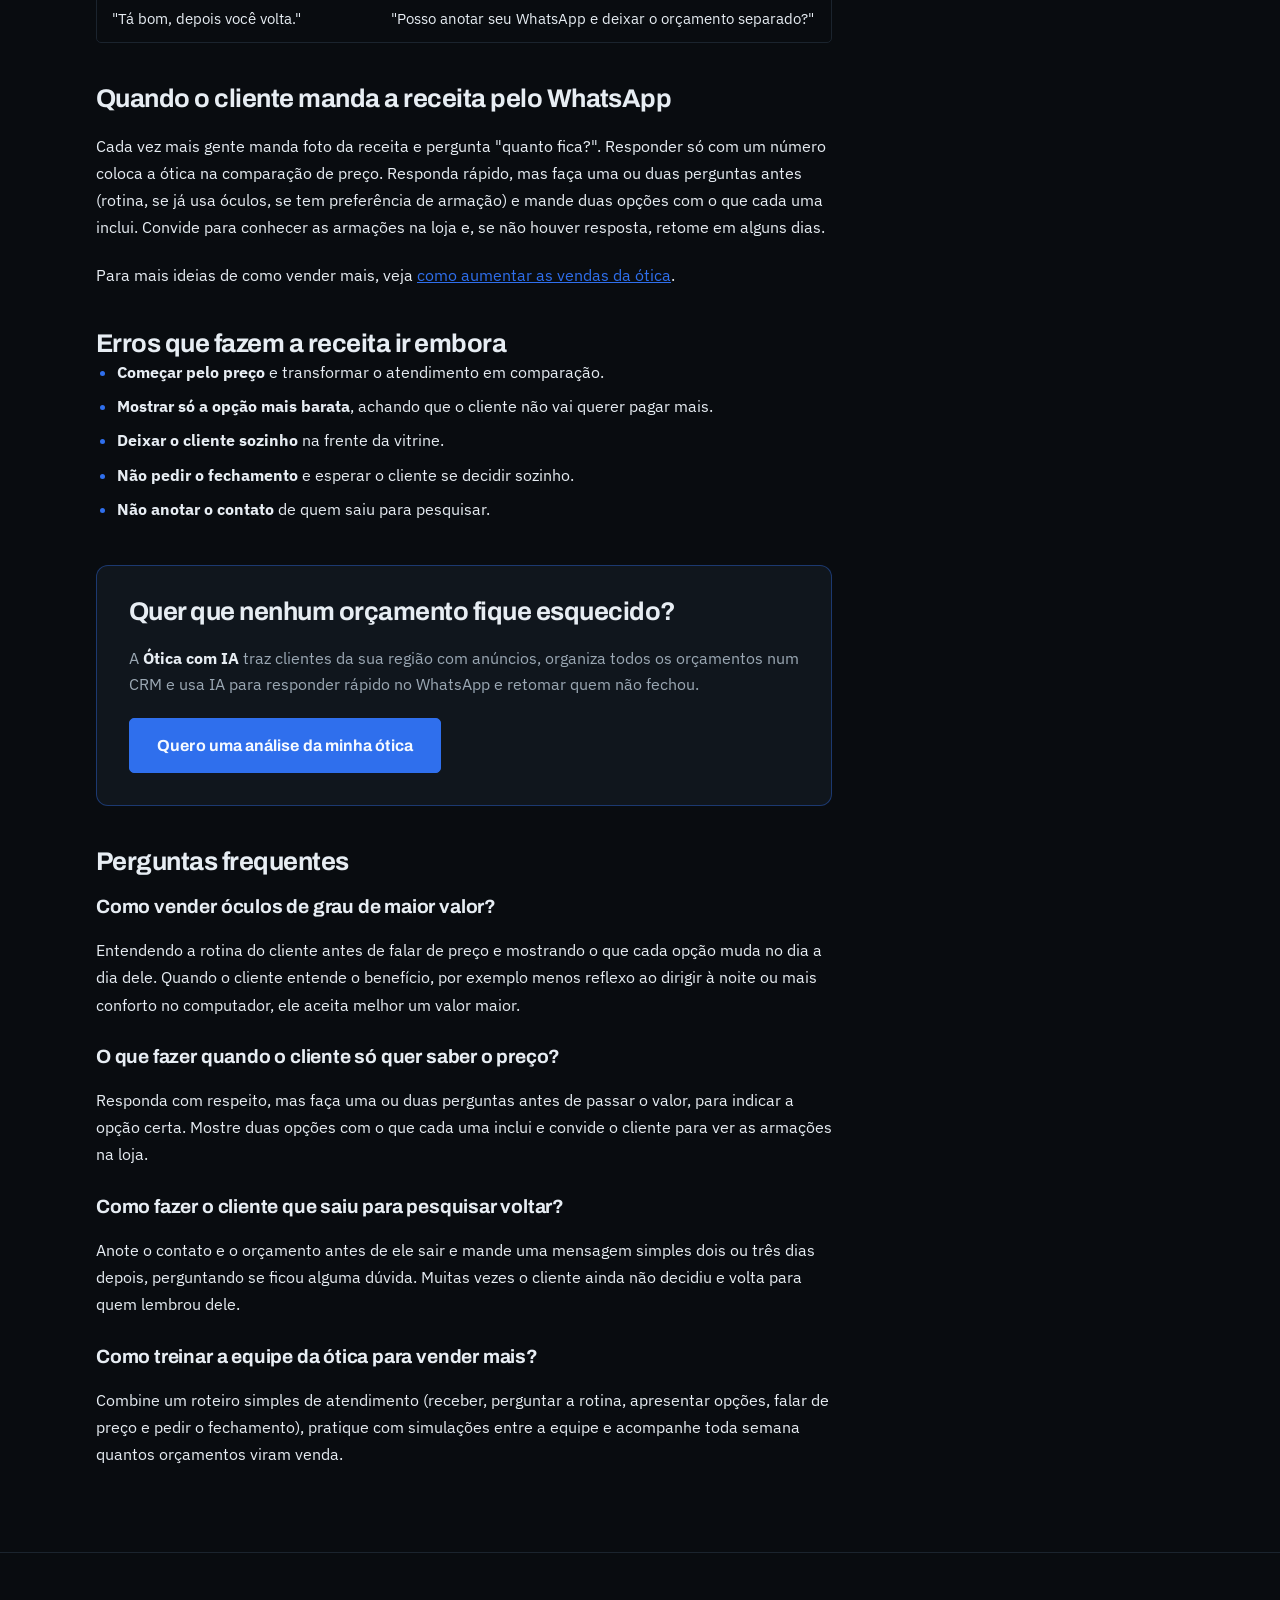
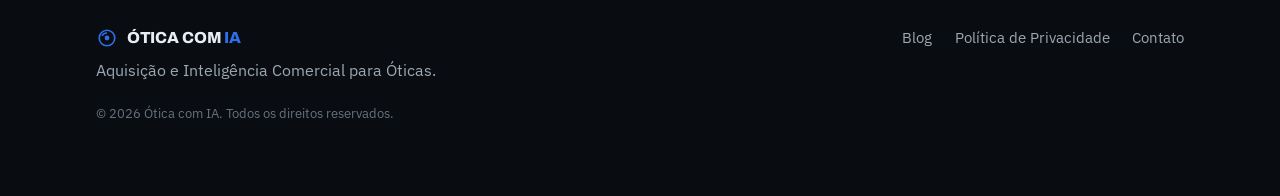
<file: blog/tecnicas-de-vendas-para-oticas/index.html>
<!DOCTYPE html>
<html lang="pt-BR">
<head>
<meta charset="utf-8">
<meta name="viewport" content="width=device-width, initial-scale=1">
<title>Técnicas de vendas para óticas: como transformar receita em venda de óculos</title>
<!-- Google Tag Manager -->
<script>(function(w,d,s,l,i){w[l]=w[l]||[];w[l].push({'gtm.start':
new Date().getTime(),event:'gtm.js'});var f=d.getElementsByTagName(s)[0],
j=d.createElement(s),dl=l!='dataLayer'?'&l='+l:'';j.async=true;j.src=
'https://www.googletagmanager.com/gtm.js?id='+i+dl;f.parentNode.insertBefore(j,f);
})(window,document,'script','dataLayer','GTM-P85Z4D55');</script>
<!-- End Google Tag Manager -->
<!-- Meta Pixel Code -->
<script>
!function(f,b,e,v,n,t,s)
{if(f.fbq)return;n=f.fbq=function(){n.callMethod?
n.callMethod.apply(n,arguments):n.queue.push(arguments)};
if(!f._fbq)f._fbq=n;n.push=n;n.loaded=!0;n.version='2.0';
n.queue=[];t=b.createElement(e);t.async=!0;
t.src=v;s=b.getElementsByTagName(e)[0];
s.parentNode.insertBefore(t,s)}(window, document,'script',
'https://connect.facebook.net/en_US/fbevents.js');
fbq('init', '1718677262582293');
fbq('track', 'PageView');
</script>
<noscript><img height="1" width="1" style="display:none"
src="https://www.facebook.com/tr?id=1718677262582293&ev=PageView&noscript=1"
/></noscript>
<!-- End Meta Pixel Code -->
<meta name="description" content="Técnicas de vendas para óticas: o passo a passo de atendimento para o cliente que chega com a receita sair com os óculos encomendados, e como retomar quem saiu para pesquisar.">
<link rel="canonical" href="https://oticacomia.com.br/blog/tecnicas-de-vendas-para-oticas/">
<meta property="og:type" content="article">
<meta property="og:locale" content="pt_BR">
<meta property="og:site_name" content="Ótica com IA">
<meta property="og:title" content="Técnicas de vendas para óticas: como transformar receita em venda de óculos">
<meta property="og:description" content="O passo a passo de atendimento para o cliente que chega com a receita sair da ótica com os óculos encomendados.">
<meta property="og:url" content="https://oticacomia.com.br/blog/tecnicas-de-vendas-para-oticas/">
<meta property="article:published_time" content="2026-10-12">
<script type="application/ld+json">
{
  "@context": "https://schema.org",
  "@graph": [
    {
      "@type": "BlogPosting",
      "@id": "https://oticacomia.com.br/blog/tecnicas-de-vendas-para-oticas/#artigo",
      "headline": "Técnicas de vendas para óticas: como transformar receita em venda de óculos",
      "description": "Técnicas de vendas para óticas: o passo a passo de atendimento para o cliente que chega com a receita sair com os óculos encomendados, e como retomar quem saiu para pesquisar.",
      "inLanguage": "pt-BR",
      "datePublished": "2026-10-12",
      "dateModified": "2026-10-12",
      "mainEntityOfPage": "https://oticacomia.com.br/blog/tecnicas-de-vendas-para-oticas/",
      "author": {
        "@type": "Organization",
        "@id": "https://oticacomia.com.br/#org",
        "name": "Ótica com IA",
        "url": "https://oticacomia.com.br/"
      },
      "publisher": {
        "@type": "Organization",
        "@id": "https://oticacomia.com.br/#org",
        "name": "Ótica com IA",
        "url": "https://oticacomia.com.br/"
      },
      "about": [
        "técnicas de vendas para óticas",
        "como vender óculos de grau",
        "atendimento em ótica",
        "vendas em ótica"
      ]
    },
    {
      "@type": "BreadcrumbList",
      "itemListElement": [
        {
          "@type": "ListItem",
          "position": 1,
          "name": "Início",
          "item": "https://oticacomia.com.br/"
        },
        {
          "@type": "ListItem",
          "position": 2,
          "name": "Blog",
          "item": "https://oticacomia.com.br/blog/"
        },
        {
          "@type": "ListItem",
          "position": 3,
          "name": "Técnicas de vendas para óticas"
        }
      ]
    },
    {
      "@type": "FAQPage",
      "mainEntity": [
        {
          "@type": "Question",
          "name": "Como vender óculos de grau de maior valor?",
          "acceptedAnswer": {
            "@type": "Answer",
            "text": "Entendendo a rotina do cliente antes de falar de preço e mostrando o que cada opção muda no dia a dia dele. Quando o cliente entende o benefício, por exemplo menos reflexo ao dirigir à noite ou mais conforto no computador, ele aceita melhor um valor maior."
          }
        },
        {
          "@type": "Question",
          "name": "O que fazer quando o cliente só quer saber o preço?",
          "acceptedAnswer": {
            "@type": "Answer",
            "text": "Responda com respeito, mas faça uma ou duas perguntas antes de passar o valor, para indicar a opção certa. Mostre duas opções com o que cada uma inclui e convide o cliente para ver as armações na loja."
          }
        },
        {
          "@type": "Question",
          "name": "Como fazer o cliente que saiu para pesquisar voltar?",
          "acceptedAnswer": {
            "@type": "Answer",
            "text": "Anote o contato e o orçamento antes de ele sair e mande uma mensagem simples dois ou três dias depois, perguntando se ficou alguma dúvida. Muitas vezes o cliente ainda não decidiu e volta para quem lembrou dele."
          }
        },
        {
          "@type": "Question",
          "name": "Como treinar a equipe da ótica para vender mais?",
          "acceptedAnswer": {
            "@type": "Answer",
            "text": "Combine um roteiro simples de atendimento (receber, perguntar a rotina, apresentar opções, falar de preço e pedir o fechamento), pratique com simulações entre a equipe e acompanhe toda semana quantos orçamentos viram venda."
          }
        }
      ]
    }
  ]
}
</script>
<link rel="icon" href="data:image/svg+xml,%3Csvg xmlns='http://www.w3.org/2000/svg' viewBox='0 0 24 24' fill='none' stroke='%2327D3C4' stroke-width='1.8'%3E%3Ccircle cx='12' cy='12' r='8.5'/%3E%3Cpath d='M6.5 9.5A6.5 6.5 0 0 1 12 6.5'/%3E%3Ccircle cx='12' cy='12' r='2.6' fill='%2327D3C4' stroke='none'/%3E%3C/svg%3E">
<link rel="preconnect" href="https://fonts.googleapis.com">
<link rel="preconnect" href="https://fonts.gstatic.com" crossorigin>
<link rel="stylesheet" href="https://fonts.googleapis.com/css2?family=Archivo:wght@500;600;700;800;900&family=IBM+Plex+Mono:wght@400;500;600&family=IBM+Plex+Sans:wght@400;500;600&display=swap">
<link rel="stylesheet" href="/assets/styles.css">
</head>
<body>

<!-- Google Tag Manager (noscript) -->
<noscript><iframe src="https://www.googletagmanager.com/ns.html?id=GTM-P85Z4D55"
height="0" width="0" style="display:none;visibility:hidden"></iframe></noscript>
<!-- End Google Tag Manager (noscript) -->

<header class="site-header">
  <div class="wrap">
    <a class="brand" href="/" aria-label="Ótica com IA — início">
      <svg viewBox="0 0 24 24" fill="none" stroke="currentColor" stroke-width="1.8" aria-hidden="true">
        <circle cx="12" cy="12" r="8.5"></circle>
        <path d="M6.5 9.5A6.5 6.5 0 0 1 12 6.5"></path>
        <circle cx="12" cy="12" r="2.6" fill="currentColor" stroke="none"></circle>
      </svg>
      <span>ÓTICA COM <span class="accent">IA</span></span>
    </a>
    <a class="btn btn--sm" href="/?utm_source=blog&amp;utm_medium=organico&amp;utm_campaign=tecnicas-vendas-otica#formulario">Quero vender mais</a>
  </div>
</header>

<main>
  <article class="section">
    <div class="wrap">
      <div class="section__inner">
        <div class="section-head">
          <nav class="breadcrumb" aria-label="Você está em"><a href="/">Início</a> / <a href="/blog/">Blog</a></nav>
          <h1>Técnicas de vendas para óticas: como transformar receita em venda de óculos</h1>
          <p class="lede dim">O cliente chega com a receita na mão e sai dizendo "vou pesquisar". Veja o passo a passo de atendimento para ele sair da loja com os óculos encomendados.</p>
          <p class="artigo-meta">Publicado em 12/10/2026 · 8 min de leitura</p>
        </div>

        <div class="section-body artigo">
          <div class="resumo">
            <p>Resumo rápido</p>
            <ul>
              <li><strong>Não comece pelo preço:</strong> primeiro entenda a rotina e o que incomoda o cliente.</li>
              <li><strong>Apresente a solução completa:</strong> armação, lente e tratamentos, em duas ou três opções.</li>
              <li><strong>Fale de preço com segurança:</strong> valor total, o que está incluso e as formas de pagamento.</li>
              <li><strong>Peça o fechamento:</strong> "posso já tirar as medidas?".</li>
              <li><strong>Quem não fechou:</strong> anote o orçamento e retome em 2 a 3 dias.</li>
            </ul>
          </div>

          <h2>Por que tanta receita sai da loja sem venda</h2>
          <p>Quem entra na ótica com uma receita já decidiu que precisa de óculos. A dúvida é <strong>onde</strong> comprar. Se o atendimento vira só uma tabela de preços, o cliente faz o que qualquer pessoa faria: sai para comparar. E, na maioria das vezes, ninguém anota o contato dele nem volta a falar com ele.</p>
          <p>As técnicas abaixo servem para mudar a conversa de "quanto custa" para "qual é a melhor solução para mim", e para não perder de vista quem não fechou na hora.</p>
          <!-- FELIPE: inserir aqui 1 ou 2 frases da sua experiência — ex.: o que você vê acontecer nas óticas quando o cliente sai com a receita "para pesquisar". -->

          <h2>O passo a passo do atendimento</h2>

          <h3>1. Receba e converse antes de mostrar qualquer coisa</h3>
          <p>Cumprimente, pergunte o nome e use o nome durante o atendimento. Antes de ir para a vitrine, pergunte se é o primeiro óculos, se já usa e o que gosta ou não gosta no atual. Um ou dois minutos de conversa mudam o clima da venda.</p>

          <h3>2. Entenda a rotina do cliente</h3>
          <p>São as respostas dessas perguntas que vão justificar a lente certa e o valor dela:</p>
          <ul>
            <li>Quantas horas por dia passa no computador ou no celular?</li>
            <li>Dirige, principalmente à noite?</li>
            <li>Trabalha em ambiente aberto, com sol?</li>
            <li>Lê muito? Tem dificuldade para enxergar de perto?</li>
            <li>Pratica algum esporte?</li>
            <li>O que mais incomoda no óculos atual?</li>
          </ul>

          <h3>3. Explique o que a receita pede, sem complicar</h3>
          <p>Muita gente não entende a própria receita. Explique em palavras simples se é um grau para longe, para perto ou para os dois, e o que isso significa na escolha da lente. Isso passa segurança e mostra que a ótica entende do assunto, sem precisar de termos técnicos.</p>

          <h3>4. Apresente a solução completa em duas ou três opções</h3>
          <p>Em vez de mostrar armação de um lado e lente do outro, monte a solução completa: armação, lente e os tratamentos que fazem sentido para a rotina que o cliente contou. Mostre duas ou três opções, começando pela mais completa e explicando o que cada uma entrega de diferente no dia a dia.</p>
          <p>Para quem precisa de correção para longe e para perto, apresente a multifocal. Temos um guia só sobre isso: <a href="/blog/como-vender-lentes-multifocais/">como vender lentes multifocais</a>.</p>

          <h3>5. Ajude na escolha da armação</h3>
          <p>Muitas opções na mesa confundem. Separe algumas armações que combinam com o rosto, o estilo e a lente indicada, e vá tirando as que o cliente descarta. Ofereça para tirar uma foto dele com as finalistas: ajuda a decidir e, se ele quiser mostrar para alguém, a foto vai com a sua ótica.</p>

          <h3>6. Fale de preço com segurança</h3>
          <p>Diga o valor total da solução, não preço de cada peça separado. Explique o que está incluso (ajustes, garantia, revisão) e as formas de pagamento, como o parcelamento. Falar de preço com hesitação passa a impressão de que está caro.</p>

          <h3>7. Peça o fechamento</h3>
          <p>Depois de esclarecer as dúvidas, não espere o cliente dizer que vai levar. Pergunte:</p>
          <ul>
            <li>"Posso já tirar as medidas para encomendar?"</li>
            <li>"Prefere pagar à vista ou parcelado?"</li>
            <li>"Qual das duas armações vamos fazer?"</li>
          </ul>
          <p>Perguntas assim ajudam quem já estava decidido e só esperava um convite.</p>

          <h3>8. Quem não fechou: anote e retome</h3>
          <p>Nem todo mundo fecha na hora, e tudo bem. O erro é deixar o cliente ir embora sem registrar nada. Antes de ele sair, pergunte: <em>"Posso anotar seu WhatsApp e o orçamento para deixar tudo separado para você?"</em>. Anote nome, telefone, a opção que ele gostou e o valor. Dois ou três dias depois:</p>
          <div class="modelo">
            <div class="modelo__topo"><span class="modelo__quando">2 a 3 dias depois do orçamento</span><button class="modelo__copiar" type="button">Copiar</button></div>
            <p class="modelo__texto">Oi, [Nome]! Aqui é [seu nome], da [Nome da ótica]. Deixei separada a armação que você gostou.
Ficou alguma dúvida sobre o orçamento? Se quiser, consigo te explicar por aqui mesmo.</p>
          </div>
          <!-- FELIPE: se tiver, citar aqui como as óticas que você atende fazem o acompanhamento de quem levou a receita e não fechou. -->

          <h3>9. Cuide da entrega e do pós-venda</h3>
          <p>Na entrega, ajuste a armação no rosto, explique os cuidados com a lente e pergunte se está tudo confortável. Alguns dias depois, uma mensagem para saber se está tudo certo. Cliente bem atendido depois da compra volta, indica e avalia a ótica no Google.</p>

          <h2>Frases que ajudam e frases que atrapalham</h2>
          <div class="tabela-wrap">
            <table class="tabela">
              <thead><tr><th>Evite</th><th>Prefira</th></tr></thead>
              <tbody>
                <tr><td>"Quanto você quer gastar?"</td><td>"Me conta como é seu dia a dia, para eu te indicar a lente certa."</td></tr>
                <tr><td>"Essa é a mais barata."</td><td>"Essa é a opção mais simples. A diferença para a outra é…"</td></tr>
                <tr><td>"Fica à vontade, qualquer coisa me chama."</td><td>"Separei estas três armações que combinam com a lente que você precisa."</td></tr>
                <tr><td>"Tá bom, depois você volta."</td><td>"Posso anotar seu WhatsApp e deixar o orçamento separado?"</td></tr>
              </tbody>
            </table>
          </div>

          <h2>Quando o cliente manda a receita pelo WhatsApp</h2>
          <p>Cada vez mais gente manda foto da receita e pergunta "quanto fica?". Responder só com um número coloca a ótica na comparação de preço. Responda rápido, mas faça uma ou duas perguntas antes (rotina, se já usa óculos, se tem preferência de armação) e mande duas opções com o que cada uma inclui. Convide para conhecer as armações na loja e, se não houver resposta, retome em alguns dias.</p>
          <p>Para mais ideias de como vender mais, veja <a href="/blog/como-aumentar-vendas-otica/">como aumentar as vendas da ótica</a>.</p>

          <h2>Erros que fazem a receita ir embora</h2>
          <ul>
            <li><strong>Começar pelo preço</strong> e transformar o atendimento em comparação.</li>
            <li><strong>Mostrar só a opção mais barata</strong>, achando que o cliente não vai querer pagar mais.</li>
            <li><strong>Deixar o cliente sozinho</strong> na frente da vitrine.</li>
            <li><strong>Não pedir o fechamento</strong> e esperar o cliente se decidir sozinho.</li>
            <li><strong>Não anotar o contato</strong> de quem saiu para pesquisar.</li>
          </ul>

          <div class="artigo-cta">
            <h2>Quer que nenhum orçamento fique esquecido?</h2>
            <p class="dim">A <strong>Ótica com IA</strong> traz clientes da sua região com anúncios, organiza todos os orçamentos num CRM e usa IA para responder rápido no WhatsApp e retomar quem não fechou.</p>
            <div class="cta-row"><a class="btn" href="/?utm_source=blog&amp;utm_medium=organico&amp;utm_campaign=tecnicas-vendas-otica#formulario">Quero uma análise da minha ótica</a></div>
          </div>

          <h2>Perguntas frequentes</h2>
          <h3>Como vender óculos de grau de maior valor?</h3>
          <p>Entendendo a rotina do cliente antes de falar de preço e mostrando o que cada opção muda no dia a dia dele. Quando o cliente entende o benefício, por exemplo menos reflexo ao dirigir à noite ou mais conforto no computador, ele aceita melhor um valor maior.</p>
          <h3>O que fazer quando o cliente só quer saber o preço?</h3>
          <p>Responda com respeito, mas faça uma ou duas perguntas antes de passar o valor, para indicar a opção certa. Mostre duas opções com o que cada uma inclui e convide o cliente para ver as armações na loja.</p>
          <h3>Como fazer o cliente que saiu para pesquisar voltar?</h3>
          <p>Anote o contato e o orçamento antes de ele sair e mande uma mensagem simples dois ou três dias depois, perguntando se ficou alguma dúvida. Muitas vezes o cliente ainda não decidiu e volta para quem lembrou dele.</p>
          <h3>Como treinar a equipe da ótica para vender mais?</h3>
          <p>Combine um roteiro simples de atendimento (receber, perguntar a rotina, apresentar opções, falar de preço e pedir o fechamento), pratique com simulações entre a equipe e acompanhe toda semana quantos orçamentos viram venda.</p>
        </div>
      </div>
    </div>
  </article>
</main>

<footer class="site-footer">
  <div class="wrap stack">
    <div class="site-footer__top">
      <div>
        <p class="brand brand--footer">
          <svg viewBox="0 0 24 24" fill="none" stroke="currentColor" stroke-width="1.8" aria-hidden="true"><circle cx="12" cy="12" r="8.5"></circle><path d="M6.5 9.5A6.5 6.5 0 0 1 12 6.5"></path><circle cx="12" cy="12" r="2.6" fill="currentColor" stroke="none"></circle></svg>
          <span>ÓTICA COM <span class="accent">IA</span></span>
        </p>
        <p class="dim">Aquisição e Inteligência Comercial para Óticas.</p>
      </div>
      <nav class="site-footer__nav" aria-label="Rodapé">
        <a href="/blog/">Blog</a>
        <a href="/privacidade/">Política de Privacidade</a>
        <a href="/#formulario">Contato</a>
      </nav>
    </div>
    <p class="fineprint">© 2026 Ótica com IA. Todos os direitos reservados.</p>
  </div>
</footer>

<script>
  // botão "Copiar" dos modelos de mensagem
  document.querySelectorAll(".modelo").forEach(function (m) {
    var btn = m.querySelector(".modelo__copiar");
    var texto = m.querySelector(".modelo__texto").innerText.trim();
    btn.addEventListener("click", function () {
      var ok = function () { btn.textContent = "Copiado ✓"; setTimeout(function () { btn.textContent = "Copiar"; }, 1800); };
      if (navigator.clipboard && navigator.clipboard.writeText) {
        navigator.clipboard.writeText(texto).then(ok, function () { btn.textContent = "Selecione e copie"; });
      } else { btn.textContent = "Selecione e copie"; }
    });
  });
</script>
</body>
</html>
</file>
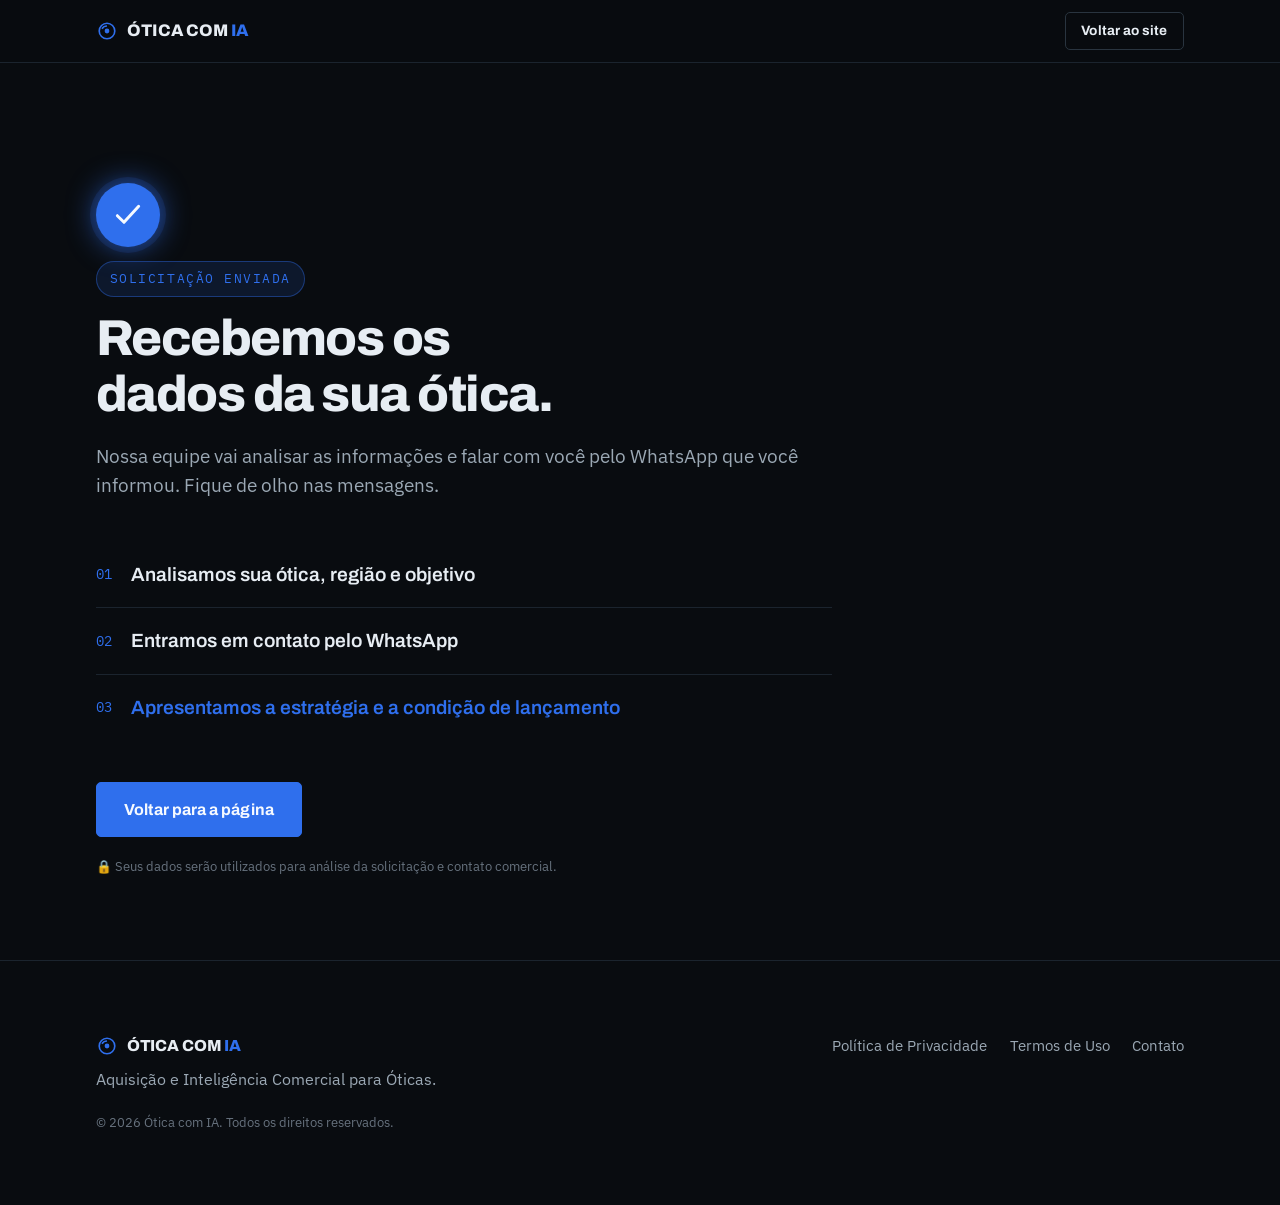
<file: obrigado.html>
<!DOCTYPE html>
<html lang="pt-BR">
<head>
<meta charset="utf-8">
<meta name="viewport" content="width=device-width, initial-scale=1">
<title>Obrigado — Ótica com IA</title>
<meta name="description" content="Recebemos os dados da sua ótica. Nossa equipe entra em contato pelo WhatsApp.">
<meta name="robots" content="noindex">

<!-- Google Tag Manager -->
<script>(function(w,d,s,l,i){w[l]=w[l]||[];w[l].push({'gtm.start':
new Date().getTime(),event:'gtm.js'});var f=d.getElementsByTagName(s)[0],
j=d.createElement(s),dl=l!='dataLayer'?'&l='+l:'';j.async=true;j.src=
'https://www.googletagmanager.com/gtm.js?id='+i+dl;f.parentNode.insertBefore(j,f);
})(window,document,'script','dataLayer','GTM-P85Z4D55');</script>
<!-- End Google Tag Manager -->

<!-- Meta Pixel Code -->
<script>
!function(f,b,e,v,n,t,s)
{if(f.fbq)return;n=f.fbq=function(){n.callMethod?
n.callMethod.apply(n,arguments):n.queue.push(arguments)};
if(!f._fbq)f._fbq=n;n.push=n;n.loaded=!0;n.version='2.0';
n.queue=[];t=b.createElement(e);t.async=!0;
t.src=v;s=b.getElementsByTagName(e)[0];
s.parentNode.insertBefore(t,s)}(window, document,'script',
'https://connect.facebook.net/en_US/fbevents.js');
fbq('init', '1718677262582293');
fbq('track', 'PageView');
</script>
<noscript><img height="1" width="1" style="display:none"
src="https://www.facebook.com/tr?id=1718677262582293&ev=PageView&noscript=1"
/></noscript>
<!-- End Meta Pixel Code -->

<link rel="icon" href="data:image/svg+xml,%3Csvg xmlns='http://www.w3.org/2000/svg' viewBox='0 0 24 24' fill='none' stroke='%2327D3C4' stroke-width='1.8'%3E%3Ccircle cx='12' cy='12' r='8.5'/%3E%3Cpath d='M6.5 9.5A6.5 6.5 0 0 1 12 6.5'/%3E%3Ccircle cx='12' cy='12' r='2.6' fill='%2327D3C4' stroke='none'/%3E%3C/svg%3E">
<link rel="preconnect" href="https://fonts.googleapis.com">
<link rel="preconnect" href="https://fonts.gstatic.com" crossorigin>
<link rel="stylesheet" href="https://fonts.googleapis.com/css2?family=Archivo:wght@500;600;700;800;900&family=IBM+Plex+Mono:wght@400;500;600&family=IBM+Plex+Sans:wght@400;500;600&display=swap">
<link rel="stylesheet" href="assets/styles.css">
</head>
<body>

<!-- Google Tag Manager (noscript) -->
<noscript><iframe src="https://www.googletagmanager.com/ns.html?id=GTM-P85Z4D55"
height="0" width="0" style="display:none;visibility:hidden"></iframe></noscript>
<!-- End Google Tag Manager (noscript) -->

<header class="site-header">
  <div class="wrap">
    <a class="brand" href="index.html" aria-label="Ótica com IA — início">
      <svg viewBox="0 0 24 24" fill="none" stroke="currentColor" stroke-width="1.8" aria-hidden="true">
        <circle cx="12" cy="12" r="8.5"></circle>
        <path d="M6.5 9.5A6.5 6.5 0 0 1 12 6.5"></path>
        <circle cx="12" cy="12" r="2.6" fill="currentColor" stroke="none"></circle>
      </svg>
      <span>ÓTICA COM <span class="accent">IA</span></span>
    </a>
    <a class="btn btn--sm btn--ghost" href="index.html">Voltar ao site</a>
  </div>
</header>

<main>
  <section class="section thanks">
    <div class="wrap">
      <div class="section__inner">
        <div class="section-head">
          <span class="thanks__mark" aria-hidden="true">
            <svg viewBox="0 0 24 24" fill="none" stroke="currentColor" stroke-width="2.2" stroke-linecap="round" stroke-linejoin="round">
              <path d="M4 12.5l5 5 11-12"></path>
            </svg>
          </span>
          <p class="badge">Solicitação enviada</p>
          <h1>Recebemos os dados da sua ótica.</h1>
          <p class="lede dim">Nossa equipe vai analisar as informações e falar com você pelo WhatsApp que você informou. Fique de olho nas mensagens.</p>
        </div>
        <div class="section-body">
          <ol class="chain" aria-label="Próximos passos">
            <li>Analisamos sua ótica, região e objetivo</li>
            <li>Entramos em contato pelo WhatsApp</li>
            <li>Apresentamos a estratégia e a condição de lançamento</li>
          </ol>

          <div class="cta-row"><a class="btn" href="index.html">Voltar para a página</a></div>

          <p class="fineprint">🔒 Seus dados serão utilizados para análise da solicitação e contato comercial.</p>
        </div>
      </div>
    </div>
  </section>
</main>

<footer class="site-footer">
  <div class="wrap stack">
    <div class="site-footer__top">
      <div>
        <p class="brand brand--footer">
          <svg viewBox="0 0 24 24" fill="none" stroke="currentColor" stroke-width="1.8" aria-hidden="true"><circle cx="12" cy="12" r="8.5"></circle><path d="M6.5 9.5A6.5 6.5 0 0 1 12 6.5"></path><circle cx="12" cy="12" r="2.6" fill="currentColor" stroke="none"></circle></svg>
          <span>ÓTICA COM <span class="accent">IA</span></span>
        </p>
        <p class="dim">Aquisição e Inteligência Comercial para Óticas.</p>
      </div>
      <nav class="site-footer__nav" aria-label="Rodapé">
        <a href="privacidade/">Política de Privacidade</a>
        <a href="#">Termos de Uso</a>
        <a href="index.html#formulario">Contato</a>
      </nav>
    </div>
    <p class="fineprint">© 2026 Ótica com IA. Todos os direitos reservados.</p>
  </div>
</footer>

</body>
</html>
</file>
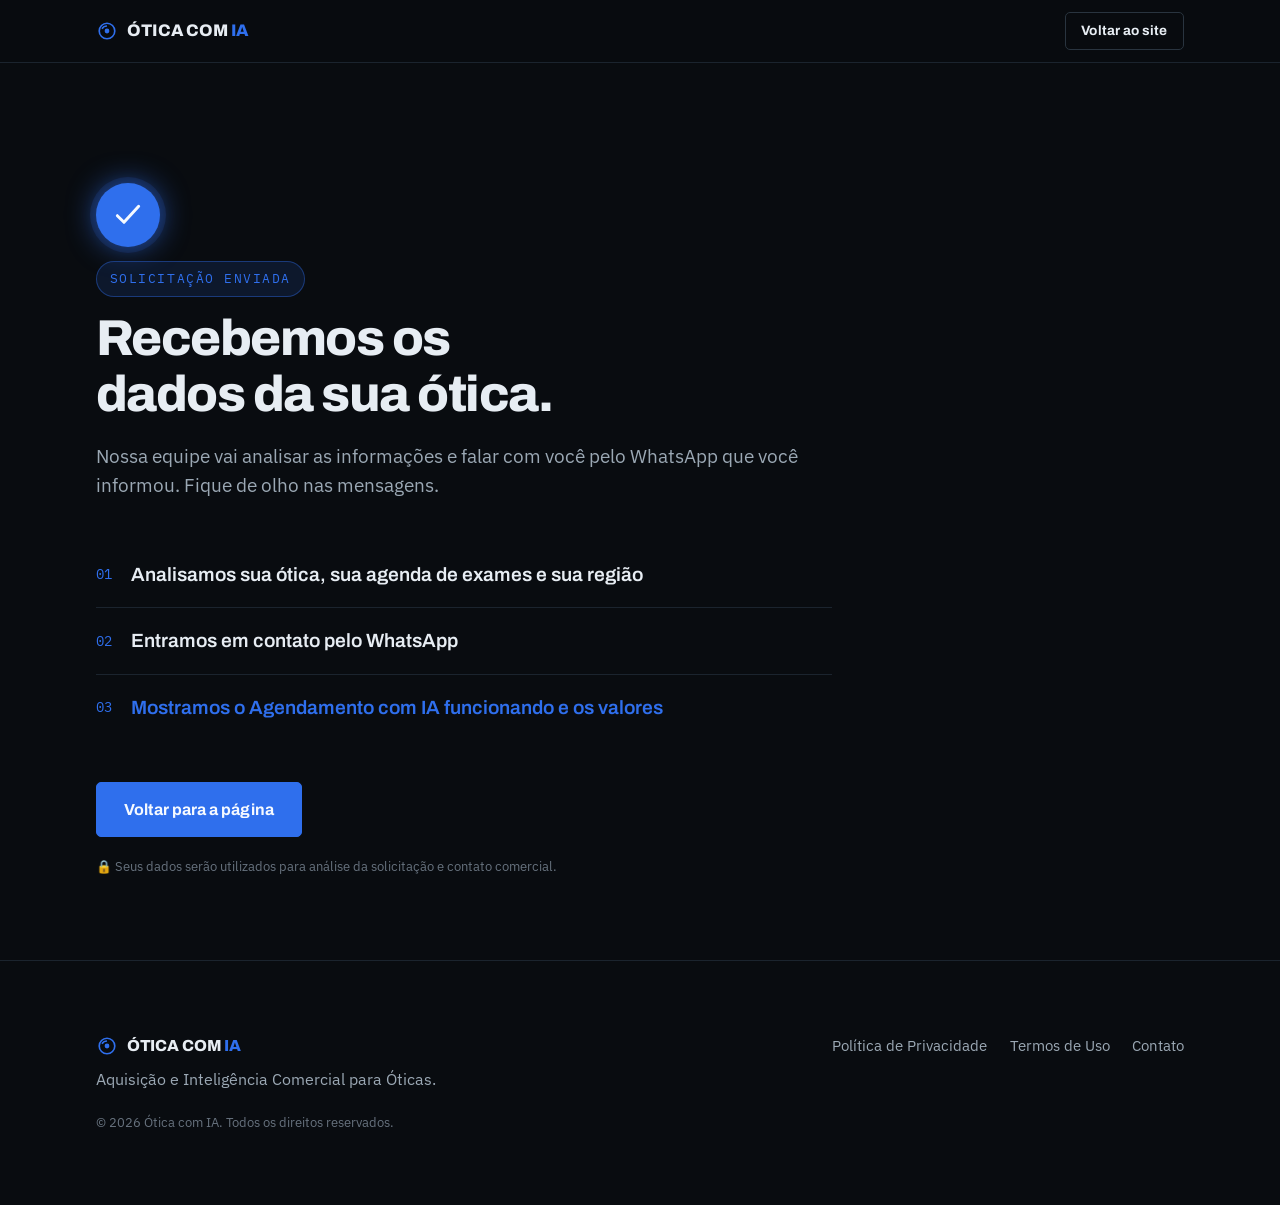
<file: agendamento/obrigado.html>
<!DOCTYPE html>
<html lang="pt-BR">
<head>
<meta charset="utf-8">
<meta name="viewport" content="width=device-width, initial-scale=1">
<title>Obrigado — Agendamento com IA</title>
<meta name="description" content="Recebemos os dados da sua ótica. Nossa equipe entra em contato pelo WhatsApp.">
<meta name="robots" content="noindex">

<!-- Google Tag Manager -->
<script>(function(w,d,s,l,i){w[l]=w[l]||[];w[l].push({'gtm.start':
new Date().getTime(),event:'gtm.js'});var f=d.getElementsByTagName(s)[0],
j=d.createElement(s),dl=l!='dataLayer'?'&l='+l:'';j.async=true;j.src=
'https://www.googletagmanager.com/gtm.js?id='+i+dl;f.parentNode.insertBefore(j,f);
})(window,document,'script','dataLayer','GTM-P85Z4D55');</script>
<!-- End Google Tag Manager -->

<!-- Meta Pixel Code -->
<script>
!function(f,b,e,v,n,t,s)
{if(f.fbq)return;n=f.fbq=function(){n.callMethod?
n.callMethod.apply(n,arguments):n.queue.push(arguments)};
if(!f._fbq)f._fbq=n;n.push=n;n.loaded=!0;n.version='2.0';
n.queue=[];t=b.createElement(e);t.async=!0;
t.src=v;s=b.getElementsByTagName(e)[0];
s.parentNode.insertBefore(t,s)}(window, document,'script',
'https://connect.facebook.net/en_US/fbevents.js');
fbq('init', '1718677262582293');
fbq('track', 'PageView');
</script>
<noscript><img height="1" width="1" style="display:none"
src="https://www.facebook.com/tr?id=1718677262582293&ev=PageView&noscript=1"
/></noscript>
<!-- End Meta Pixel Code -->

<link rel="icon" href="data:image/svg+xml,%3Csvg xmlns='http://www.w3.org/2000/svg' viewBox='0 0 24 24' fill='none' stroke='%2327D3C4' stroke-width='1.8'%3E%3Ccircle cx='12' cy='12' r='8.5'/%3E%3Cpath d='M6.5 9.5A6.5 6.5 0 0 1 12 6.5'/%3E%3Ccircle cx='12' cy='12' r='2.6' fill='%2327D3C4' stroke='none'/%3E%3C/svg%3E">
<link rel="preconnect" href="https://fonts.googleapis.com">
<link rel="preconnect" href="https://fonts.gstatic.com" crossorigin>
<link rel="stylesheet" href="https://fonts.googleapis.com/css2?family=Archivo:wght@500;600;700;800;900&family=IBM+Plex+Mono:wght@400;500;600&family=IBM+Plex+Sans:wght@400;500;600&display=swap">
<link rel="stylesheet" href="../assets/styles.css">
</head>
<body>

<!-- Google Tag Manager (noscript) -->
<noscript><iframe src="https://www.googletagmanager.com/ns.html?id=GTM-P85Z4D55"
height="0" width="0" style="display:none;visibility:hidden"></iframe></noscript>
<!-- End Google Tag Manager (noscript) -->

<header class="site-header">
  <div class="wrap">
    <a class="brand" href="./" aria-label="Ótica com IA — início">
      <svg viewBox="0 0 24 24" fill="none" stroke="currentColor" stroke-width="1.8" aria-hidden="true">
        <circle cx="12" cy="12" r="8.5"></circle>
        <path d="M6.5 9.5A6.5 6.5 0 0 1 12 6.5"></path>
        <circle cx="12" cy="12" r="2.6" fill="currentColor" stroke="none"></circle>
      </svg>
      <span>ÓTICA COM <span class="accent">IA</span></span>
    </a>
    <a class="btn btn--sm btn--ghost" href="./">Voltar ao site</a>
  </div>
</header>

<main>
  <section class="section thanks">
    <div class="wrap">
      <div class="section__inner">
        <div class="section-head">
          <span class="thanks__mark" aria-hidden="true">
            <svg viewBox="0 0 24 24" fill="none" stroke="currentColor" stroke-width="2.2" stroke-linecap="round" stroke-linejoin="round">
              <path d="M4 12.5l5 5 11-12"></path>
            </svg>
          </span>
          <p class="badge">Solicitação enviada</p>
          <h1>Recebemos os dados da sua ótica.</h1>
          <p class="lede dim">Nossa equipe vai analisar as informações e falar com você pelo WhatsApp que você informou. Fique de olho nas mensagens.</p>
        </div>
        <div class="section-body">
          <ol class="chain" aria-label="Próximos passos">
            <li>Analisamos sua ótica, sua agenda de exames e sua região</li>
            <li>Entramos em contato pelo WhatsApp</li>
            <li>Mostramos o Agendamento com IA funcionando e os valores</li>
          </ol>

          <div class="cta-row"><a class="btn" href="./">Voltar para a página</a></div>

          <p class="fineprint">🔒 Seus dados serão utilizados para análise da solicitação e contato comercial.</p>
        </div>
      </div>
    </div>
  </section>
</main>

<footer class="site-footer">
  <div class="wrap stack">
    <div class="site-footer__top">
      <div>
        <p class="brand brand--footer">
          <svg viewBox="0 0 24 24" fill="none" stroke="currentColor" stroke-width="1.8" aria-hidden="true"><circle cx="12" cy="12" r="8.5"></circle><path d="M6.5 9.5A6.5 6.5 0 0 1 12 6.5"></path><circle cx="12" cy="12" r="2.6" fill="currentColor" stroke="none"></circle></svg>
          <span>ÓTICA COM <span class="accent">IA</span></span>
        </p>
        <p class="dim">Aquisição e Inteligência Comercial para Óticas.</p>
      </div>
      <nav class="site-footer__nav" aria-label="Rodapé">
        <a href="../privacidade/">Política de Privacidade</a>
        <a href="#">Termos de Uso</a>
        <a href="index.html#formulario">Contato</a>
      </nav>
    </div>
    <p class="fineprint">© 2026 Ótica com IA. Todos os direitos reservados.</p>
  </div>
</footer>

</body>
</html>
</file>
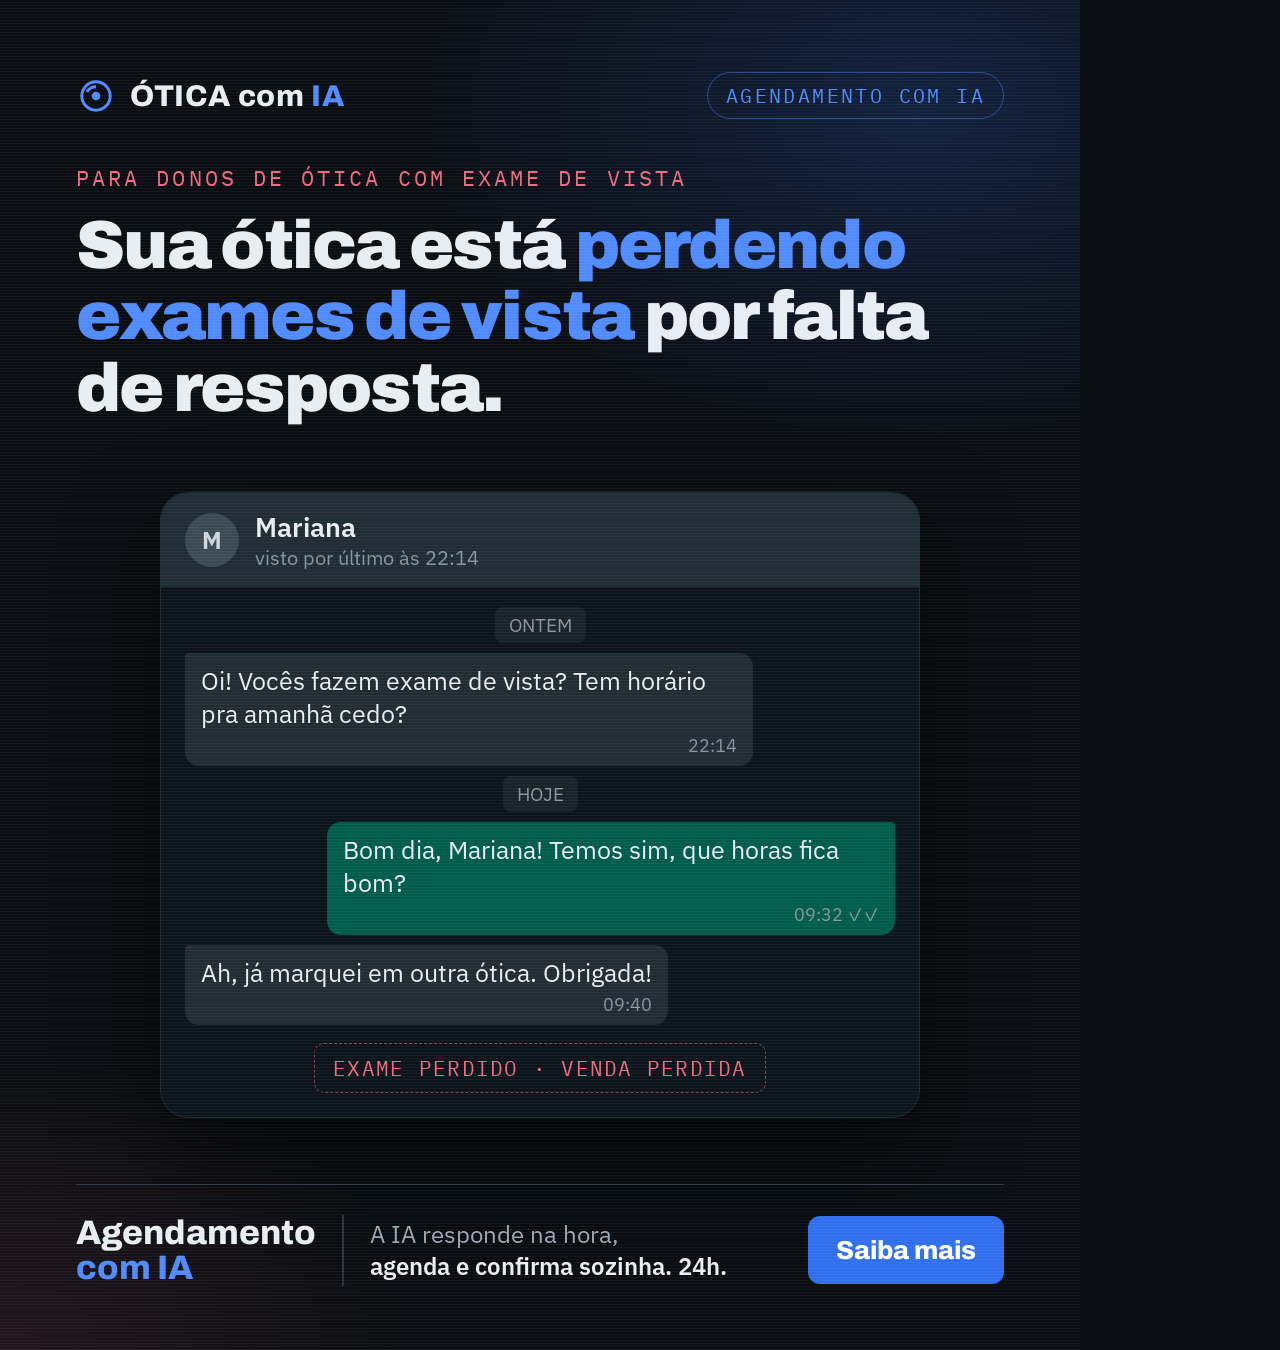
<file: assets/ads/agendamento/criativos.html>
<!DOCTYPE html>
<html lang="pt-BR">
<head>
<meta charset="utf-8">
<title>Criativos · Agendamento com IA</title>
<!-- Fonte dos 4 criativos. Cada um: criativos.html?v=1..4 e o formato em &f=
     (sem f = feed 4:5 1080x1350; f=sq 1:1 1080x1080; f=story 9:16 1080x1920; f=land 1,91:1 1200x628)
     Gerar PNG: chrome --headless=new --window-size=1080,1080 --virtual-time-budget=5000 --screenshot=AG0X_1x1.png "file:///.../criativos.html?v=X&f=sq"
     Saída organizada em AG01/ … AG04/ (uma pasta por anúncio, todos os formatos). -->
<link rel="preconnect" href="https://fonts.googleapis.com">
<link rel="preconnect" href="https://fonts.gstatic.com" crossorigin>
<link rel="stylesheet" href="https://fonts.googleapis.com/css2?family=Archivo:wght@600;700;800;900&family=IBM+Plex+Mono:wght@500;600&family=IBM+Plex+Sans:wght@400;500;600;700&display=swap">
<style>
  :root {
    --ink: #090C10; --surface: #10161D; --surface-2: #161F29; --line: #29343F;
    --text: #E7EDF3; --dim: #9BA8B4; --mute: #67727E;
    --accent: #2F6FED; --accent-2: #4F8BFF; --neg: #ED6A80; --pos: #4BD98D;
    --wa-bg: #0B141A; --wa-in: #202C33; --wa-out: #005C4B;
  }
  * { box-sizing: border-box; margin: 0; padding: 0; }
  html, body { width: 1080px; height: 1350px; overflow: hidden; background: var(--ink); }
  body { font-family: "IBM Plex Sans", "Segoe UI", sans-serif; color: var(--text); }
  .ad {
    position: relative; width: 1080px; height: 1350px; padding: 72px 76px 64px;
    display: flex; flex-direction: column;
    background:
      radial-gradient(900px 600px at 85% 8%, rgba(47,111,237,.20), transparent 60%),
      radial-gradient(700px 500px at 0% 100%, rgba(237,106,128,.10), transparent 60%),
      var(--ink);
  }
  .ad::after { /* grão sutil */
    content: ""; position: absolute; inset: 0; pointer-events: none; opacity: .05;
    background-image: repeating-linear-gradient(0deg, #fff 0 1px, transparent 1px 3px);
  }
  .ad[hidden] { display: none; }

  /* topo: marca */
  .brand { display: flex; align-items: center; gap: 14px; }
  .brand svg { width: 40px; height: 40px; color: var(--accent-2); }
  .brand b { font-family: "Archivo", sans-serif; font-weight: 800; font-size: 30px; letter-spacing: .02em; }
  .brand b span { color: var(--accent-2); }
  .tag {
    margin-left: auto; font-family: "IBM Plex Mono", monospace; font-size: 20px; letter-spacing: .12em;
    color: var(--accent-2); border: 1.5px solid rgba(79,139,255,.45); border-radius: 999px; padding: 9px 18px;
  }

  /* headline */
  .head { margin-top: 44px; }
  .kicker { font-family: "IBM Plex Mono", monospace; font-size: 22px; letter-spacing: .14em; color: var(--neg); text-transform: uppercase; }
  h1 {
    margin-top: 18px; font-family: "Archivo", sans-serif; font-weight: 900; font-size: 68px; line-height: 1.05;
    letter-spacing: -0.025em; max-width: 920px;
  }
  h1 .a { color: var(--accent-2); }
  h1 .n { color: var(--neg); }

  /* área visual */
  .visual { flex: 1; min-height: 0; display: flex; align-items: center; justify-content: center; margin: 28px 0 26px; }

  /* rodapé */
  .foot {
    display: flex; align-items: center; gap: 26px; padding-top: 30px; border-top: 1.5px solid var(--line);
  }
  .foot__name { font-family: "Archivo", sans-serif; font-weight: 800; font-size: 34px; line-height: 1.05; }
  .foot__name span { color: var(--accent-2); }
  .foot__sep { width: 1.5px; align-self: stretch; background: var(--line); }
  .foot__txt { font-size: 24px; line-height: 1.35; color: var(--dim); }
  .foot__txt b { color: var(--text); font-weight: 600; }
  .cta {
    margin-left: auto; white-space: nowrap; font-family: "Archivo", sans-serif; font-weight: 800; font-size: 26px;
    background: var(--accent); color: #fff; padding: 20px 28px; border-radius: 12px;
  }

  /* ---------- WhatsApp ---------- */
  .wa {
    width: 760px; background: var(--wa-bg); border: 1.5px solid #1f2c34; border-radius: 28px; overflow: hidden;
    box-shadow: 0 40px 90px rgba(0,0,0,.55);
  }
  .wa__bar { display: flex; align-items: center; gap: 16px; padding: 16px 24px; background: #1F2C33; }
  .wa__av { width: 54px; height: 54px; border-radius: 50%; background: #3b4a54; display: grid; place-items: center; font-weight: 700; font-size: 24px; color: #cfd8dc; }
  .wa__name { font-weight: 600; font-size: 27px; }
  .wa__st { font-size: 20px; color: #8696a0; }
  .wa__body { padding: 20px 24px 24px; display: flex; flex-direction: column; gap: 10px; }
  .bub { max-width: 80%; padding: 11px 16px 8px; border-radius: 14px; font-size: 25px; line-height: 1.32; }
  .bub--in { align-self: flex-start; background: var(--wa-in); border-top-left-radius: 4px; }
  .bub--out { align-self: flex-end; background: var(--wa-out); border-top-right-radius: 4px; }
  .bub i { display: block; text-align: right; font-style: normal; font-size: 18px; color: #8696a0; margin-top: 4px; }
  .day { align-self: center; font-size: 19px; color: #8696a0; background: #182229; padding: 6px 14px; border-radius: 8px; }
  .noreply {
    align-self: center; margin-top: 8px; font-family: "IBM Plex Mono", monospace; font-size: 21px; letter-spacing: .06em;
    color: var(--neg); border: 1.5px dashed rgba(237,106,128,.55); border-radius: 10px; padding: 10px 18px;
  }

  /* v2: notificações */
  .stack { width: 820px; display: flex; flex-direction: column; gap: 16px; }
  .notif {
    display: flex; align-items: center; gap: 18px; padding: 15px 22px; border-radius: 20px;
    background: rgba(22,31,41,.92); border: 1.5px solid var(--line);
  }
  .notif__ic { width: 52px; height: 52px; border-radius: 14px; background: #25D366; display: grid; place-items: center; flex: none; }
  .notif__ic svg { width: 30px; height: 30px; color: #fff; }
  .notif__t { flex: 1; min-width: 0; }
  .notif__t b { display: block; font-size: 24px; }
  .notif__t span { display: block; font-size: 23px; color: var(--dim); white-space: nowrap; overflow: hidden; text-overflow: ellipsis; }
  .notif__h { font-size: 20px; color: var(--mute); font-family: "IBM Plex Mono", monospace; }
  .notif--fade { opacity: .55; } .notif--fade2 { opacity: .3; }
  .counter {
    align-self: center; margin-top: 14px; font-family: "Archivo", sans-serif; font-weight: 900; font-size: 30px; color: var(--neg);
  }

  /* v3: duas conversas */
  .duo { display: grid; grid-template-columns: 1fr 1fr; gap: 24px; width: 928px; }
  .duo .wa { width: auto; }
  .duo .bub { font-size: 23px; max-width: 92%; }
  .duo .wa__name { font-size: 23px; }
  .label { font-family: "IBM Plex Mono", monospace; font-size: 20px; letter-spacing: .1em; text-align: center; padding: 12px; }
  .label--neg { color: var(--neg); } .label--pos { color: var(--pos); }
  .ok { align-self: flex-end; font-size: 22px; color: var(--pos); font-weight: 600; }

  /* v4: agenda */
  .agenda { width: 840px; background: var(--surface); border: 1.5px solid var(--line); border-radius: 24px; padding: 28px 30px; box-shadow: 0 40px 90px rgba(0,0,0,.5); }
  .agenda__h { display: flex; justify-content: space-between; align-items: baseline; margin-bottom: 18px; }
  .agenda__h b { font-family: "Archivo", sans-serif; font-size: 30px; }
  .agenda__h span { font-family: "IBM Plex Mono", monospace; font-size: 20px; color: var(--mute); }
  .slot { display: flex; align-items: center; gap: 20px; padding: 12px 18px; border-radius: 14px; border: 1.5px solid var(--line); margin-top: 10px; }
  .slot__h { font-family: "IBM Plex Mono", monospace; font-size: 24px; color: var(--dim); width: 86px; }
  .slot__n { flex: 1; font-size: 25px; }
  .st { font-family: "IBM Plex Mono", monospace; font-size: 19px; letter-spacing: .06em; padding: 7px 12px; border-radius: 8px; }
  .st--neg { color: var(--neg); background: rgba(237,106,128,.12); border: 1px solid rgba(237,106,128,.4); }
  .st--pos { color: var(--pos); background: rgba(75,217,141,.10); border: 1px solid rgba(75,217,141,.35); }
  .slot--neg { border-color: rgba(237,106,128,.45); background: rgba(237,106,128,.05); }
  .slot--neg .slot__n { color: var(--mute); text-decoration: line-through; }
  .loss { margin-top: 20px; text-align: right; font-family: "Archivo", sans-serif; font-weight: 800; font-size: 28px; color: var(--neg); }

  /* ---------- formatos (&f=): feed 4:5 (padrão), sq 1:1, story 9:16, land 1,91:1 ---------- */
  /* 1:1 · 1080x1080 */
  html.f-sq, html.f-sq body, html.f-sq .ad { height: 1080px; }
  html.f-sq .ad { padding: 56px 64px 52px; }
  html.f-sq .head { margin-top: 30px; }
  html.f-sq h1 { font-size: 58px; }
  html.f-sq .visual { margin: 18px 0; }
  html.f-sq .visual > * { zoom: .74; }
  html.f-sq .foot { padding-top: 24px; }

  /* 9:16 · 1080x1920 — topo e base livres para a interface de Stories/Reels */
  html.f-story, html.f-story body, html.f-story .ad { height: 1920px; }
  html.f-story .ad { padding: 250px 76px 380px; }
  html.f-story .head { margin-top: 60px; }
  html.f-story h1 { font-size: 64px; max-width: 930px; }
  html.f-story .kicker { font-size: 24px; }
  html.f-story .visual { margin: 40px 0 36px; }
  html.f-story .visual > * { zoom: 1; }

  /* 1,91:1 · 1200x628 — texto à esquerda, ilustração à direita */
  html.f-land, html.f-land body { width: 1200px; height: 628px; }
  html.f-land .ad {
    width: 1200px; height: 628px; padding: 40px 48px 36px;
    display: grid; grid-template-columns: 560px 1fr; grid-template-rows: auto 1fr auto; column-gap: 36px;
  }
  html.f-land .ad[hidden] { display: none; }
  html.f-land .brand { grid-column: 1 / -1; }
  html.f-land .brand svg { width: 32px; height: 32px; }
  html.f-land .brand b { font-size: 24px; }
  html.f-land .tag { font-size: 15px; padding: 7px 14px; }
  html.f-land .head { grid-column: 1; grid-row: 2; margin-top: 26px; }
  html.f-land .kicker { font-size: 16px; }
  html.f-land h1 { margin-top: 12px; font-size: 44px; }
  html.f-land .visual { grid-column: 2; grid-row: 2 / 4; margin: 16px 0 0; }
  html.f-land .visual > * { zoom: .54; }
  html.f-land .foot { grid-column: 1; grid-row: 3; padding-top: 20px; gap: 20px; }
  html.f-land .foot__sep, html.f-land .foot__txt { display: none; }
  html.f-land .foot__name { font-size: 26px; }
  html.f-land .cta { font-size: 20px; padding: 14px 22px; }
</style>
</head>
<body>

<!-- ===== AG01 · "perdendo exames por falta de resposta" (LP ?h=1) ===== -->
<section class="ad" data-v="1" hidden>
  <header class="brand">
    <svg viewBox="0 0 24 24" fill="none" stroke="currentColor" stroke-width="1.8"><circle cx="12" cy="12" r="8.5"/><path d="M6.5 9.5A6.5 6.5 0 0 1 12 6.5"/><circle cx="12" cy="12" r="2.6" fill="currentColor" stroke="none"/></svg>
    <b>ÓTICA com <span>IA</span></b>
    <span class="tag">AGENDAMENTO COM IA</span>
  </header>
  <div class="head">
    <p class="kicker">Para donos de ótica com exame de vista</p>
    <h1>Sua ótica está <span class="a">perdendo exames de vista</span> por falta de resposta.</h1>
  </div>
  <div class="visual">
    <div class="wa">
      <div class="wa__bar"><span class="wa__av">M</span><div><p class="wa__name">Mariana</p><p class="wa__st">visto por último às 22:14</p></div></div>
      <div class="wa__body">
        <span class="day">ONTEM</span>
        <div class="bub bub--in">Oi! Vocês fazem exame de vista? Tem horário pra amanhã cedo?<i>22:14</i></div>
                <span class="day">HOJE</span>
        <div class="bub bub--out">Bom dia, Mariana! Temos sim, que horas fica bom?<i>09:32 ✓✓</i></div>
        <div class="bub bub--in">Ah, já marquei em outra ótica. Obrigada!<i>09:40</i></div>
        <span class="noreply">EXAME PERDIDO · VENDA PERDIDA</span>
      </div>
    </div>
  </div>
  <footer class="foot">
    <p class="foot__name">Agendamento<br><span>com IA</span></p>
    <span class="foot__sep"></span>
    <p class="foot__txt">A IA responde na hora,<br><b>agenda e confirma sozinha. 24h.</b></p>
    <span class="cta">Saiba mais</span>
  </footer>
</section>

<!-- ===== AG02 · "quantos exames perdeu sem resposta" (LP ?h=2) ===== -->
<section class="ad" data-v="2" hidden>
  <header class="brand">
    <svg viewBox="0 0 24 24" fill="none" stroke="currentColor" stroke-width="1.8"><circle cx="12" cy="12" r="8.5"/><path d="M6.5 9.5A6.5 6.5 0 0 1 12 6.5"/><circle cx="12" cy="12" r="2.6" fill="currentColor" stroke="none"/></svg>
    <b>ÓTICA com <span>IA</span></b>
    <span class="tag">AGENDAMENTO COM IA</span>
  </header>
  <div class="head">
    <p class="kicker">Faça a conta da sua ótica</p>
    <h1>Quantos exames sua ótica perdeu <span class="a">sem resposta no WhatsApp?</span></h1>
  </div>
  <div class="visual">
    <div class="stack">
      <div class="notif"><span class="notif__ic"><svg viewBox="0 0 24 24" fill="currentColor"><path d="M12 2a10 10 0 0 0-8.6 15.1L2 22l5-1.3A10 10 0 1 0 12 2z"/></svg></span><div class="notif__t"><b>Carlos</b><span>Quanto custa o exame de vista?</span></div><span class="notif__h">21:08</span></div>
      <div class="notif"><span class="notif__ic"><svg viewBox="0 0 24 24" fill="currentColor"><path d="M12 2a10 10 0 0 0-8.6 15.1L2 22l5-1.3A10 10 0 1 0 12 2z"/></svg></span><div class="notif__t"><b>Patrícia</b><span>Tem horário sábado pra minha filha?</span></div><span class="notif__h">22:30</span></div>
      <div class="notif"><span class="notif__ic"><svg viewBox="0 0 24 24" fill="currentColor"><path d="M12 2a10 10 0 0 0-8.6 15.1L2 22l5-1.3A10 10 0 1 0 12 2z"/></svg></span><div class="notif__t"><b>João</b><span>Preciso remarcar meu exame de amanhã</span></div><span class="notif__h">23:12</span></div>
      <div class="notif notif--fade"><span class="notif__ic"><svg viewBox="0 0 24 24" fill="currentColor"><path d="M12 2a10 10 0 0 0-8.6 15.1L2 22l5-1.3A10 10 0 1 0 12 2z"/></svg></span><div class="notif__t"><b>Ana</b><span>Vi o anúncio, como faço pra agendar?</span></div><span class="notif__h">07:02</span></div>
      <div class="notif notif--fade2"><span class="notif__ic"><svg viewBox="0 0 24 24" fill="currentColor"><path d="M12 2a10 10 0 0 0-8.6 15.1L2 22l5-1.3A10 10 0 1 0 12 2z"/></svg></span><div class="notif__t"><b>Roberto</b><span>Oi? Alguém aí?</span></div><span class="notif__h">07:45</span></div>
      <p class="counter">5 pacientes esperando. Nenhuma resposta.</p>
    </div>
  </div>
  <footer class="foot">
    <p class="foot__name">Agendamento<br><span>com IA</span></p>
    <span class="foot__sep"></span>
    <p class="foot__txt">Nenhuma mensagem sem resposta.<br><b>A IA agenda sozinha, 24h.</b></p>
    <span class="cta">Saiba mais</span>
  </footer>
</section>

<!-- ===== AG03 · "paciente sem resposta marca no concorrente" (LP ?h=3) ===== -->
<section class="ad" data-v="3" hidden>
  <header class="brand">
    <svg viewBox="0 0 24 24" fill="none" stroke="currentColor" stroke-width="1.8"><circle cx="12" cy="12" r="8.5"/><path d="M6.5 9.5A6.5 6.5 0 0 1 12 6.5"/><circle cx="12" cy="12" r="2.6" fill="currentColor" stroke="none"/></svg>
    <b>ÓTICA com <span>IA</span></b>
    <span class="tag">AGENDAMENTO COM IA</span>
  </header>
  <div class="head">
    <p class="kicker">A mesma pergunta, às 22h</p>
    <h1>Paciente sem resposta na hora <span class="n">marca o exame no concorrente.</span></h1>
  </div>
  <div class="visual">
    <div class="duo">
      <div>
        <div class="wa">
          <div class="wa__bar"><span class="wa__av">S</span><div><p class="wa__name">Sua ótica</p><p class="wa__st">fechado</p></div></div>
          <div class="wa__body">
            <div class="bub bub--out">Tem horário pra exame de vista amanhã?<i>22:03 ✓</i></div>
            <div class="bub bub--out">?<i>22:30 ✓</i></div>
            <span class="noreply" style="font-size:18px">SEM RESPOSTA</span>
          </div>
        </div>
        <p class="label label--neg">✕ PACIENTE PERDIDO</p>
      </div>
      <div>
        <div class="wa">
          <div class="wa__bar"><span class="wa__av">C</span><div><p class="wa__name">Concorrente</p><p class="wa__st">online</p></div></div>
          <div class="wa__body">
            <div class="bub bub--out">Tem horário pra exame de vista amanhã?<i>22:05 ✓✓</i></div>
            <div class="bub bub--in">Temos sim! 9h ou 10h30?<i>22:05</i></div>
            <div class="bub bub--out">9h!<i>22:06 ✓✓</i></div>
            <span class="ok">✓ Agendado</span>
          </div>
        </div>
        <p class="label label--pos">✓ VENDA DO CONCORRENTE</p>
      </div>
    </div>
  </div>
  <footer class="foot">
    <p class="foot__name">Agendamento<br><span>com IA</span></p>
    <span class="foot__sep"></span>
    <p class="foot__txt">Sua ótica responde primeiro.<br><b>A IA agenda na hora, 24h.</b></p>
    <span class="cta">Saiba mais</span>
  </footer>
</section>

<!-- ===== AG04 · "cada paciente que falta é um óculos a menos" (LP ?h=4) ===== -->
<section class="ad" data-v="4" hidden>
  <header class="brand">
    <svg viewBox="0 0 24 24" fill="none" stroke="currentColor" stroke-width="1.8"><circle cx="12" cy="12" r="8.5"/><path d="M6.5 9.5A6.5 6.5 0 0 1 12 6.5"/><circle cx="12" cy="12" r="2.6" fill="currentColor" stroke="none"/></svg>
    <b>ÓTICA com <span>IA</span></b>
    <span class="tag">AGENDAMENTO COM IA</span>
  </header>
  <div class="head">
    <p class="kicker">Cadeira do exame vazia</p>
    <h1>Cada paciente que falta é <span class="n">um óculos que sua ótica deixou de vender.</span></h1>
  </div>
  <div class="visual">
    <div class="agenda">
      <div class="agenda__h"><b>Agenda de exames · Sábado</b><span>sem confirmação</span></div>
      <div class="slot"><span class="slot__h">09:00</span><span class="slot__n">Fernanda Lima</span><span class="st st--pos">VEIO</span></div>
      <div class="slot slot--neg"><span class="slot__h">09:30</span><span class="slot__n">Ricardo Souza</span><span class="st st--neg">FALTOU</span></div>
      <div class="slot"><span class="slot__h">10:00</span><span class="slot__n">Juliana Alves</span><span class="st st--pos">VEIO</span></div>
      <div class="slot slot--neg"><span class="slot__h">10:30</span><span class="slot__n">Marcos Pereira</span><span class="st st--neg">FALTOU</span></div>
      <div class="slot slot--neg"><span class="slot__h">11:00</span><span class="slot__n">Beatriz Rocha</span><span class="st st--neg">FALTOU</span></div>
      <p class="loss">3 exames perdidos = 3 óculos a menos</p>
    </div>
  </div>
  <footer class="foot">
    <p class="foot__name">Agendamento<br><span>com IA</span></p>
    <span class="foot__sep"></span>
    <p class="foot__txt">A IA confirma 3 vezes e remarca<br><b>quem não pode ir. Sozinha.</b></p>
    <span class="cta">Saiba mais</span>
  </footer>
</section>

<script>
  var q = new URLSearchParams(location.search);
  var v = q.get('v') || '1';
  if (q.get('f')) document.documentElement.className = 'f-' + q.get('f');
  document.querySelector('.ad[data-v="' + v + '"]').hidden = false;
</script>
</body>
</html>
</file>
<file: assets/styles.css>
/* ============================================================
   ÓTICA COM IA — landing page (página de vendas)
   Tema: dark premium, single-theme (compromisso deliberado).
   Todas as cores estão em variáveis abaixo — para retematizar,
   troque apenas os valores em :root.
   ============================================================ */

:root {
  color-scheme: dark;

  /* -- fundo / superfícies (quase preto com viés frio, tipo lente) -- */
  --ink:        #090C10;
  --surface:    #10161D;
  --surface-2:  #161F29;
  --line:       #29343F;
  --line-soft:  #1B242E;

  /* -- texto -- */
  --text:       #E7EDF3;
  --text-dim:   #9BA8B4;
  --text-mute:  #67727E;

  /* -- accent: azul ótico — confiança, clareza, saúde visual -- */
  --accent:       #2F6FED;
  --accent-deep:  #1E52C2;
  --accent-ink:   #F5F9FF;
  --accent-soft:  rgba(47, 111, 237, 0.13);
  --accent-line:  rgba(47, 111, 237, 0.40);

  /* -- semânticas (separadas do accent) -- */
  --pos:  #4BD98D;
  --neg:  #ED6A80;

  /* -- tipografia -- */
  --font-display: "Archivo", "Arial Narrow", Arial, sans-serif;
  --font-body:    "IBM Plex Sans", system-ui, -apple-system, "Segoe UI", Roboto, sans-serif;
  --font-mono:    "IBM Plex Mono", ui-monospace, SFMono-Regular, Menlo, monospace;

  --step--1: 0.8rem;
  --step-0:  1rem;
  --step-1:  clamp(1.05rem, 0.98rem + 0.32vw, 1.2rem);
  --step-2:  clamp(1.25rem, 1.08rem + 0.7vw, 1.6rem);
  --step-3:  clamp(1.55rem, 1.3rem + 1vw, 2.1rem);
  --step-4:  clamp(1.9rem, 1.5rem + 1.7vw, 2.7rem);
  --step-5:  clamp(2.05rem, 1.55rem + 2.2vw, 3.15rem);

  /* -- layout -- */
  --wrap: 74rem;
  --measure: 46rem;
  --gutter: clamp(20px, 5vw, 48px);
  --radius: 5px;
  --radius-lg: 12px;
  --header-h: 62px;

  /* -- escala de espaçamento vertical (ritmo da página) -- */
  --space-2xs: 0.55rem;
  --space-xs:  0.9rem;
  --space-s:   1.25rem;
  --space-m:   1.7rem;
  --space-l:   2.6rem;
  --space-xl:  3.4rem;
}

*, *::before, *::after { box-sizing: border-box; }

html { scroll-behavior: smooth; }

body {
  margin: 0;
  background: var(--ink);
  color: var(--text);
  font-family: var(--font-body);
  font-size: var(--step-0);
  line-height: 1.62;
  -webkit-font-smoothing: antialiased;
  text-rendering: optimizeLegibility;
  overflow-x: hidden;
}

img { max-width: 100%; display: block; }
[hidden] { display: none !important; }
::selection { background: var(--accent); color: var(--accent-ink); }

h1, h2, h3, h4 {
  font-family: var(--font-display);
  font-weight: 700;
  line-height: 1.1;
  margin: 0;
  text-wrap: balance;
  letter-spacing: -0.02em;
}
h1 { font-size: var(--step-5); font-weight: 800; letter-spacing: -0.03em; }
h2 { font-size: var(--step-3); }
h3 { font-size: var(--step-1); letter-spacing: -0.01em; }
p  { margin: 0; }
em { color: var(--text); font-style: italic; }

a { color: inherit; }

:focus-visible {
  outline: 2px solid var(--accent);
  outline-offset: 3px;
  border-radius: 3px;
}

/* ---------------- layout primitives ---------------- */
.wrap {
  width: 100%;
  max-width: var(--wrap);
  margin-inline: auto;
  padding-inline: var(--gutter);
}

.section {
  padding-block: clamp(48px, 6.5vw, 84px);
  border-top: 1px solid var(--line-soft);
  scroll-margin-top: calc(var(--header-h) + 16px);
}
main > .section:first-child { border-top: 0; }

.section__inner { max-width: none; }

/* ============================================================
   RITMO VERTICAL — um único sistema para toda a página.
   cabeçalho da seção (.section-head) : espaços curtos
   corpo da seção     (.section-body) : espaços médios
   entre cabeçalho e corpo            : espaço grande
   ============================================================ */

/* largura de leitura: cabeçalho sempre estreito; corpo estreito,
   exceto quando a seção é --wide (grades de cards/cases). */
.section-head { max-width: var(--measure); }
.section-body { max-width: var(--measure); }
.section__inner--wide .section-body { max-width: none; }
.measure { max-width: var(--measure); }
.section__inner--wide .section-body > .fineprint { max-width: var(--measure); }

/* --- cabeçalho: eyebrow / badge -> h2 -> lede --- */
.section-head > * + *      { margin-top: var(--space-xs); }
.section-head > h1 + .lede,
.section-head > h2 + .lede { margin-top: var(--space-s); }

/* --- salto do cabeçalho para o corpo --- */
.section-head + .section-body { margin-top: var(--space-l); }

/* --- corpo: ritmo padrão entre blocos (também dentro de .measure) --- */
.section-body > * + *,
.measure > * + *                    { margin-top: var(--space-m); }
.section-body > p + p,
.measure > p + p                    { margin-top: var(--space-s); }
.section-body > .h-kicker + *,
.measure > .h-kicker + *            { margin-top: var(--space-xs); }
.section-body > * + .fineprint      { margin-top: var(--space-s); }
.section-body > * + .cta-row        { margin-top: var(--space-l); }
.section-body > * + .big-statement,
.section-body > .big-statement + *  { margin-top: var(--space-l); }

/* --- linha de botão(ões) --- */
.cta-row { display: flex; flex-wrap: wrap; gap: 0.8rem; }

/* --- hero: mesmo sistema, âncoras próprias --- */
.hero__inner > * + *                 { margin-top: var(--space-s); }
.hero__inner > .badge + h1           { margin-top: var(--space-m); }
.hero__inner > h1 + *                { margin-top: var(--space-m); }
.hero__inner > * + .hero__price      { margin-top: var(--space-l); }
.hero__inner > * + .hero__checks     { margin-top: var(--space-m); }
.hero__inner > * + .cta-row          { margin-top: var(--space-l); }
.hero__inner > * + .fineprint        { margin-top: var(--space-s); }

/* ---------------- text helpers ---------------- */
.eyebrow {
  font-family: var(--font-mono);
  font-size: var(--step--1);
  font-weight: 500;
  letter-spacing: 0.18em;
  text-transform: uppercase;
  color: var(--accent);
  display: flex;
  align-items: center;
  gap: 0.75em;
}
.eyebrow::before {
  content: "";
  width: 26px;
  height: 1px;
  background: var(--accent-line);
  flex: none;
}

.badge {
  display: inline-flex;
  align-items: center;
  gap: 0.5em;
  align-self: start;
  font-family: var(--font-mono);
  font-size: var(--step--1);
  letter-spacing: 0.12em;
  text-transform: uppercase;
  color: var(--accent);
  border: 1px solid var(--accent-line);
  border-radius: 999px;
  padding: 0.5em 1em;
  background: var(--accent-soft);
}

.h-kicker {
  font-family: var(--font-mono);
  font-size: var(--step--1);
  letter-spacing: 0.14em;
  text-transform: uppercase;
  color: var(--text-dim);
}

.lede { font-size: var(--step-1); line-height: 1.5; }
.dim  { color: var(--text-dim); }
.accent { color: var(--accent); }
.pos { color: var(--pos); }
.neg { color: var(--neg); }

.fineprint {
  font-size: var(--step--1);
  color: var(--text-mute);
  line-height: 1.55;
  max-width: 44rem;
}

.big-statement {
  font-family: var(--font-display);
  font-weight: 800;
  font-size: var(--step-2);
  line-height: 1.16;
  letter-spacing: -0.02em;
  text-wrap: balance;
}

/* ---------------- buttons ---------------- */
.btn {
  --btn-bg: var(--accent);
  --btn-fg: var(--accent-ink);
  --btn-bd: var(--accent);
  display: inline-flex;
  align-items: center;
  justify-content: center;
  gap: 0.6em;
  text-align: center;
  font-family: var(--font-display);
  font-weight: 700;
  font-size: 1rem;
  letter-spacing: 0.005em;
  line-height: 1.25;
  padding: 1.05em 1.7em;
  background: var(--btn-bg);
  color: var(--btn-fg);
  border: 1px solid var(--btn-bd);
  border-radius: var(--radius);
  text-decoration: none;
  cursor: pointer;
  transition: transform .16s ease, box-shadow .22s ease, background .2s ease, color .2s ease;
}
.btn:hover {
  box-shadow: 0 0 0 1px var(--accent), 0 16px 34px -14px var(--accent);
  transform: translateY(-2px);
}
.btn:active { transform: translateY(0); }

.btn--sm { padding: 0.7em 1.15em; font-size: 0.85rem; }
.btn--lg { padding: 1.2em 2.1em; font-size: 1.06rem; }
.btn--block { display: flex; width: 100%; }

.btn--ghost {
  --btn-bg: transparent;
  --btn-fg: var(--text);
  --btn-bd: var(--line);
}
.btn--ghost:hover {
  --btn-bd: var(--accent);
  color: var(--accent);
  box-shadow: none;
  transform: translateY(-2px);
}

/* ---------------- header ---------------- */
.site-header {
  position: sticky;
  top: 0;
  z-index: 50;
  background: color-mix(in srgb, var(--ink) 86%, transparent);
  backdrop-filter: blur(10px);
  -webkit-backdrop-filter: blur(10px);
  border-bottom: 1px solid var(--line-soft);
  box-shadow: 0 0 0 0 rgba(0, 0, 0, 0);
  transition: box-shadow .2s ease;
}
.site-header.is-scrolled { box-shadow: 0 12px 28px -20px rgba(0, 0, 0, 0.7); }
.site-header .wrap {
  display: flex;
  align-items: center;
  justify-content: space-between;
  gap: 1rem;
  padding-block: 0.75rem;
}
.brand {
  display: inline-flex;
  align-items: center;
  gap: 0.55em;
  font-family: var(--font-display);
  font-weight: 800;
  letter-spacing: -0.01em;
  font-size: 1.05rem;
  text-decoration: none;
  color: var(--text);
}
.brand svg { width: 22px; height: 22px; color: var(--accent); flex: none; }
.brand--footer { font-size: 1rem; }

/* mini-menu de âncoras (só em telas largas) */
.site-nav { display: none; }
@media (min-width: 920px) {
  .site-nav {
    display: flex;
    gap: 1.8rem;
    margin-inline: auto;
  }
  .site-nav a {
    font-family: var(--font-mono);
    font-size: var(--step--1);
    letter-spacing: 0.08em;
    text-transform: uppercase;
    color: var(--text-dim);
    text-decoration: none;
    padding-block: 0.3em;
    transition: color .15s ease;
  }
  .site-nav a:hover { color: var(--accent); }
}

/* ---------------- hero ---------------- */
.hero {
  position: relative;
  overflow: hidden;
  padding-top: clamp(28px, 4vw, 52px);
  padding-bottom: clamp(48px, 6vw, 84px);
}
.hero::before {
  content: "";
  position: absolute;
  inset: -30% -10% auto auto;
  width: min(760px, 90vw);
  aspect-ratio: 1;
  background: radial-gradient(circle at 70% 30%, var(--accent-soft), transparent 62%);
  pointer-events: none;
}
.hero > .wrap { position: relative; }
.hero__inner { max-width: 52rem; }
/* largura pensada para a headline cair em 3 linhas (máx. 4) */
.hero h1 { max-width: 24ch; text-wrap: balance; }
.hero__sub { max-width: 48ch; font-size: var(--step-1); }
.hero__price { display: flex; flex-direction: column; gap: 0.4em; }
.price-line { display: inline-flex; align-items: baseline; gap: 0.15em; white-space: nowrap; }
.price-line__v {
  font-family: var(--font-mono);
  font-weight: 600;
  font-size: var(--step-4);
  color: var(--accent);
  letter-spacing: -0.03em;
}
.price-line__u {
  font-family: var(--font-mono);
  font-size: var(--step-1);
  color: var(--text-dim);
}

.hero__checks { max-width: 40rem; }

/* entrada orquestrada no carregamento: badge -> h1 (foco) -> resto em
   sequência curta. Parte de um estado já visível (nunca opacity: 0). */
@keyframes focus-in {
  from { filter: blur(6px); opacity: 0.72; }
  to   { filter: blur(0);   opacity: 1; }
}
@keyframes rise-in {
  from { opacity: 0.78; transform: translateY(8px); }
  to   { opacity: 1;    transform: translateY(0); }
}
.hero__inner > .badge      { animation: rise-in  .5s cubic-bezier(.2,.7,.2,1) both; }
.hero h1                   { animation: focus-in .55s cubic-bezier(.2,.7,.2,1) .08s both; }
.hero__inner > .hero__sub  { animation: rise-in  .5s cubic-bezier(.2,.7,.2,1) .2s both; }
.hero__inner > .hero__price{ animation: rise-in  .5s cubic-bezier(.2,.7,.2,1) .32s both; }
.hero__inner > .hero__checks{ animation: rise-in .5s cubic-bezier(.2,.7,.2,1) .42s both; }
.hero__inner > .cta-row    { animation: rise-in  .5s cubic-bezier(.2,.7,.2,1) .52s both; }
.hero__inner > .fineprint  { animation: rise-in  .5s cubic-bezier(.2,.7,.2,1) .62s both; }

/* ---------------- checklist ---------------- */
.checklist {
  list-style: none;
  margin: 0;
  padding: 0;
  display: grid;
  gap: 0.75em;
}
.checklist li {
  display: grid;
  grid-template-columns: 1.35em 1fr;
  gap: 0.7em;
  align-items: start;
}
.checklist li::before {
  font-family: var(--font-mono);
  font-weight: 600;
  line-height: 1.5;
}
.checklist--pos li::before { content: "✓"; color: var(--pos); }
.checklist--neg li::before { content: "✕"; color: var(--neg); }
.checklist--2col { grid-template-columns: repeat(auto-fit, minmax(15rem, 1fr)); gap: 0.75em 1.6em; }

/* ---------------- generic lists ---------------- */
.tick-list, .q-list {
  list-style: none;
  margin: 0;
  padding: 0;
  display: grid;
  gap: 0.6em;
}
.tick-list li, .q-list li { padding-left: 1.1em; position: relative; }
.tick-list--row { grid-template-columns: repeat(auto-fit, minmax(13rem, 1fr)); gap: 0.6em 1.4em; }
.tick-list li::before {
  content: "";
  position: absolute;
  left: 0; top: 0.72em;
  width: 6px; height: 6px;
  background: var(--accent);
}
.q-list li {
  font-family: var(--font-display);
  font-weight: 600;
  font-size: var(--step-1);
  color: var(--text);
}
.q-list li::before {
  content: "";
  position: absolute;
  left: 0; top: 0.62em;
  width: 10px; height: 1px;
  background: var(--accent-line);
}

/* ---------------- lens flow (sec 05b) ---------------- */
.lens-flow {
  display: flex;
  flex-wrap: wrap;
  align-items: center;
  gap: 0.5em;
  padding: var(--space-m);
  background: var(--surface);
  border: 1px solid var(--line-soft);
  border-radius: var(--radius-lg);
}
.lens-flow__node {
  font-family: var(--font-mono);
  font-size: var(--step--1);
  letter-spacing: 0.06em;
  text-transform: uppercase;
  color: var(--text-dim);
  padding: 0.5em 0.9em;
  border: 1px solid var(--line);
  border-radius: 999px;
  white-space: nowrap;
}
.lens-flow__node--accent {
  color: var(--accent-ink);
  background: var(--accent);
  border-color: var(--accent);
}
.lens-flow__arrow {
  color: var(--text-mute);
  font-size: var(--step-0);
  line-height: 1;
}
.lens-flow__loop {
  color: var(--accent);
  font-size: var(--step-2);
  font-weight: 700;
  line-height: 1;
  margin-left: 0.1em;
}

/* ---------------- corridor (sec 04) ---------------- */
.corridor {
  list-style: none;
  margin: 0;
  padding: 0;
  position: relative;
}
.corridor::before {
  content: "";
  position: absolute;
  left: 6px;
  top: 1.9em;
  bottom: 1.9em;
  width: 1px;
  background: linear-gradient(var(--line), var(--accent-line));
}
.corridor__row {
  display: grid;
  grid-template-columns: 13px 1fr;
  gap: 1.3em;
  padding-block: 1.15em;
  position: relative;
}
.corridor__dot {
  width: 13px; height: 13px;
  border-radius: 50%;
  background: var(--surface-2);
  border: 1px solid var(--line);
  margin-top: 0.4em;
  position: relative;
  z-index: 1;
}
.corridor__row:nth-child(1) .corridor__dot { filter: blur(2px); opacity: 0.55; }
.corridor__row:nth-child(2) .corridor__dot { filter: blur(1.4px); opacity: 0.7; }
.corridor__row:nth-child(3) .corridor__dot { filter: blur(0.8px); opacity: 0.82; }
.corridor__row--goal .corridor__dot {
  background: var(--accent);
  border-color: var(--accent);
  box-shadow: 0 0 0 4px var(--accent-soft), 0 0 22px -2px var(--accent);
  filter: none;
  opacity: 1;
  animation: goal-pulse 2.6s ease-in-out infinite;
}
@keyframes goal-pulse {
  0%, 100% { box-shadow: 0 0 0 4px var(--accent-soft), 0 0 22px -2px var(--accent); }
  50%      { box-shadow: 0 0 0 7px var(--accent-soft), 0 0 30px  2px var(--accent); }
}
.corridor__row h3 { margin-bottom: 0.15em; }
.corridor__row--goal h3 { color: var(--accent); }

/* ---------------- cards (sec 06) ---------------- */
.cards {
  display: grid;
  grid-template-columns: repeat(auto-fit, minmax(17rem, 1fr));
  gap: 1px;
  background: var(--line-soft);
  border: 1px solid var(--line-soft);
  border-radius: var(--radius-lg);
  overflow: hidden;
}
.card {
  background: var(--ink);
  padding: 1.8em 1.6em;
  display: flex;
  flex-direction: column;
  gap: 0.7em;
  position: relative;
  transition: transform .2s ease, box-shadow .2s ease;
}
.card:hover {
  transform: translateY(-3px);
  box-shadow: 0 16px 32px -20px rgba(0, 0, 0, 0.7);
  z-index: 1;
}
.card:hover .card__icon { border-color: var(--accent); }
.card__icon {
  width: 40px; height: 40px;
  display: grid;
  place-items: center;
  color: var(--accent);
  border: 1px solid var(--accent-line);
  border-radius: var(--radius);
  margin-bottom: 0.4em;
}
.card__icon svg { width: 22px; height: 22px; }
.card h3 { color: var(--text); }
.card p { font-size: 0.98rem; }

/* ---------------- steps (sec 07) ---------------- */
.steps {
  list-style: none;
  margin: 0;
  padding: 0;
  display: grid;
}
.step {
  display: grid;
  grid-template-columns: auto 1fr;
  gap: 1.4em;
  padding-block: 1.6em;
  border-top: 1px solid var(--line-soft);
}
.step:first-child { border-top: 0; padding-top: 0; }
.step__n {
  font-family: var(--font-mono);
  font-size: var(--step-1);
  font-weight: 500;
  color: var(--accent);
  font-variant-numeric: tabular-nums;
}
.step h3 { margin-bottom: 0.2em; }

/* variação em grade: economiza altura quando há espaço horizontal (ex: Método LENS) */
.steps--grid {
  gap: 1px;
  background: var(--line-soft);
  border: 1px solid var(--line-soft);
  border-radius: var(--radius-lg);
  overflow: hidden;
}
.steps--grid .step {
  background: var(--ink);
  border-top: 0;
  padding: 1.2em 1.3em;
  grid-template-columns: auto 1fr;
  align-content: start;
}
@media (min-width: 720px) {
  .steps--grid { grid-template-columns: repeat(3, minmax(0, 1fr)); }
  /* 5 passos em 3 colunas: o último ocupa as 2 colunas finais da
     segunda fileira, em vez de deixar uma caixa vazia */
  .steps--grid .step:last-child { grid-column: span 2; }
}

/* ---------------- cases (sec 08) ---------------- */
.cases {
  display: grid;
  grid-template-columns: repeat(auto-fit, minmax(15rem, 1fr));
  gap: 1px;
  background: var(--line-soft);
  border: 1px solid var(--line-soft);
  border-radius: var(--radius-lg);
  overflow: hidden;
}
.case {
  background: var(--ink);
  padding: 1.7em 1.5em;
  display: flex;
  flex-direction: column;
  gap: 1.15em;
  position: relative;
  transition: transform .2s ease, box-shadow .2s ease;
}
.case:hover {
  transform: translateY(-3px);
  box-shadow: 0 16px 32px -20px rgba(0, 0, 0, 0.7);
  z-index: 1;
}
.case__brand {
  display: flex;
  flex-direction: column;
  align-items: flex-start;
  gap: 0.9em;
}
/* medalhão redondo: disco branco + arco branco fino em volta */
.case__logo {
  display: inline-flex;
  align-items: center;
  justify-content: center;
  width: 84px;
  height: 84px;
  flex: none;
  padding: 0;
  background: #ffffff;
  border-radius: 50%;
  overflow: hidden;
  box-shadow:
    0 0 0 3px var(--ink),
    0 0 0 4px rgba(255, 255, 255, 0.55);
}
.case__logo img {
  width: 100%;
  height: 100%;
  object-fit: cover;
  display: block;
  /* aproxima a arte da logo dentro do mesmo medalhão */
  transform: scale(1.12);
}
.case__name {
  font-family: var(--font-display);
  font-weight: 700;
  font-size: var(--step-1);
  letter-spacing: -0.01em;
}
.case__headline { display: grid; gap: 0.1em; }
.case__headline-v {
  font-family: var(--font-mono);
  font-weight: 600;
  font-size: var(--step-2);
  color: var(--accent);
  letter-spacing: -0.02em;
  font-variant-numeric: tabular-nums;
  white-space: nowrap;
}
.case__headline-k {
  font-family: var(--font-mono);
  font-size: var(--step--1);
  letter-spacing: 0.12em;
  text-transform: uppercase;
  color: var(--text-mute);
}
/* uma linha por métrica: rótulo à esquerda, número à direita.
   evita dois números lado a lado se misturarem visualmente. */
.case__grid {
  margin: 0;
  display: grid;
  gap: 0;
}
.case__grid div {
  display: flex;
  align-items: baseline;
  justify-content: space-between;
  gap: 1.2em;
  padding-block: 0.65em;
  border-top: 1px solid var(--line-soft);
}
.case__grid div:first-child { border-top: 0; padding-top: 0; }
.case__grid div:last-child { padding-bottom: 0; }
.case__grid dt {
  font-family: var(--font-mono);
  font-size: 0.72rem;
  letter-spacing: 0.1em;
  text-transform: uppercase;
  color: var(--text-mute);
}
.case__grid dd {
  margin: 0;
  font-family: var(--font-mono);
  font-size: var(--step-0);
  font-weight: 500;
  color: var(--text);
  font-variant-numeric: tabular-nums;
  white-space: nowrap;
  text-align: right;
}
/* ---------------- faixa de números (sec 02b) ---------------- */
.section--stats {
  background: var(--surface);
  padding-block: clamp(40px, 5vw, 68px);
}
.stats {
  list-style: none;
  margin: 0;
  padding: 0;
  display: grid;
  grid-template-columns: repeat(auto-fit, minmax(12rem, 1fr));
  gap: 1px;
  background: var(--line-soft);
  border: 1px solid var(--line-soft);
  border-radius: var(--radius-lg);
  overflow: hidden;
}
.stats li {
  background: var(--surface);
  padding: 1.6em 1.4em;
  display: grid;
  gap: 0.35em;
  transition: background-color .2s ease;
}
.stats li:hover { background: var(--surface-2); }
.stats__v {
  font-family: var(--font-mono);
  font-weight: 600;
  font-size: var(--step-3);
  color: var(--accent);
  letter-spacing: -0.02em;
  font-variant-numeric: tabular-nums;
  white-space: nowrap;
}
.stats__u {
  font-size: 0.5em;
  color: var(--text-dim);
  letter-spacing: 0;
}
.stats__k {
  font-family: var(--font-mono);
  font-size: var(--step--1);
  letter-spacing: 0.1em;
  text-transform: uppercase;
  color: var(--text-mute);
}
.section--stats .fineprint { margin-top: var(--space-s); }

/* ---------------- chain (sec 09) ---------------- */
.chain {
  list-style: none;
  margin: 0;
  padding: 0;
  display: grid;
  gap: 0;
  counter-reset: chain;
}
.chain li {
  counter-increment: chain;
  display: grid;
  grid-template-columns: auto 1fr;
  gap: 1em;
  align-items: center;
  padding-block: 0.9em;
  font-family: var(--font-display);
  font-weight: 600;
  font-size: var(--step-1);
  border-top: 1px solid var(--line-soft);
}
.chain li:first-child { border-top: 0; }
.chain li::before {
  content: counter(chain, decimal-leading-zero);
  font-family: var(--font-mono);
  font-size: 0.85rem;
  font-weight: 400;
  color: var(--accent);
}
.chain li:last-child { color: var(--accent); }

/* ---------------- offer (sec 10) ---------------- */
.offer {
  display: grid;
  gap: var(--space-m);
  border: 1px solid var(--accent-line);
  border-radius: var(--radius-lg);
  padding: clamp(1.6em, 4vw, 2.6em);
  background:
    radial-gradient(120% 80% at 100% 0%, var(--accent-soft), transparent 55%),
    var(--surface);
}
.offer__price { display: grid; gap: 0.3em; }

/* ---------------- split panels (sec 12) ---------------- */
.split {
  display: grid;
  gap: 1.25rem;
  grid-template-columns: 1fr;
}
@media (min-width: 840px) { .split { grid-template-columns: 1fr 1fr; } }
.panel {
  border: 1px solid var(--line);
  border-radius: var(--radius-lg);
  padding: 1.9em 1.7em;
  background: var(--surface);
  display: grid;
  gap: 1.2em;
  align-content: start;
  transition: border-color .2s ease;
}
.panel:hover { border-color: var(--accent-line); }
.panel--neg { background: transparent; }

/* ---------------- form (sec 13) ---------------- */
.section--form { background: var(--surface); }

.form {
  display: grid;
  gap: 1.9rem;
  background: var(--ink);
  border: 1px solid var(--line);
  border-radius: var(--radius-lg);
  padding: clamp(1.4em, 4vw, 2.5em);
}
.hp { position: absolute; width: 1px; height: 1px; overflow: hidden; clip: rect(0 0 0 0); white-space: nowrap; }

.field { display: grid; gap: 0.55em; border: 0; margin: 0; padding: 0; min-width: 0; }
.field > label,
.field > legend,
.field__label {
  font-weight: 600;
  font-size: 1rem;
  font-family: var(--font-body);
  padding: 0;
}
.field > legend { display: block; width: 100%; margin-bottom: 0.55em; }

.field input[type="text"],
.field input[type="tel"],
.field select {
  font: inherit;
  color: var(--text);
  background: var(--surface-2);
  border: 1px solid var(--line);
  border-radius: var(--radius);
  padding: 0.85em 1em;
  width: 100%;
  transition: border-color .15s ease, box-shadow .15s ease;
}
.field input::placeholder { color: var(--text-mute); }
.field input:focus,
.field select:focus {
  outline: none;
  border-color: var(--accent);
  box-shadow: 0 0 0 3px var(--accent-soft);
}
.field select { appearance: none; -webkit-appearance: none;
  background-image: linear-gradient(45deg, transparent 50%, var(--text-dim) 50%), linear-gradient(135deg, var(--text-dim) 50%, transparent 50%);
  background-position: calc(100% - 20px) 55%, calc(100% - 14px) 55%;
  background-size: 6px 6px, 6px 6px;
  background-repeat: no-repeat;
  padding-right: 2.5em;
}

.row2 { display: grid; gap: 1rem; grid-template-columns: 1fr; }
@media (min-width: 560px) { .row2 { grid-template-columns: 2fr 1fr; } }

.opts { display: grid; gap: 0.5em; }
.opt {
  display: flex;
  align-items: center;
  gap: 0.7em;
  padding: 0.8em 1em;
  border: 1px solid var(--line-soft);
  border-radius: var(--radius);
  cursor: pointer;
  transition: border-color .14s ease, background .14s ease;
}
.opt:hover { border-color: var(--line); }
.opt input {
  accent-color: var(--accent);
  width: 1.05em;
  height: 1.05em;
  flex: none;
  margin: 0;
}
.opt.is-checked,
.opt:has(input:checked) {
  border-color: var(--accent);
  background: var(--accent-soft);
}

.form__error {
  color: var(--neg);
  font-size: var(--step--1);
  min-height: 1.3em;
  margin: 0;
}
.form__error:empty { min-height: 0; }

/* --- ajuda, confirmação e revisão dos dados de contato --- */
@media (min-width: 560px) { .row2--uf { grid-template-columns: 1fr 2fr; } }
.field input:disabled { opacity: 0.55; cursor: not-allowed; }
.field input[aria-invalid="true"],
.field select[aria-invalid="true"] { border-color: var(--neg); }
.field__hint {
  font-size: var(--step--1);
  color: var(--text-dim);
  line-height: 1.5;
  margin: 0;
}
.field > label.check {
  display: flex;
  align-items: flex-start;
  gap: 0.7em;
  font-weight: 400;
  font-size: var(--step--1);
  line-height: 1.5;
  cursor: pointer;
  margin-top: 0.3em;
}
.check input {
  accent-color: var(--accent);
  width: 1.15em;
  height: 1.15em;
  flex: none;
  margin: 0.15em 0 0;
}
.form-review[hidden] { display: none !important; }
.form-review__list {
  display: grid;
  gap: 0;
  margin: 0.55em 0 0;
  border: 1px solid var(--line-soft);
  border-radius: var(--radius);
}
.form-review__row {
  display: grid;
  grid-template-columns: 1fr auto;
  gap: 0.1em 1em;
  align-items: center;
  padding: 0.75em 1em;
}
.form-review__row + .form-review__row { border-top: 1px solid var(--line-soft); }
.form-review__row dt { font-size: var(--step--1); color: var(--text-dim); }
.form-review__row dd { margin: 0; font-weight: 600; overflow-wrap: anywhere; grid-column: 1; }
.form-review__row button {
  grid-column: 2;
  grid-row: 1 / span 2;
  font: inherit;
  font-size: var(--step--1);
  color: var(--accent);
  background: none;
  border: 0;
  padding: 0.4em 0;
  cursor: pointer;
  text-decoration: underline;
}

/* --- formulário em etapas (uma pergunta por vez) --- */
.form-step[hidden] { display: none !important; }

.form-progress__label {
  font-family: var(--font-mono);
  font-size: var(--step--1);
  letter-spacing: 0.08em;
  text-transform: uppercase;
  color: var(--text-dim);
  margin: 0 0 0.6em;
}
.form-progress__track {
  height: 4px;
  background: var(--line-soft);
  border-radius: 999px;
  overflow: hidden;
}
.form-progress__bar {
  display: block;
  height: 100%;
  width: 10%;
  background: var(--accent);
  border-radius: 999px;
  transition: width 0.25s ease;
}

.form-nav { display: flex; gap: 0.8rem; }
.form-nav .btn--ghost { flex: none; }
.form-nav .btn--block { width: auto; flex: 1; }

/* no celular, o botão fica fixo embaixo pra nunca ficar cortado
   por perguntas com muitas opções. Usa "fixed" (não "sticky") porque
   o body do site tem overflow-x:hidden, e isso quebra sticky no Chrome. */
@media (max-width: 640px) {
  .form-nav {
    position: fixed;
    left: 0;
    right: 0;
    bottom: 0;
    z-index: 40;
    background: var(--ink);
    padding: 0.7rem clamp(1.4em, 4vw, 2.5em);
    padding-bottom: calc(0.7rem + env(safe-area-inset-bottom, 0px));
    box-shadow: 0 -12px 16px -8px rgba(0,0,0,0.45);
    transform: translateY(110%);
    visibility: hidden;
    transition: transform 0.2s ease, visibility 0.2s;
  }
  /* só aparece com o formulário na tela (classe posta pelo script.js) */
  .form-na-tela .form-nav { transform: none; visibility: visible; }
  .section--form .form { padding-bottom: 6rem; }
}

/* ---------------- página de obrigado ---------------- */
.thanks { padding-top: clamp(56px, 10vw, 120px); }
.thanks__mark {
  width: 64px;
  height: 64px;
  display: grid;
  place-items: center;
  color: var(--accent-ink);
  background: var(--accent);
  border-radius: 50%;
  box-shadow: 0 0 0 6px var(--accent-soft), 0 0 32px -4px var(--accent);
}
.thanks__mark svg { width: 32px; height: 32px; }
.thanks h1 { max-width: 18ch; }

/* ---------------- FAQ (sec 14) ---------------- */
.faq { display: grid; border-top: 1px solid var(--line-soft); }
.faq details { border-bottom: 1px solid var(--line-soft); }
.faq summary {
  cursor: pointer;
  padding: 1.25em 2.5em 1.25em 0;
  font-family: var(--font-display);
  font-weight: 600;
  font-size: var(--step-0);
  position: relative;
  list-style: none;
  transition: color .15s ease;
}
.faq summary:hover { color: var(--accent); }
.faq summary::-webkit-details-marker { display: none; }
.faq summary::after {
  content: "+";
  position: absolute;
  right: 0.1em;
  top: 0.95em;
  color: var(--accent);
  font-family: var(--font-mono);
  font-size: 1.3em;
  line-height: 1;
}
.faq details[open] summary::after { content: "–"; }
.faq details > div {
  padding: 0 0 1.5em;
  color: var(--text-dim);
  max-width: var(--measure);
}

/* ---------------- CTA final (sec 15) ---------------- */
.cta-brand {
  display: grid;
  gap: 0.5em;
  padding: 1.6em 0;
  border-top: 1px solid var(--line-soft);
  border-bottom: 1px solid var(--line-soft);
}
.cta-brand__name {
  font-family: var(--font-display);
  font-weight: 800;
  font-size: var(--step-2);
  letter-spacing: -0.02em;
}
.cta-brand__tag {
  font-family: var(--font-mono);
  font-size: var(--step--1);
  letter-spacing: 0.12em;
  text-transform: uppercase;
  color: var(--text-dim);
}

/* ---------------- footer ---------------- */
.site-footer {
  border-top: 1px solid var(--line-soft);
  padding-block: clamp(40px, 7vw, 72px);
  background: var(--ink);
}
.site-footer .wrap { display: grid; gap: var(--space-s); }
.site-footer__top {
  display: flex;
  flex-wrap: wrap;
  justify-content: space-between;
  gap: 1.5rem 2rem;
}
.site-footer__top > div { display: grid; gap: 0.5em; align-content: start; }
.site-footer__nav {
  display: flex;
  flex-wrap: wrap;
  gap: 0.5em 1.4em;
  align-items: start;
}
.site-footer__nav a {
  color: var(--text-dim);
  text-decoration: none;
  font-size: 0.95rem;
}
.site-footer__nav a:hover { color: var(--accent); }

/* ---------------- popup de captura de e-mail ---------------- */
.sr-only {
  position: absolute;
  width: 1px; height: 1px;
  overflow: hidden;
  clip: rect(0 0 0 0);
  white-space: nowrap;
}

.popup-backdrop {
  position: fixed;
  inset: 0;
  z-index: 100;
  display: flex;
  align-items: center;
  justify-content: center;
  padding: 20px;
  background: rgba(4, 6, 9, 0.72);
  backdrop-filter: blur(3px);
  -webkit-backdrop-filter: blur(3px);
}

.popup {
  position: relative;
  width: 100%;
  max-width: 26rem;
  display: grid;
  gap: 1em;
  padding: clamp(1.6em, 5vw, 2.2em);
  background: var(--surface);
  border: 1px solid var(--line);
  border-radius: var(--radius-lg);
  box-shadow: 0 40px 90px -30px rgba(0, 0, 0, 0.85);
  animation: rise-in 0.35s cubic-bezier(.2, .7, .2, 1) both;
}
@media (prefers-reduced-motion: reduce) { .popup { animation: none; } }

.popup h3 { font-size: var(--step-1); padding-right: 1.8em; }

.popup__close {
  position: absolute;
  top: 0.9em;
  right: 0.9em;
  width: 32px;
  height: 32px;
  display: grid;
  place-items: center;
  background: transparent;
  border: 1px solid var(--line);
  border-radius: 50%;
  color: var(--text-dim);
  font-size: 0.85rem;
  line-height: 1;
  cursor: pointer;
  transition: color .15s ease, border-color .15s ease;
}
.popup__close:hover { color: var(--accent); border-color: var(--accent-line); }

.popup__form {
  display: flex;
  flex-wrap: wrap;
  gap: 0.6em;
}
.popup__form input[type="email"] {
  flex: 1 1 12rem;
  font: inherit;
  color: var(--text);
  background: var(--ink);
  border: 1px solid var(--line);
  border-radius: var(--radius);
  padding: 0.85em 1em;
}
.popup__form input[type="email"]::placeholder { color: var(--text-mute); }
.popup__form input[type="email"]:focus {
  outline: none;
  border-color: var(--accent);
  box-shadow: 0 0 0 3px var(--accent-soft);
}
.popup__form .btn { flex: none; }

.popup__status {
  margin: 0;
  min-height: 1.2em;
  font-size: var(--step--1);
  color: var(--pos);
}
.popup__status[data-error] { color: var(--neg); }

/* ---------------- motion / a11y ---------------- */
@media (prefers-reduced-motion: reduce) {
  html { scroll-behavior: auto; }
  *, *::before, *::after {
    animation-duration: 0.001ms !important;
    animation-iteration-count: 1 !important;
    transition-duration: 0.001ms !important;
  }
  .hero h1 { filter: none; opacity: 1; }
}

/* ============================================================
   BLOG — artigos (/blog/)
   ============================================================ */
.breadcrumb { font-family: var(--font-mono); font-size: var(--step--1); letter-spacing: 0.06em; color: var(--text-mute); }
.breadcrumb a { color: var(--text-dim); text-decoration: none; }
.breadcrumb a:hover { color: var(--accent); }
.artigo-meta { font-size: var(--step--1); color: var(--text-mute); }

.artigo > h2 { margin-top: var(--space-l); font-size: var(--step-2); }
.artigo > h3 { margin-top: var(--space-m); }
.artigo > h2 + *, .artigo > h3 + * { margin-top: var(--space-s); }
.artigo > p, .artigo li { line-height: 1.7; }
.artigo ul, .artigo ol { margin: 0; padding-left: 1.3em; display: grid; gap: 0.45em; }
.artigo li::marker { color: var(--accent); }
.artigo strong { color: var(--text); }
.artigo a:not(.btn) { color: var(--accent); }

.resumo {
  background: var(--surface);
  border: 1px solid var(--line);
  border-left: 3px solid var(--accent);
  border-radius: var(--radius);
  padding: 1.1em 1.3em;
  display: grid;
  gap: 0.6em;
}
.resumo p:first-child { font-weight: 600; color: var(--text); }

.tabela-wrap { overflow-x: auto; border: 1px solid var(--line-soft); border-radius: var(--radius); }
.tabela { width: 100%; border-collapse: collapse; font-size: 0.95rem; min-width: 520px; }
.tabela th, .tabela td { text-align: left; padding: 0.75em 1em; vertical-align: top; }
.tabela th { font-family: var(--font-mono); font-size: var(--step--1); letter-spacing: 0.06em; text-transform: uppercase; color: var(--text-dim); background: var(--surface); }
.tabela tr + tr td { border-top: 1px solid var(--line-soft); }

.modelo {
  background: var(--surface-2);
  border: 1px solid var(--line);
  border-radius: var(--radius-lg);
  padding: 1.1em 1.2em;
  display: grid;
  gap: 0.7em;
}
.modelo__topo { display: flex; align-items: center; justify-content: space-between; gap: 1em; }
.modelo__quando { font-family: var(--font-mono); font-size: var(--step--1); letter-spacing: 0.06em; text-transform: uppercase; color: var(--accent); }
.modelo__texto { white-space: pre-line; line-height: 1.6; color: var(--text); margin: 0; }
.modelo__copiar {
  font: inherit; font-size: var(--step--1); color: var(--text-dim);
  background: transparent; border: 1px solid var(--line); border-radius: 999px;
  padding: 0.35em 0.9em; cursor: pointer; flex: none;
}
.modelo__copiar:hover { color: var(--text); border-color: var(--accent); }

.artigo-cta {
  margin-top: var(--space-l);
  background: var(--surface);
  border: 1px solid var(--accent-line);
  border-radius: var(--radius-lg);
  padding: clamp(1.3em, 4vw, 2em);
  display: grid;
  gap: var(--space-s);
}
.artigo-cta h2 { font-size: var(--step-2); margin: 0; }

.lista-artigos { display: grid; gap: 1rem; }
.lista-artigos a { text-decoration: none; }
</file>
